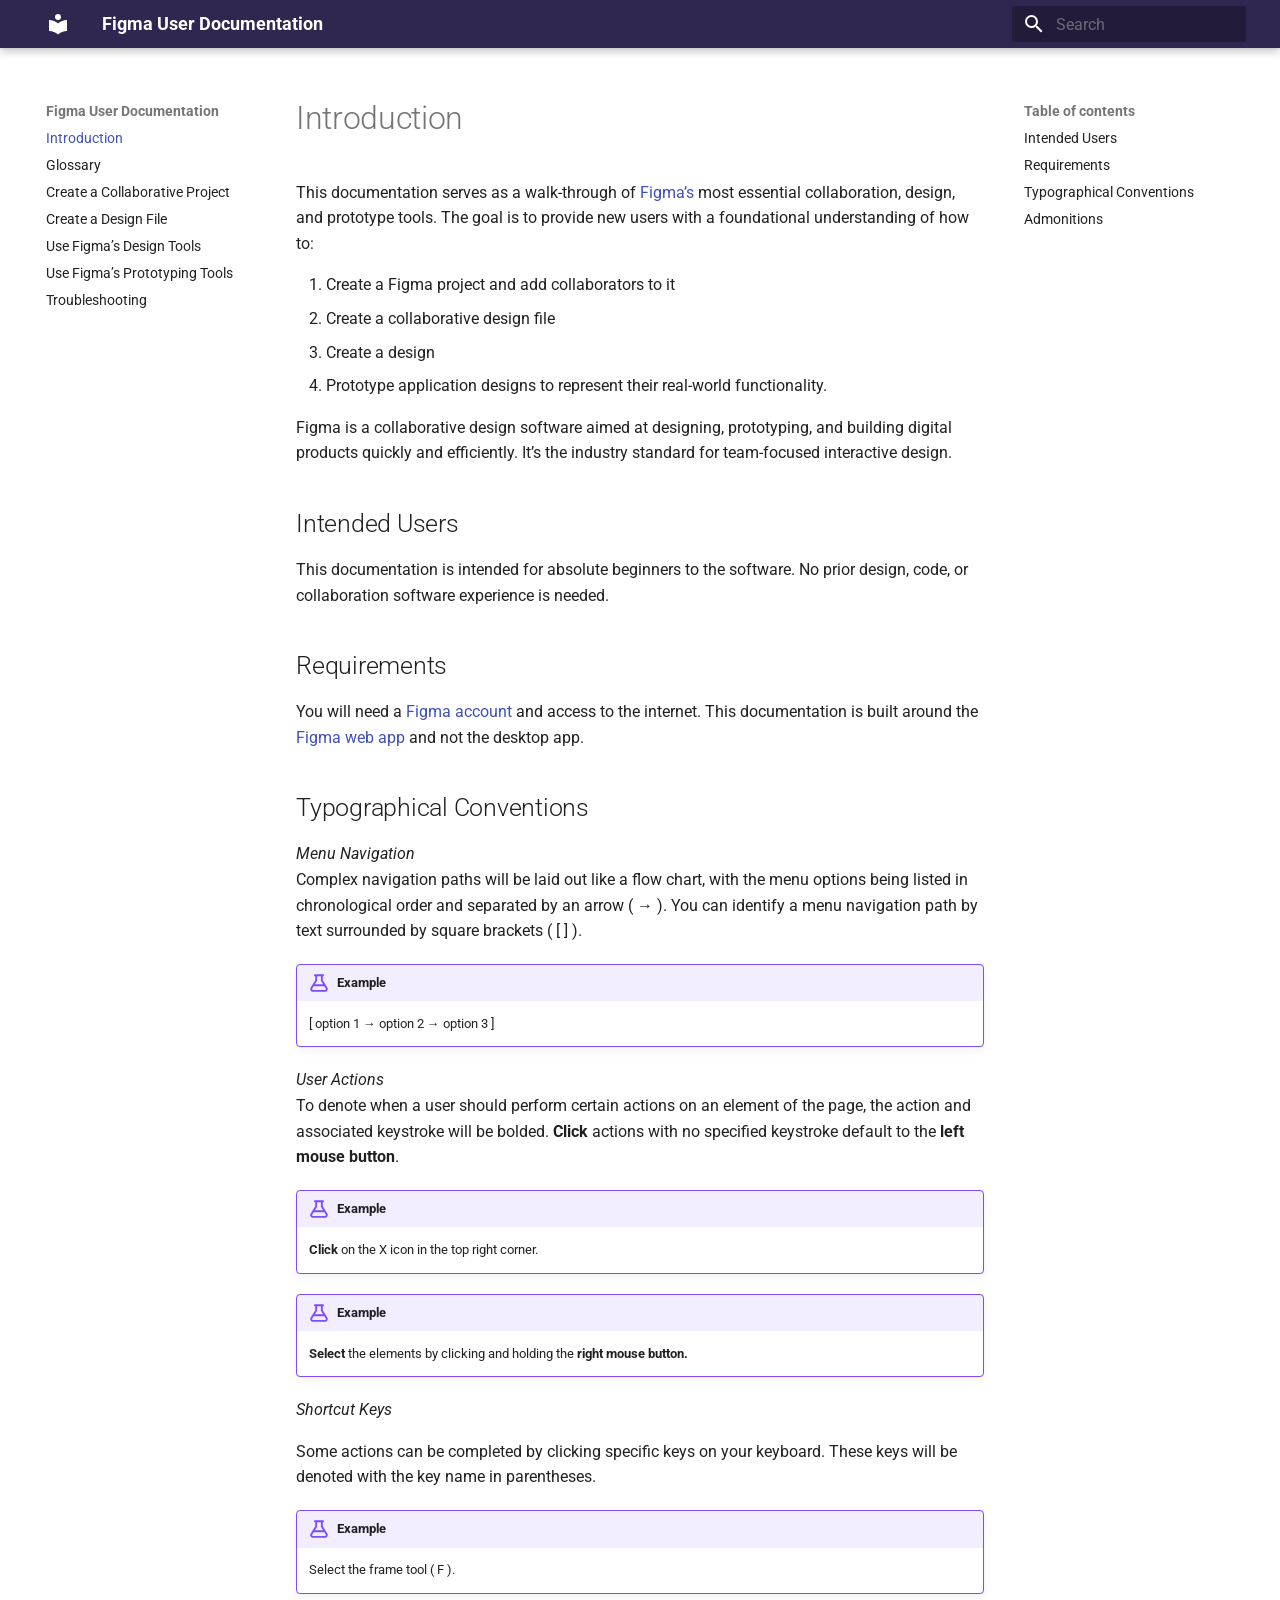
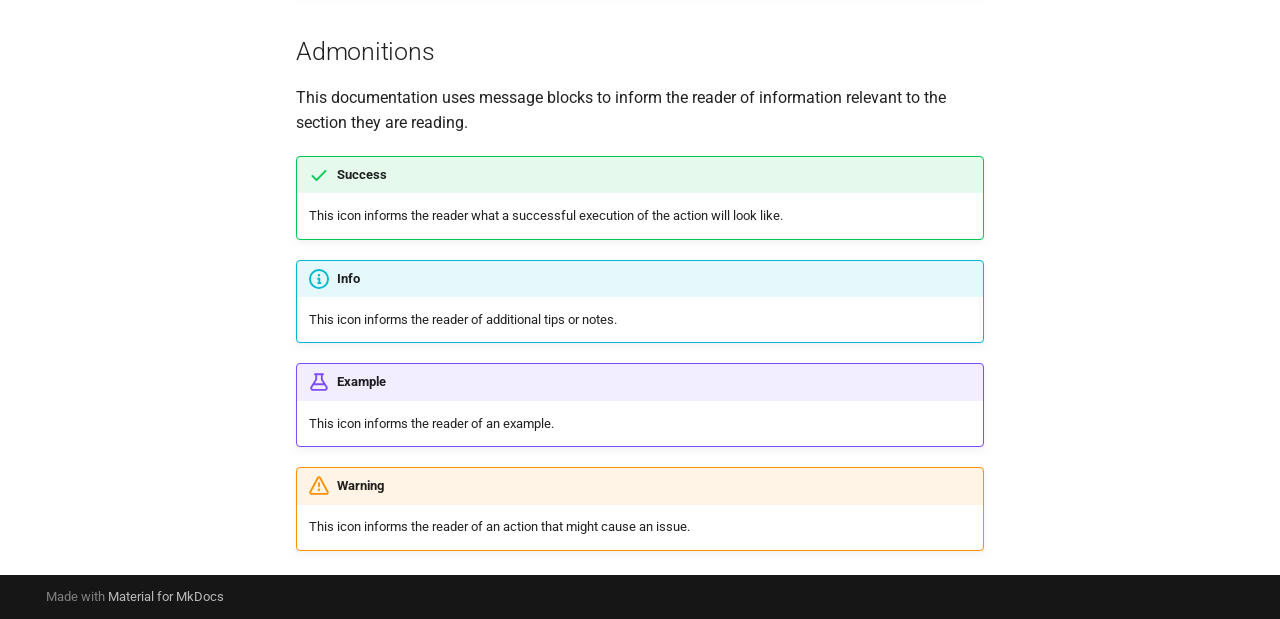
<file: index.html>
<!doctype html>
<html lang="en" class="no-js">
  <head>
    
      <meta charset="utf-8">
      <meta name="viewport" content="width=device-width,initial-scale=1">
      
      
      
        <link rel="canonical" href="https://sitename.example/">
      
      
      
        <link rel="next" href="glossary/">
      
      
        
      
      
      <link rel="icon" href="assets/images/favicon.png">
      <meta name="generator" content="mkdocs-1.6.1, mkdocs-material-9.7.6">
    
    
      
        <title>Figma User Documentation</title>
      
    
    
      <link rel="stylesheet" href="assets/stylesheets/main.484c7ddc.min.css">
      
      
  
  
    
      
      
    
  
    
      
      
    
  
    
      
      
    
  
    
      
      
    
  
    
      
      
    
  
  
  <style>:root{--md-admonition-icon--info:url('data:image/svg+xml;charset=utf-8,%3Csvg%20xmlns%3D%22http%3A//www.w3.org/2000/svg%22%20viewBox%3D%220%200%2016%2016%22%3E%3Cpath%20d%3D%22M0%208a8%208%200%201%201%2016%200A8%208%200%200%201%200%208m8-6.5a6.5%206.5%200%201%200%200%2013%206.5%206.5%200%200%200%200-13M6.5%207.75A.75.75%200%200%201%207.25%207h1a.75.75%200%200%201%20.75.75v2.75h.25a.75.75%200%200%201%200%201.5h-2a.75.75%200%200%201%200-1.5h.25v-2h-.25a.75.75%200%200%201-.75-.75M8%206a1%201%200%201%201%200-2%201%201%200%200%201%200%202%22/%3E%3C/svg%3E');--md-admonition-icon--success:url('data:image/svg+xml;charset=utf-8,%3Csvg%20xmlns%3D%22http%3A//www.w3.org/2000/svg%22%20viewBox%3D%220%200%2016%2016%22%3E%3Cpath%20d%3D%22M13.78%204.22a.75.75%200%200%201%200%201.06l-7.25%207.25a.75.75%200%200%201-1.06%200L2.22%209.28a.75.75%200%200%201%20.018-1.042.75.75%200%200%201%201.042-.018L6%2010.94l6.72-6.72a.75.75%200%200%201%201.06%200%22/%3E%3C/svg%3E');--md-admonition-icon--warning:url('data:image/svg+xml;charset=utf-8,%3Csvg%20xmlns%3D%22http%3A//www.w3.org/2000/svg%22%20viewBox%3D%220%200%2016%2016%22%3E%3Cpath%20d%3D%22M6.457%201.047c.659-1.234%202.427-1.234%203.086%200l6.082%2011.378A1.75%201.75%200%200%201%2014.082%2015H1.918a1.75%201.75%200%200%201-1.543-2.575Zm1.763.707a.25.25%200%200%200-.44%200L1.698%2013.132a.25.25%200%200%200%20.22.368h12.164a.25.25%200%200%200%20.22-.368Zm.53%203.996v2.5a.75.75%200%200%201-1.5%200v-2.5a.75.75%200%200%201%201.5%200M9%2011a1%201%200%201%201-2%200%201%201%200%200%201%202%200%22/%3E%3C/svg%3E');--md-admonition-icon--danger:url('data:image/svg+xml;charset=utf-8,%3Csvg%20xmlns%3D%22http%3A//www.w3.org/2000/svg%22%20viewBox%3D%220%200%2016%2016%22%3E%3Cpath%20d%3D%22M9.504.43a1.516%201.516%200%200%201%202.437%201.713L10.415%205.5h2.123c1.57%200%202.346%201.909%201.22%203.004l-7.34%207.142a1.25%201.25%200%200%201-.871.354h-.302a1.25%201.25%200%200%201-1.157-1.723L5.633%2010.5H3.462c-1.57%200-2.346-1.909-1.22-3.004zm1.047%201.074L3.286%208.571A.25.25%200%200%200%203.462%209H6.75a.75.75%200%200%201%20.694%201.034l-1.713%204.188%206.982-6.793A.25.25%200%200%200%2012.538%207H9.25a.75.75%200%200%201-.683-1.06l2.008-4.418.003-.006-.004-.009-.006-.006-.008-.001q-.005%200-.009.004%22/%3E%3C/svg%3E');--md-admonition-icon--example:url('data:image/svg+xml;charset=utf-8,%3Csvg%20xmlns%3D%22http%3A//www.w3.org/2000/svg%22%20viewBox%3D%220%200%2016%2016%22%3E%3Cpath%20d%3D%22M5%205.782V2.5h-.25a.75.75%200%200%201%200-1.5h6.5a.75.75%200%200%201%200%201.5H11v3.282l3.666%205.76C15.619%2013.04%2014.543%2015%2012.767%2015H3.233c-1.776%200-2.852-1.96-1.899-3.458Zm-2.4%206.565a.75.75%200%200%200%20.633%201.153h9.534a.75.75%200%200%200%20.633-1.153L12.225%2010.5h-8.45ZM9.5%202.5h-3V6c0%20.143-.04.283-.117.403L4.73%209h6.54L9.617%206.403A.75.75%200%200%201%209.5%206Z%22/%3E%3C/svg%3E');}</style>



    
    
      
    
    
      
        
        
        <link rel="preconnect" href="https://fonts.gstatic.com" crossorigin>
        <link rel="stylesheet" href="https://fonts.googleapis.com/css?family=Roboto:300,300i,400,400i,700,700i%7CRoboto+Mono:400,400i,700,700i&display=fallback">
        <style>:root{--md-text-font:"Roboto";--md-code-font:"Roboto Mono"}</style>
      
    
    
      <link rel="stylesheet" href="style.css">
    
    <script>__md_scope=new URL(".",location),__md_hash=e=>[...e].reduce(((e,_)=>(e<<5)-e+_.charCodeAt(0)),0),__md_get=(e,_=localStorage,t=__md_scope)=>JSON.parse(_.getItem(t.pathname+"."+e)),__md_set=(e,_,t=localStorage,a=__md_scope)=>{try{t.setItem(a.pathname+"."+e,JSON.stringify(_))}catch(e){}}</script>
    
      

    
    
  </head>
  
  
    <body dir="ltr">
  
    
    <input class="md-toggle" data-md-toggle="drawer" type="checkbox" id="__drawer" autocomplete="off">
    <input class="md-toggle" data-md-toggle="search" type="checkbox" id="__search" autocomplete="off">
    <label class="md-overlay" for="__drawer"></label>
    <div data-md-component="skip">
      
        
        <a href="#introduction" class="md-skip">
          Skip to content
        </a>
      
    </div>
    <div data-md-component="announce">
      
    </div>
    
    
      

  

<header class="md-header md-header--shadow" data-md-component="header">
  <nav class="md-header__inner md-grid" aria-label="Header">
    <a href="." title="Figma User Documentation" class="md-header__button md-logo" aria-label="Figma User Documentation" data-md-component="logo">
      
  
  <svg xmlns="http://www.w3.org/2000/svg" viewBox="0 0 24 24"><path d="M12 8a3 3 0 0 0 3-3 3 3 0 0 0-3-3 3 3 0 0 0-3 3 3 3 0 0 0 3 3m0 3.54C9.64 9.35 6.5 8 3 8v11c3.5 0 6.64 1.35 9 3.54 2.36-2.19 5.5-3.54 9-3.54V8c-3.5 0-6.64 1.35-9 3.54"/></svg>

    </a>
    <label class="md-header__button md-icon" for="__drawer">
      
      <svg xmlns="http://www.w3.org/2000/svg" viewBox="0 0 24 24"><path d="M3 6h18v2H3zm0 5h18v2H3zm0 5h18v2H3z"/></svg>
    </label>
    <div class="md-header__title" data-md-component="header-title">
      <div class="md-header__ellipsis">
        <div class="md-header__topic">
          <span class="md-ellipsis">
            Figma User Documentation
          </span>
        </div>
        <div class="md-header__topic" data-md-component="header-topic">
          <span class="md-ellipsis">
            
              Introduction
            
          </span>
        </div>
      </div>
    </div>
    
    
      <script>var palette=__md_get("__palette");if(palette&&palette.color){if("(prefers-color-scheme)"===palette.color.media){var media=matchMedia("(prefers-color-scheme: light)"),input=document.querySelector(media.matches?"[data-md-color-media='(prefers-color-scheme: light)']":"[data-md-color-media='(prefers-color-scheme: dark)']");palette.color.media=input.getAttribute("data-md-color-media"),palette.color.scheme=input.getAttribute("data-md-color-scheme"),palette.color.primary=input.getAttribute("data-md-color-primary"),palette.color.accent=input.getAttribute("data-md-color-accent")}for(var[key,value]of Object.entries(palette.color))document.body.setAttribute("data-md-color-"+key,value)}</script>
    
    
    
      
      
        <label class="md-header__button md-icon" for="__search">
          
          <svg xmlns="http://www.w3.org/2000/svg" viewBox="0 0 24 24"><path d="M9.5 3A6.5 6.5 0 0 1 16 9.5c0 1.61-.59 3.09-1.56 4.23l.27.27h.79l5 5-1.5 1.5-5-5v-.79l-.27-.27A6.52 6.52 0 0 1 9.5 16 6.5 6.5 0 0 1 3 9.5 6.5 6.5 0 0 1 9.5 3m0 2C7 5 5 7 5 9.5S7 14 9.5 14 14 12 14 9.5 12 5 9.5 5"/></svg>
        </label>
        <div class="md-search" data-md-component="search" role="dialog">
  <label class="md-search__overlay" for="__search"></label>
  <div class="md-search__inner" role="search">
    <form class="md-search__form" name="search">
      <input type="text" class="md-search__input" name="query" aria-label="Search" placeholder="Search" autocapitalize="off" autocorrect="off" autocomplete="off" spellcheck="false" data-md-component="search-query" required>
      <label class="md-search__icon md-icon" for="__search">
        
        <svg xmlns="http://www.w3.org/2000/svg" viewBox="0 0 24 24"><path d="M9.5 3A6.5 6.5 0 0 1 16 9.5c0 1.61-.59 3.09-1.56 4.23l.27.27h.79l5 5-1.5 1.5-5-5v-.79l-.27-.27A6.52 6.52 0 0 1 9.5 16 6.5 6.5 0 0 1 3 9.5 6.5 6.5 0 0 1 9.5 3m0 2C7 5 5 7 5 9.5S7 14 9.5 14 14 12 14 9.5 12 5 9.5 5"/></svg>
        
        <svg xmlns="http://www.w3.org/2000/svg" viewBox="0 0 24 24"><path d="M20 11v2H8l5.5 5.5-1.42 1.42L4.16 12l7.92-7.92L13.5 5.5 8 11z"/></svg>
      </label>
      <nav class="md-search__options" aria-label="Search">
        
        <button type="reset" class="md-search__icon md-icon" title="Clear" aria-label="Clear" tabindex="-1">
          
          <svg xmlns="http://www.w3.org/2000/svg" viewBox="0 0 24 24"><path d="M19 6.41 17.59 5 12 10.59 6.41 5 5 6.41 10.59 12 5 17.59 6.41 19 12 13.41 17.59 19 19 17.59 13.41 12z"/></svg>
        </button>
      </nav>
      
    </form>
    <div class="md-search__output">
      <div class="md-search__scrollwrap" tabindex="0" data-md-scrollfix>
        <div class="md-search-result" data-md-component="search-result">
          <div class="md-search-result__meta">
            Initializing search
          </div>
          <ol class="md-search-result__list" role="presentation"></ol>
        </div>
      </div>
    </div>
  </div>
</div>
      
    
    
  </nav>
  
</header>
    
    <div class="md-container" data-md-component="container">
      
      
        
          
        
      
      <main class="md-main" data-md-component="main">
        <div class="md-main__inner md-grid">
          
            
              
              <div class="md-sidebar md-sidebar--primary" data-md-component="sidebar" data-md-type="navigation" >
                <div class="md-sidebar__scrollwrap">
                  <div class="md-sidebar__inner">
                    



<nav class="md-nav md-nav--primary" aria-label="Navigation" data-md-level="0">
  <label class="md-nav__title" for="__drawer">
    <a href="." title="Figma User Documentation" class="md-nav__button md-logo" aria-label="Figma User Documentation" data-md-component="logo">
      
  
  <svg xmlns="http://www.w3.org/2000/svg" viewBox="0 0 24 24"><path d="M12 8a3 3 0 0 0 3-3 3 3 0 0 0-3-3 3 3 0 0 0-3 3 3 3 0 0 0 3 3m0 3.54C9.64 9.35 6.5 8 3 8v11c3.5 0 6.64 1.35 9 3.54 2.36-2.19 5.5-3.54 9-3.54V8c-3.5 0-6.64 1.35-9 3.54"/></svg>

    </a>
    Figma User Documentation
  </label>
  
  <ul class="md-nav__list" data-md-scrollfix>
    
      
      
  
  
    
  
  
  
    <li class="md-nav__item md-nav__item--active">
      
      <input class="md-nav__toggle md-toggle" type="checkbox" id="__toc">
      
      
        
      
      
        <label class="md-nav__link md-nav__link--active" for="__toc">
          
  
  
  <span class="md-ellipsis">
    
  
    Introduction
  

    
  </span>
  
  

          <span class="md-nav__icon md-icon"></span>
        </label>
      
      <a href="." class="md-nav__link md-nav__link--active">
        
  
  
  <span class="md-ellipsis">
    
  
    Introduction
  

    
  </span>
  
  

      </a>
      
        

<nav class="md-nav md-nav--secondary" aria-label="Table of contents">
  
  
  
    
  
  
    <label class="md-nav__title" for="__toc">
      <span class="md-nav__icon md-icon"></span>
      Table of contents
    </label>
    <ul class="md-nav__list" data-md-component="toc" data-md-scrollfix>
      
        <li class="md-nav__item">
  <a href="#intended-users" class="md-nav__link">
    <span class="md-ellipsis">
      
        Intended Users
      
    </span>
  </a>
  
</li>
      
        <li class="md-nav__item">
  <a href="#requirements" class="md-nav__link">
    <span class="md-ellipsis">
      
        Requirements
      
    </span>
  </a>
  
</li>
      
        <li class="md-nav__item">
  <a href="#typographical-conventions" class="md-nav__link">
    <span class="md-ellipsis">
      
        Typographical Conventions
      
    </span>
  </a>
  
</li>
      
        <li class="md-nav__item">
  <a href="#admonitions" class="md-nav__link">
    <span class="md-ellipsis">
      
        Admonitions
      
    </span>
  </a>
  
</li>
      
    </ul>
  
</nav>
      
    </li>
  

    
      
      
  
  
  
  
    <li class="md-nav__item">
      <a href="glossary/" class="md-nav__link">
        
  
  
  <span class="md-ellipsis">
    
  
    Glossary
  

    
  </span>
  
  

      </a>
    </li>
  

    
      
      
  
  
  
  
    <li class="md-nav__item">
      <a href="task1/" class="md-nav__link">
        
  
  
  <span class="md-ellipsis">
    
  
    Create a Collaborative Project
  

    
  </span>
  
  

      </a>
    </li>
  

    
      
      
  
  
  
  
    <li class="md-nav__item">
      <a href="task2/" class="md-nav__link">
        
  
  
  <span class="md-ellipsis">
    
  
    Create a Design File
  

    
  </span>
  
  

      </a>
    </li>
  

    
      
      
  
  
  
  
    <li class="md-nav__item">
      <a href="task3/" class="md-nav__link">
        
  
  
  <span class="md-ellipsis">
    
  
    Use Figma’s Design Tools
  

    
  </span>
  
  

      </a>
    </li>
  

    
      
      
  
  
  
  
    <li class="md-nav__item">
      <a href="task4/" class="md-nav__link">
        
  
  
  <span class="md-ellipsis">
    
  
    Use Figma’s Prototyping Tools
  

    
  </span>
  
  

      </a>
    </li>
  

    
      
      
  
  
  
  
    <li class="md-nav__item">
      <a href="troubleshooting/" class="md-nav__link">
        
  
  
  <span class="md-ellipsis">
    
  
    Troubleshooting
  

    
  </span>
  
  

      </a>
    </li>
  

    
  </ul>
</nav>
                  </div>
                </div>
              </div>
            
            
              
              <div class="md-sidebar md-sidebar--secondary" data-md-component="sidebar" data-md-type="toc" >
                <div class="md-sidebar__scrollwrap">
                  <div class="md-sidebar__inner">
                    

<nav class="md-nav md-nav--secondary" aria-label="Table of contents">
  
  
  
    
  
  
    <label class="md-nav__title" for="__toc">
      <span class="md-nav__icon md-icon"></span>
      Table of contents
    </label>
    <ul class="md-nav__list" data-md-component="toc" data-md-scrollfix>
      
        <li class="md-nav__item">
  <a href="#intended-users" class="md-nav__link">
    <span class="md-ellipsis">
      
        Intended Users
      
    </span>
  </a>
  
</li>
      
        <li class="md-nav__item">
  <a href="#requirements" class="md-nav__link">
    <span class="md-ellipsis">
      
        Requirements
      
    </span>
  </a>
  
</li>
      
        <li class="md-nav__item">
  <a href="#typographical-conventions" class="md-nav__link">
    <span class="md-ellipsis">
      
        Typographical Conventions
      
    </span>
  </a>
  
</li>
      
        <li class="md-nav__item">
  <a href="#admonitions" class="md-nav__link">
    <span class="md-ellipsis">
      
        Admonitions
      
    </span>
  </a>
  
</li>
      
    </ul>
  
</nav>
                  </div>
                </div>
              </div>
            
          
          
            <div class="md-content" data-md-component="content">
              
              <article class="md-content__inner md-typeset">
                
                  



<h1 id="introduction">Introduction</h1>
<p>This documentation serves as a walk-through of <a href="glossary/">Figma’s</a> most essential collaboration, design, and prototype tools. The goal is to provide new users with a foundational understanding of how to:</p>
<ol>
<li>Create a Figma project and add collaborators to it</li>
<li>Create a collaborative design file</li>
<li>Create a design</li>
<li>Prototype application designs to represent their real-world functionality.</li>
</ol>
<p>Figma is a collaborative design software aimed at designing, prototyping, and building digital products quickly and efficiently. It’s the industry standard for team-focused interactive design.</p>
<h2 id="intended-users">Intended Users</h2>
<p>This documentation is intended for absolute beginners to the software. No prior design, code, or collaboration software experience is needed.</p>
<h2 id="requirements">Requirements</h2>
<p>You will need a <a href="https://www.figma.com/login">Figma account</a> and access to the internet. This documentation is built around the <a href="https://www.figma.com/">Figma web app</a> and not the desktop app.</p>
<h2 id="typographical-conventions">Typographical Conventions</h2>
<p><em>Menu Navigation</em><br />
Complex navigation paths will be laid out like a flow chart, with the menu options being listed in chronological order and separated by an arrow ( → ). You can identify a menu navigation path by text surrounded by square brackets ( [ ] ).</p>
<div class="admonition example">
<p class="admonition-title">Example</p>
<p>[ option 1 → option 2 → option 3 ]</p>
</div>
<p><em>User Actions</em><br />
To denote when a user should perform certain actions on an element of the page, the action and associated keystroke will be bolded. <strong>Click</strong> actions with no specified keystroke default to the <strong>left mouse button</strong>.</p>
<div class="admonition example">
<p class="admonition-title">Example</p>
<p><strong>Click</strong> on the X icon in the top right corner.</p>
</div>
<div class="admonition example">
<p class="admonition-title">Example</p>
<p><strong>Select</strong> the elements by clicking and holding the <strong>right mouse button.</strong></p>
</div>
<p><em>Shortcut Keys</em></p>
<p>Some actions can be completed by clicking specific keys on your keyboard. These keys will be denoted with the key name in parentheses.</p>
<div class="admonition example">
<p class="admonition-title">Example</p>
<p>Select the frame tool ( F ).</p>
</div>
<h2 id="admonitions">Admonitions</h2>
<p>This documentation uses message blocks to inform the reader of information relevant to the section they are reading.</p>
<div class="admonition success">
<p class="admonition-title">Success</p>
<p>This icon informs the reader what a successful execution of the action will look like.</p>
</div>
<div class="admonition info">
<p class="admonition-title">Info</p>
<p>This icon informs the reader of additional tips or notes.</p>
</div>
<div class="admonition example">
<p class="admonition-title">Example</p>
<p>This icon informs the reader of an example.</p>
</div>
<div class="admonition warning">
<p class="admonition-title">Warning</p>
<p>This icon informs the reader of an action that might cause an issue.</p>
</div>












                
              </article>
            </div>
          
          
<script>var target=document.getElementById(location.hash.slice(1));target&&target.name&&(target.checked=target.name.startsWith("__tabbed_"))</script>
        </div>
        
      </main>
      
        <footer class="md-footer">
  
  <div class="md-footer-meta md-typeset">
    <div class="md-footer-meta__inner md-grid">
      <div class="md-copyright">
  
  
    Made with
    <a href="https://squidfunk.github.io/mkdocs-material/" target="_blank" rel="noopener">
      Material for MkDocs
    </a>
  
</div>
      
    </div>
  </div>
</footer>
      
    </div>
    <div class="md-dialog" data-md-component="dialog">
      <div class="md-dialog__inner md-typeset"></div>
    </div>
    
    
    
      
      
      <script id="__config" type="application/json">{"annotate": null, "base": ".", "features": [], "search": "assets/javascripts/workers/search.2c215733.min.js", "tags": null, "translations": {"clipboard.copied": "Copied to clipboard", "clipboard.copy": "Copy to clipboard", "search.result.more.one": "1 more on this page", "search.result.more.other": "# more on this page", "search.result.none": "No matching documents", "search.result.one": "1 matching document", "search.result.other": "# matching documents", "search.result.placeholder": "Type to start searching", "search.result.term.missing": "Missing", "select.version": "Select version"}, "version": null}</script>
    
    
      <script src="assets/javascripts/bundle.79ae519e.min.js"></script>
      
    
  </body>
</html>
</file>
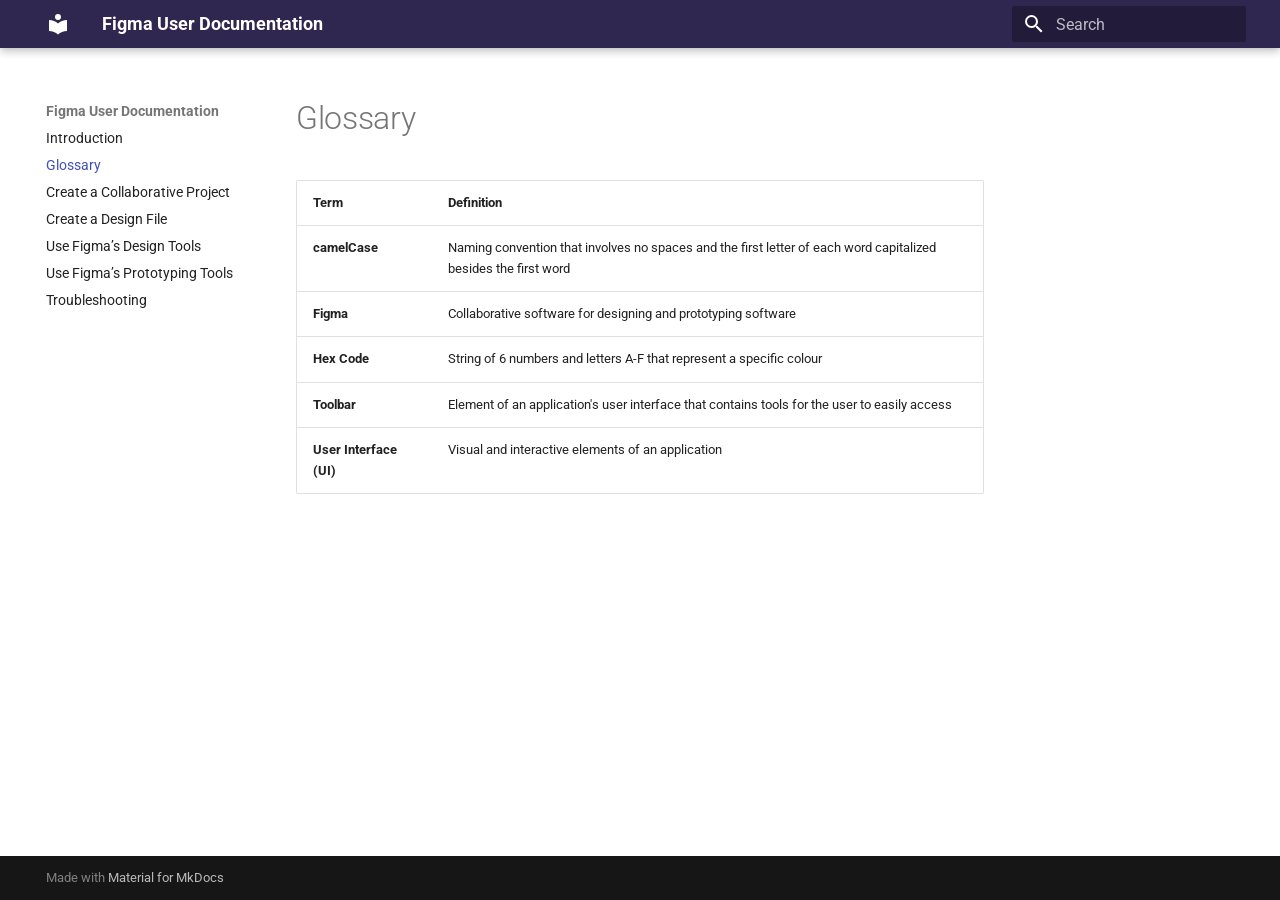
<file: glossary/index.html>
<!doctype html>
<html lang="en" class="no-js">
  <head>
    
      <meta charset="utf-8">
      <meta name="viewport" content="width=device-width,initial-scale=1">
      
      
      
        <link rel="canonical" href="https://sitename.example/glossary/">
      
      
        <link rel="prev" href="..">
      
      
        <link rel="next" href="../task1/">
      
      
        
      
      
      <link rel="icon" href="../assets/images/favicon.png">
      <meta name="generator" content="mkdocs-1.6.1, mkdocs-material-9.7.6">
    
    
      
        <title>Glossary - Figma User Documentation</title>
      
    
    
      <link rel="stylesheet" href="../assets/stylesheets/main.484c7ddc.min.css">
      
      
  
  
    
      
      
    
  
    
      
      
    
  
    
      
      
    
  
    
      
      
    
  
    
      
      
    
  
  
  <style>:root{--md-admonition-icon--info:url('data:image/svg+xml;charset=utf-8,%3Csvg%20xmlns%3D%22http%3A//www.w3.org/2000/svg%22%20viewBox%3D%220%200%2016%2016%22%3E%3Cpath%20d%3D%22M0%208a8%208%200%201%201%2016%200A8%208%200%200%201%200%208m8-6.5a6.5%206.5%200%201%200%200%2013%206.5%206.5%200%200%200%200-13M6.5%207.75A.75.75%200%200%201%207.25%207h1a.75.75%200%200%201%20.75.75v2.75h.25a.75.75%200%200%201%200%201.5h-2a.75.75%200%200%201%200-1.5h.25v-2h-.25a.75.75%200%200%201-.75-.75M8%206a1%201%200%201%201%200-2%201%201%200%200%201%200%202%22/%3E%3C/svg%3E');--md-admonition-icon--success:url('data:image/svg+xml;charset=utf-8,%3Csvg%20xmlns%3D%22http%3A//www.w3.org/2000/svg%22%20viewBox%3D%220%200%2016%2016%22%3E%3Cpath%20d%3D%22M13.78%204.22a.75.75%200%200%201%200%201.06l-7.25%207.25a.75.75%200%200%201-1.06%200L2.22%209.28a.75.75%200%200%201%20.018-1.042.75.75%200%200%201%201.042-.018L6%2010.94l6.72-6.72a.75.75%200%200%201%201.06%200%22/%3E%3C/svg%3E');--md-admonition-icon--warning:url('data:image/svg+xml;charset=utf-8,%3Csvg%20xmlns%3D%22http%3A//www.w3.org/2000/svg%22%20viewBox%3D%220%200%2016%2016%22%3E%3Cpath%20d%3D%22M6.457%201.047c.659-1.234%202.427-1.234%203.086%200l6.082%2011.378A1.75%201.75%200%200%201%2014.082%2015H1.918a1.75%201.75%200%200%201-1.543-2.575Zm1.763.707a.25.25%200%200%200-.44%200L1.698%2013.132a.25.25%200%200%200%20.22.368h12.164a.25.25%200%200%200%20.22-.368Zm.53%203.996v2.5a.75.75%200%200%201-1.5%200v-2.5a.75.75%200%200%201%201.5%200M9%2011a1%201%200%201%201-2%200%201%201%200%200%201%202%200%22/%3E%3C/svg%3E');--md-admonition-icon--danger:url('data:image/svg+xml;charset=utf-8,%3Csvg%20xmlns%3D%22http%3A//www.w3.org/2000/svg%22%20viewBox%3D%220%200%2016%2016%22%3E%3Cpath%20d%3D%22M9.504.43a1.516%201.516%200%200%201%202.437%201.713L10.415%205.5h2.123c1.57%200%202.346%201.909%201.22%203.004l-7.34%207.142a1.25%201.25%200%200%201-.871.354h-.302a1.25%201.25%200%200%201-1.157-1.723L5.633%2010.5H3.462c-1.57%200-2.346-1.909-1.22-3.004zm1.047%201.074L3.286%208.571A.25.25%200%200%200%203.462%209H6.75a.75.75%200%200%201%20.694%201.034l-1.713%204.188%206.982-6.793A.25.25%200%200%200%2012.538%207H9.25a.75.75%200%200%201-.683-1.06l2.008-4.418.003-.006-.004-.009-.006-.006-.008-.001q-.005%200-.009.004%22/%3E%3C/svg%3E');--md-admonition-icon--example:url('data:image/svg+xml;charset=utf-8,%3Csvg%20xmlns%3D%22http%3A//www.w3.org/2000/svg%22%20viewBox%3D%220%200%2016%2016%22%3E%3Cpath%20d%3D%22M5%205.782V2.5h-.25a.75.75%200%200%201%200-1.5h6.5a.75.75%200%200%201%200%201.5H11v3.282l3.666%205.76C15.619%2013.04%2014.543%2015%2012.767%2015H3.233c-1.776%200-2.852-1.96-1.899-3.458Zm-2.4%206.565a.75.75%200%200%200%20.633%201.153h9.534a.75.75%200%200%200%20.633-1.153L12.225%2010.5h-8.45ZM9.5%202.5h-3V6c0%20.143-.04.283-.117.403L4.73%209h6.54L9.617%206.403A.75.75%200%200%201%209.5%206Z%22/%3E%3C/svg%3E');}</style>



    
    
      
    
    
      
        
        
        <link rel="preconnect" href="https://fonts.gstatic.com" crossorigin>
        <link rel="stylesheet" href="https://fonts.googleapis.com/css?family=Roboto:300,300i,400,400i,700,700i%7CRoboto+Mono:400,400i,700,700i&display=fallback">
        <style>:root{--md-text-font:"Roboto";--md-code-font:"Roboto Mono"}</style>
      
    
    
      <link rel="stylesheet" href="../style.css">
    
    <script>__md_scope=new URL("..",location),__md_hash=e=>[...e].reduce(((e,_)=>(e<<5)-e+_.charCodeAt(0)),0),__md_get=(e,_=localStorage,t=__md_scope)=>JSON.parse(_.getItem(t.pathname+"."+e)),__md_set=(e,_,t=localStorage,a=__md_scope)=>{try{t.setItem(a.pathname+"."+e,JSON.stringify(_))}catch(e){}}</script>
    
      

    
    
  </head>
  
  
    <body dir="ltr">
  
    
    <input class="md-toggle" data-md-toggle="drawer" type="checkbox" id="__drawer" autocomplete="off">
    <input class="md-toggle" data-md-toggle="search" type="checkbox" id="__search" autocomplete="off">
    <label class="md-overlay" for="__drawer"></label>
    <div data-md-component="skip">
      
        
        <a href="#glossary" class="md-skip">
          Skip to content
        </a>
      
    </div>
    <div data-md-component="announce">
      
    </div>
    
    
      

  

<header class="md-header md-header--shadow" data-md-component="header">
  <nav class="md-header__inner md-grid" aria-label="Header">
    <a href=".." title="Figma User Documentation" class="md-header__button md-logo" aria-label="Figma User Documentation" data-md-component="logo">
      
  
  <svg xmlns="http://www.w3.org/2000/svg" viewBox="0 0 24 24"><path d="M12 8a3 3 0 0 0 3-3 3 3 0 0 0-3-3 3 3 0 0 0-3 3 3 3 0 0 0 3 3m0 3.54C9.64 9.35 6.5 8 3 8v11c3.5 0 6.64 1.35 9 3.54 2.36-2.19 5.5-3.54 9-3.54V8c-3.5 0-6.64 1.35-9 3.54"/></svg>

    </a>
    <label class="md-header__button md-icon" for="__drawer">
      
      <svg xmlns="http://www.w3.org/2000/svg" viewBox="0 0 24 24"><path d="M3 6h18v2H3zm0 5h18v2H3zm0 5h18v2H3z"/></svg>
    </label>
    <div class="md-header__title" data-md-component="header-title">
      <div class="md-header__ellipsis">
        <div class="md-header__topic">
          <span class="md-ellipsis">
            Figma User Documentation
          </span>
        </div>
        <div class="md-header__topic" data-md-component="header-topic">
          <span class="md-ellipsis">
            
              Glossary
            
          </span>
        </div>
      </div>
    </div>
    
    
      <script>var palette=__md_get("__palette");if(palette&&palette.color){if("(prefers-color-scheme)"===palette.color.media){var media=matchMedia("(prefers-color-scheme: light)"),input=document.querySelector(media.matches?"[data-md-color-media='(prefers-color-scheme: light)']":"[data-md-color-media='(prefers-color-scheme: dark)']");palette.color.media=input.getAttribute("data-md-color-media"),palette.color.scheme=input.getAttribute("data-md-color-scheme"),palette.color.primary=input.getAttribute("data-md-color-primary"),palette.color.accent=input.getAttribute("data-md-color-accent")}for(var[key,value]of Object.entries(palette.color))document.body.setAttribute("data-md-color-"+key,value)}</script>
    
    
    
      
      
        <label class="md-header__button md-icon" for="__search">
          
          <svg xmlns="http://www.w3.org/2000/svg" viewBox="0 0 24 24"><path d="M9.5 3A6.5 6.5 0 0 1 16 9.5c0 1.61-.59 3.09-1.56 4.23l.27.27h.79l5 5-1.5 1.5-5-5v-.79l-.27-.27A6.52 6.52 0 0 1 9.5 16 6.5 6.5 0 0 1 3 9.5 6.5 6.5 0 0 1 9.5 3m0 2C7 5 5 7 5 9.5S7 14 9.5 14 14 12 14 9.5 12 5 9.5 5"/></svg>
        </label>
        <div class="md-search" data-md-component="search" role="dialog">
  <label class="md-search__overlay" for="__search"></label>
  <div class="md-search__inner" role="search">
    <form class="md-search__form" name="search">
      <input type="text" class="md-search__input" name="query" aria-label="Search" placeholder="Search" autocapitalize="off" autocorrect="off" autocomplete="off" spellcheck="false" data-md-component="search-query" required>
      <label class="md-search__icon md-icon" for="__search">
        
        <svg xmlns="http://www.w3.org/2000/svg" viewBox="0 0 24 24"><path d="M9.5 3A6.5 6.5 0 0 1 16 9.5c0 1.61-.59 3.09-1.56 4.23l.27.27h.79l5 5-1.5 1.5-5-5v-.79l-.27-.27A6.52 6.52 0 0 1 9.5 16 6.5 6.5 0 0 1 3 9.5 6.5 6.5 0 0 1 9.5 3m0 2C7 5 5 7 5 9.5S7 14 9.5 14 14 12 14 9.5 12 5 9.5 5"/></svg>
        
        <svg xmlns="http://www.w3.org/2000/svg" viewBox="0 0 24 24"><path d="M20 11v2H8l5.5 5.5-1.42 1.42L4.16 12l7.92-7.92L13.5 5.5 8 11z"/></svg>
      </label>
      <nav class="md-search__options" aria-label="Search">
        
        <button type="reset" class="md-search__icon md-icon" title="Clear" aria-label="Clear" tabindex="-1">
          
          <svg xmlns="http://www.w3.org/2000/svg" viewBox="0 0 24 24"><path d="M19 6.41 17.59 5 12 10.59 6.41 5 5 6.41 10.59 12 5 17.59 6.41 19 12 13.41 17.59 19 19 17.59 13.41 12z"/></svg>
        </button>
      </nav>
      
    </form>
    <div class="md-search__output">
      <div class="md-search__scrollwrap" tabindex="0" data-md-scrollfix>
        <div class="md-search-result" data-md-component="search-result">
          <div class="md-search-result__meta">
            Initializing search
          </div>
          <ol class="md-search-result__list" role="presentation"></ol>
        </div>
      </div>
    </div>
  </div>
</div>
      
    
    
  </nav>
  
</header>
    
    <div class="md-container" data-md-component="container">
      
      
        
          
        
      
      <main class="md-main" data-md-component="main">
        <div class="md-main__inner md-grid">
          
            
              
              <div class="md-sidebar md-sidebar--primary" data-md-component="sidebar" data-md-type="navigation" >
                <div class="md-sidebar__scrollwrap">
                  <div class="md-sidebar__inner">
                    



<nav class="md-nav md-nav--primary" aria-label="Navigation" data-md-level="0">
  <label class="md-nav__title" for="__drawer">
    <a href=".." title="Figma User Documentation" class="md-nav__button md-logo" aria-label="Figma User Documentation" data-md-component="logo">
      
  
  <svg xmlns="http://www.w3.org/2000/svg" viewBox="0 0 24 24"><path d="M12 8a3 3 0 0 0 3-3 3 3 0 0 0-3-3 3 3 0 0 0-3 3 3 3 0 0 0 3 3m0 3.54C9.64 9.35 6.5 8 3 8v11c3.5 0 6.64 1.35 9 3.54 2.36-2.19 5.5-3.54 9-3.54V8c-3.5 0-6.64 1.35-9 3.54"/></svg>

    </a>
    Figma User Documentation
  </label>
  
  <ul class="md-nav__list" data-md-scrollfix>
    
      
      
  
  
  
  
    <li class="md-nav__item">
      <a href=".." class="md-nav__link">
        
  
  
  <span class="md-ellipsis">
    
  
    Introduction
  

    
  </span>
  
  

      </a>
    </li>
  

    
      
      
  
  
    
  
  
  
    <li class="md-nav__item md-nav__item--active">
      
      <input class="md-nav__toggle md-toggle" type="checkbox" id="__toc">
      
      
        
      
      
      <a href="./" class="md-nav__link md-nav__link--active">
        
  
  
  <span class="md-ellipsis">
    
  
    Glossary
  

    
  </span>
  
  

      </a>
      
    </li>
  

    
      
      
  
  
  
  
    <li class="md-nav__item">
      <a href="../task1/" class="md-nav__link">
        
  
  
  <span class="md-ellipsis">
    
  
    Create a Collaborative Project
  

    
  </span>
  
  

      </a>
    </li>
  

    
      
      
  
  
  
  
    <li class="md-nav__item">
      <a href="../task2/" class="md-nav__link">
        
  
  
  <span class="md-ellipsis">
    
  
    Create a Design File
  

    
  </span>
  
  

      </a>
    </li>
  

    
      
      
  
  
  
  
    <li class="md-nav__item">
      <a href="../task3/" class="md-nav__link">
        
  
  
  <span class="md-ellipsis">
    
  
    Use Figma’s Design Tools
  

    
  </span>
  
  

      </a>
    </li>
  

    
      
      
  
  
  
  
    <li class="md-nav__item">
      <a href="../task4/" class="md-nav__link">
        
  
  
  <span class="md-ellipsis">
    
  
    Use Figma’s Prototyping Tools
  

    
  </span>
  
  

      </a>
    </li>
  

    
      
      
  
  
  
  
    <li class="md-nav__item">
      <a href="../troubleshooting/" class="md-nav__link">
        
  
  
  <span class="md-ellipsis">
    
  
    Troubleshooting
  

    
  </span>
  
  

      </a>
    </li>
  

    
  </ul>
</nav>
                  </div>
                </div>
              </div>
            
            
              
              <div class="md-sidebar md-sidebar--secondary" data-md-component="sidebar" data-md-type="toc" >
                <div class="md-sidebar__scrollwrap">
                  <div class="md-sidebar__inner">
                    

<nav class="md-nav md-nav--secondary" aria-label="Table of contents">
  
  
  
    
  
  
</nav>
                  </div>
                </div>
              </div>
            
          
          
            <div class="md-content" data-md-component="content">
              
              <article class="md-content__inner md-typeset">
                
                  



<h1 id="glossary">Glossary</h1>
<table>
<thead>
<tr>
<th>Term</th>
<th>Definition</th>
</tr>
</thead>
<tbody>
<tr>
<td><strong>camelCase</strong></td>
<td>Naming convention that involves no spaces and the first letter of each word capitalized besides the first word</td>
</tr>
<tr>
<td><strong>Figma</strong></td>
<td>Collaborative software for designing and prototyping software</td>
</tr>
<tr>
<td><strong>Hex Code</strong></td>
<td>String of 6 numbers and letters A-F that represent a specific colour</td>
</tr>
<tr>
<td><strong>Toolbar</strong></td>
<td>Element of an application's user interface that contains tools for the user to easily access</td>
</tr>
<tr>
<td><strong>User Interface (UI)</strong></td>
<td>Visual and interactive elements of an application</td>
</tr>
</tbody>
</table>












                
              </article>
            </div>
          
          
<script>var target=document.getElementById(location.hash.slice(1));target&&target.name&&(target.checked=target.name.startsWith("__tabbed_"))</script>
        </div>
        
      </main>
      
        <footer class="md-footer">
  
  <div class="md-footer-meta md-typeset">
    <div class="md-footer-meta__inner md-grid">
      <div class="md-copyright">
  
  
    Made with
    <a href="https://squidfunk.github.io/mkdocs-material/" target="_blank" rel="noopener">
      Material for MkDocs
    </a>
  
</div>
      
    </div>
  </div>
</footer>
      
    </div>
    <div class="md-dialog" data-md-component="dialog">
      <div class="md-dialog__inner md-typeset"></div>
    </div>
    
    
    
      
      
      <script id="__config" type="application/json">{"annotate": null, "base": "..", "features": [], "search": "../assets/javascripts/workers/search.2c215733.min.js", "tags": null, "translations": {"clipboard.copied": "Copied to clipboard", "clipboard.copy": "Copy to clipboard", "search.result.more.one": "1 more on this page", "search.result.more.other": "# more on this page", "search.result.none": "No matching documents", "search.result.one": "1 matching document", "search.result.other": "# matching documents", "search.result.placeholder": "Type to start searching", "search.result.term.missing": "Missing", "select.version": "Select version"}, "version": null}</script>
    
    
      <script src="../assets/javascripts/bundle.79ae519e.min.js"></script>
      
    
  </body>
</html>
</file>
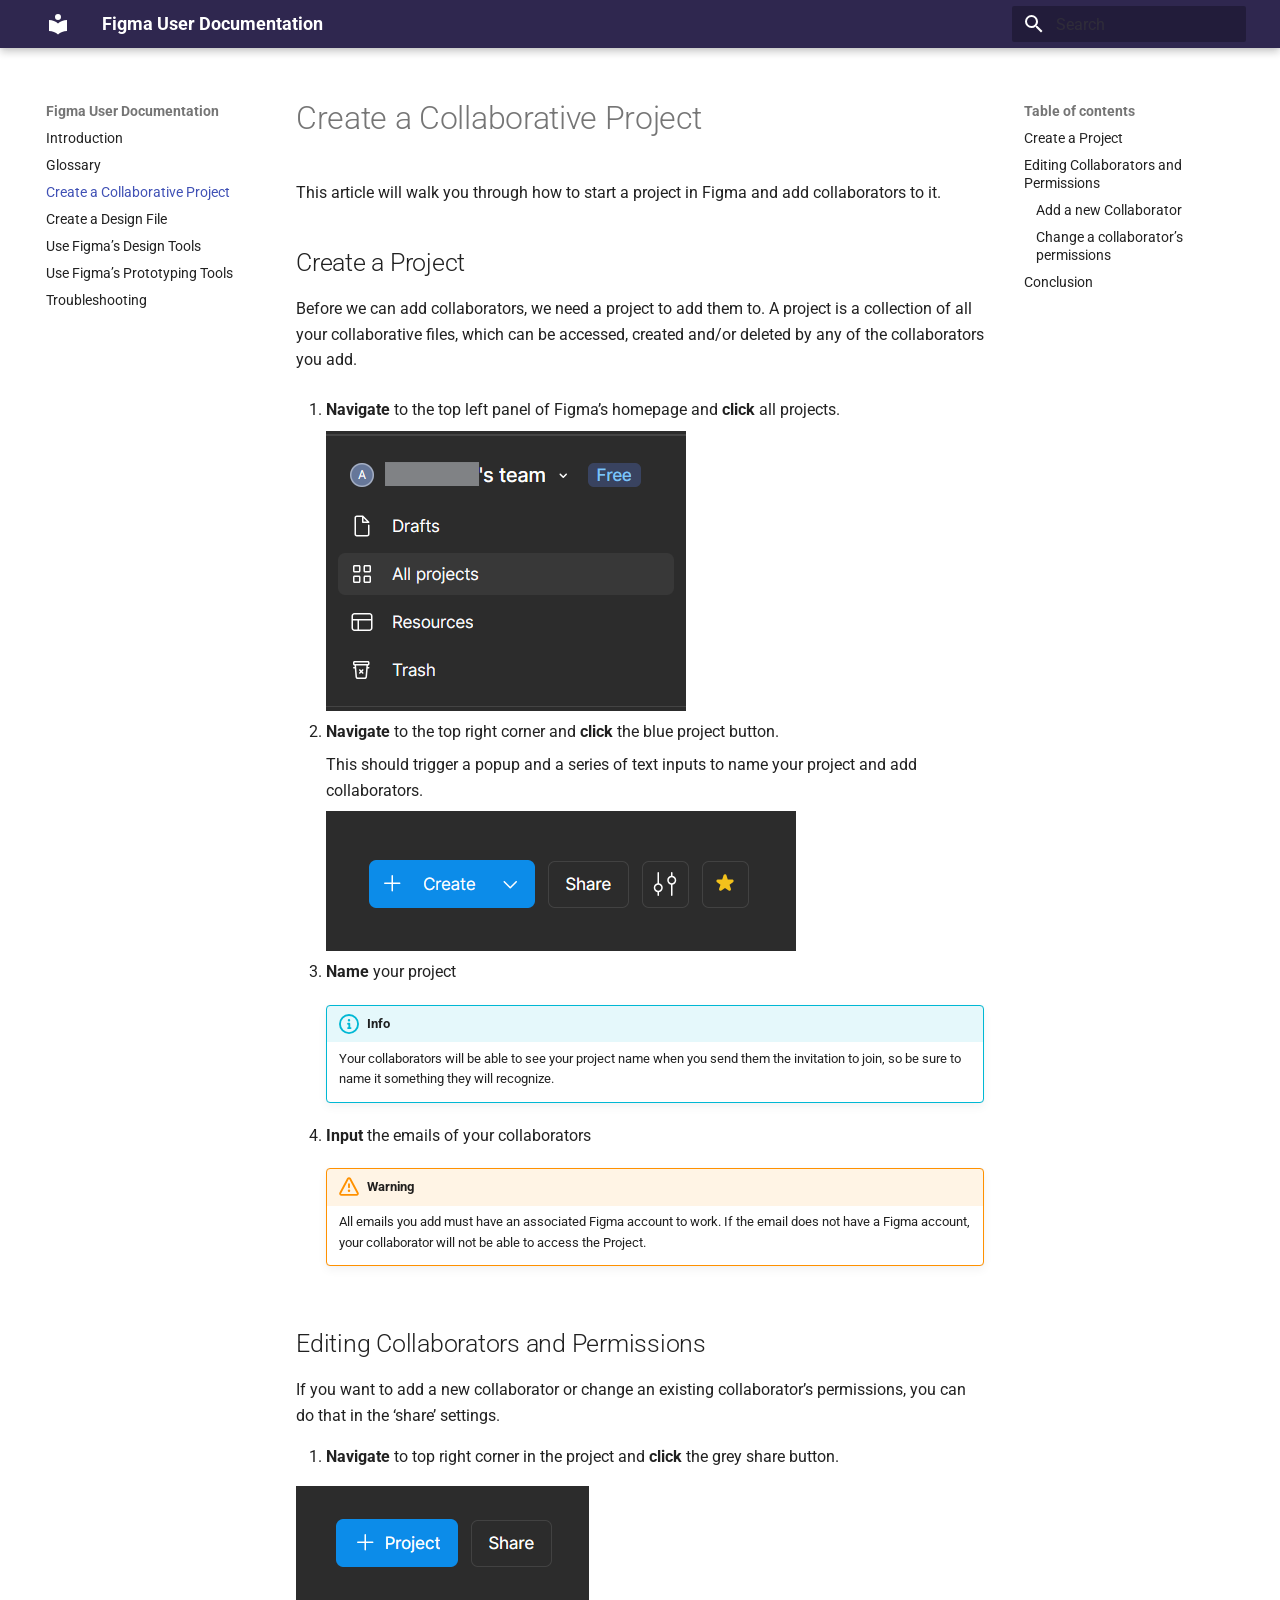
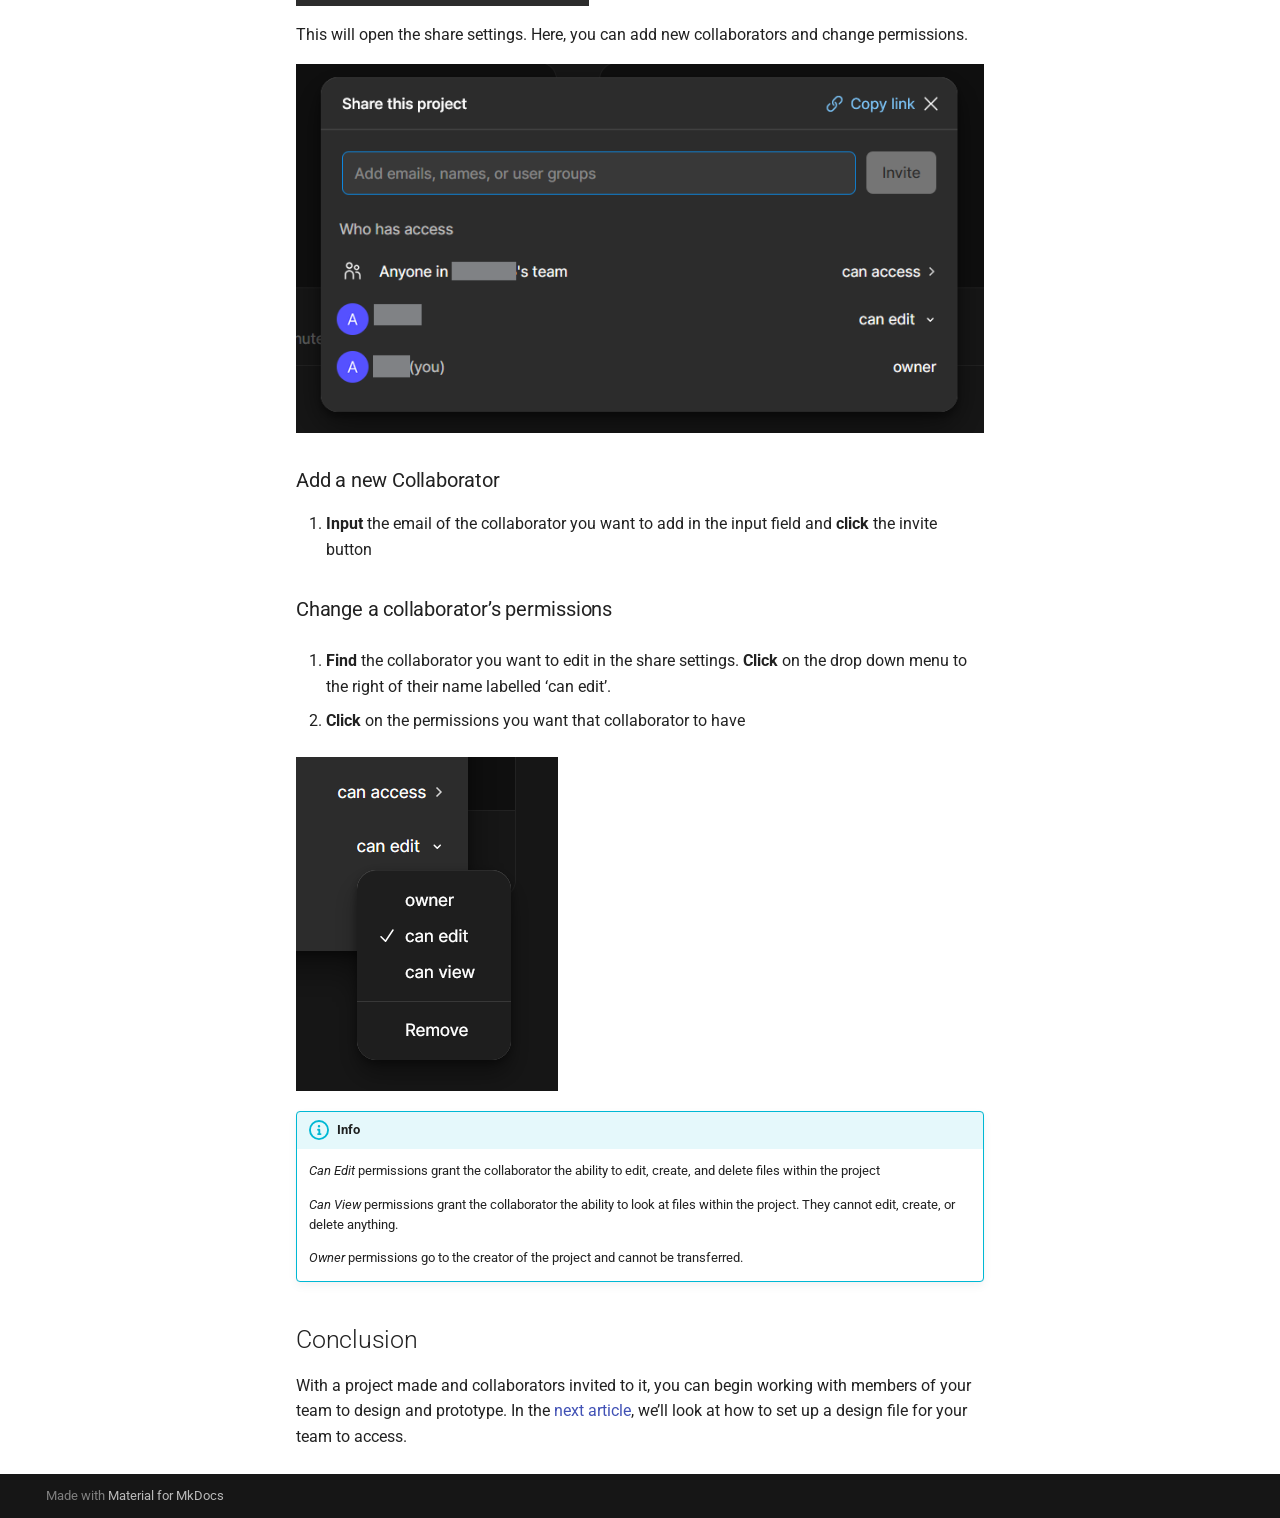
<file: task1/index.html>
<!doctype html>
<html lang="en" class="no-js">
  <head>
    
      <meta charset="utf-8">
      <meta name="viewport" content="width=device-width,initial-scale=1">
      
      
      
        <link rel="canonical" href="https://sitename.example/task1/">
      
      
        <link rel="prev" href="../glossary/">
      
      
        <link rel="next" href="../task2/">
      
      
        
      
      
      <link rel="icon" href="../assets/images/favicon.png">
      <meta name="generator" content="mkdocs-1.6.1, mkdocs-material-9.7.6">
    
    
      
        <title>Create a Collaborative Project - Figma User Documentation</title>
      
    
    
      <link rel="stylesheet" href="../assets/stylesheets/main.484c7ddc.min.css">
      
      
  
  
    
      
      
    
  
    
      
      
    
  
    
      
      
    
  
    
      
      
    
  
    
      
      
    
  
  
  <style>:root{--md-admonition-icon--info:url('data:image/svg+xml;charset=utf-8,%3Csvg%20xmlns%3D%22http%3A//www.w3.org/2000/svg%22%20viewBox%3D%220%200%2016%2016%22%3E%3Cpath%20d%3D%22M0%208a8%208%200%201%201%2016%200A8%208%200%200%201%200%208m8-6.5a6.5%206.5%200%201%200%200%2013%206.5%206.5%200%200%200%200-13M6.5%207.75A.75.75%200%200%201%207.25%207h1a.75.75%200%200%201%20.75.75v2.75h.25a.75.75%200%200%201%200%201.5h-2a.75.75%200%200%201%200-1.5h.25v-2h-.25a.75.75%200%200%201-.75-.75M8%206a1%201%200%201%201%200-2%201%201%200%200%201%200%202%22/%3E%3C/svg%3E');--md-admonition-icon--success:url('data:image/svg+xml;charset=utf-8,%3Csvg%20xmlns%3D%22http%3A//www.w3.org/2000/svg%22%20viewBox%3D%220%200%2016%2016%22%3E%3Cpath%20d%3D%22M13.78%204.22a.75.75%200%200%201%200%201.06l-7.25%207.25a.75.75%200%200%201-1.06%200L2.22%209.28a.75.75%200%200%201%20.018-1.042.75.75%200%200%201%201.042-.018L6%2010.94l6.72-6.72a.75.75%200%200%201%201.06%200%22/%3E%3C/svg%3E');--md-admonition-icon--warning:url('data:image/svg+xml;charset=utf-8,%3Csvg%20xmlns%3D%22http%3A//www.w3.org/2000/svg%22%20viewBox%3D%220%200%2016%2016%22%3E%3Cpath%20d%3D%22M6.457%201.047c.659-1.234%202.427-1.234%203.086%200l6.082%2011.378A1.75%201.75%200%200%201%2014.082%2015H1.918a1.75%201.75%200%200%201-1.543-2.575Zm1.763.707a.25.25%200%200%200-.44%200L1.698%2013.132a.25.25%200%200%200%20.22.368h12.164a.25.25%200%200%200%20.22-.368Zm.53%203.996v2.5a.75.75%200%200%201-1.5%200v-2.5a.75.75%200%200%201%201.5%200M9%2011a1%201%200%201%201-2%200%201%201%200%200%201%202%200%22/%3E%3C/svg%3E');--md-admonition-icon--danger:url('data:image/svg+xml;charset=utf-8,%3Csvg%20xmlns%3D%22http%3A//www.w3.org/2000/svg%22%20viewBox%3D%220%200%2016%2016%22%3E%3Cpath%20d%3D%22M9.504.43a1.516%201.516%200%200%201%202.437%201.713L10.415%205.5h2.123c1.57%200%202.346%201.909%201.22%203.004l-7.34%207.142a1.25%201.25%200%200%201-.871.354h-.302a1.25%201.25%200%200%201-1.157-1.723L5.633%2010.5H3.462c-1.57%200-2.346-1.909-1.22-3.004zm1.047%201.074L3.286%208.571A.25.25%200%200%200%203.462%209H6.75a.75.75%200%200%201%20.694%201.034l-1.713%204.188%206.982-6.793A.25.25%200%200%200%2012.538%207H9.25a.75.75%200%200%201-.683-1.06l2.008-4.418.003-.006-.004-.009-.006-.006-.008-.001q-.005%200-.009.004%22/%3E%3C/svg%3E');--md-admonition-icon--example:url('data:image/svg+xml;charset=utf-8,%3Csvg%20xmlns%3D%22http%3A//www.w3.org/2000/svg%22%20viewBox%3D%220%200%2016%2016%22%3E%3Cpath%20d%3D%22M5%205.782V2.5h-.25a.75.75%200%200%201%200-1.5h6.5a.75.75%200%200%201%200%201.5H11v3.282l3.666%205.76C15.619%2013.04%2014.543%2015%2012.767%2015H3.233c-1.776%200-2.852-1.96-1.899-3.458Zm-2.4%206.565a.75.75%200%200%200%20.633%201.153h9.534a.75.75%200%200%200%20.633-1.153L12.225%2010.5h-8.45ZM9.5%202.5h-3V6c0%20.143-.04.283-.117.403L4.73%209h6.54L9.617%206.403A.75.75%200%200%201%209.5%206Z%22/%3E%3C/svg%3E');}</style>



    
    
      
    
    
      
        
        
        <link rel="preconnect" href="https://fonts.gstatic.com" crossorigin>
        <link rel="stylesheet" href="https://fonts.googleapis.com/css?family=Roboto:300,300i,400,400i,700,700i%7CRoboto+Mono:400,400i,700,700i&display=fallback">
        <style>:root{--md-text-font:"Roboto";--md-code-font:"Roboto Mono"}</style>
      
    
    
      <link rel="stylesheet" href="../style.css">
    
    <script>__md_scope=new URL("..",location),__md_hash=e=>[...e].reduce(((e,_)=>(e<<5)-e+_.charCodeAt(0)),0),__md_get=(e,_=localStorage,t=__md_scope)=>JSON.parse(_.getItem(t.pathname+"."+e)),__md_set=(e,_,t=localStorage,a=__md_scope)=>{try{t.setItem(a.pathname+"."+e,JSON.stringify(_))}catch(e){}}</script>
    
      

    
    
  </head>
  
  
    <body dir="ltr">
  
    
    <input class="md-toggle" data-md-toggle="drawer" type="checkbox" id="__drawer" autocomplete="off">
    <input class="md-toggle" data-md-toggle="search" type="checkbox" id="__search" autocomplete="off">
    <label class="md-overlay" for="__drawer"></label>
    <div data-md-component="skip">
      
        
        <a href="#create-a-collaborative-project" class="md-skip">
          Skip to content
        </a>
      
    </div>
    <div data-md-component="announce">
      
    </div>
    
    
      

  

<header class="md-header md-header--shadow" data-md-component="header">
  <nav class="md-header__inner md-grid" aria-label="Header">
    <a href=".." title="Figma User Documentation" class="md-header__button md-logo" aria-label="Figma User Documentation" data-md-component="logo">
      
  
  <svg xmlns="http://www.w3.org/2000/svg" viewBox="0 0 24 24"><path d="M12 8a3 3 0 0 0 3-3 3 3 0 0 0-3-3 3 3 0 0 0-3 3 3 3 0 0 0 3 3m0 3.54C9.64 9.35 6.5 8 3 8v11c3.5 0 6.64 1.35 9 3.54 2.36-2.19 5.5-3.54 9-3.54V8c-3.5 0-6.64 1.35-9 3.54"/></svg>

    </a>
    <label class="md-header__button md-icon" for="__drawer">
      
      <svg xmlns="http://www.w3.org/2000/svg" viewBox="0 0 24 24"><path d="M3 6h18v2H3zm0 5h18v2H3zm0 5h18v2H3z"/></svg>
    </label>
    <div class="md-header__title" data-md-component="header-title">
      <div class="md-header__ellipsis">
        <div class="md-header__topic">
          <span class="md-ellipsis">
            Figma User Documentation
          </span>
        </div>
        <div class="md-header__topic" data-md-component="header-topic">
          <span class="md-ellipsis">
            
              Create a Collaborative Project
            
          </span>
        </div>
      </div>
    </div>
    
    
      <script>var palette=__md_get("__palette");if(palette&&palette.color){if("(prefers-color-scheme)"===palette.color.media){var media=matchMedia("(prefers-color-scheme: light)"),input=document.querySelector(media.matches?"[data-md-color-media='(prefers-color-scheme: light)']":"[data-md-color-media='(prefers-color-scheme: dark)']");palette.color.media=input.getAttribute("data-md-color-media"),palette.color.scheme=input.getAttribute("data-md-color-scheme"),palette.color.primary=input.getAttribute("data-md-color-primary"),palette.color.accent=input.getAttribute("data-md-color-accent")}for(var[key,value]of Object.entries(palette.color))document.body.setAttribute("data-md-color-"+key,value)}</script>
    
    
    
      
      
        <label class="md-header__button md-icon" for="__search">
          
          <svg xmlns="http://www.w3.org/2000/svg" viewBox="0 0 24 24"><path d="M9.5 3A6.5 6.5 0 0 1 16 9.5c0 1.61-.59 3.09-1.56 4.23l.27.27h.79l5 5-1.5 1.5-5-5v-.79l-.27-.27A6.52 6.52 0 0 1 9.5 16 6.5 6.5 0 0 1 3 9.5 6.5 6.5 0 0 1 9.5 3m0 2C7 5 5 7 5 9.5S7 14 9.5 14 14 12 14 9.5 12 5 9.5 5"/></svg>
        </label>
        <div class="md-search" data-md-component="search" role="dialog">
  <label class="md-search__overlay" for="__search"></label>
  <div class="md-search__inner" role="search">
    <form class="md-search__form" name="search">
      <input type="text" class="md-search__input" name="query" aria-label="Search" placeholder="Search" autocapitalize="off" autocorrect="off" autocomplete="off" spellcheck="false" data-md-component="search-query" required>
      <label class="md-search__icon md-icon" for="__search">
        
        <svg xmlns="http://www.w3.org/2000/svg" viewBox="0 0 24 24"><path d="M9.5 3A6.5 6.5 0 0 1 16 9.5c0 1.61-.59 3.09-1.56 4.23l.27.27h.79l5 5-1.5 1.5-5-5v-.79l-.27-.27A6.52 6.52 0 0 1 9.5 16 6.5 6.5 0 0 1 3 9.5 6.5 6.5 0 0 1 9.5 3m0 2C7 5 5 7 5 9.5S7 14 9.5 14 14 12 14 9.5 12 5 9.5 5"/></svg>
        
        <svg xmlns="http://www.w3.org/2000/svg" viewBox="0 0 24 24"><path d="M20 11v2H8l5.5 5.5-1.42 1.42L4.16 12l7.92-7.92L13.5 5.5 8 11z"/></svg>
      </label>
      <nav class="md-search__options" aria-label="Search">
        
        <button type="reset" class="md-search__icon md-icon" title="Clear" aria-label="Clear" tabindex="-1">
          
          <svg xmlns="http://www.w3.org/2000/svg" viewBox="0 0 24 24"><path d="M19 6.41 17.59 5 12 10.59 6.41 5 5 6.41 10.59 12 5 17.59 6.41 19 12 13.41 17.59 19 19 17.59 13.41 12z"/></svg>
        </button>
      </nav>
      
    </form>
    <div class="md-search__output">
      <div class="md-search__scrollwrap" tabindex="0" data-md-scrollfix>
        <div class="md-search-result" data-md-component="search-result">
          <div class="md-search-result__meta">
            Initializing search
          </div>
          <ol class="md-search-result__list" role="presentation"></ol>
        </div>
      </div>
    </div>
  </div>
</div>
      
    
    
  </nav>
  
</header>
    
    <div class="md-container" data-md-component="container">
      
      
        
          
        
      
      <main class="md-main" data-md-component="main">
        <div class="md-main__inner md-grid">
          
            
              
              <div class="md-sidebar md-sidebar--primary" data-md-component="sidebar" data-md-type="navigation" >
                <div class="md-sidebar__scrollwrap">
                  <div class="md-sidebar__inner">
                    



<nav class="md-nav md-nav--primary" aria-label="Navigation" data-md-level="0">
  <label class="md-nav__title" for="__drawer">
    <a href=".." title="Figma User Documentation" class="md-nav__button md-logo" aria-label="Figma User Documentation" data-md-component="logo">
      
  
  <svg xmlns="http://www.w3.org/2000/svg" viewBox="0 0 24 24"><path d="M12 8a3 3 0 0 0 3-3 3 3 0 0 0-3-3 3 3 0 0 0-3 3 3 3 0 0 0 3 3m0 3.54C9.64 9.35 6.5 8 3 8v11c3.5 0 6.64 1.35 9 3.54 2.36-2.19 5.5-3.54 9-3.54V8c-3.5 0-6.64 1.35-9 3.54"/></svg>

    </a>
    Figma User Documentation
  </label>
  
  <ul class="md-nav__list" data-md-scrollfix>
    
      
      
  
  
  
  
    <li class="md-nav__item">
      <a href=".." class="md-nav__link">
        
  
  
  <span class="md-ellipsis">
    
  
    Introduction
  

    
  </span>
  
  

      </a>
    </li>
  

    
      
      
  
  
  
  
    <li class="md-nav__item">
      <a href="../glossary/" class="md-nav__link">
        
  
  
  <span class="md-ellipsis">
    
  
    Glossary
  

    
  </span>
  
  

      </a>
    </li>
  

    
      
      
  
  
    
  
  
  
    <li class="md-nav__item md-nav__item--active">
      
      <input class="md-nav__toggle md-toggle" type="checkbox" id="__toc">
      
      
        
      
      
        <label class="md-nav__link md-nav__link--active" for="__toc">
          
  
  
  <span class="md-ellipsis">
    
  
    Create a Collaborative Project
  

    
  </span>
  
  

          <span class="md-nav__icon md-icon"></span>
        </label>
      
      <a href="./" class="md-nav__link md-nav__link--active">
        
  
  
  <span class="md-ellipsis">
    
  
    Create a Collaborative Project
  

    
  </span>
  
  

      </a>
      
        

<nav class="md-nav md-nav--secondary" aria-label="Table of contents">
  
  
  
    
  
  
    <label class="md-nav__title" for="__toc">
      <span class="md-nav__icon md-icon"></span>
      Table of contents
    </label>
    <ul class="md-nav__list" data-md-component="toc" data-md-scrollfix>
      
        <li class="md-nav__item">
  <a href="#create-a-project" class="md-nav__link">
    <span class="md-ellipsis">
      
        Create a Project
      
    </span>
  </a>
  
</li>
      
        <li class="md-nav__item">
  <a href="#editing-collaborators-and-permissions" class="md-nav__link">
    <span class="md-ellipsis">
      
        Editing Collaborators and Permissions
      
    </span>
  </a>
  
    <nav class="md-nav" aria-label="Editing Collaborators and Permissions">
      <ul class="md-nav__list">
        
          <li class="md-nav__item">
  <a href="#add-a-new-collaborator" class="md-nav__link">
    <span class="md-ellipsis">
      
        Add a new Collaborator
      
    </span>
  </a>
  
</li>
        
          <li class="md-nav__item">
  <a href="#change-a-collaborators-permissions" class="md-nav__link">
    <span class="md-ellipsis">
      
        Change a collaborator’s permissions
      
    </span>
  </a>
  
</li>
        
      </ul>
    </nav>
  
</li>
      
        <li class="md-nav__item">
  <a href="#conclusion" class="md-nav__link">
    <span class="md-ellipsis">
      
        Conclusion
      
    </span>
  </a>
  
</li>
      
    </ul>
  
</nav>
      
    </li>
  

    
      
      
  
  
  
  
    <li class="md-nav__item">
      <a href="../task2/" class="md-nav__link">
        
  
  
  <span class="md-ellipsis">
    
  
    Create a Design File
  

    
  </span>
  
  

      </a>
    </li>
  

    
      
      
  
  
  
  
    <li class="md-nav__item">
      <a href="../task3/" class="md-nav__link">
        
  
  
  <span class="md-ellipsis">
    
  
    Use Figma’s Design Tools
  

    
  </span>
  
  

      </a>
    </li>
  

    
      
      
  
  
  
  
    <li class="md-nav__item">
      <a href="../task4/" class="md-nav__link">
        
  
  
  <span class="md-ellipsis">
    
  
    Use Figma’s Prototyping Tools
  

    
  </span>
  
  

      </a>
    </li>
  

    
      
      
  
  
  
  
    <li class="md-nav__item">
      <a href="../troubleshooting/" class="md-nav__link">
        
  
  
  <span class="md-ellipsis">
    
  
    Troubleshooting
  

    
  </span>
  
  

      </a>
    </li>
  

    
  </ul>
</nav>
                  </div>
                </div>
              </div>
            
            
              
              <div class="md-sidebar md-sidebar--secondary" data-md-component="sidebar" data-md-type="toc" >
                <div class="md-sidebar__scrollwrap">
                  <div class="md-sidebar__inner">
                    

<nav class="md-nav md-nav--secondary" aria-label="Table of contents">
  
  
  
    
  
  
    <label class="md-nav__title" for="__toc">
      <span class="md-nav__icon md-icon"></span>
      Table of contents
    </label>
    <ul class="md-nav__list" data-md-component="toc" data-md-scrollfix>
      
        <li class="md-nav__item">
  <a href="#create-a-project" class="md-nav__link">
    <span class="md-ellipsis">
      
        Create a Project
      
    </span>
  </a>
  
</li>
      
        <li class="md-nav__item">
  <a href="#editing-collaborators-and-permissions" class="md-nav__link">
    <span class="md-ellipsis">
      
        Editing Collaborators and Permissions
      
    </span>
  </a>
  
    <nav class="md-nav" aria-label="Editing Collaborators and Permissions">
      <ul class="md-nav__list">
        
          <li class="md-nav__item">
  <a href="#add-a-new-collaborator" class="md-nav__link">
    <span class="md-ellipsis">
      
        Add a new Collaborator
      
    </span>
  </a>
  
</li>
        
          <li class="md-nav__item">
  <a href="#change-a-collaborators-permissions" class="md-nav__link">
    <span class="md-ellipsis">
      
        Change a collaborator’s permissions
      
    </span>
  </a>
  
</li>
        
      </ul>
    </nav>
  
</li>
      
        <li class="md-nav__item">
  <a href="#conclusion" class="md-nav__link">
    <span class="md-ellipsis">
      
        Conclusion
      
    </span>
  </a>
  
</li>
      
    </ul>
  
</nav>
                  </div>
                </div>
              </div>
            
          
          
            <div class="md-content" data-md-component="content">
              
              <article class="md-content__inner md-typeset">
                
                  



<h1 id="create-a-collaborative-project">Create a Collaborative Project</h1>
<p>This article will walk you through how to start a project in Figma and add collaborators to it.</p>
<h2 id="create-a-project">Create a Project</h2>
<p>Before we can add collaborators, we need a project to add them to. A project is a collection of all your collaborative files, which can be accessed, created and/or deleted by any of the collaborators you add.</p>
<ol>
<li>
<p><strong>Navigate</strong> to the top left panel of Figma’s homepage and <strong>click</strong> all projects.</p>
<p><img alt="homepage menu with links to pages entitled drafts, all projects, resources, and trash" src="../imgs/task1-1-allProjsMenu.png" title="All Projects Menu Item" /></p>
</li>
<li>
<p><strong>Navigate</strong> to the top right corner and <strong>click</strong> the blue project button.</p>
<p>This should trigger a popup and a series of text inputs to name your project and add collaborators.</p>
<p><img alt="blue button to create a new project" src="../imgs/task1-2-createFileButton.png" title="Create File Button" /></p>
</li>
<li>
<p><strong>Name</strong> your project</p>
<div class="admonition info">
<p class="admonition-title">Info</p>
<p>Your collaborators will be able to see your project name when you send them the invitation to join, so be sure to name it something they will recognize.</p>
</div>
</li>
<li>
<p><strong>Input</strong> the emails of your collaborators</p>
<div class="admonition warning">
<p class="admonition-title">Warning</p>
<p>All emails you add must have an associated Figma account to work. If the email does not have a Figma account, your collaborator will not be able to access the Project.</p>
</div>
</li>
</ol>
<h2 id="editing-collaborators-and-permissions">Editing Collaborators and Permissions</h2>
<p>If you want to add a new collaborator or change an existing collaborator’s permissions, you can do that in the ‘share’ settings.</p>
<ol>
<li><strong>Navigate</strong> to top right corner in the project and <strong>click</strong> the grey share button.</li>
</ol>
<p><img alt="share button to the right of blue create button" src="../imgs/task1-3-shareButton.png" title="Grey Share Button" /></p>
<p>This will open the share settings. Here, you can add new collaborators and change permissions.</p>
<p><img alt="form to add collaborators and edit permissions" src="../imgs/task1-4-shareSettings.png" title="Share Menu" /></p>
<h3 id="add-a-new-collaborator">Add a new Collaborator</h3>
<ol>
<li><strong>Input</strong> the email of the collaborator you want to add in the input field and <strong>click</strong> the invite button</li>
</ol>
<h3 id="change-a-collaborators-permissions">Change a collaborator’s permissions</h3>
<ol>
<li>
<p><strong>Find</strong> the collaborator you want to edit in the share settings. <strong>Click</strong> on the drop down menu to the right of their name labelled ‘can edit’.</p>
</li>
<li>
<p><strong>Click</strong> on the permissions you want that collaborator to have</p>
</li>
</ol>
<p><img alt="pop-up window of user permission options" src="../imgs/task1-5-permissionsDropDown.png" title="Permissions Dropdown Menu" /></p>
<div class="admonition info">
<p class="admonition-title">Info</p>
<p><em>Can Edit</em> permissions grant the collaborator the ability to edit, create, and delete files within the project</p>
<p><em>Can View</em> permissions grant the collaborator the ability to look at files within the project. They cannot edit, create, or delete anything.</p>
<p><em>Owner</em> permissions go to the creator of the project and cannot be transferred.</p>
</div>
<h2 id="conclusion">Conclusion</h2>
<p>With a project made and collaborators invited to it, you can begin working with members of your team to design and prototype. In the <a href="../task2/">next article</a>, we’ll look at how to set up a design file for your team to access.</p>












                
              </article>
            </div>
          
          
<script>var target=document.getElementById(location.hash.slice(1));target&&target.name&&(target.checked=target.name.startsWith("__tabbed_"))</script>
        </div>
        
      </main>
      
        <footer class="md-footer">
  
  <div class="md-footer-meta md-typeset">
    <div class="md-footer-meta__inner md-grid">
      <div class="md-copyright">
  
  
    Made with
    <a href="https://squidfunk.github.io/mkdocs-material/" target="_blank" rel="noopener">
      Material for MkDocs
    </a>
  
</div>
      
    </div>
  </div>
</footer>
      
    </div>
    <div class="md-dialog" data-md-component="dialog">
      <div class="md-dialog__inner md-typeset"></div>
    </div>
    
    
    
      
      
      <script id="__config" type="application/json">{"annotate": null, "base": "..", "features": [], "search": "../assets/javascripts/workers/search.2c215733.min.js", "tags": null, "translations": {"clipboard.copied": "Copied to clipboard", "clipboard.copy": "Copy to clipboard", "search.result.more.one": "1 more on this page", "search.result.more.other": "# more on this page", "search.result.none": "No matching documents", "search.result.one": "1 matching document", "search.result.other": "# matching documents", "search.result.placeholder": "Type to start searching", "search.result.term.missing": "Missing", "select.version": "Select version"}, "version": null}</script>
    
    
      <script src="../assets/javascripts/bundle.79ae519e.min.js"></script>
      
    
  </body>
</html>
</file>
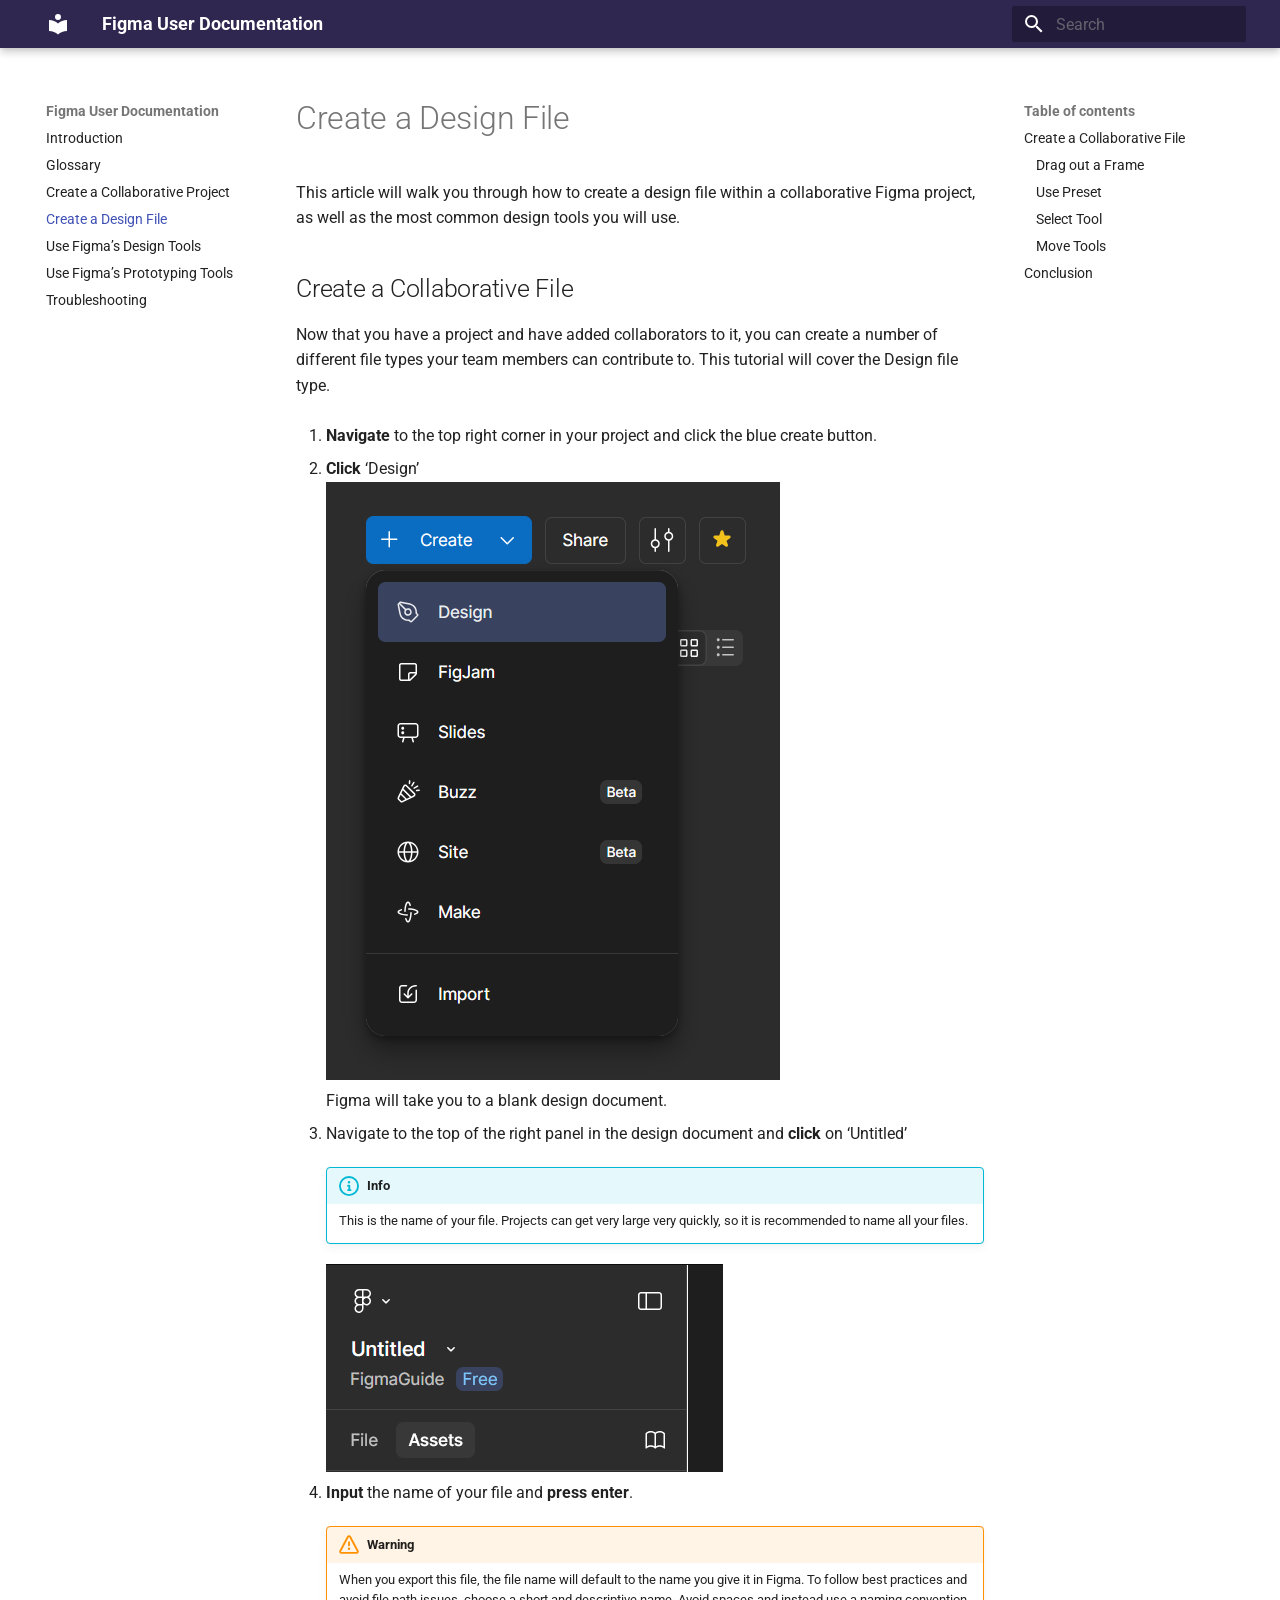
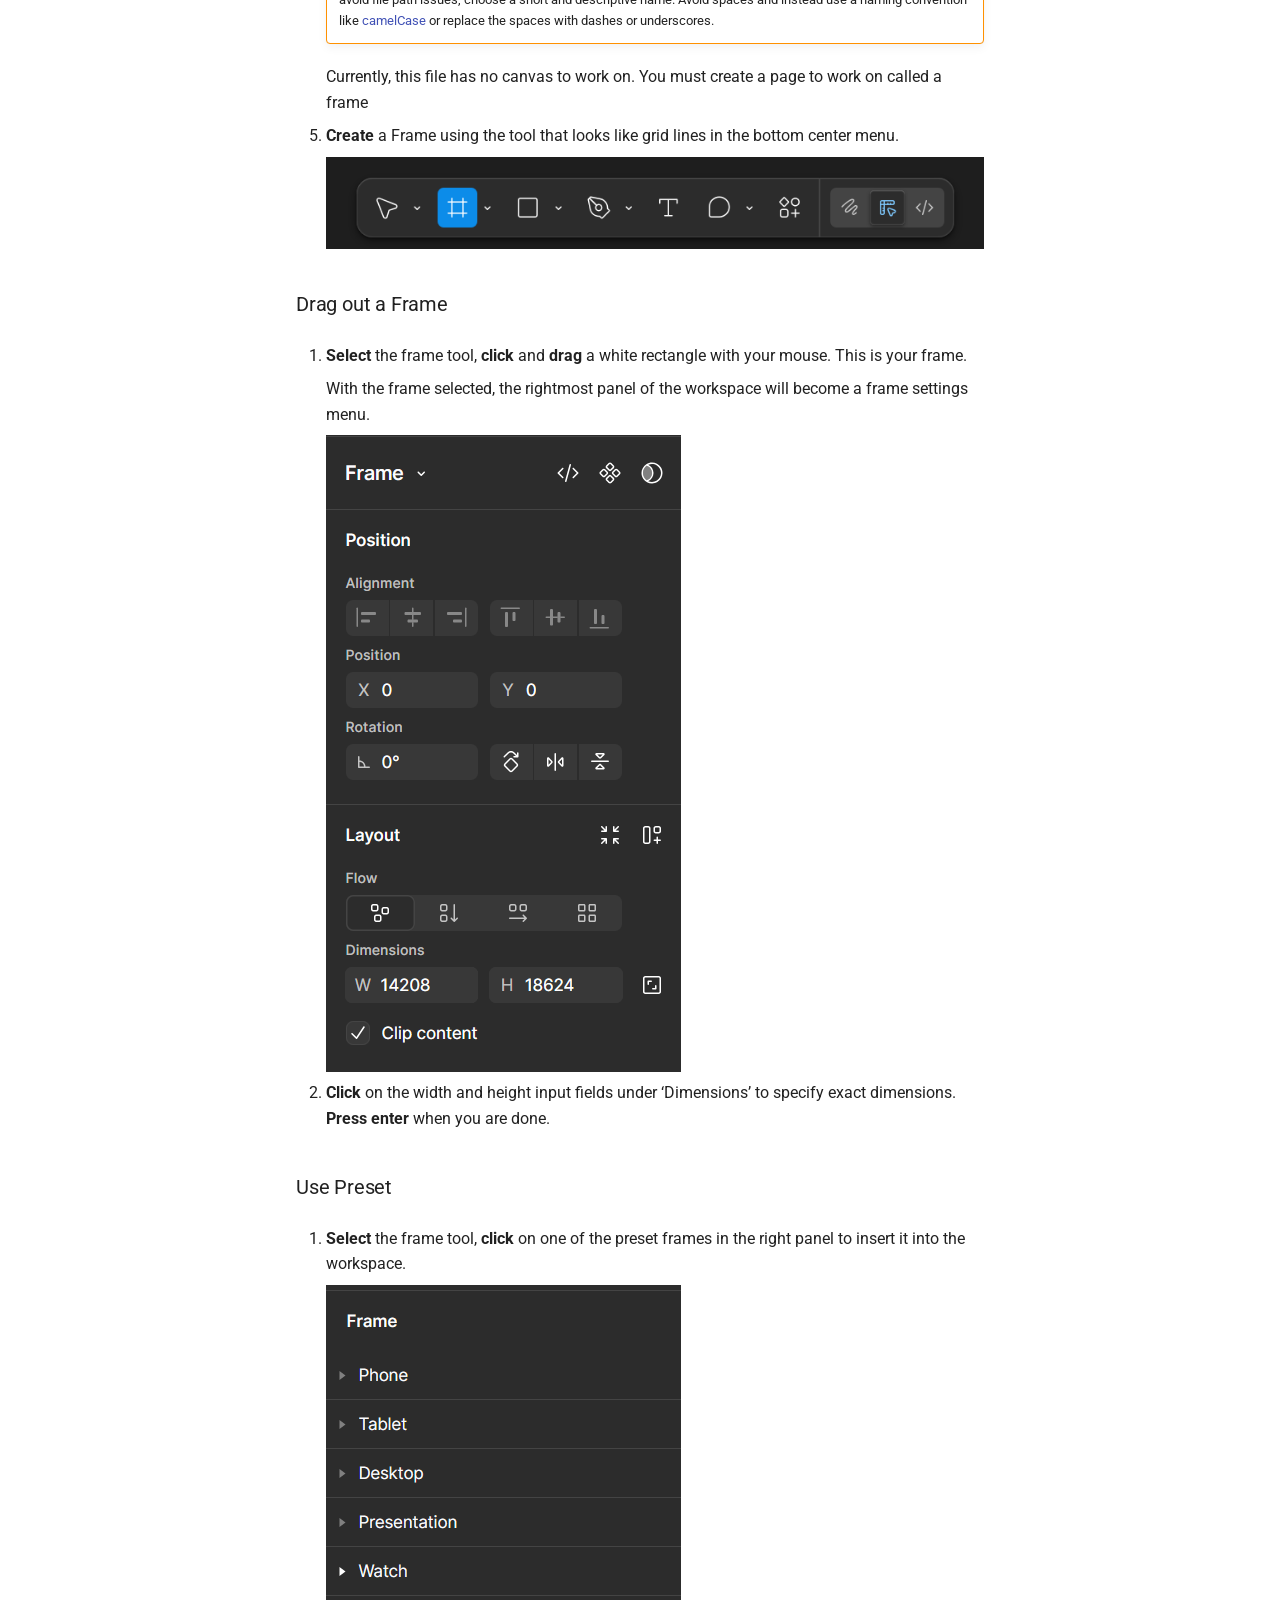
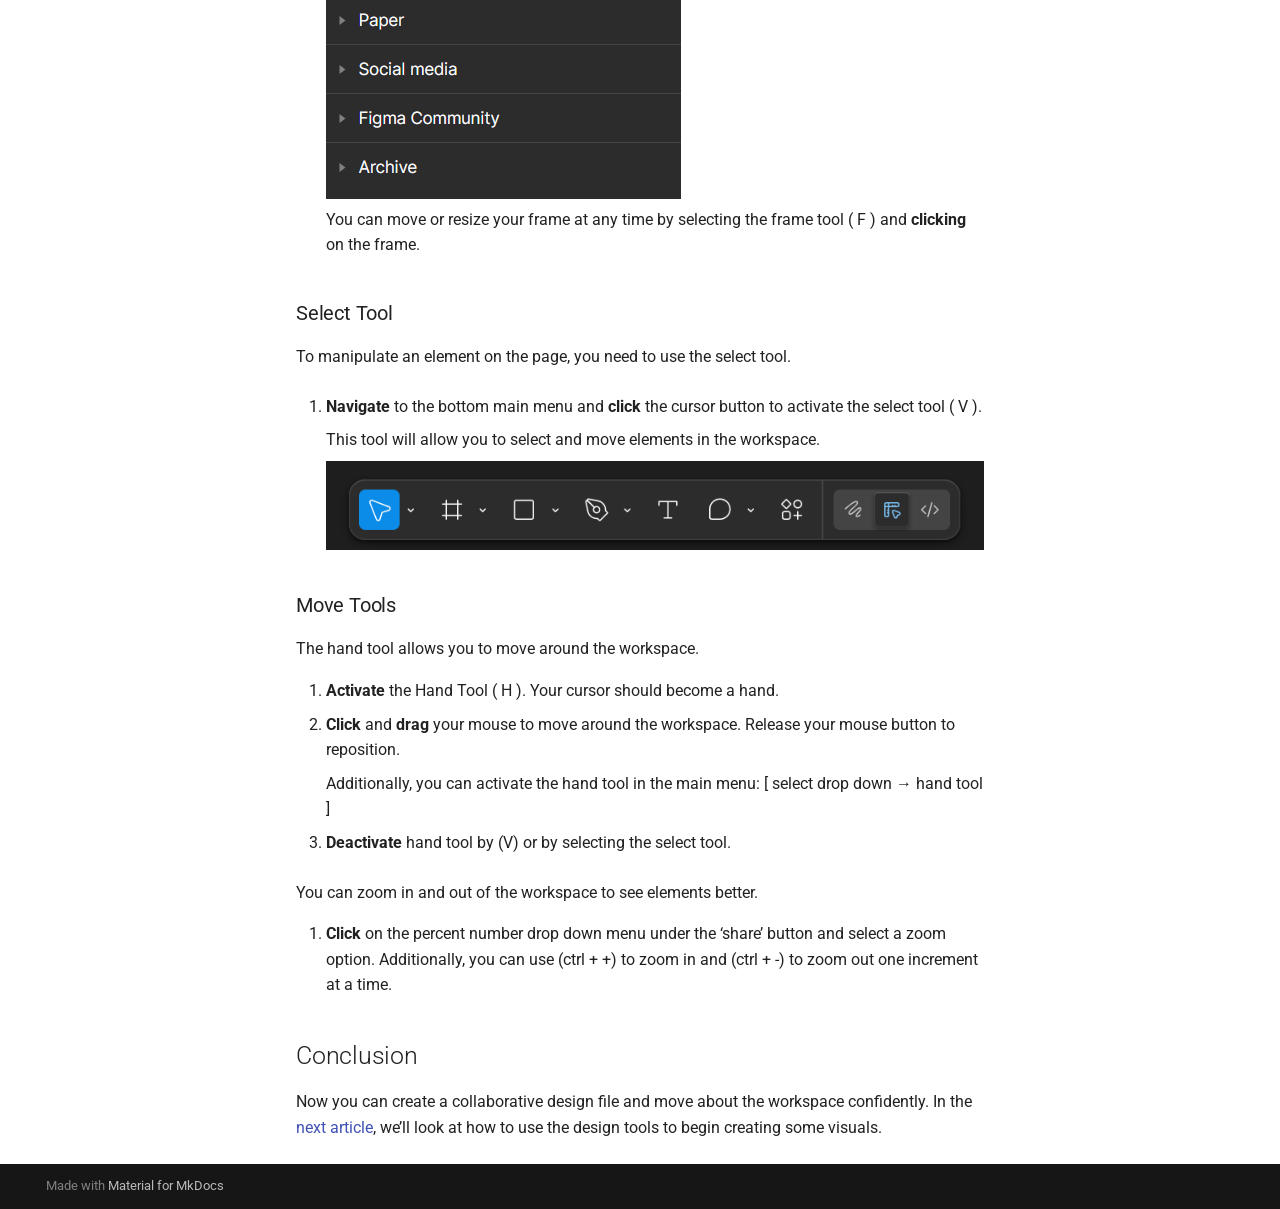
<file: task2/index.html>
<!doctype html>
<html lang="en" class="no-js">
  <head>
    
      <meta charset="utf-8">
      <meta name="viewport" content="width=device-width,initial-scale=1">
      
      
      
        <link rel="canonical" href="https://sitename.example/task2/">
      
      
        <link rel="prev" href="../task1/">
      
      
        <link rel="next" href="../task3/">
      
      
        
      
      
      <link rel="icon" href="../assets/images/favicon.png">
      <meta name="generator" content="mkdocs-1.6.1, mkdocs-material-9.7.6">
    
    
      
        <title>Create a Design File - Figma User Documentation</title>
      
    
    
      <link rel="stylesheet" href="../assets/stylesheets/main.484c7ddc.min.css">
      
      
  
  
    
      
      
    
  
    
      
      
    
  
    
      
      
    
  
    
      
      
    
  
    
      
      
    
  
  
  <style>:root{--md-admonition-icon--info:url('data:image/svg+xml;charset=utf-8,%3Csvg%20xmlns%3D%22http%3A//www.w3.org/2000/svg%22%20viewBox%3D%220%200%2016%2016%22%3E%3Cpath%20d%3D%22M0%208a8%208%200%201%201%2016%200A8%208%200%200%201%200%208m8-6.5a6.5%206.5%200%201%200%200%2013%206.5%206.5%200%200%200%200-13M6.5%207.75A.75.75%200%200%201%207.25%207h1a.75.75%200%200%201%20.75.75v2.75h.25a.75.75%200%200%201%200%201.5h-2a.75.75%200%200%201%200-1.5h.25v-2h-.25a.75.75%200%200%201-.75-.75M8%206a1%201%200%201%201%200-2%201%201%200%200%201%200%202%22/%3E%3C/svg%3E');--md-admonition-icon--success:url('data:image/svg+xml;charset=utf-8,%3Csvg%20xmlns%3D%22http%3A//www.w3.org/2000/svg%22%20viewBox%3D%220%200%2016%2016%22%3E%3Cpath%20d%3D%22M13.78%204.22a.75.75%200%200%201%200%201.06l-7.25%207.25a.75.75%200%200%201-1.06%200L2.22%209.28a.75.75%200%200%201%20.018-1.042.75.75%200%200%201%201.042-.018L6%2010.94l6.72-6.72a.75.75%200%200%201%201.06%200%22/%3E%3C/svg%3E');--md-admonition-icon--warning:url('data:image/svg+xml;charset=utf-8,%3Csvg%20xmlns%3D%22http%3A//www.w3.org/2000/svg%22%20viewBox%3D%220%200%2016%2016%22%3E%3Cpath%20d%3D%22M6.457%201.047c.659-1.234%202.427-1.234%203.086%200l6.082%2011.378A1.75%201.75%200%200%201%2014.082%2015H1.918a1.75%201.75%200%200%201-1.543-2.575Zm1.763.707a.25.25%200%200%200-.44%200L1.698%2013.132a.25.25%200%200%200%20.22.368h12.164a.25.25%200%200%200%20.22-.368Zm.53%203.996v2.5a.75.75%200%200%201-1.5%200v-2.5a.75.75%200%200%201%201.5%200M9%2011a1%201%200%201%201-2%200%201%201%200%200%201%202%200%22/%3E%3C/svg%3E');--md-admonition-icon--danger:url('data:image/svg+xml;charset=utf-8,%3Csvg%20xmlns%3D%22http%3A//www.w3.org/2000/svg%22%20viewBox%3D%220%200%2016%2016%22%3E%3Cpath%20d%3D%22M9.504.43a1.516%201.516%200%200%201%202.437%201.713L10.415%205.5h2.123c1.57%200%202.346%201.909%201.22%203.004l-7.34%207.142a1.25%201.25%200%200%201-.871.354h-.302a1.25%201.25%200%200%201-1.157-1.723L5.633%2010.5H3.462c-1.57%200-2.346-1.909-1.22-3.004zm1.047%201.074L3.286%208.571A.25.25%200%200%200%203.462%209H6.75a.75.75%200%200%201%20.694%201.034l-1.713%204.188%206.982-6.793A.25.25%200%200%200%2012.538%207H9.25a.75.75%200%200%201-.683-1.06l2.008-4.418.003-.006-.004-.009-.006-.006-.008-.001q-.005%200-.009.004%22/%3E%3C/svg%3E');--md-admonition-icon--example:url('data:image/svg+xml;charset=utf-8,%3Csvg%20xmlns%3D%22http%3A//www.w3.org/2000/svg%22%20viewBox%3D%220%200%2016%2016%22%3E%3Cpath%20d%3D%22M5%205.782V2.5h-.25a.75.75%200%200%201%200-1.5h6.5a.75.75%200%200%201%200%201.5H11v3.282l3.666%205.76C15.619%2013.04%2014.543%2015%2012.767%2015H3.233c-1.776%200-2.852-1.96-1.899-3.458Zm-2.4%206.565a.75.75%200%200%200%20.633%201.153h9.534a.75.75%200%200%200%20.633-1.153L12.225%2010.5h-8.45ZM9.5%202.5h-3V6c0%20.143-.04.283-.117.403L4.73%209h6.54L9.617%206.403A.75.75%200%200%201%209.5%206Z%22/%3E%3C/svg%3E');}</style>



    
    
      
    
    
      
        
        
        <link rel="preconnect" href="https://fonts.gstatic.com" crossorigin>
        <link rel="stylesheet" href="https://fonts.googleapis.com/css?family=Roboto:300,300i,400,400i,700,700i%7CRoboto+Mono:400,400i,700,700i&display=fallback">
        <style>:root{--md-text-font:"Roboto";--md-code-font:"Roboto Mono"}</style>
      
    
    
      <link rel="stylesheet" href="../style.css">
    
    <script>__md_scope=new URL("..",location),__md_hash=e=>[...e].reduce(((e,_)=>(e<<5)-e+_.charCodeAt(0)),0),__md_get=(e,_=localStorage,t=__md_scope)=>JSON.parse(_.getItem(t.pathname+"."+e)),__md_set=(e,_,t=localStorage,a=__md_scope)=>{try{t.setItem(a.pathname+"."+e,JSON.stringify(_))}catch(e){}}</script>
    
      

    
    
  </head>
  
  
    <body dir="ltr">
  
    
    <input class="md-toggle" data-md-toggle="drawer" type="checkbox" id="__drawer" autocomplete="off">
    <input class="md-toggle" data-md-toggle="search" type="checkbox" id="__search" autocomplete="off">
    <label class="md-overlay" for="__drawer"></label>
    <div data-md-component="skip">
      
        
        <a href="#create-a-design-file" class="md-skip">
          Skip to content
        </a>
      
    </div>
    <div data-md-component="announce">
      
    </div>
    
    
      

  

<header class="md-header md-header--shadow" data-md-component="header">
  <nav class="md-header__inner md-grid" aria-label="Header">
    <a href=".." title="Figma User Documentation" class="md-header__button md-logo" aria-label="Figma User Documentation" data-md-component="logo">
      
  
  <svg xmlns="http://www.w3.org/2000/svg" viewBox="0 0 24 24"><path d="M12 8a3 3 0 0 0 3-3 3 3 0 0 0-3-3 3 3 0 0 0-3 3 3 3 0 0 0 3 3m0 3.54C9.64 9.35 6.5 8 3 8v11c3.5 0 6.64 1.35 9 3.54 2.36-2.19 5.5-3.54 9-3.54V8c-3.5 0-6.64 1.35-9 3.54"/></svg>

    </a>
    <label class="md-header__button md-icon" for="__drawer">
      
      <svg xmlns="http://www.w3.org/2000/svg" viewBox="0 0 24 24"><path d="M3 6h18v2H3zm0 5h18v2H3zm0 5h18v2H3z"/></svg>
    </label>
    <div class="md-header__title" data-md-component="header-title">
      <div class="md-header__ellipsis">
        <div class="md-header__topic">
          <span class="md-ellipsis">
            Figma User Documentation
          </span>
        </div>
        <div class="md-header__topic" data-md-component="header-topic">
          <span class="md-ellipsis">
            
              Create a Design File
            
          </span>
        </div>
      </div>
    </div>
    
    
      <script>var palette=__md_get("__palette");if(palette&&palette.color){if("(prefers-color-scheme)"===palette.color.media){var media=matchMedia("(prefers-color-scheme: light)"),input=document.querySelector(media.matches?"[data-md-color-media='(prefers-color-scheme: light)']":"[data-md-color-media='(prefers-color-scheme: dark)']");palette.color.media=input.getAttribute("data-md-color-media"),palette.color.scheme=input.getAttribute("data-md-color-scheme"),palette.color.primary=input.getAttribute("data-md-color-primary"),palette.color.accent=input.getAttribute("data-md-color-accent")}for(var[key,value]of Object.entries(palette.color))document.body.setAttribute("data-md-color-"+key,value)}</script>
    
    
    
      
      
        <label class="md-header__button md-icon" for="__search">
          
          <svg xmlns="http://www.w3.org/2000/svg" viewBox="0 0 24 24"><path d="M9.5 3A6.5 6.5 0 0 1 16 9.5c0 1.61-.59 3.09-1.56 4.23l.27.27h.79l5 5-1.5 1.5-5-5v-.79l-.27-.27A6.52 6.52 0 0 1 9.5 16 6.5 6.5 0 0 1 3 9.5 6.5 6.5 0 0 1 9.5 3m0 2C7 5 5 7 5 9.5S7 14 9.5 14 14 12 14 9.5 12 5 9.5 5"/></svg>
        </label>
        <div class="md-search" data-md-component="search" role="dialog">
  <label class="md-search__overlay" for="__search"></label>
  <div class="md-search__inner" role="search">
    <form class="md-search__form" name="search">
      <input type="text" class="md-search__input" name="query" aria-label="Search" placeholder="Search" autocapitalize="off" autocorrect="off" autocomplete="off" spellcheck="false" data-md-component="search-query" required>
      <label class="md-search__icon md-icon" for="__search">
        
        <svg xmlns="http://www.w3.org/2000/svg" viewBox="0 0 24 24"><path d="M9.5 3A6.5 6.5 0 0 1 16 9.5c0 1.61-.59 3.09-1.56 4.23l.27.27h.79l5 5-1.5 1.5-5-5v-.79l-.27-.27A6.52 6.52 0 0 1 9.5 16 6.5 6.5 0 0 1 3 9.5 6.5 6.5 0 0 1 9.5 3m0 2C7 5 5 7 5 9.5S7 14 9.5 14 14 12 14 9.5 12 5 9.5 5"/></svg>
        
        <svg xmlns="http://www.w3.org/2000/svg" viewBox="0 0 24 24"><path d="M20 11v2H8l5.5 5.5-1.42 1.42L4.16 12l7.92-7.92L13.5 5.5 8 11z"/></svg>
      </label>
      <nav class="md-search__options" aria-label="Search">
        
        <button type="reset" class="md-search__icon md-icon" title="Clear" aria-label="Clear" tabindex="-1">
          
          <svg xmlns="http://www.w3.org/2000/svg" viewBox="0 0 24 24"><path d="M19 6.41 17.59 5 12 10.59 6.41 5 5 6.41 10.59 12 5 17.59 6.41 19 12 13.41 17.59 19 19 17.59 13.41 12z"/></svg>
        </button>
      </nav>
      
    </form>
    <div class="md-search__output">
      <div class="md-search__scrollwrap" tabindex="0" data-md-scrollfix>
        <div class="md-search-result" data-md-component="search-result">
          <div class="md-search-result__meta">
            Initializing search
          </div>
          <ol class="md-search-result__list" role="presentation"></ol>
        </div>
      </div>
    </div>
  </div>
</div>
      
    
    
  </nav>
  
</header>
    
    <div class="md-container" data-md-component="container">
      
      
        
          
        
      
      <main class="md-main" data-md-component="main">
        <div class="md-main__inner md-grid">
          
            
              
              <div class="md-sidebar md-sidebar--primary" data-md-component="sidebar" data-md-type="navigation" >
                <div class="md-sidebar__scrollwrap">
                  <div class="md-sidebar__inner">
                    



<nav class="md-nav md-nav--primary" aria-label="Navigation" data-md-level="0">
  <label class="md-nav__title" for="__drawer">
    <a href=".." title="Figma User Documentation" class="md-nav__button md-logo" aria-label="Figma User Documentation" data-md-component="logo">
      
  
  <svg xmlns="http://www.w3.org/2000/svg" viewBox="0 0 24 24"><path d="M12 8a3 3 0 0 0 3-3 3 3 0 0 0-3-3 3 3 0 0 0-3 3 3 3 0 0 0 3 3m0 3.54C9.64 9.35 6.5 8 3 8v11c3.5 0 6.64 1.35 9 3.54 2.36-2.19 5.5-3.54 9-3.54V8c-3.5 0-6.64 1.35-9 3.54"/></svg>

    </a>
    Figma User Documentation
  </label>
  
  <ul class="md-nav__list" data-md-scrollfix>
    
      
      
  
  
  
  
    <li class="md-nav__item">
      <a href=".." class="md-nav__link">
        
  
  
  <span class="md-ellipsis">
    
  
    Introduction
  

    
  </span>
  
  

      </a>
    </li>
  

    
      
      
  
  
  
  
    <li class="md-nav__item">
      <a href="../glossary/" class="md-nav__link">
        
  
  
  <span class="md-ellipsis">
    
  
    Glossary
  

    
  </span>
  
  

      </a>
    </li>
  

    
      
      
  
  
  
  
    <li class="md-nav__item">
      <a href="../task1/" class="md-nav__link">
        
  
  
  <span class="md-ellipsis">
    
  
    Create a Collaborative Project
  

    
  </span>
  
  

      </a>
    </li>
  

    
      
      
  
  
    
  
  
  
    <li class="md-nav__item md-nav__item--active">
      
      <input class="md-nav__toggle md-toggle" type="checkbox" id="__toc">
      
      
        
      
      
        <label class="md-nav__link md-nav__link--active" for="__toc">
          
  
  
  <span class="md-ellipsis">
    
  
    Create a Design File
  

    
  </span>
  
  

          <span class="md-nav__icon md-icon"></span>
        </label>
      
      <a href="./" class="md-nav__link md-nav__link--active">
        
  
  
  <span class="md-ellipsis">
    
  
    Create a Design File
  

    
  </span>
  
  

      </a>
      
        

<nav class="md-nav md-nav--secondary" aria-label="Table of contents">
  
  
  
    
  
  
    <label class="md-nav__title" for="__toc">
      <span class="md-nav__icon md-icon"></span>
      Table of contents
    </label>
    <ul class="md-nav__list" data-md-component="toc" data-md-scrollfix>
      
        <li class="md-nav__item">
  <a href="#create-a-collaborative-file" class="md-nav__link">
    <span class="md-ellipsis">
      
        Create a Collaborative File
      
    </span>
  </a>
  
    <nav class="md-nav" aria-label="Create a Collaborative File">
      <ul class="md-nav__list">
        
          <li class="md-nav__item">
  <a href="#drag-out-a-frame" class="md-nav__link">
    <span class="md-ellipsis">
      
        Drag out a Frame
      
    </span>
  </a>
  
</li>
        
          <li class="md-nav__item">
  <a href="#use-preset" class="md-nav__link">
    <span class="md-ellipsis">
      
        Use Preset
      
    </span>
  </a>
  
</li>
        
          <li class="md-nav__item">
  <a href="#select-tool" class="md-nav__link">
    <span class="md-ellipsis">
      
        Select Tool
      
    </span>
  </a>
  
</li>
        
          <li class="md-nav__item">
  <a href="#move-tools" class="md-nav__link">
    <span class="md-ellipsis">
      
        Move Tools
      
    </span>
  </a>
  
</li>
        
      </ul>
    </nav>
  
</li>
      
        <li class="md-nav__item">
  <a href="#conclusion" class="md-nav__link">
    <span class="md-ellipsis">
      
        Conclusion
      
    </span>
  </a>
  
</li>
      
    </ul>
  
</nav>
      
    </li>
  

    
      
      
  
  
  
  
    <li class="md-nav__item">
      <a href="../task3/" class="md-nav__link">
        
  
  
  <span class="md-ellipsis">
    
  
    Use Figma’s Design Tools
  

    
  </span>
  
  

      </a>
    </li>
  

    
      
      
  
  
  
  
    <li class="md-nav__item">
      <a href="../task4/" class="md-nav__link">
        
  
  
  <span class="md-ellipsis">
    
  
    Use Figma’s Prototyping Tools
  

    
  </span>
  
  

      </a>
    </li>
  

    
      
      
  
  
  
  
    <li class="md-nav__item">
      <a href="../troubleshooting/" class="md-nav__link">
        
  
  
  <span class="md-ellipsis">
    
  
    Troubleshooting
  

    
  </span>
  
  

      </a>
    </li>
  

    
  </ul>
</nav>
                  </div>
                </div>
              </div>
            
            
              
              <div class="md-sidebar md-sidebar--secondary" data-md-component="sidebar" data-md-type="toc" >
                <div class="md-sidebar__scrollwrap">
                  <div class="md-sidebar__inner">
                    

<nav class="md-nav md-nav--secondary" aria-label="Table of contents">
  
  
  
    
  
  
    <label class="md-nav__title" for="__toc">
      <span class="md-nav__icon md-icon"></span>
      Table of contents
    </label>
    <ul class="md-nav__list" data-md-component="toc" data-md-scrollfix>
      
        <li class="md-nav__item">
  <a href="#create-a-collaborative-file" class="md-nav__link">
    <span class="md-ellipsis">
      
        Create a Collaborative File
      
    </span>
  </a>
  
    <nav class="md-nav" aria-label="Create a Collaborative File">
      <ul class="md-nav__list">
        
          <li class="md-nav__item">
  <a href="#drag-out-a-frame" class="md-nav__link">
    <span class="md-ellipsis">
      
        Drag out a Frame
      
    </span>
  </a>
  
</li>
        
          <li class="md-nav__item">
  <a href="#use-preset" class="md-nav__link">
    <span class="md-ellipsis">
      
        Use Preset
      
    </span>
  </a>
  
</li>
        
          <li class="md-nav__item">
  <a href="#select-tool" class="md-nav__link">
    <span class="md-ellipsis">
      
        Select Tool
      
    </span>
  </a>
  
</li>
        
          <li class="md-nav__item">
  <a href="#move-tools" class="md-nav__link">
    <span class="md-ellipsis">
      
        Move Tools
      
    </span>
  </a>
  
</li>
        
      </ul>
    </nav>
  
</li>
      
        <li class="md-nav__item">
  <a href="#conclusion" class="md-nav__link">
    <span class="md-ellipsis">
      
        Conclusion
      
    </span>
  </a>
  
</li>
      
    </ul>
  
</nav>
                  </div>
                </div>
              </div>
            
          
          
            <div class="md-content" data-md-component="content">
              
              <article class="md-content__inner md-typeset">
                
                  



<h1 id="create-a-design-file">Create a Design File</h1>
<p>This article will walk you through how to create a design file within a collaborative Figma project, as well as the most common design tools you will use.</p>
<h2 id="create-a-collaborative-file">Create a Collaborative File</h2>
<p>Now that you have a project and have added collaborators to it, you can create a number of different file types your team members can contribute to. This tutorial will cover the Design file type.</p>
<ol>
<li>
<p><strong>Navigate</strong> to the top right corner in your project and click the blue create button.</p>
</li>
<li>
<p><strong>Click</strong> ‘Design’
    <img alt="dropdown menu of options from the create button including design as the first option" src="../imgs/task2-1-createButton.png" title="Create File Button" /></p>
<p>Figma will take you to a blank design document.</p>
</li>
<li>
<p>Navigate to the top of the right panel in the design document and <strong>click</strong> on ‘Untitled’</p>
<div class="admonition info">
<p class="admonition-title">Info</p>
<p>This is the name of your file. Projects can get very large very quickly, so it is recommended to name all your files.</p>
</div>
<p><img alt="top left panel of design document displaying 'untitled' as the file name" src="../imgs/task2-2-untitledFile.png" title="File Name" /></p>
</li>
<li>
<p><strong>Input</strong> the name of your file and <strong>press enter</strong>.</p>
<div class="admonition warning">
<p class="admonition-title">Warning</p>
<p>When you export this file, the file name will default to the name you give it in Figma. To follow best practices and avoid file path issues, choose a short and descriptive name. Avoid spaces and instead use a naming convention like <a href="../glossary/">camelCase</a> or replace the spaces with dashes or underscores.</p>
</div>
<p>Currently, this file has no canvas to work on. You must create a page to work on called a frame</p>
</li>
<li>
<p><strong>Create</strong> a Frame using the tool that looks like grid lines in the bottom center menu.</p>
<p><img alt="toolbar with design tools" src="../imgs/task2-3-frameTool.png" title="Frame Tool (Blue)" /></p>
</li>
</ol>
<h3 id="drag-out-a-frame">Drag out a Frame</h3>
<ol>
<li>
<p><strong>Select</strong> the frame tool, <strong>click</strong> and <strong>drag</strong> a white rectangle with your mouse. This is your frame.</p>
<p>With the frame selected, the rightmost panel of the workspace will become a frame settings menu.</p>
<p><img alt="menu of options for frame position, dimensions, and layout" src="../imgs/task2-3-frameSettings.png" title="Frame Settings" /></p>
</li>
<li>
<p><strong>Click</strong> on the width and height input fields under ‘Dimensions’ to specify exact dimensions. <strong>Press enter</strong> when you are done.</p>
</li>
</ol>
<h3 id="use-preset">Use Preset</h3>
<ol>
<li>
<p><strong>Select</strong> the frame tool, <strong>click</strong> on one of the preset frames in the right panel to insert it into the workspace.</p>
<p><img alt="menu of preset options for frames" src="../imgs/task2-4-framePresets.png" title="Frame Presets" /></p>
<p>You can move or resize your frame at any time by selecting the frame tool ( F ) and <strong>clicking</strong> on the frame.</p>
</li>
</ol>
<h3 id="select-tool">Select Tool</h3>
<p>To manipulate an element on the page, you need to use the select tool.</p>
<ol>
<li>
<p><strong>Navigate</strong> to the bottom main menu and <strong>click</strong> the cursor button to activate the select tool ( V ).</p>
<p>This tool will allow you to select and move elements in the workspace.</p>
<p><img alt="toolbar with the select tool selected" src="../imgs/task2-5-selectTool.png" title="Select Tool (Blue)" /></p>
</li>
</ol>
<h3 id="move-tools">Move Tools</h3>
<p>The hand tool allows you to move around the workspace.</p>
<ol>
<li><strong>Activate</strong> the Hand Tool ( H ). Your cursor should become a hand.</li>
<li>
<p><strong>Click</strong> and <strong>drag</strong> your mouse to move around the workspace. Release your mouse button to reposition.</p>
<p>Additionally, you can activate the hand tool in the main menu: [ select drop down → hand tool ]</p>
</li>
<li>
<p><strong>Deactivate</strong> hand tool by (V) or by selecting the select tool.</p>
</li>
</ol>
<p>You can zoom in and out of the workspace to see elements better.</p>
<ol>
<li><strong>Click</strong> on the percent number drop down menu under the ‘share’ button and select a zoom option. Additionally, you can use (ctrl + +) to zoom in and (ctrl + -) to zoom out one increment at a time.</li>
</ol>
<h2 id="conclusion">Conclusion</h2>
<p>Now you can create a collaborative design file and move about the workspace confidently. In the <a href="../task3/">next article</a>, we’ll look at how to use the design tools to begin creating some visuals.</p>












                
              </article>
            </div>
          
          
<script>var target=document.getElementById(location.hash.slice(1));target&&target.name&&(target.checked=target.name.startsWith("__tabbed_"))</script>
        </div>
        
      </main>
      
        <footer class="md-footer">
  
  <div class="md-footer-meta md-typeset">
    <div class="md-footer-meta__inner md-grid">
      <div class="md-copyright">
  
  
    Made with
    <a href="https://squidfunk.github.io/mkdocs-material/" target="_blank" rel="noopener">
      Material for MkDocs
    </a>
  
</div>
      
    </div>
  </div>
</footer>
      
    </div>
    <div class="md-dialog" data-md-component="dialog">
      <div class="md-dialog__inner md-typeset"></div>
    </div>
    
    
    
      
      
      <script id="__config" type="application/json">{"annotate": null, "base": "..", "features": [], "search": "../assets/javascripts/workers/search.2c215733.min.js", "tags": null, "translations": {"clipboard.copied": "Copied to clipboard", "clipboard.copy": "Copy to clipboard", "search.result.more.one": "1 more on this page", "search.result.more.other": "# more on this page", "search.result.none": "No matching documents", "search.result.one": "1 matching document", "search.result.other": "# matching documents", "search.result.placeholder": "Type to start searching", "search.result.term.missing": "Missing", "select.version": "Select version"}, "version": null}</script>
    
    
      <script src="../assets/javascripts/bundle.79ae519e.min.js"></script>
      
    
  </body>
</html>
</file>
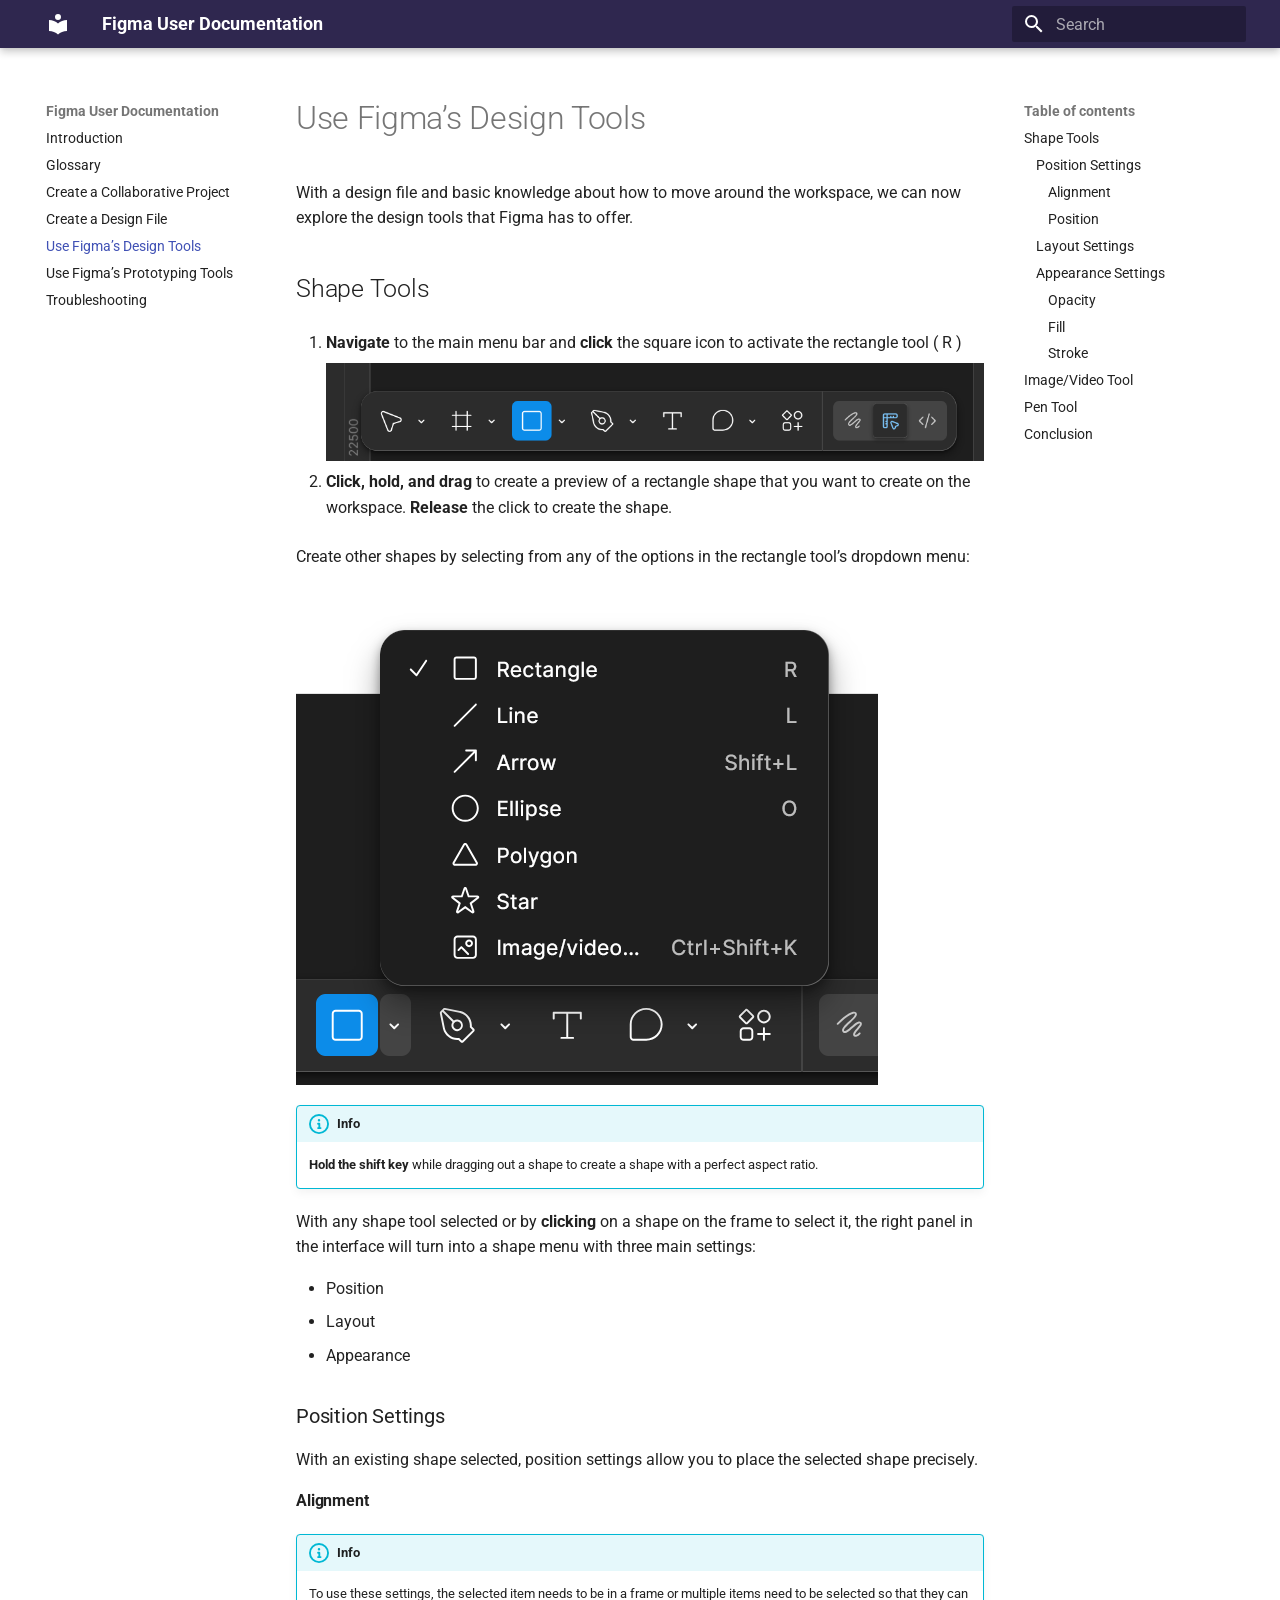
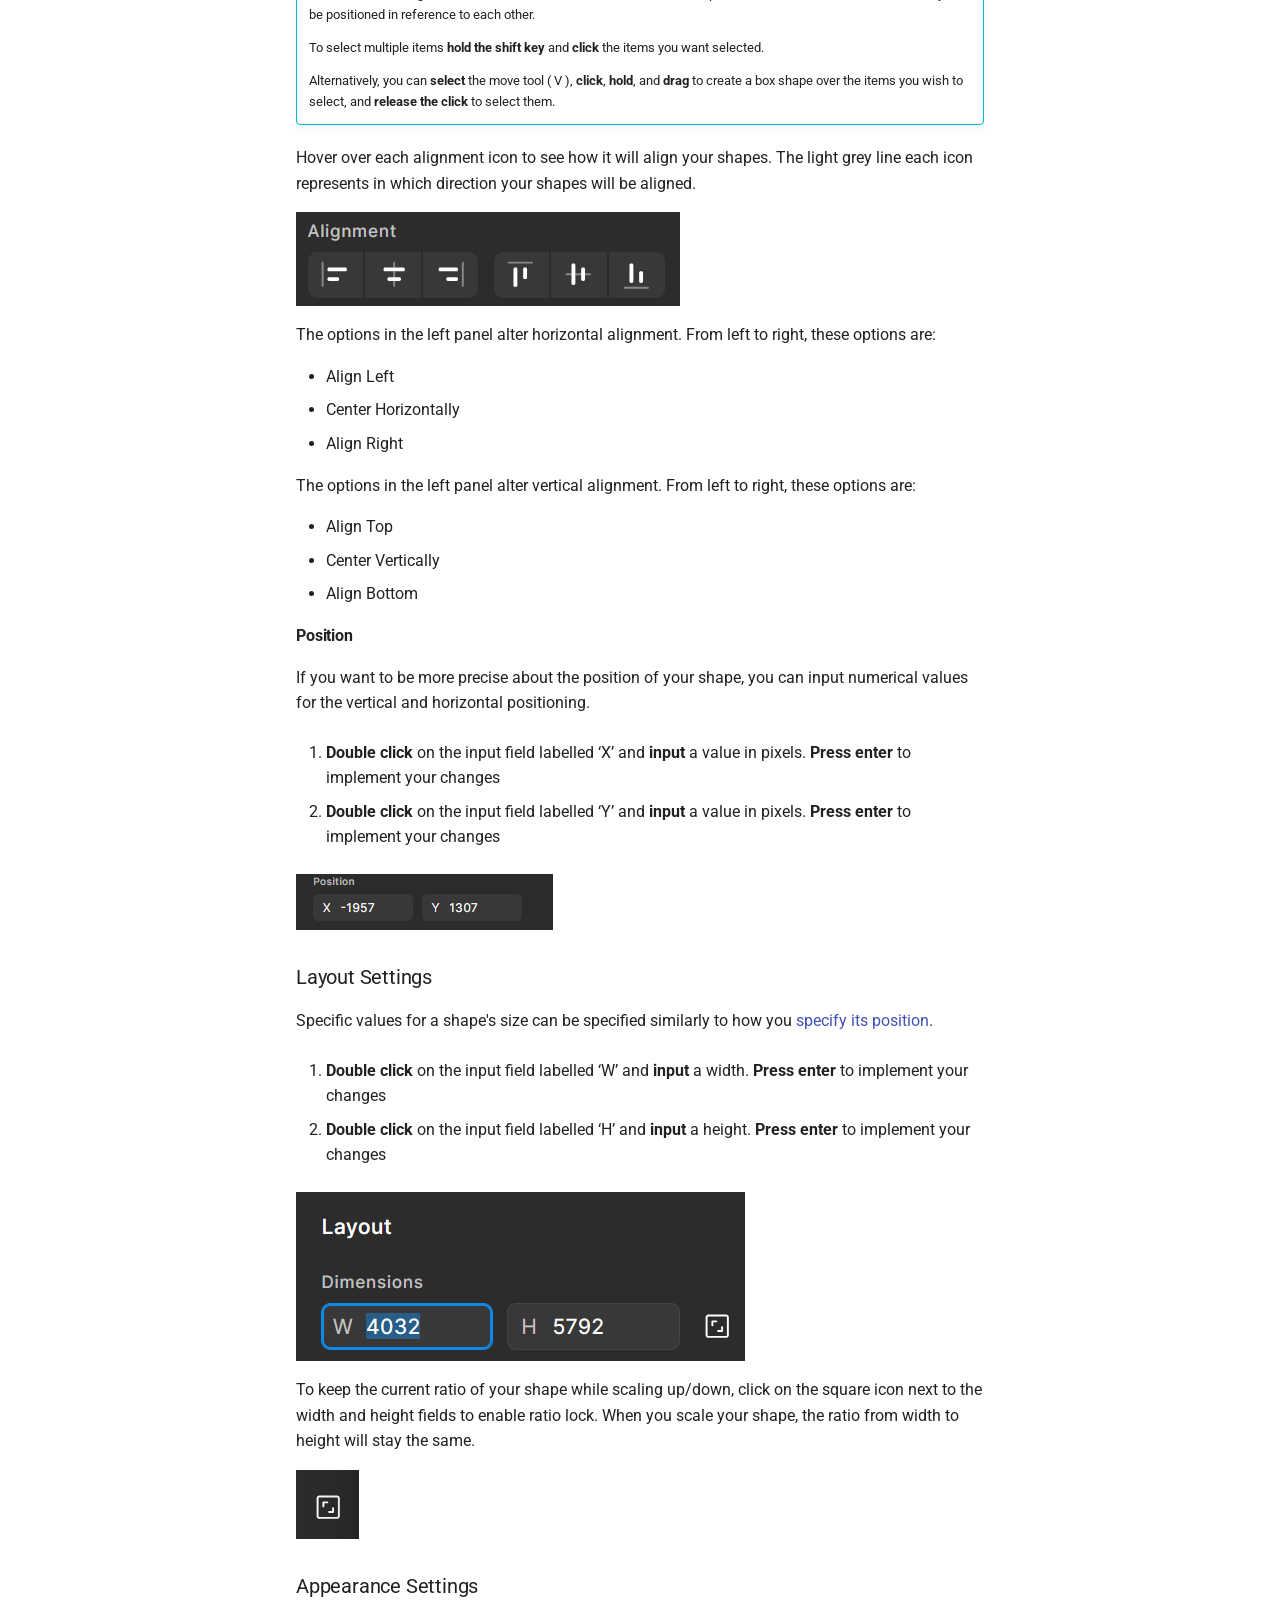
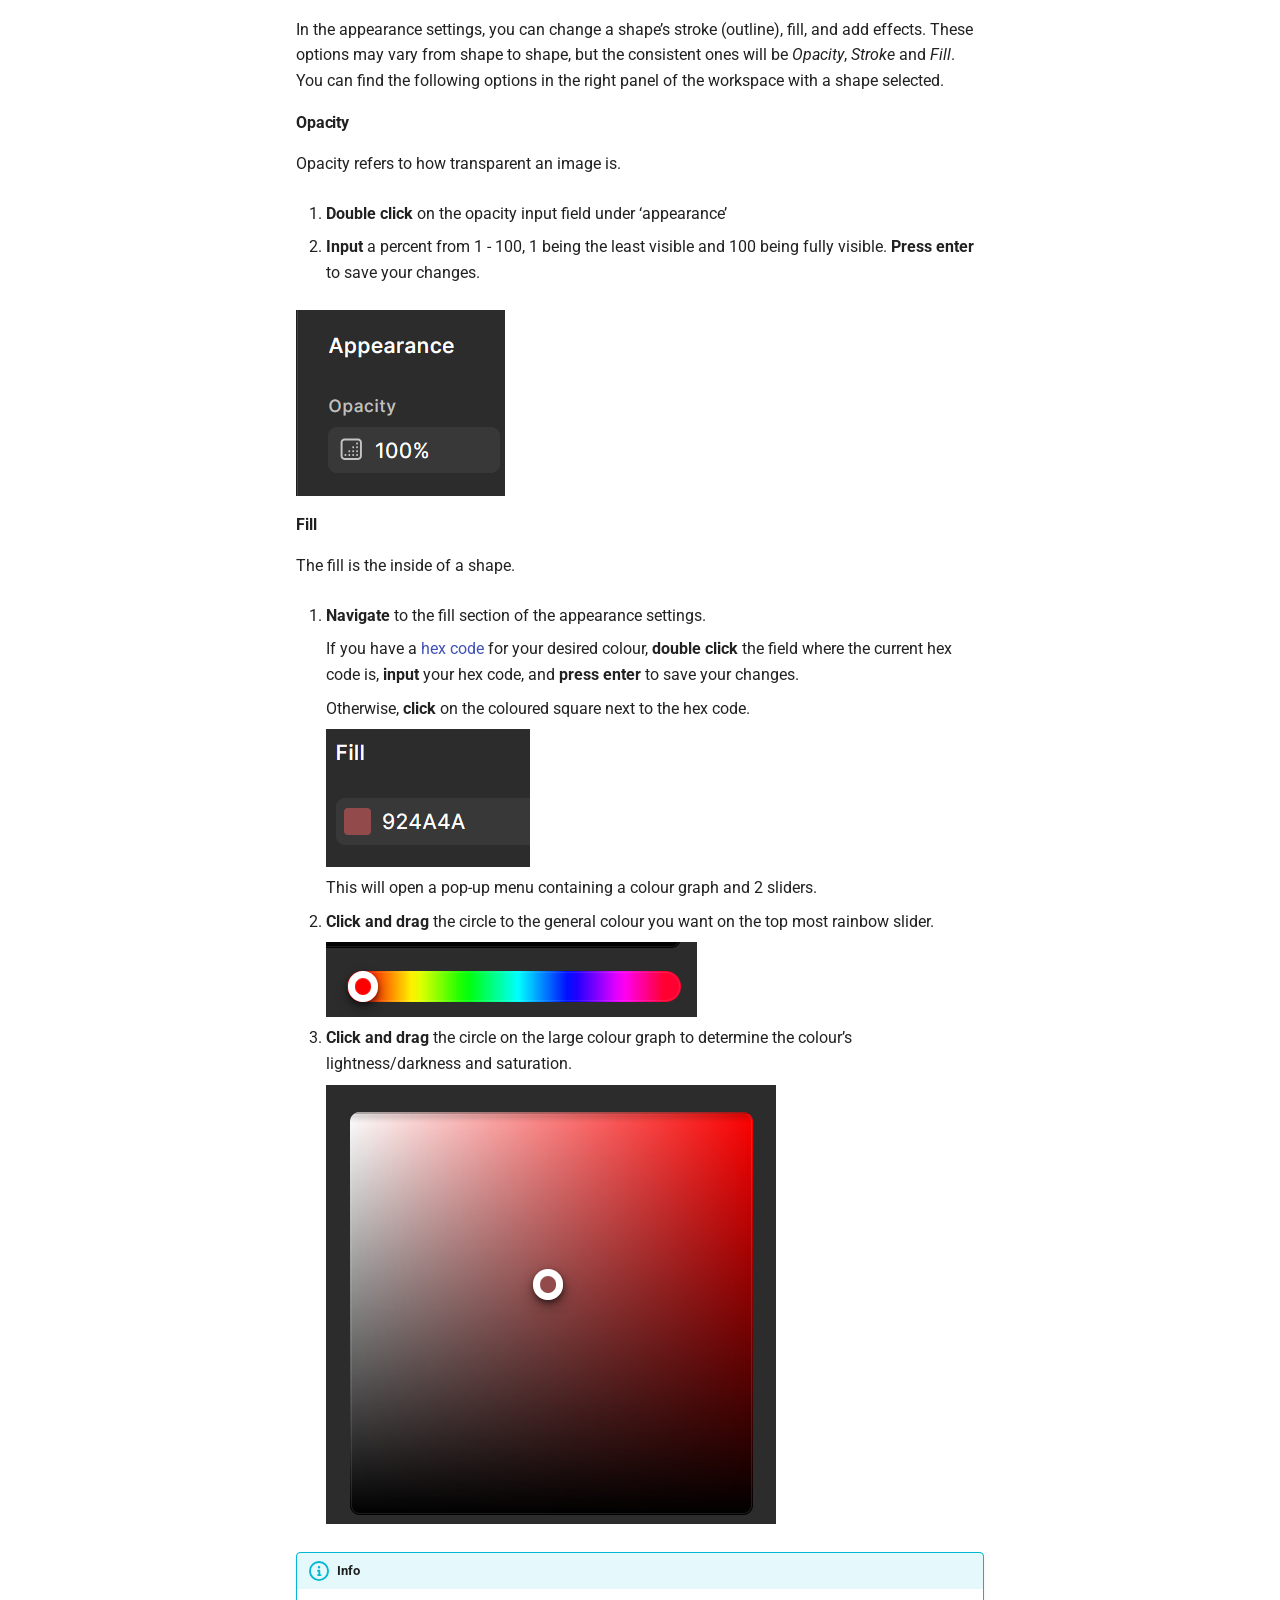
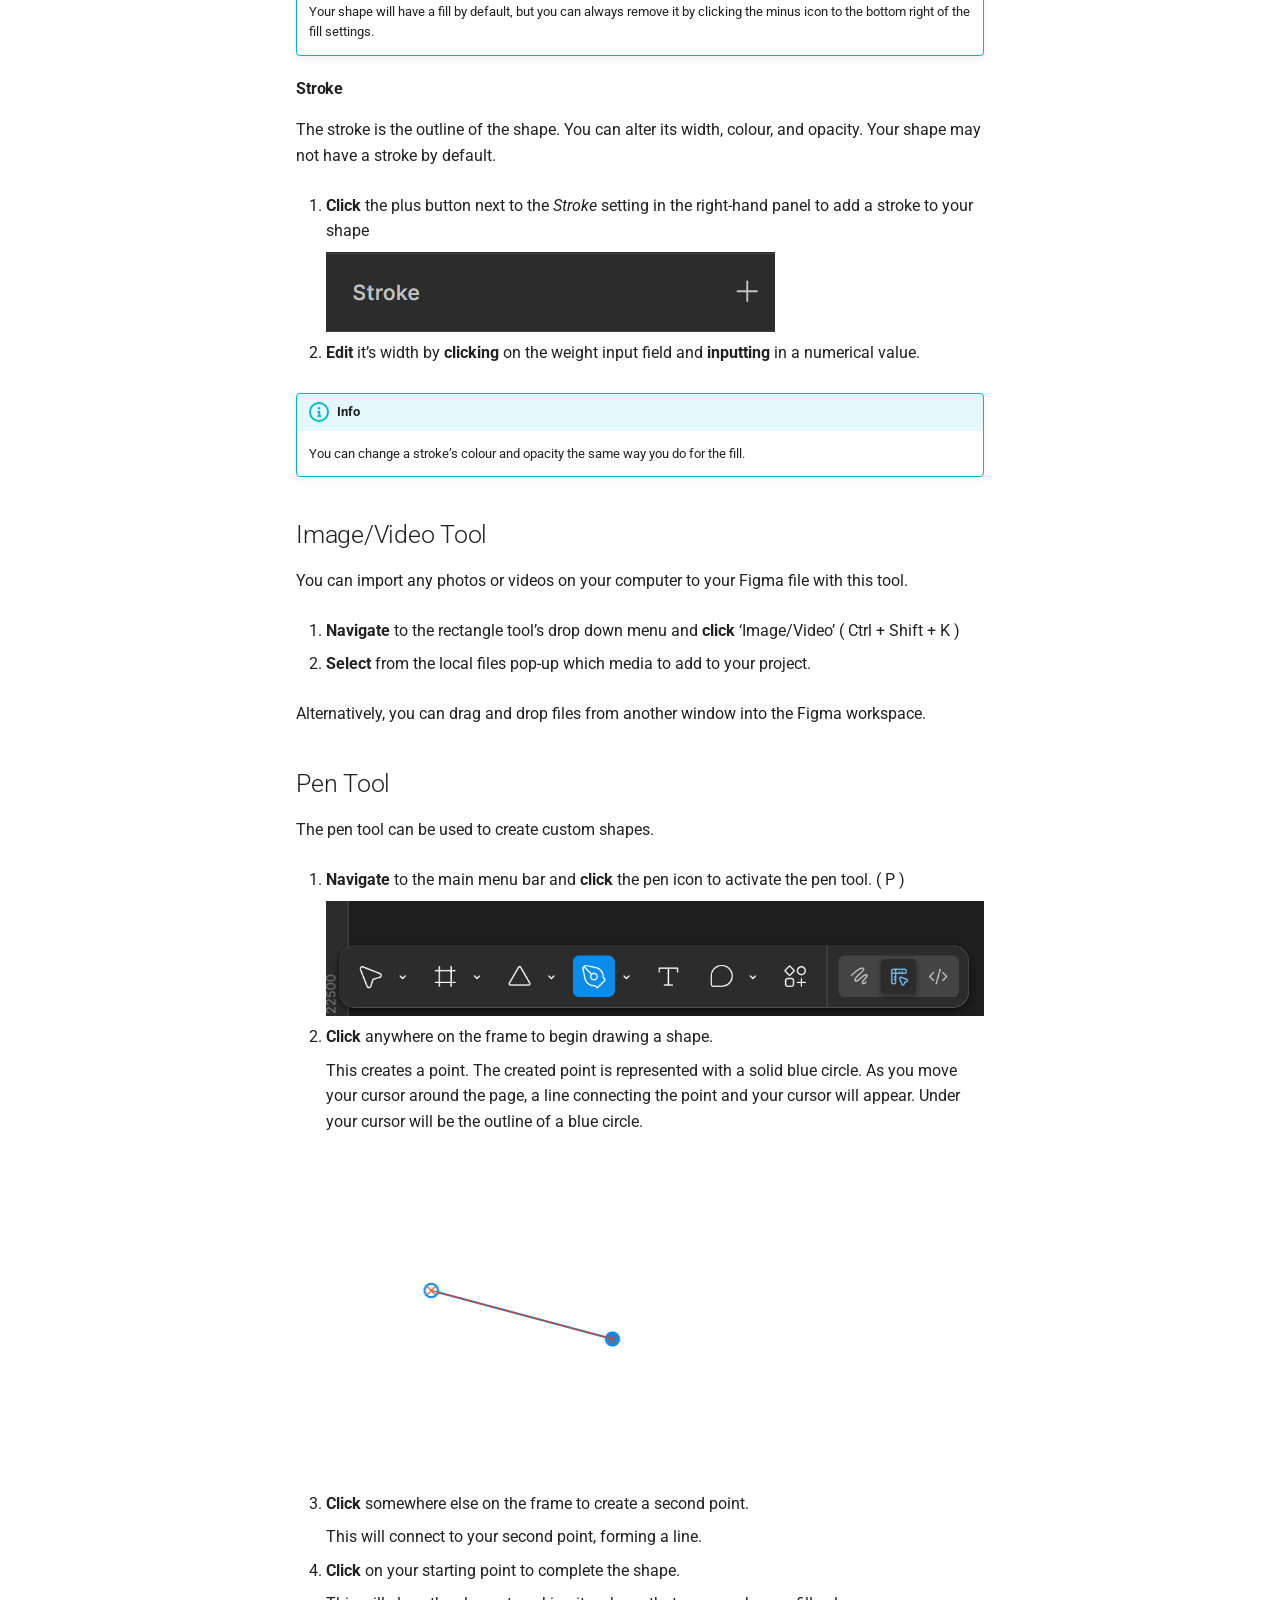
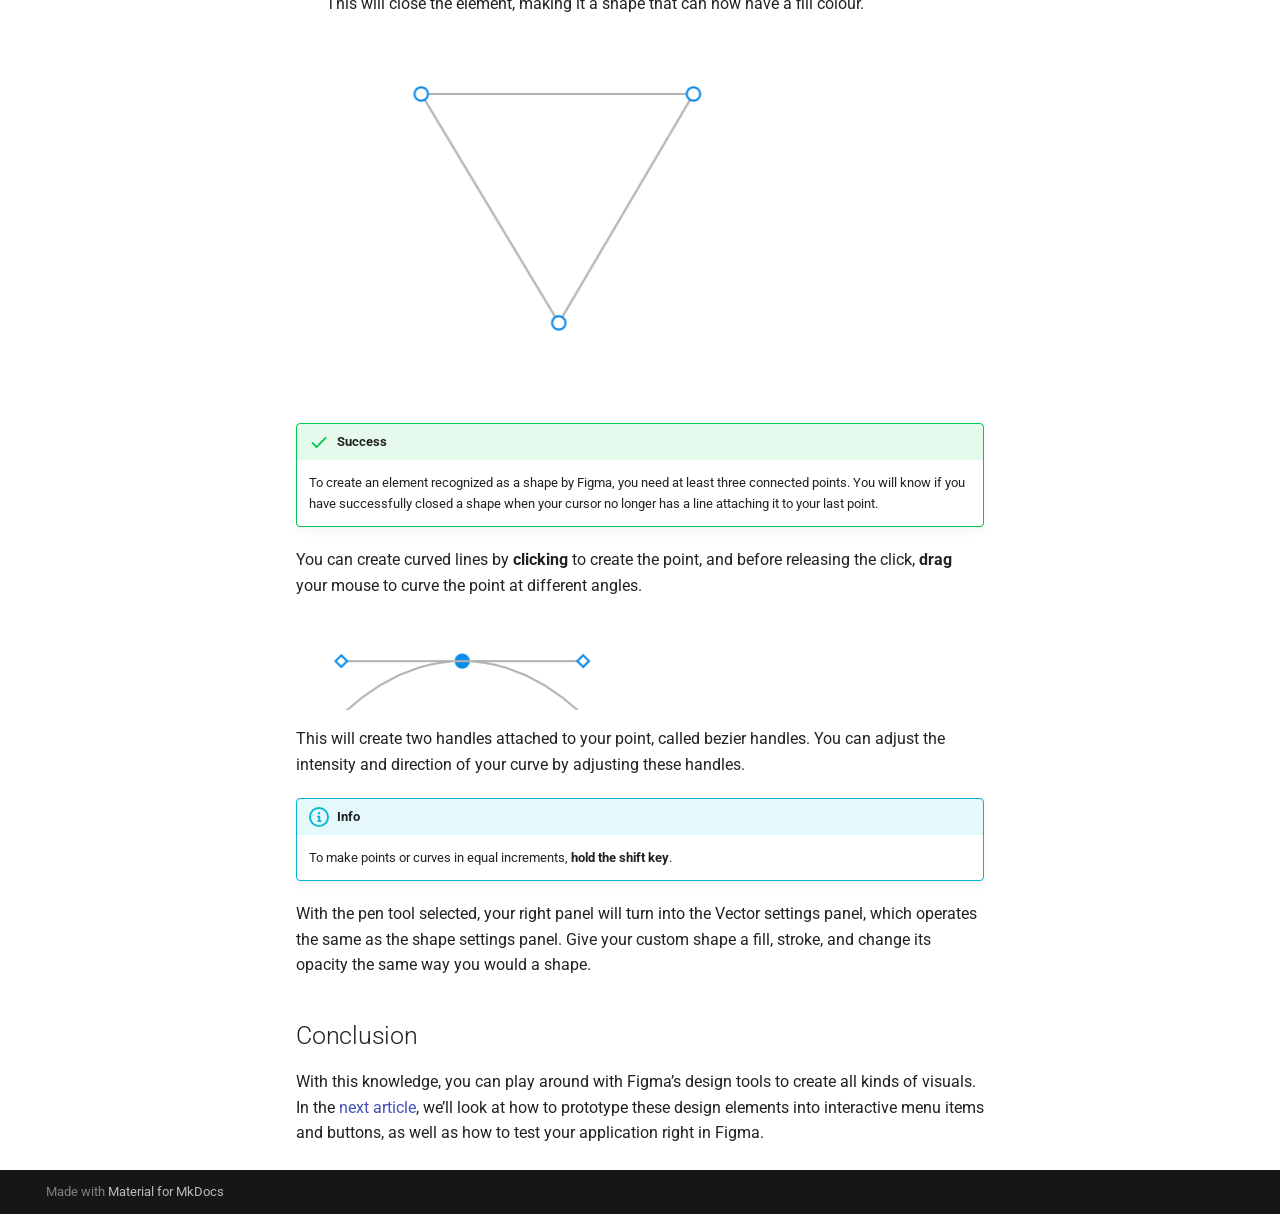
<file: task3/index.html>
<!doctype html>
<html lang="en" class="no-js">
  <head>
    
      <meta charset="utf-8">
      <meta name="viewport" content="width=device-width,initial-scale=1">
      
      
      
        <link rel="canonical" href="https://sitename.example/task3/">
      
      
        <link rel="prev" href="../task2/">
      
      
        <link rel="next" href="../task4/">
      
      
        
      
      
      <link rel="icon" href="../assets/images/favicon.png">
      <meta name="generator" content="mkdocs-1.6.1, mkdocs-material-9.7.6">
    
    
      
        <title>Use Figma’s Design Tools - Figma User Documentation</title>
      
    
    
      <link rel="stylesheet" href="../assets/stylesheets/main.484c7ddc.min.css">
      
      
  
  
    
      
      
    
  
    
      
      
    
  
    
      
      
    
  
    
      
      
    
  
    
      
      
    
  
  
  <style>:root{--md-admonition-icon--info:url('data:image/svg+xml;charset=utf-8,%3Csvg%20xmlns%3D%22http%3A//www.w3.org/2000/svg%22%20viewBox%3D%220%200%2016%2016%22%3E%3Cpath%20d%3D%22M0%208a8%208%200%201%201%2016%200A8%208%200%200%201%200%208m8-6.5a6.5%206.5%200%201%200%200%2013%206.5%206.5%200%200%200%200-13M6.5%207.75A.75.75%200%200%201%207.25%207h1a.75.75%200%200%201%20.75.75v2.75h.25a.75.75%200%200%201%200%201.5h-2a.75.75%200%200%201%200-1.5h.25v-2h-.25a.75.75%200%200%201-.75-.75M8%206a1%201%200%201%201%200-2%201%201%200%200%201%200%202%22/%3E%3C/svg%3E');--md-admonition-icon--success:url('data:image/svg+xml;charset=utf-8,%3Csvg%20xmlns%3D%22http%3A//www.w3.org/2000/svg%22%20viewBox%3D%220%200%2016%2016%22%3E%3Cpath%20d%3D%22M13.78%204.22a.75.75%200%200%201%200%201.06l-7.25%207.25a.75.75%200%200%201-1.06%200L2.22%209.28a.75.75%200%200%201%20.018-1.042.75.75%200%200%201%201.042-.018L6%2010.94l6.72-6.72a.75.75%200%200%201%201.06%200%22/%3E%3C/svg%3E');--md-admonition-icon--warning:url('data:image/svg+xml;charset=utf-8,%3Csvg%20xmlns%3D%22http%3A//www.w3.org/2000/svg%22%20viewBox%3D%220%200%2016%2016%22%3E%3Cpath%20d%3D%22M6.457%201.047c.659-1.234%202.427-1.234%203.086%200l6.082%2011.378A1.75%201.75%200%200%201%2014.082%2015H1.918a1.75%201.75%200%200%201-1.543-2.575Zm1.763.707a.25.25%200%200%200-.44%200L1.698%2013.132a.25.25%200%200%200%20.22.368h12.164a.25.25%200%200%200%20.22-.368Zm.53%203.996v2.5a.75.75%200%200%201-1.5%200v-2.5a.75.75%200%200%201%201.5%200M9%2011a1%201%200%201%201-2%200%201%201%200%200%201%202%200%22/%3E%3C/svg%3E');--md-admonition-icon--danger:url('data:image/svg+xml;charset=utf-8,%3Csvg%20xmlns%3D%22http%3A//www.w3.org/2000/svg%22%20viewBox%3D%220%200%2016%2016%22%3E%3Cpath%20d%3D%22M9.504.43a1.516%201.516%200%200%201%202.437%201.713L10.415%205.5h2.123c1.57%200%202.346%201.909%201.22%203.004l-7.34%207.142a1.25%201.25%200%200%201-.871.354h-.302a1.25%201.25%200%200%201-1.157-1.723L5.633%2010.5H3.462c-1.57%200-2.346-1.909-1.22-3.004zm1.047%201.074L3.286%208.571A.25.25%200%200%200%203.462%209H6.75a.75.75%200%200%201%20.694%201.034l-1.713%204.188%206.982-6.793A.25.25%200%200%200%2012.538%207H9.25a.75.75%200%200%201-.683-1.06l2.008-4.418.003-.006-.004-.009-.006-.006-.008-.001q-.005%200-.009.004%22/%3E%3C/svg%3E');--md-admonition-icon--example:url('data:image/svg+xml;charset=utf-8,%3Csvg%20xmlns%3D%22http%3A//www.w3.org/2000/svg%22%20viewBox%3D%220%200%2016%2016%22%3E%3Cpath%20d%3D%22M5%205.782V2.5h-.25a.75.75%200%200%201%200-1.5h6.5a.75.75%200%200%201%200%201.5H11v3.282l3.666%205.76C15.619%2013.04%2014.543%2015%2012.767%2015H3.233c-1.776%200-2.852-1.96-1.899-3.458Zm-2.4%206.565a.75.75%200%200%200%20.633%201.153h9.534a.75.75%200%200%200%20.633-1.153L12.225%2010.5h-8.45ZM9.5%202.5h-3V6c0%20.143-.04.283-.117.403L4.73%209h6.54L9.617%206.403A.75.75%200%200%201%209.5%206Z%22/%3E%3C/svg%3E');}</style>



    
    
      
    
    
      
        
        
        <link rel="preconnect" href="https://fonts.gstatic.com" crossorigin>
        <link rel="stylesheet" href="https://fonts.googleapis.com/css?family=Roboto:300,300i,400,400i,700,700i%7CRoboto+Mono:400,400i,700,700i&display=fallback">
        <style>:root{--md-text-font:"Roboto";--md-code-font:"Roboto Mono"}</style>
      
    
    
      <link rel="stylesheet" href="../style.css">
    
    <script>__md_scope=new URL("..",location),__md_hash=e=>[...e].reduce(((e,_)=>(e<<5)-e+_.charCodeAt(0)),0),__md_get=(e,_=localStorage,t=__md_scope)=>JSON.parse(_.getItem(t.pathname+"."+e)),__md_set=(e,_,t=localStorage,a=__md_scope)=>{try{t.setItem(a.pathname+"."+e,JSON.stringify(_))}catch(e){}}</script>
    
      

    
    
  </head>
  
  
    <body dir="ltr">
  
    
    <input class="md-toggle" data-md-toggle="drawer" type="checkbox" id="__drawer" autocomplete="off">
    <input class="md-toggle" data-md-toggle="search" type="checkbox" id="__search" autocomplete="off">
    <label class="md-overlay" for="__drawer"></label>
    <div data-md-component="skip">
      
        
        <a href="#use-figmas-design-tools" class="md-skip">
          Skip to content
        </a>
      
    </div>
    <div data-md-component="announce">
      
    </div>
    
    
      

  

<header class="md-header md-header--shadow" data-md-component="header">
  <nav class="md-header__inner md-grid" aria-label="Header">
    <a href=".." title="Figma User Documentation" class="md-header__button md-logo" aria-label="Figma User Documentation" data-md-component="logo">
      
  
  <svg xmlns="http://www.w3.org/2000/svg" viewBox="0 0 24 24"><path d="M12 8a3 3 0 0 0 3-3 3 3 0 0 0-3-3 3 3 0 0 0-3 3 3 3 0 0 0 3 3m0 3.54C9.64 9.35 6.5 8 3 8v11c3.5 0 6.64 1.35 9 3.54 2.36-2.19 5.5-3.54 9-3.54V8c-3.5 0-6.64 1.35-9 3.54"/></svg>

    </a>
    <label class="md-header__button md-icon" for="__drawer">
      
      <svg xmlns="http://www.w3.org/2000/svg" viewBox="0 0 24 24"><path d="M3 6h18v2H3zm0 5h18v2H3zm0 5h18v2H3z"/></svg>
    </label>
    <div class="md-header__title" data-md-component="header-title">
      <div class="md-header__ellipsis">
        <div class="md-header__topic">
          <span class="md-ellipsis">
            Figma User Documentation
          </span>
        </div>
        <div class="md-header__topic" data-md-component="header-topic">
          <span class="md-ellipsis">
            
              Use Figma’s Design Tools
            
          </span>
        </div>
      </div>
    </div>
    
    
      <script>var palette=__md_get("__palette");if(palette&&palette.color){if("(prefers-color-scheme)"===palette.color.media){var media=matchMedia("(prefers-color-scheme: light)"),input=document.querySelector(media.matches?"[data-md-color-media='(prefers-color-scheme: light)']":"[data-md-color-media='(prefers-color-scheme: dark)']");palette.color.media=input.getAttribute("data-md-color-media"),palette.color.scheme=input.getAttribute("data-md-color-scheme"),palette.color.primary=input.getAttribute("data-md-color-primary"),palette.color.accent=input.getAttribute("data-md-color-accent")}for(var[key,value]of Object.entries(palette.color))document.body.setAttribute("data-md-color-"+key,value)}</script>
    
    
    
      
      
        <label class="md-header__button md-icon" for="__search">
          
          <svg xmlns="http://www.w3.org/2000/svg" viewBox="0 0 24 24"><path d="M9.5 3A6.5 6.5 0 0 1 16 9.5c0 1.61-.59 3.09-1.56 4.23l.27.27h.79l5 5-1.5 1.5-5-5v-.79l-.27-.27A6.52 6.52 0 0 1 9.5 16 6.5 6.5 0 0 1 3 9.5 6.5 6.5 0 0 1 9.5 3m0 2C7 5 5 7 5 9.5S7 14 9.5 14 14 12 14 9.5 12 5 9.5 5"/></svg>
        </label>
        <div class="md-search" data-md-component="search" role="dialog">
  <label class="md-search__overlay" for="__search"></label>
  <div class="md-search__inner" role="search">
    <form class="md-search__form" name="search">
      <input type="text" class="md-search__input" name="query" aria-label="Search" placeholder="Search" autocapitalize="off" autocorrect="off" autocomplete="off" spellcheck="false" data-md-component="search-query" required>
      <label class="md-search__icon md-icon" for="__search">
        
        <svg xmlns="http://www.w3.org/2000/svg" viewBox="0 0 24 24"><path d="M9.5 3A6.5 6.5 0 0 1 16 9.5c0 1.61-.59 3.09-1.56 4.23l.27.27h.79l5 5-1.5 1.5-5-5v-.79l-.27-.27A6.52 6.52 0 0 1 9.5 16 6.5 6.5 0 0 1 3 9.5 6.5 6.5 0 0 1 9.5 3m0 2C7 5 5 7 5 9.5S7 14 9.5 14 14 12 14 9.5 12 5 9.5 5"/></svg>
        
        <svg xmlns="http://www.w3.org/2000/svg" viewBox="0 0 24 24"><path d="M20 11v2H8l5.5 5.5-1.42 1.42L4.16 12l7.92-7.92L13.5 5.5 8 11z"/></svg>
      </label>
      <nav class="md-search__options" aria-label="Search">
        
        <button type="reset" class="md-search__icon md-icon" title="Clear" aria-label="Clear" tabindex="-1">
          
          <svg xmlns="http://www.w3.org/2000/svg" viewBox="0 0 24 24"><path d="M19 6.41 17.59 5 12 10.59 6.41 5 5 6.41 10.59 12 5 17.59 6.41 19 12 13.41 17.59 19 19 17.59 13.41 12z"/></svg>
        </button>
      </nav>
      
    </form>
    <div class="md-search__output">
      <div class="md-search__scrollwrap" tabindex="0" data-md-scrollfix>
        <div class="md-search-result" data-md-component="search-result">
          <div class="md-search-result__meta">
            Initializing search
          </div>
          <ol class="md-search-result__list" role="presentation"></ol>
        </div>
      </div>
    </div>
  </div>
</div>
      
    
    
  </nav>
  
</header>
    
    <div class="md-container" data-md-component="container">
      
      
        
          
        
      
      <main class="md-main" data-md-component="main">
        <div class="md-main__inner md-grid">
          
            
              
              <div class="md-sidebar md-sidebar--primary" data-md-component="sidebar" data-md-type="navigation" >
                <div class="md-sidebar__scrollwrap">
                  <div class="md-sidebar__inner">
                    



<nav class="md-nav md-nav--primary" aria-label="Navigation" data-md-level="0">
  <label class="md-nav__title" for="__drawer">
    <a href=".." title="Figma User Documentation" class="md-nav__button md-logo" aria-label="Figma User Documentation" data-md-component="logo">
      
  
  <svg xmlns="http://www.w3.org/2000/svg" viewBox="0 0 24 24"><path d="M12 8a3 3 0 0 0 3-3 3 3 0 0 0-3-3 3 3 0 0 0-3 3 3 3 0 0 0 3 3m0 3.54C9.64 9.35 6.5 8 3 8v11c3.5 0 6.64 1.35 9 3.54 2.36-2.19 5.5-3.54 9-3.54V8c-3.5 0-6.64 1.35-9 3.54"/></svg>

    </a>
    Figma User Documentation
  </label>
  
  <ul class="md-nav__list" data-md-scrollfix>
    
      
      
  
  
  
  
    <li class="md-nav__item">
      <a href=".." class="md-nav__link">
        
  
  
  <span class="md-ellipsis">
    
  
    Introduction
  

    
  </span>
  
  

      </a>
    </li>
  

    
      
      
  
  
  
  
    <li class="md-nav__item">
      <a href="../glossary/" class="md-nav__link">
        
  
  
  <span class="md-ellipsis">
    
  
    Glossary
  

    
  </span>
  
  

      </a>
    </li>
  

    
      
      
  
  
  
  
    <li class="md-nav__item">
      <a href="../task1/" class="md-nav__link">
        
  
  
  <span class="md-ellipsis">
    
  
    Create a Collaborative Project
  

    
  </span>
  
  

      </a>
    </li>
  

    
      
      
  
  
  
  
    <li class="md-nav__item">
      <a href="../task2/" class="md-nav__link">
        
  
  
  <span class="md-ellipsis">
    
  
    Create a Design File
  

    
  </span>
  
  

      </a>
    </li>
  

    
      
      
  
  
    
  
  
  
    <li class="md-nav__item md-nav__item--active">
      
      <input class="md-nav__toggle md-toggle" type="checkbox" id="__toc">
      
      
        
      
      
        <label class="md-nav__link md-nav__link--active" for="__toc">
          
  
  
  <span class="md-ellipsis">
    
  
    Use Figma’s Design Tools
  

    
  </span>
  
  

          <span class="md-nav__icon md-icon"></span>
        </label>
      
      <a href="./" class="md-nav__link md-nav__link--active">
        
  
  
  <span class="md-ellipsis">
    
  
    Use Figma’s Design Tools
  

    
  </span>
  
  

      </a>
      
        

<nav class="md-nav md-nav--secondary" aria-label="Table of contents">
  
  
  
    
  
  
    <label class="md-nav__title" for="__toc">
      <span class="md-nav__icon md-icon"></span>
      Table of contents
    </label>
    <ul class="md-nav__list" data-md-component="toc" data-md-scrollfix>
      
        <li class="md-nav__item">
  <a href="#shape-tools" class="md-nav__link">
    <span class="md-ellipsis">
      
        Shape Tools
      
    </span>
  </a>
  
    <nav class="md-nav" aria-label="Shape Tools">
      <ul class="md-nav__list">
        
          <li class="md-nav__item">
  <a href="#position-settings" class="md-nav__link">
    <span class="md-ellipsis">
      
        Position Settings
      
    </span>
  </a>
  
    <nav class="md-nav" aria-label="Position Settings">
      <ul class="md-nav__list">
        
          <li class="md-nav__item">
  <a href="#alignment" class="md-nav__link">
    <span class="md-ellipsis">
      
        Alignment
      
    </span>
  </a>
  
</li>
        
          <li class="md-nav__item">
  <a href="#position" class="md-nav__link">
    <span class="md-ellipsis">
      
        Position
      
    </span>
  </a>
  
</li>
        
      </ul>
    </nav>
  
</li>
        
          <li class="md-nav__item">
  <a href="#layout-settings" class="md-nav__link">
    <span class="md-ellipsis">
      
        Layout Settings
      
    </span>
  </a>
  
</li>
        
          <li class="md-nav__item">
  <a href="#appearance-settings" class="md-nav__link">
    <span class="md-ellipsis">
      
        Appearance Settings
      
    </span>
  </a>
  
    <nav class="md-nav" aria-label="Appearance Settings">
      <ul class="md-nav__list">
        
          <li class="md-nav__item">
  <a href="#opacity" class="md-nav__link">
    <span class="md-ellipsis">
      
        Opacity
      
    </span>
  </a>
  
</li>
        
          <li class="md-nav__item">
  <a href="#fill" class="md-nav__link">
    <span class="md-ellipsis">
      
        Fill
      
    </span>
  </a>
  
</li>
        
          <li class="md-nav__item">
  <a href="#stroke" class="md-nav__link">
    <span class="md-ellipsis">
      
        Stroke
      
    </span>
  </a>
  
</li>
        
      </ul>
    </nav>
  
</li>
        
      </ul>
    </nav>
  
</li>
      
        <li class="md-nav__item">
  <a href="#imagevideo-tool" class="md-nav__link">
    <span class="md-ellipsis">
      
        Image/Video Tool
      
    </span>
  </a>
  
</li>
      
        <li class="md-nav__item">
  <a href="#pen-tool" class="md-nav__link">
    <span class="md-ellipsis">
      
        Pen Tool
      
    </span>
  </a>
  
</li>
      
        <li class="md-nav__item">
  <a href="#conclusion" class="md-nav__link">
    <span class="md-ellipsis">
      
        Conclusion
      
    </span>
  </a>
  
</li>
      
    </ul>
  
</nav>
      
    </li>
  

    
      
      
  
  
  
  
    <li class="md-nav__item">
      <a href="../task4/" class="md-nav__link">
        
  
  
  <span class="md-ellipsis">
    
  
    Use Figma’s Prototyping Tools
  

    
  </span>
  
  

      </a>
    </li>
  

    
      
      
  
  
  
  
    <li class="md-nav__item">
      <a href="../troubleshooting/" class="md-nav__link">
        
  
  
  <span class="md-ellipsis">
    
  
    Troubleshooting
  

    
  </span>
  
  

      </a>
    </li>
  

    
  </ul>
</nav>
                  </div>
                </div>
              </div>
            
            
              
              <div class="md-sidebar md-sidebar--secondary" data-md-component="sidebar" data-md-type="toc" >
                <div class="md-sidebar__scrollwrap">
                  <div class="md-sidebar__inner">
                    

<nav class="md-nav md-nav--secondary" aria-label="Table of contents">
  
  
  
    
  
  
    <label class="md-nav__title" for="__toc">
      <span class="md-nav__icon md-icon"></span>
      Table of contents
    </label>
    <ul class="md-nav__list" data-md-component="toc" data-md-scrollfix>
      
        <li class="md-nav__item">
  <a href="#shape-tools" class="md-nav__link">
    <span class="md-ellipsis">
      
        Shape Tools
      
    </span>
  </a>
  
    <nav class="md-nav" aria-label="Shape Tools">
      <ul class="md-nav__list">
        
          <li class="md-nav__item">
  <a href="#position-settings" class="md-nav__link">
    <span class="md-ellipsis">
      
        Position Settings
      
    </span>
  </a>
  
    <nav class="md-nav" aria-label="Position Settings">
      <ul class="md-nav__list">
        
          <li class="md-nav__item">
  <a href="#alignment" class="md-nav__link">
    <span class="md-ellipsis">
      
        Alignment
      
    </span>
  </a>
  
</li>
        
          <li class="md-nav__item">
  <a href="#position" class="md-nav__link">
    <span class="md-ellipsis">
      
        Position
      
    </span>
  </a>
  
</li>
        
      </ul>
    </nav>
  
</li>
        
          <li class="md-nav__item">
  <a href="#layout-settings" class="md-nav__link">
    <span class="md-ellipsis">
      
        Layout Settings
      
    </span>
  </a>
  
</li>
        
          <li class="md-nav__item">
  <a href="#appearance-settings" class="md-nav__link">
    <span class="md-ellipsis">
      
        Appearance Settings
      
    </span>
  </a>
  
    <nav class="md-nav" aria-label="Appearance Settings">
      <ul class="md-nav__list">
        
          <li class="md-nav__item">
  <a href="#opacity" class="md-nav__link">
    <span class="md-ellipsis">
      
        Opacity
      
    </span>
  </a>
  
</li>
        
          <li class="md-nav__item">
  <a href="#fill" class="md-nav__link">
    <span class="md-ellipsis">
      
        Fill
      
    </span>
  </a>
  
</li>
        
          <li class="md-nav__item">
  <a href="#stroke" class="md-nav__link">
    <span class="md-ellipsis">
      
        Stroke
      
    </span>
  </a>
  
</li>
        
      </ul>
    </nav>
  
</li>
        
      </ul>
    </nav>
  
</li>
      
        <li class="md-nav__item">
  <a href="#imagevideo-tool" class="md-nav__link">
    <span class="md-ellipsis">
      
        Image/Video Tool
      
    </span>
  </a>
  
</li>
      
        <li class="md-nav__item">
  <a href="#pen-tool" class="md-nav__link">
    <span class="md-ellipsis">
      
        Pen Tool
      
    </span>
  </a>
  
</li>
      
        <li class="md-nav__item">
  <a href="#conclusion" class="md-nav__link">
    <span class="md-ellipsis">
      
        Conclusion
      
    </span>
  </a>
  
</li>
      
    </ul>
  
</nav>
                  </div>
                </div>
              </div>
            
          
          
            <div class="md-content" data-md-component="content">
              
              <article class="md-content__inner md-typeset">
                
                  



<h1 id="use-figmas-design-tools">Use Figma’s Design Tools</h1>
<p>With a design file and basic knowledge about how to move around the workspace, we can now explore the design tools that Figma has to offer.</p>
<h2 id="shape-tools">Shape Tools</h2>
<ol>
<li>
<p><strong>Navigate</strong> to the main menu bar and <strong>click</strong> the square icon to activate the rectangle tool ( R )</p>
<p><img alt="Toolbar with a square icon highlighted" src="../imgs/task3-1-shapeTool.png" title="Shape Tool (Blue)" /></p>
</li>
<li>
<p><strong>Click, hold, and drag</strong> to create a preview of a rectangle shape that you want to create on the workspace. <strong>Release</strong> the click to create the shape.</p>
</li>
</ol>
<p>Create other shapes by selecting from any of the options in the rectangle tool’s dropdown menu:</p>
<p><img alt="Dropdown menu of different shapes as options to create" src="../imgs/task3-2-rectangleDropDown.png" title="Shape Tool Dropdown Menu" /></p>
<div class="admonition info">
<p class="admonition-title">Info</p>
<p><strong>Hold the shift key</strong> while dragging out a shape to create a shape with a perfect aspect ratio.</p>
</div>
<p>With any shape tool selected or by <strong>clicking</strong> on a shape on the frame to select it, the right panel in the interface will turn into a shape menu with three main settings:</p>
<ul>
<li>Position</li>
<li>Layout</li>
<li>Appearance</li>
</ul>
<h3 id="position-settings">Position Settings</h3>
<p>With an existing shape selected, position settings allow you to place the selected shape precisely.</p>
<h4 id="alignment">Alignment</h4>
<div class="admonition info">
<p class="admonition-title">Info</p>
<p>To use these settings, the selected item needs to be in a frame or multiple items need to be selected so that they can be positioned in reference to each other.</p>
<p>To select multiple items <strong>hold the shift key</strong> and <strong>click</strong> the items you want selected.</p>
<p>Alternatively, you can <strong>select</strong> the move tool ( V ), <strong>click</strong>, <strong>hold</strong>, and <strong>drag</strong> to create a box shape over the items you wish to select, and <strong>release the click</strong> to select them.</p>
</div>
<p>Hover over each alignment icon to see how it will align your shapes. The light grey line each icon represents in which direction your shapes will be aligned.</p>
<p><img alt="Panel of options to align items" src="../imgs/task3-3-alignment.png" title="Alignment Menu" /></p>
<p>The options in the left panel alter horizontal alignment. From left to right, these options are:</p>
<ul>
<li>Align Left</li>
<li>Center Horizontally</li>
<li>Align Right</li>
</ul>
<p>The options in the left panel alter vertical alignment. From left to right, these options are:</p>
<ul>
<li>Align Top</li>
<li>Center Vertically</li>
<li>Align Bottom</li>
</ul>
<h4 id="position">Position</h4>
<p>If you want to be more precise about the position of your shape, you can input numerical values for the vertical and horizontal positioning.</p>
<ol>
<li>
<p><strong>Double click</strong> on the input field labelled ‘X’ and <strong>input</strong> a value in pixels. <strong>Press enter</strong> to implement your changes</p>
</li>
<li>
<p><strong>Double click</strong> on the input field labelled ‘Y’ and <strong>input</strong> a value in pixels. <strong>Press enter</strong> to implement your changes</p>
</li>
</ol>
<p><img alt="Input fields for vertical and horizontal position" src="../imgs/task3-position.png" title="Position Settings" /></p>
<h3 id="layout-settings">Layout Settings</h3>
<p>Specific values for a shape's size can be specified similarly to how you <a href="#position">specify its position</a>.</p>
<ol>
<li>
<p><strong>Double click</strong> on the input field labelled ‘W’ and <strong>input</strong> a width. <strong>Press enter</strong> to implement your changes</p>
</li>
<li>
<p><strong>Double click</strong> on the input field labelled ‘H’ and <strong>input</strong> a height. <strong>Press enter</strong> to implement your changes</p>
</li>
</ol>
<p><img alt="Input fields for a shape's height and width" src="../imgs/task3-4-layout.png" title="Dimensions Settings" /></p>
<p>To keep the current ratio of your shape while scaling up/down, click on the square icon next to the width and height fields to enable ratio lock. When you scale your shape, the ratio from width to height will stay the same.</p>
<p><img alt="icon of a box with outward arrows inside" src="../imgs/task3-5-scaleRatio.png" title="Scale Button" /></p>
<h3 id="appearance-settings">Appearance Settings</h3>
<p>In the appearance settings, you can change a shape’s stroke (outline), fill, and add effects. These options may vary from shape to shape, but the consistent ones will be <em>Opacity</em>, <em>Stroke</em> and <em>Fill</em>. You can find the following options in the right panel of the workspace with a shape selected.</p>
<h4 id="opacity">Opacity</h4>
<p>Opacity refers to how transparent an image is.</p>
<ol>
<li>
<p><strong>Double click</strong> on the opacity input field under ‘appearance’</p>
</li>
<li>
<p><strong>Input</strong> a percent from 1 - 100, 1 being the least visible and 100 being fully visible. <strong>Press enter</strong> to save your changes.</p>
</li>
</ol>
<p><img alt="Input field for shape opacity" src="../imgs/task3-7-opacity.png" title="Opacity Settings" /></p>
<h4 id="fill">Fill</h4>
<p>The fill is the inside of a shape.</p>
<ol>
<li>
<p><strong>Navigate</strong> to the fill section of the appearance settings.</p>
<p>If you have a <a href="/docs/glossary.md">hex code</a> for your desired colour, <strong>double click</strong> the field where the current hex code is, <strong>input</strong> your hex code, and <strong>press enter</strong> to save your changes.</p>
<p>Otherwise, <strong>click</strong> on the coloured square next to the hex code.</p>
<p><img alt="Fill section with coloured square and hex code" src="../imgs/task3-7.5-fill.png" title="Fill Settings" /></p>
<p>This will open a pop-up menu containing a colour graph and 2 sliders.</p>
</li>
<li>
<p><strong>Click and drag</strong> the circle to the general colour you want on the top most rainbow slider.</p>
<p><img alt="Slider input for colours" src="../imgs/task3-8-colorSlider.png" title="Colour Slider" /></p>
</li>
<li>
<p><strong>Click and drag</strong> the circle on the large colour graph to determine the colour’s lightness/darkness and saturation.</p>
<p><img alt="Graph of variations of a colour" src="../imgs/task3-9-colourgraph.png" title="Colour Graph" /></p>
</li>
</ol>
<div class="admonition info">
<p class="admonition-title">Info</p>
<p>Your shape will have a fill by default, but you can always remove it by clicking the minus icon to the bottom right of the fill settings.</p>
</div>
<h4 id="stroke">Stroke</h4>
<p>The stroke is the outline of the shape. You can alter its width, colour, and opacity. Your shape may not have a stroke by default.</p>
<ol>
<li>
<p><strong>Click</strong> the plus button next to the <em>Stroke</em> setting in the right-hand panel to add a stroke to your shape</p>
<p><img alt="Stroke setting found in right-hand panel" src="../imgs/task3-11-strokePlus.png" title="Stroke Settings" /></p>
</li>
<li>
<p><strong>Edit</strong> it’s width by <strong>clicking</strong> on the weight input field and <strong>inputting</strong> in a numerical value.</p>
</li>
</ol>
<div class="admonition info">
<p class="admonition-title">Info</p>
<p>You can change a stroke’s colour and opacity the same way you do for the fill.</p>
</div>
<h2 id="imagevideo-tool">Image/Video Tool</h2>
<p>You can import any photos or videos on your computer to your Figma file with this tool.</p>
<ol>
<li>
<p><strong>Navigate</strong> to the rectangle tool’s drop down menu and <strong>click</strong> ‘Image/Video’ ( Ctrl + Shift + K )</p>
</li>
<li>
<p><strong>Select</strong> from the local files pop-up which media to add to your project.</p>
</li>
</ol>
<p>Alternatively, you can drag and drop files from another window into the Figma workspace.</p>
<h2 id="pen-tool">Pen Tool</h2>
<p>The pen tool can be used to create custom shapes.</p>
<ol>
<li>
<p><strong>Navigate</strong> to the main menu bar and <strong>click</strong> the pen icon to activate the pen tool. ( P )</p>
<p><img alt="Toolbar with a pen icon highlighted" src="../imgs/task3-3-penTool.png" title="Pen Button (Blue)" /></p>
</li>
<li>
<p><strong>Click</strong> anywhere on the frame to begin drawing a shape.</p>
<p>This creates a point. The created point is represented with a solid blue circle. As you move your cursor around the page, a line connecting the point and your cursor will appear. Under your cursor will be the outline of a blue circle.</p>
<p><img alt="Two points with a line connecting them. The point under the cursor is an outline of a circle and the other point is solid" src="../imgs/task3-12-point.png" title="Line" /></p>
</li>
<li>
<p><strong>Click</strong> somewhere else on the frame to create a second point.</p>
<p>This will connect to your second point, forming a line.</p>
</li>
<li>
<p><strong>Click</strong> on your starting point to complete the shape.</p>
<p>This will close the element, making it a shape that can now have a fill colour.</p>
<p><img alt="Closed shape comprised of three points" src="../imgs/task3-idk-point.png" title="Connected Points" /></p>
</li>
</ol>
<div class="admonition success">
<p class="admonition-title">Success</p>
<p>To create an element recognized as a shape by Figma, you need at least three connected points. You will know if you have successfully closed a shape when your cursor no longer has a line attaching it to your last point.</p>
</div>
<p>You can create curved lines by <strong>clicking</strong> to create the point, and before releasing the click, <strong>drag</strong> your mouse to curve the point at different angles.</p>
<p><img alt="Point at the center of a curved line and a straight line with its own points to adjust curve" src="../imgs/task3-13-handles.png" title="Bezier Handles" /></p>
<p>This will create two handles attached to your point, called bezier handles. You can adjust the intensity and direction of your curve by adjusting these handles.</p>
<div class="admonition info">
<p class="admonition-title">Info</p>
<p>To make points or curves in equal increments, <strong>hold the shift key</strong>.</p>
</div>
<p>With the pen tool selected, your right panel will turn into the Vector settings panel, which operates the same as the shape settings panel. Give your custom shape a fill, stroke, and change its opacity the same way you would a shape.</p>
<h2 id="conclusion">Conclusion</h2>
<p>With this knowledge, you can play around with Figma’s design tools to create all kinds of visuals. In the <a href="../task4/">next article</a>, we’ll look at how to prototype these design elements into interactive menu items and buttons, as well as how to test your application right in Figma.</p>












                
              </article>
            </div>
          
          
<script>var target=document.getElementById(location.hash.slice(1));target&&target.name&&(target.checked=target.name.startsWith("__tabbed_"))</script>
        </div>
        
      </main>
      
        <footer class="md-footer">
  
  <div class="md-footer-meta md-typeset">
    <div class="md-footer-meta__inner md-grid">
      <div class="md-copyright">
  
  
    Made with
    <a href="https://squidfunk.github.io/mkdocs-material/" target="_blank" rel="noopener">
      Material for MkDocs
    </a>
  
</div>
      
    </div>
  </div>
</footer>
      
    </div>
    <div class="md-dialog" data-md-component="dialog">
      <div class="md-dialog__inner md-typeset"></div>
    </div>
    
    
    
      
      
      <script id="__config" type="application/json">{"annotate": null, "base": "..", "features": [], "search": "../assets/javascripts/workers/search.2c215733.min.js", "tags": null, "translations": {"clipboard.copied": "Copied to clipboard", "clipboard.copy": "Copy to clipboard", "search.result.more.one": "1 more on this page", "search.result.more.other": "# more on this page", "search.result.none": "No matching documents", "search.result.one": "1 matching document", "search.result.other": "# matching documents", "search.result.placeholder": "Type to start searching", "search.result.term.missing": "Missing", "select.version": "Select version"}, "version": null}</script>
    
    
      <script src="../assets/javascripts/bundle.79ae519e.min.js"></script>
      
    
  </body>
</html>
</file>
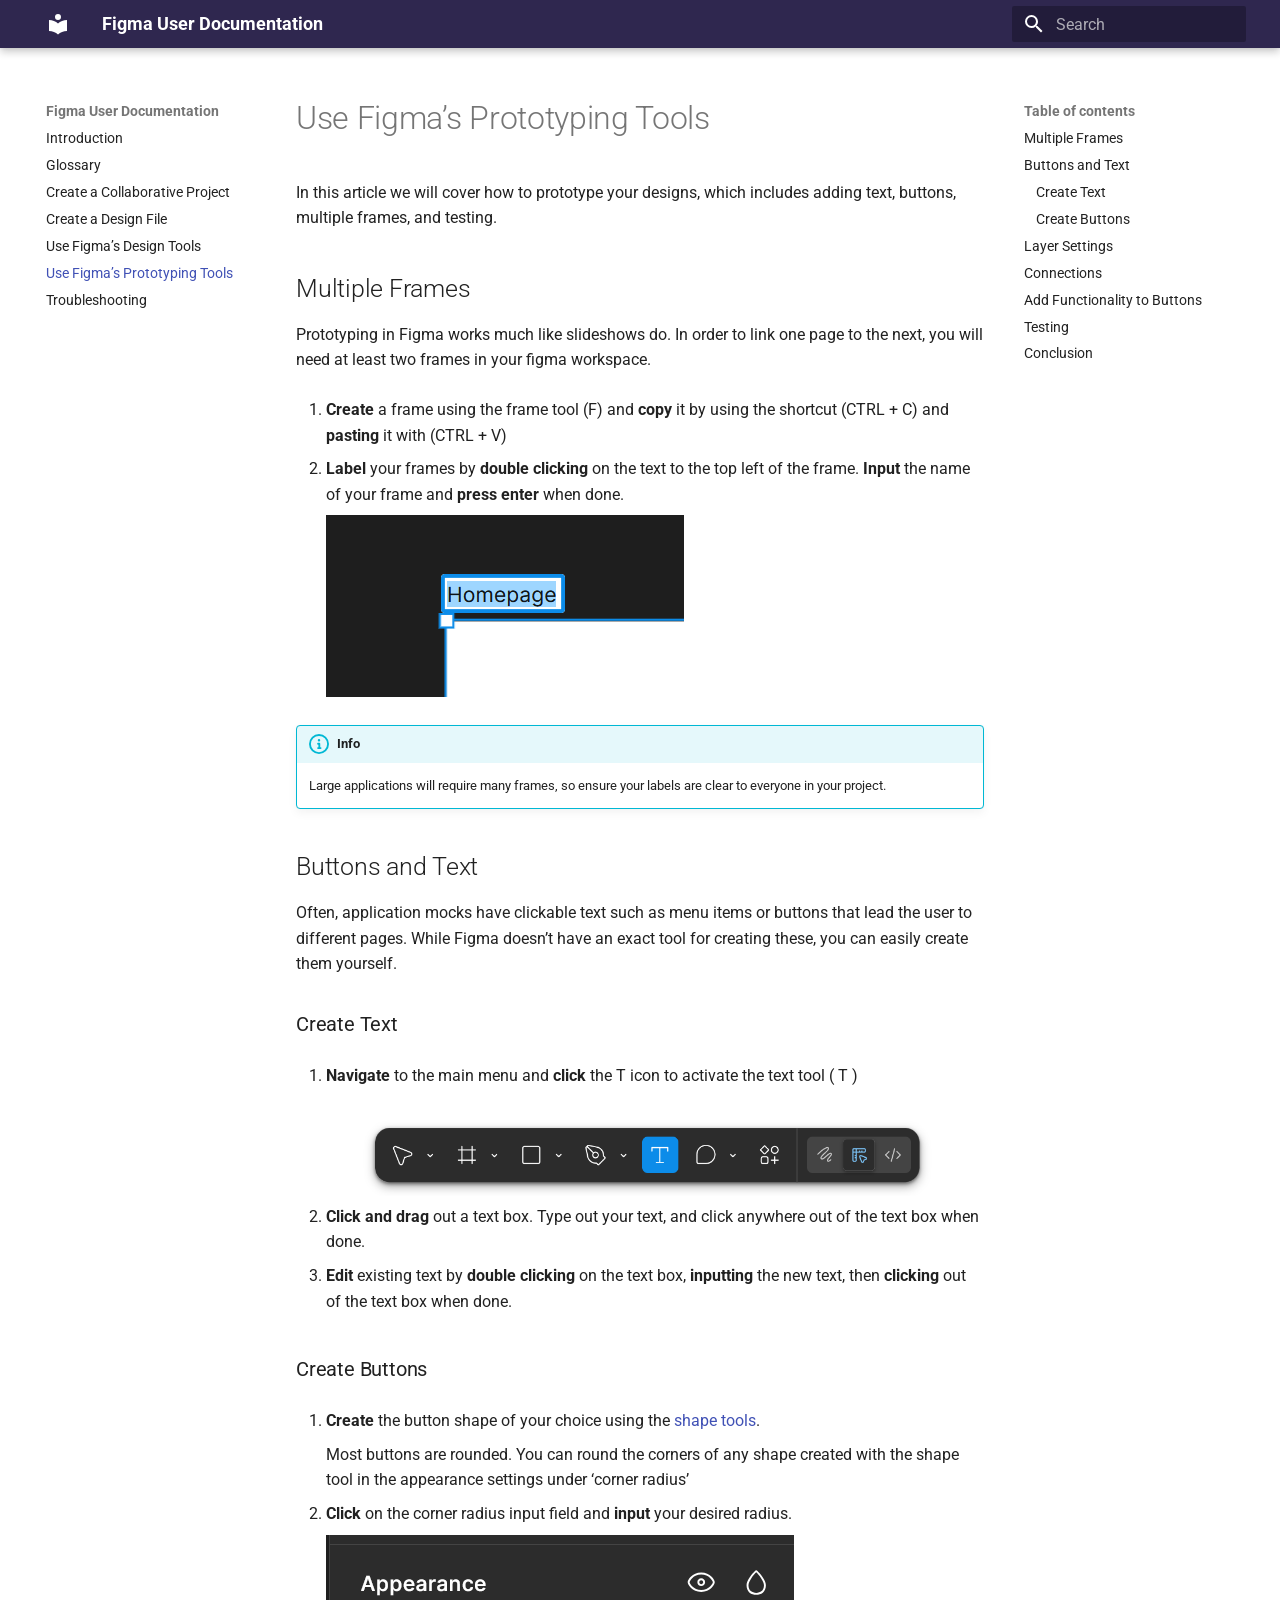
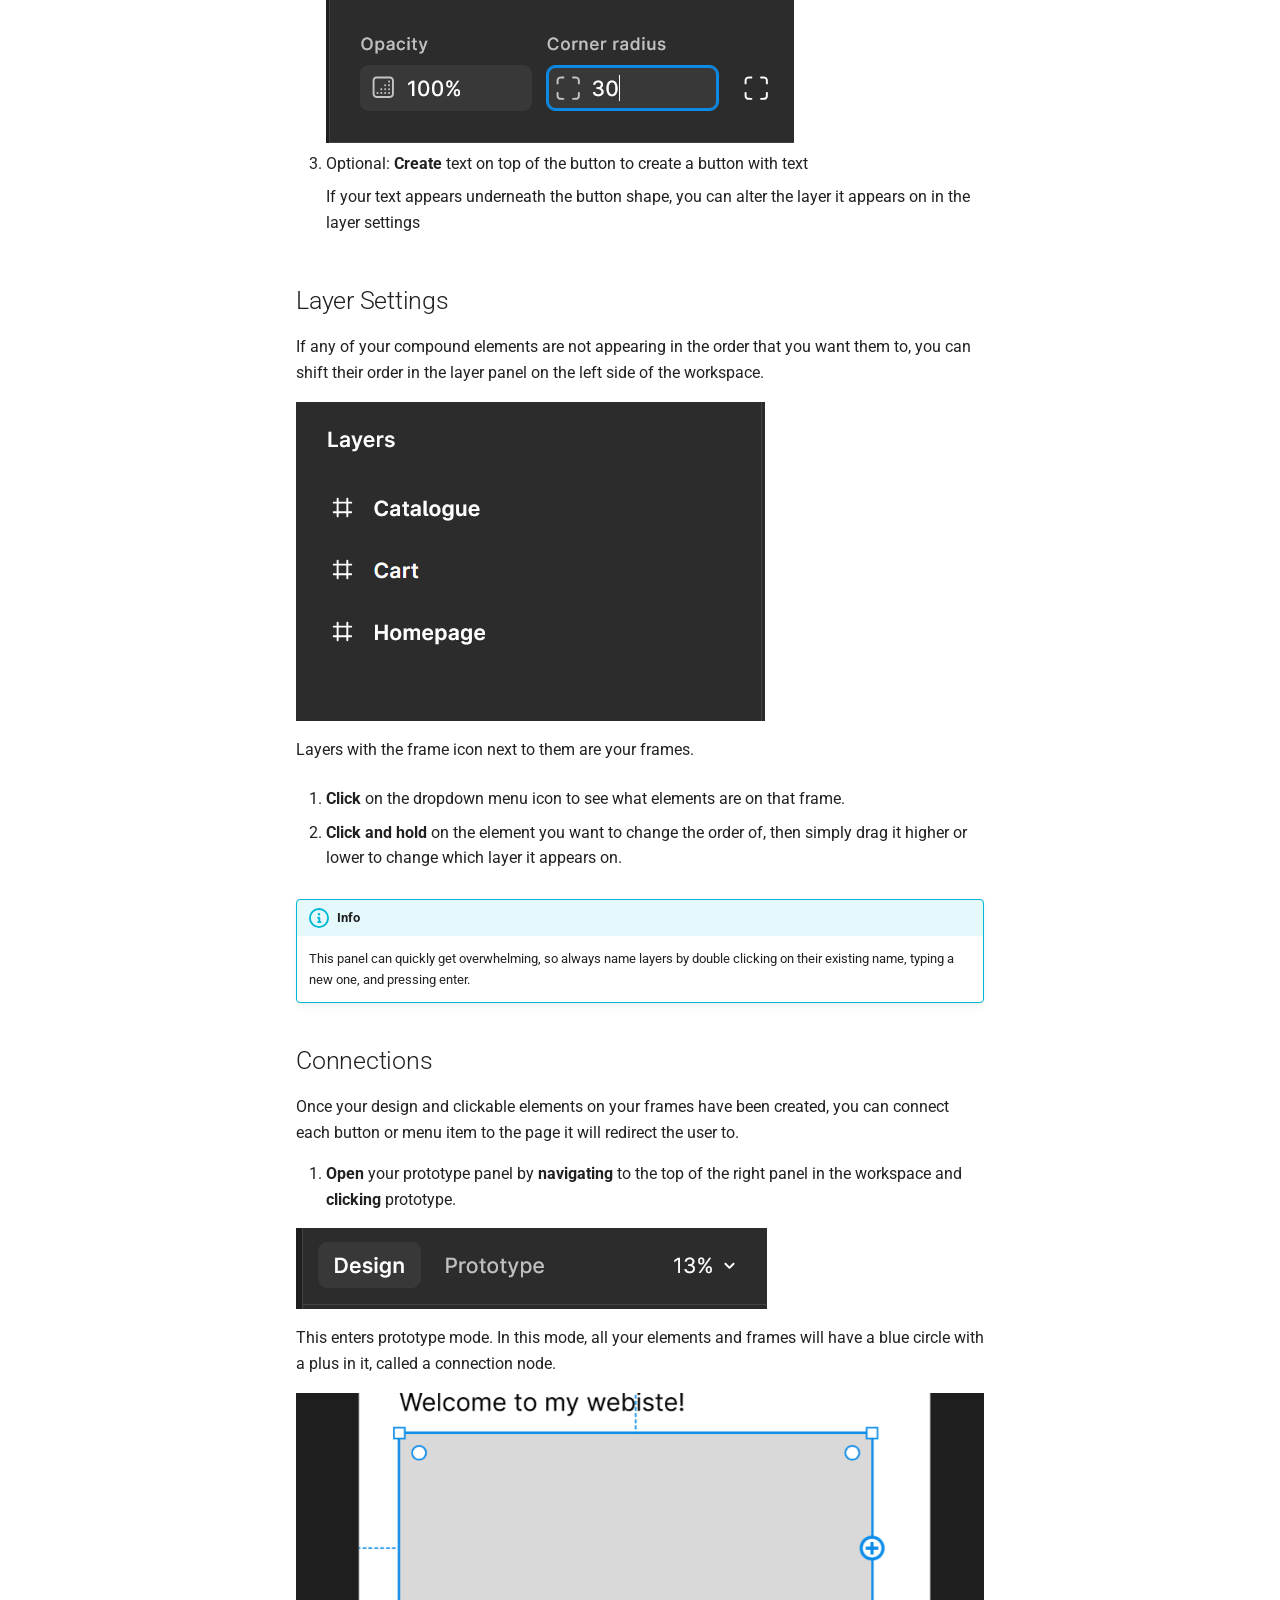
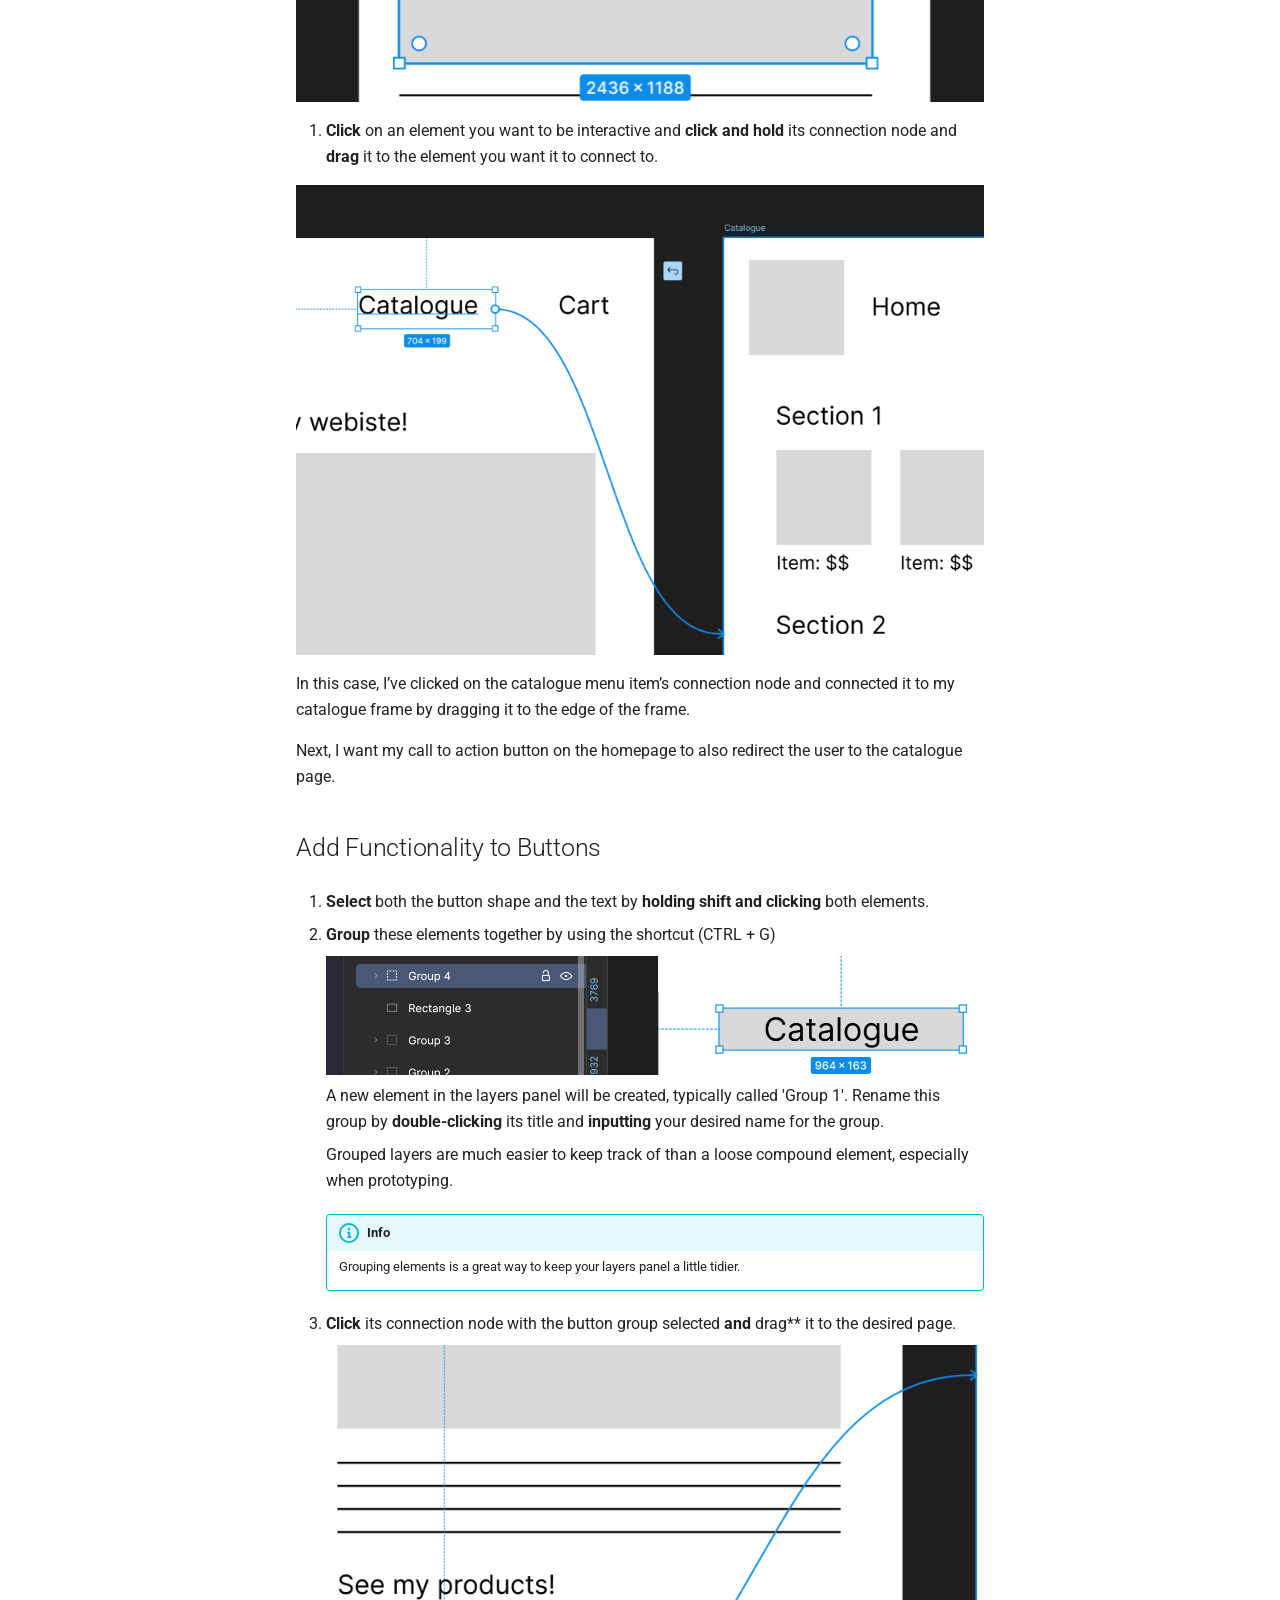
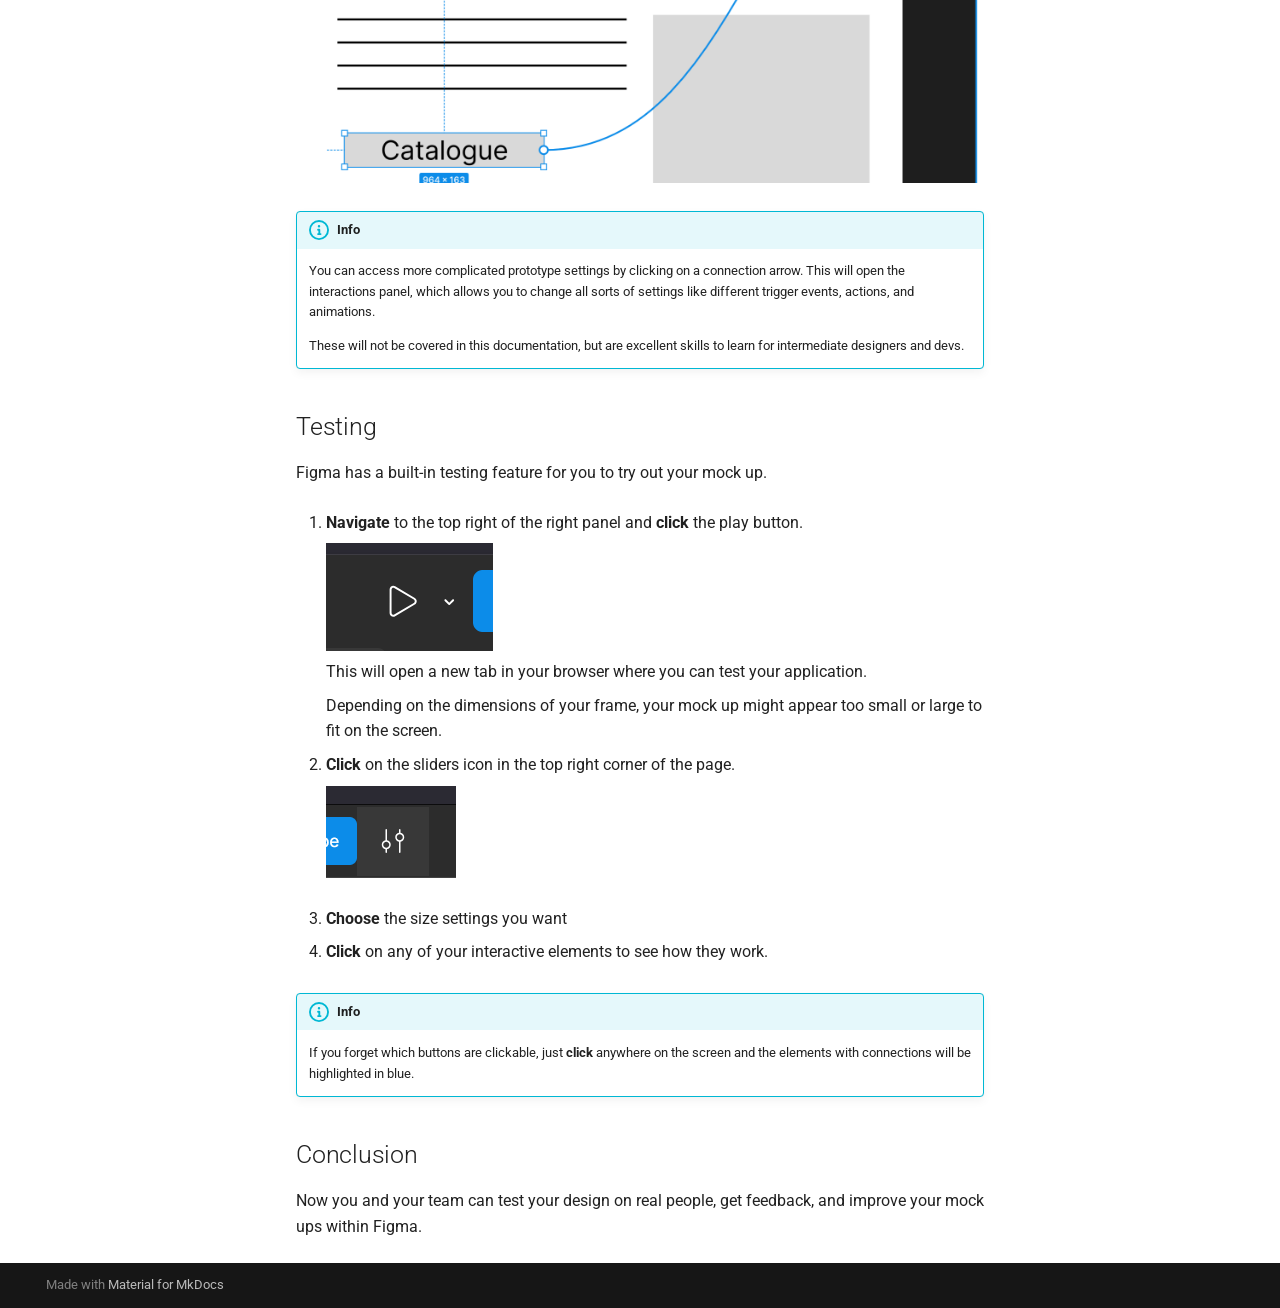
<file: task4/index.html>
<!doctype html>
<html lang="en" class="no-js">
  <head>
    
      <meta charset="utf-8">
      <meta name="viewport" content="width=device-width,initial-scale=1">
      
      
      
        <link rel="canonical" href="https://sitename.example/task4/">
      
      
        <link rel="prev" href="../task3/">
      
      
        <link rel="next" href="../troubleshooting/">
      
      
        
      
      
      <link rel="icon" href="../assets/images/favicon.png">
      <meta name="generator" content="mkdocs-1.6.1, mkdocs-material-9.7.6">
    
    
      
        <title>Use Figma’s Prototyping Tools - Figma User Documentation</title>
      
    
    
      <link rel="stylesheet" href="../assets/stylesheets/main.484c7ddc.min.css">
      
      
  
  
    
      
      
    
  
    
      
      
    
  
    
      
      
    
  
    
      
      
    
  
    
      
      
    
  
  
  <style>:root{--md-admonition-icon--info:url('data:image/svg+xml;charset=utf-8,%3Csvg%20xmlns%3D%22http%3A//www.w3.org/2000/svg%22%20viewBox%3D%220%200%2016%2016%22%3E%3Cpath%20d%3D%22M0%208a8%208%200%201%201%2016%200A8%208%200%200%201%200%208m8-6.5a6.5%206.5%200%201%200%200%2013%206.5%206.5%200%200%200%200-13M6.5%207.75A.75.75%200%200%201%207.25%207h1a.75.75%200%200%201%20.75.75v2.75h.25a.75.75%200%200%201%200%201.5h-2a.75.75%200%200%201%200-1.5h.25v-2h-.25a.75.75%200%200%201-.75-.75M8%206a1%201%200%201%201%200-2%201%201%200%200%201%200%202%22/%3E%3C/svg%3E');--md-admonition-icon--success:url('data:image/svg+xml;charset=utf-8,%3Csvg%20xmlns%3D%22http%3A//www.w3.org/2000/svg%22%20viewBox%3D%220%200%2016%2016%22%3E%3Cpath%20d%3D%22M13.78%204.22a.75.75%200%200%201%200%201.06l-7.25%207.25a.75.75%200%200%201-1.06%200L2.22%209.28a.75.75%200%200%201%20.018-1.042.75.75%200%200%201%201.042-.018L6%2010.94l6.72-6.72a.75.75%200%200%201%201.06%200%22/%3E%3C/svg%3E');--md-admonition-icon--warning:url('data:image/svg+xml;charset=utf-8,%3Csvg%20xmlns%3D%22http%3A//www.w3.org/2000/svg%22%20viewBox%3D%220%200%2016%2016%22%3E%3Cpath%20d%3D%22M6.457%201.047c.659-1.234%202.427-1.234%203.086%200l6.082%2011.378A1.75%201.75%200%200%201%2014.082%2015H1.918a1.75%201.75%200%200%201-1.543-2.575Zm1.763.707a.25.25%200%200%200-.44%200L1.698%2013.132a.25.25%200%200%200%20.22.368h12.164a.25.25%200%200%200%20.22-.368Zm.53%203.996v2.5a.75.75%200%200%201-1.5%200v-2.5a.75.75%200%200%201%201.5%200M9%2011a1%201%200%201%201-2%200%201%201%200%200%201%202%200%22/%3E%3C/svg%3E');--md-admonition-icon--danger:url('data:image/svg+xml;charset=utf-8,%3Csvg%20xmlns%3D%22http%3A//www.w3.org/2000/svg%22%20viewBox%3D%220%200%2016%2016%22%3E%3Cpath%20d%3D%22M9.504.43a1.516%201.516%200%200%201%202.437%201.713L10.415%205.5h2.123c1.57%200%202.346%201.909%201.22%203.004l-7.34%207.142a1.25%201.25%200%200%201-.871.354h-.302a1.25%201.25%200%200%201-1.157-1.723L5.633%2010.5H3.462c-1.57%200-2.346-1.909-1.22-3.004zm1.047%201.074L3.286%208.571A.25.25%200%200%200%203.462%209H6.75a.75.75%200%200%201%20.694%201.034l-1.713%204.188%206.982-6.793A.25.25%200%200%200%2012.538%207H9.25a.75.75%200%200%201-.683-1.06l2.008-4.418.003-.006-.004-.009-.006-.006-.008-.001q-.005%200-.009.004%22/%3E%3C/svg%3E');--md-admonition-icon--example:url('data:image/svg+xml;charset=utf-8,%3Csvg%20xmlns%3D%22http%3A//www.w3.org/2000/svg%22%20viewBox%3D%220%200%2016%2016%22%3E%3Cpath%20d%3D%22M5%205.782V2.5h-.25a.75.75%200%200%201%200-1.5h6.5a.75.75%200%200%201%200%201.5H11v3.282l3.666%205.76C15.619%2013.04%2014.543%2015%2012.767%2015H3.233c-1.776%200-2.852-1.96-1.899-3.458Zm-2.4%206.565a.75.75%200%200%200%20.633%201.153h9.534a.75.75%200%200%200%20.633-1.153L12.225%2010.5h-8.45ZM9.5%202.5h-3V6c0%20.143-.04.283-.117.403L4.73%209h6.54L9.617%206.403A.75.75%200%200%201%209.5%206Z%22/%3E%3C/svg%3E');}</style>



    
    
      
    
    
      
        
        
        <link rel="preconnect" href="https://fonts.gstatic.com" crossorigin>
        <link rel="stylesheet" href="https://fonts.googleapis.com/css?family=Roboto:300,300i,400,400i,700,700i%7CRoboto+Mono:400,400i,700,700i&display=fallback">
        <style>:root{--md-text-font:"Roboto";--md-code-font:"Roboto Mono"}</style>
      
    
    
      <link rel="stylesheet" href="../style.css">
    
    <script>__md_scope=new URL("..",location),__md_hash=e=>[...e].reduce(((e,_)=>(e<<5)-e+_.charCodeAt(0)),0),__md_get=(e,_=localStorage,t=__md_scope)=>JSON.parse(_.getItem(t.pathname+"."+e)),__md_set=(e,_,t=localStorage,a=__md_scope)=>{try{t.setItem(a.pathname+"."+e,JSON.stringify(_))}catch(e){}}</script>
    
      

    
    
  </head>
  
  
    <body dir="ltr">
  
    
    <input class="md-toggle" data-md-toggle="drawer" type="checkbox" id="__drawer" autocomplete="off">
    <input class="md-toggle" data-md-toggle="search" type="checkbox" id="__search" autocomplete="off">
    <label class="md-overlay" for="__drawer"></label>
    <div data-md-component="skip">
      
        
        <a href="#use-figmas-prototyping-tools" class="md-skip">
          Skip to content
        </a>
      
    </div>
    <div data-md-component="announce">
      
    </div>
    
    
      

  

<header class="md-header md-header--shadow" data-md-component="header">
  <nav class="md-header__inner md-grid" aria-label="Header">
    <a href=".." title="Figma User Documentation" class="md-header__button md-logo" aria-label="Figma User Documentation" data-md-component="logo">
      
  
  <svg xmlns="http://www.w3.org/2000/svg" viewBox="0 0 24 24"><path d="M12 8a3 3 0 0 0 3-3 3 3 0 0 0-3-3 3 3 0 0 0-3 3 3 3 0 0 0 3 3m0 3.54C9.64 9.35 6.5 8 3 8v11c3.5 0 6.64 1.35 9 3.54 2.36-2.19 5.5-3.54 9-3.54V8c-3.5 0-6.64 1.35-9 3.54"/></svg>

    </a>
    <label class="md-header__button md-icon" for="__drawer">
      
      <svg xmlns="http://www.w3.org/2000/svg" viewBox="0 0 24 24"><path d="M3 6h18v2H3zm0 5h18v2H3zm0 5h18v2H3z"/></svg>
    </label>
    <div class="md-header__title" data-md-component="header-title">
      <div class="md-header__ellipsis">
        <div class="md-header__topic">
          <span class="md-ellipsis">
            Figma User Documentation
          </span>
        </div>
        <div class="md-header__topic" data-md-component="header-topic">
          <span class="md-ellipsis">
            
              Use Figma’s Prototyping Tools
            
          </span>
        </div>
      </div>
    </div>
    
    
      <script>var palette=__md_get("__palette");if(palette&&palette.color){if("(prefers-color-scheme)"===palette.color.media){var media=matchMedia("(prefers-color-scheme: light)"),input=document.querySelector(media.matches?"[data-md-color-media='(prefers-color-scheme: light)']":"[data-md-color-media='(prefers-color-scheme: dark)']");palette.color.media=input.getAttribute("data-md-color-media"),palette.color.scheme=input.getAttribute("data-md-color-scheme"),palette.color.primary=input.getAttribute("data-md-color-primary"),palette.color.accent=input.getAttribute("data-md-color-accent")}for(var[key,value]of Object.entries(palette.color))document.body.setAttribute("data-md-color-"+key,value)}</script>
    
    
    
      
      
        <label class="md-header__button md-icon" for="__search">
          
          <svg xmlns="http://www.w3.org/2000/svg" viewBox="0 0 24 24"><path d="M9.5 3A6.5 6.5 0 0 1 16 9.5c0 1.61-.59 3.09-1.56 4.23l.27.27h.79l5 5-1.5 1.5-5-5v-.79l-.27-.27A6.52 6.52 0 0 1 9.5 16 6.5 6.5 0 0 1 3 9.5 6.5 6.5 0 0 1 9.5 3m0 2C7 5 5 7 5 9.5S7 14 9.5 14 14 12 14 9.5 12 5 9.5 5"/></svg>
        </label>
        <div class="md-search" data-md-component="search" role="dialog">
  <label class="md-search__overlay" for="__search"></label>
  <div class="md-search__inner" role="search">
    <form class="md-search__form" name="search">
      <input type="text" class="md-search__input" name="query" aria-label="Search" placeholder="Search" autocapitalize="off" autocorrect="off" autocomplete="off" spellcheck="false" data-md-component="search-query" required>
      <label class="md-search__icon md-icon" for="__search">
        
        <svg xmlns="http://www.w3.org/2000/svg" viewBox="0 0 24 24"><path d="M9.5 3A6.5 6.5 0 0 1 16 9.5c0 1.61-.59 3.09-1.56 4.23l.27.27h.79l5 5-1.5 1.5-5-5v-.79l-.27-.27A6.52 6.52 0 0 1 9.5 16 6.5 6.5 0 0 1 3 9.5 6.5 6.5 0 0 1 9.5 3m0 2C7 5 5 7 5 9.5S7 14 9.5 14 14 12 14 9.5 12 5 9.5 5"/></svg>
        
        <svg xmlns="http://www.w3.org/2000/svg" viewBox="0 0 24 24"><path d="M20 11v2H8l5.5 5.5-1.42 1.42L4.16 12l7.92-7.92L13.5 5.5 8 11z"/></svg>
      </label>
      <nav class="md-search__options" aria-label="Search">
        
        <button type="reset" class="md-search__icon md-icon" title="Clear" aria-label="Clear" tabindex="-1">
          
          <svg xmlns="http://www.w3.org/2000/svg" viewBox="0 0 24 24"><path d="M19 6.41 17.59 5 12 10.59 6.41 5 5 6.41 10.59 12 5 17.59 6.41 19 12 13.41 17.59 19 19 17.59 13.41 12z"/></svg>
        </button>
      </nav>
      
    </form>
    <div class="md-search__output">
      <div class="md-search__scrollwrap" tabindex="0" data-md-scrollfix>
        <div class="md-search-result" data-md-component="search-result">
          <div class="md-search-result__meta">
            Initializing search
          </div>
          <ol class="md-search-result__list" role="presentation"></ol>
        </div>
      </div>
    </div>
  </div>
</div>
      
    
    
  </nav>
  
</header>
    
    <div class="md-container" data-md-component="container">
      
      
        
          
        
      
      <main class="md-main" data-md-component="main">
        <div class="md-main__inner md-grid">
          
            
              
              <div class="md-sidebar md-sidebar--primary" data-md-component="sidebar" data-md-type="navigation" >
                <div class="md-sidebar__scrollwrap">
                  <div class="md-sidebar__inner">
                    



<nav class="md-nav md-nav--primary" aria-label="Navigation" data-md-level="0">
  <label class="md-nav__title" for="__drawer">
    <a href=".." title="Figma User Documentation" class="md-nav__button md-logo" aria-label="Figma User Documentation" data-md-component="logo">
      
  
  <svg xmlns="http://www.w3.org/2000/svg" viewBox="0 0 24 24"><path d="M12 8a3 3 0 0 0 3-3 3 3 0 0 0-3-3 3 3 0 0 0-3 3 3 3 0 0 0 3 3m0 3.54C9.64 9.35 6.5 8 3 8v11c3.5 0 6.64 1.35 9 3.54 2.36-2.19 5.5-3.54 9-3.54V8c-3.5 0-6.64 1.35-9 3.54"/></svg>

    </a>
    Figma User Documentation
  </label>
  
  <ul class="md-nav__list" data-md-scrollfix>
    
      
      
  
  
  
  
    <li class="md-nav__item">
      <a href=".." class="md-nav__link">
        
  
  
  <span class="md-ellipsis">
    
  
    Introduction
  

    
  </span>
  
  

      </a>
    </li>
  

    
      
      
  
  
  
  
    <li class="md-nav__item">
      <a href="../glossary/" class="md-nav__link">
        
  
  
  <span class="md-ellipsis">
    
  
    Glossary
  

    
  </span>
  
  

      </a>
    </li>
  

    
      
      
  
  
  
  
    <li class="md-nav__item">
      <a href="../task1/" class="md-nav__link">
        
  
  
  <span class="md-ellipsis">
    
  
    Create a Collaborative Project
  

    
  </span>
  
  

      </a>
    </li>
  

    
      
      
  
  
  
  
    <li class="md-nav__item">
      <a href="../task2/" class="md-nav__link">
        
  
  
  <span class="md-ellipsis">
    
  
    Create a Design File
  

    
  </span>
  
  

      </a>
    </li>
  

    
      
      
  
  
  
  
    <li class="md-nav__item">
      <a href="../task3/" class="md-nav__link">
        
  
  
  <span class="md-ellipsis">
    
  
    Use Figma’s Design Tools
  

    
  </span>
  
  

      </a>
    </li>
  

    
      
      
  
  
    
  
  
  
    <li class="md-nav__item md-nav__item--active">
      
      <input class="md-nav__toggle md-toggle" type="checkbox" id="__toc">
      
      
        
      
      
        <label class="md-nav__link md-nav__link--active" for="__toc">
          
  
  
  <span class="md-ellipsis">
    
  
    Use Figma’s Prototyping Tools
  

    
  </span>
  
  

          <span class="md-nav__icon md-icon"></span>
        </label>
      
      <a href="./" class="md-nav__link md-nav__link--active">
        
  
  
  <span class="md-ellipsis">
    
  
    Use Figma’s Prototyping Tools
  

    
  </span>
  
  

      </a>
      
        

<nav class="md-nav md-nav--secondary" aria-label="Table of contents">
  
  
  
    
  
  
    <label class="md-nav__title" for="__toc">
      <span class="md-nav__icon md-icon"></span>
      Table of contents
    </label>
    <ul class="md-nav__list" data-md-component="toc" data-md-scrollfix>
      
        <li class="md-nav__item">
  <a href="#multiple-frames" class="md-nav__link">
    <span class="md-ellipsis">
      
        Multiple Frames
      
    </span>
  </a>
  
</li>
      
        <li class="md-nav__item">
  <a href="#buttons-and-text" class="md-nav__link">
    <span class="md-ellipsis">
      
        Buttons and Text
      
    </span>
  </a>
  
    <nav class="md-nav" aria-label="Buttons and Text">
      <ul class="md-nav__list">
        
          <li class="md-nav__item">
  <a href="#create-text" class="md-nav__link">
    <span class="md-ellipsis">
      
        Create Text
      
    </span>
  </a>
  
</li>
        
          <li class="md-nav__item">
  <a href="#create-buttons" class="md-nav__link">
    <span class="md-ellipsis">
      
        Create Buttons
      
    </span>
  </a>
  
</li>
        
      </ul>
    </nav>
  
</li>
      
        <li class="md-nav__item">
  <a href="#layer-settings" class="md-nav__link">
    <span class="md-ellipsis">
      
        Layer Settings
      
    </span>
  </a>
  
</li>
      
        <li class="md-nav__item">
  <a href="#connections" class="md-nav__link">
    <span class="md-ellipsis">
      
        Connections
      
    </span>
  </a>
  
</li>
      
        <li class="md-nav__item">
  <a href="#add-functionality-to-buttons" class="md-nav__link">
    <span class="md-ellipsis">
      
        Add Functionality to Buttons
      
    </span>
  </a>
  
</li>
      
        <li class="md-nav__item">
  <a href="#testing" class="md-nav__link">
    <span class="md-ellipsis">
      
        Testing
      
    </span>
  </a>
  
</li>
      
        <li class="md-nav__item">
  <a href="#conclusion" class="md-nav__link">
    <span class="md-ellipsis">
      
        Conclusion
      
    </span>
  </a>
  
</li>
      
    </ul>
  
</nav>
      
    </li>
  

    
      
      
  
  
  
  
    <li class="md-nav__item">
      <a href="../troubleshooting/" class="md-nav__link">
        
  
  
  <span class="md-ellipsis">
    
  
    Troubleshooting
  

    
  </span>
  
  

      </a>
    </li>
  

    
  </ul>
</nav>
                  </div>
                </div>
              </div>
            
            
              
              <div class="md-sidebar md-sidebar--secondary" data-md-component="sidebar" data-md-type="toc" >
                <div class="md-sidebar__scrollwrap">
                  <div class="md-sidebar__inner">
                    

<nav class="md-nav md-nav--secondary" aria-label="Table of contents">
  
  
  
    
  
  
    <label class="md-nav__title" for="__toc">
      <span class="md-nav__icon md-icon"></span>
      Table of contents
    </label>
    <ul class="md-nav__list" data-md-component="toc" data-md-scrollfix>
      
        <li class="md-nav__item">
  <a href="#multiple-frames" class="md-nav__link">
    <span class="md-ellipsis">
      
        Multiple Frames
      
    </span>
  </a>
  
</li>
      
        <li class="md-nav__item">
  <a href="#buttons-and-text" class="md-nav__link">
    <span class="md-ellipsis">
      
        Buttons and Text
      
    </span>
  </a>
  
    <nav class="md-nav" aria-label="Buttons and Text">
      <ul class="md-nav__list">
        
          <li class="md-nav__item">
  <a href="#create-text" class="md-nav__link">
    <span class="md-ellipsis">
      
        Create Text
      
    </span>
  </a>
  
</li>
        
          <li class="md-nav__item">
  <a href="#create-buttons" class="md-nav__link">
    <span class="md-ellipsis">
      
        Create Buttons
      
    </span>
  </a>
  
</li>
        
      </ul>
    </nav>
  
</li>
      
        <li class="md-nav__item">
  <a href="#layer-settings" class="md-nav__link">
    <span class="md-ellipsis">
      
        Layer Settings
      
    </span>
  </a>
  
</li>
      
        <li class="md-nav__item">
  <a href="#connections" class="md-nav__link">
    <span class="md-ellipsis">
      
        Connections
      
    </span>
  </a>
  
</li>
      
        <li class="md-nav__item">
  <a href="#add-functionality-to-buttons" class="md-nav__link">
    <span class="md-ellipsis">
      
        Add Functionality to Buttons
      
    </span>
  </a>
  
</li>
      
        <li class="md-nav__item">
  <a href="#testing" class="md-nav__link">
    <span class="md-ellipsis">
      
        Testing
      
    </span>
  </a>
  
</li>
      
        <li class="md-nav__item">
  <a href="#conclusion" class="md-nav__link">
    <span class="md-ellipsis">
      
        Conclusion
      
    </span>
  </a>
  
</li>
      
    </ul>
  
</nav>
                  </div>
                </div>
              </div>
            
          
          
            <div class="md-content" data-md-component="content">
              
              <article class="md-content__inner md-typeset">
                
                  



<h1 id="use-figmas-prototyping-tools">Use Figma’s Prototyping Tools</h1>
<p>In this article we will cover how to prototype your designs, which includes adding text, buttons, multiple frames, and testing.</p>
<h2 id="multiple-frames">Multiple Frames</h2>
<p>Prototyping in Figma works much like slideshows do. In order to link one page to the next, you will need at least two frames in your figma workspace.</p>
<ol>
<li>
<p><strong>Create</strong> a frame using the frame tool (F) and <strong>copy</strong> it by using the shortcut (CTRL + C) and <strong>pasting</strong> it with (CTRL + V)</p>
</li>
<li>
<p><strong>Label</strong> your frames by <strong>double clicking</strong> on the text to the top left of the frame. <strong>Input</strong> the name of your frame and <strong>press enter</strong> when done.</p>
<p><img alt="Input field for frame name above frame" src="../imgs/task4-1-labelFrame.png" title="Frame Name" /></p>
</li>
</ol>
<div class="admonition info">
<p class="admonition-title">Info</p>
<p>Large applications will require many frames, so ensure your labels are clear to everyone in your project.</p>
</div>
<h2 id="buttons-and-text">Buttons and Text</h2>
<p>Often, application mocks have clickable text such as menu items or buttons that lead the user to different pages. While Figma doesn’t have an exact tool for creating these, you can easily create them yourself.</p>
<h3 id="create-text">Create Text</h3>
<ol>
<li>
<p><strong>Navigate</strong> to the main menu and <strong>click</strong> the T icon to activate the text tool ( T )</p>
<p><img alt="Toolbar with a letter T icon highlighted" src="../imgs/task4-2-typeTool.png" title="Type Tool (Blue)" /></p>
</li>
<li>
<p><strong>Click and drag</strong> out a text box. Type out your text, and click anywhere out of the text box when done.</p>
</li>
<li>
<p><strong>Edit</strong> existing text by <strong>double clicking</strong> on the text box, <strong>inputting</strong> the new text, then <strong>clicking</strong> out of the text box when done.</p>
</li>
</ol>
<h3 id="create-buttons">Create Buttons</h3>
<ol>
<li>
<p><strong>Create</strong> the button shape of your choice using the <a href="../task3/#shape-tools">shape tools</a>.</p>
<p>Most buttons are rounded. You can round the corners of any shape created with the shape tool in the appearance settings under ‘corner radius’</p>
</li>
<li>
<p><strong>Click</strong> on the corner radius input field and <strong>input</strong> your desired radius.</p>
<p><img alt="Input field for corner radius in the appearance section" src="../imgs/task4-3-cornerRadius.png" title="Corner Settings" /></p>
</li>
<li>
<p>Optional: <strong>Create</strong> text on top of the button to create a button with text</p>
<p>If your text appears underneath the button shape, you can alter the layer it appears on in the layer settings</p>
</li>
</ol>
<h2 id="layer-settings">Layer Settings</h2>
<p>If any of your compound elements are not appearing in the order that you want them to, you can shift their order in the layer panel on the left side of the workspace.</p>
<p><img alt="Panel for layers with names of layers on the document" src="../imgs/task4-4-layerPanel.png" title="Layers Panel" /></p>
<p>Layers with the frame icon next to them are your frames.</p>
<ol>
<li>
<p><strong>Click</strong> on the dropdown menu icon to see what elements are on that frame.</p>
</li>
<li>
<p><strong>Click and hold</strong> on the element you want to change the order of, then simply drag it higher or lower to change which layer it appears on.</p>
</li>
</ol>
<div class="admonition info">
<p class="admonition-title">Info</p>
<p>This panel can quickly get overwhelming, so always name layers by double clicking on their existing name, typing a new one, and pressing enter.</p>
</div>
<h2 id="connections">Connections</h2>
<p>Once your design and clickable elements on your frames have been created, you can connect each button or menu item to the page it will redirect the user to.</p>
<ol>
<li><strong>Open</strong> your prototype panel by <strong>navigating</strong> to the top of the right panel in the workspace and <strong>clicking</strong> prototype.</li>
</ol>
<p><img alt="Link for prototype in the top right panel" src="../imgs/task4-5-prototype.png" title="Prototype Button" /></p>
<p>This enters prototype mode. In this mode, all your elements and frames will have a blue circle with a plus in it, called a connection node.</p>
<p><img alt="Element in frame with blue circle and plus inside located on the right side of the element" src="../imgs/task4-6-connectionNode.png" title="Rectangle with Connection Node" /></p>
<ol>
<li><strong>Click</strong> on an element you want to be interactive and <strong>click and hold</strong> its connection node and <strong>drag</strong> it to the element you want it to connect to.</li>
</ol>
<p><img alt="Blue line connecting text that says 'catalogue' to the outline of a frame called 'catalogue'" src="../imgs/task4-7-connection.png" title="Connection" /></p>
<p>In this case, I’ve clicked on the catalogue menu item’s connection node and connected it to my catalogue frame by dragging it to the edge of the frame.</p>
<p>Next, I want my call to action button on the homepage to also redirect the user to the catalogue page.</p>
<h2 id="add-functionality-to-buttons">Add Functionality to Buttons</h2>
<ol>
<li>
<p><strong>Select</strong> both the button shape and the text by <strong>holding shift and clicking</strong> both elements.</p>
</li>
<li>
<p><strong>Group</strong> these elements together by using the shortcut (CTRL + G)</p>
<p><img alt="Rectangle and text grouped together as 'group 4'" src="../imgs/task4-8-group.png" title="Group in Layers Panel" /></p>
<p>A new element in the layers panel will be created, typically called 'Group 1'. Rename this group by <strong>double-clicking</strong> its title and <strong>inputting</strong> your desired name for the group.</p>
<p>Grouped layers are much easier to keep track of than a loose compound element, especially when prototyping.</p>
<div class="admonition info">
<p class="admonition-title">Info</p>
<p>Grouping elements is a great way to keep your layers panel a little tidier.</p>
</div>
</li>
<li>
<p><strong>Click</strong> its connection node with the button group selected<strong> and </strong>drag** it to the desired page.</p>
<p><img alt="Arrow stemming from the button element and pointing to a separate frame" src="../imgs/task4-9-button.png" title="Connection Arrow" /></p>
</li>
</ol>
<div class="admonition info">
<p class="admonition-title">Info</p>
<p>You can access more complicated prototype settings by clicking on a connection arrow. This will open the interactions panel, which allows you to change all sorts of settings like different trigger events, actions, and animations.</p>
<p>These will not be covered in this documentation, but are excellent skills to learn for intermediate designers and devs.</p>
</div>
<h2 id="testing">Testing</h2>
<p>Figma has a built-in testing feature for you to try out your mock up.</p>
<ol>
<li>
<p><strong>Navigate</strong> to the top right of the right panel and <strong>click</strong> the play button.</p>
<p><img alt="Play button icon found in top right corner of the window" src="../imgs/task4-10-play.png" title="Prototype Play Button" /></p>
<p>This will open a new tab in your browser where you can test your application.</p>
<p>Depending on the dimensions of your frame, your mock up might appear too small or large to fit on the screen.</p>
</li>
<li>
<p><strong>Click</strong> on the sliders icon in the top right corner of the page.</p>
<p><img alt="Button with icon of sliders" src="../imgs/task4-slidersicon.png" title="Sliders Button" /></p>
</li>
<li>
<p><strong>Choose</strong> the size settings you want</p>
</li>
<li>
<p><strong>Click</strong> on any of your interactive elements to see how they work.</p>
</li>
</ol>
<div class="admonition info">
<p class="admonition-title">Info</p>
<p>If you forget which buttons are clickable, just <strong>click</strong> anywhere on the screen and the elements with connections will be highlighted in blue.</p>
</div>
<h2 id="conclusion">Conclusion</h2>
<p>Now you and your team can test your design on real people, get feedback, and improve your mock ups within Figma.</p>












                
              </article>
            </div>
          
          
<script>var target=document.getElementById(location.hash.slice(1));target&&target.name&&(target.checked=target.name.startsWith("__tabbed_"))</script>
        </div>
        
      </main>
      
        <footer class="md-footer">
  
  <div class="md-footer-meta md-typeset">
    <div class="md-footer-meta__inner md-grid">
      <div class="md-copyright">
  
  
    Made with
    <a href="https://squidfunk.github.io/mkdocs-material/" target="_blank" rel="noopener">
      Material for MkDocs
    </a>
  
</div>
      
    </div>
  </div>
</footer>
      
    </div>
    <div class="md-dialog" data-md-component="dialog">
      <div class="md-dialog__inner md-typeset"></div>
    </div>
    
    
    
      
      
      <script id="__config" type="application/json">{"annotate": null, "base": "..", "features": [], "search": "../assets/javascripts/workers/search.2c215733.min.js", "tags": null, "translations": {"clipboard.copied": "Copied to clipboard", "clipboard.copy": "Copy to clipboard", "search.result.more.one": "1 more on this page", "search.result.more.other": "# more on this page", "search.result.none": "No matching documents", "search.result.one": "1 matching document", "search.result.other": "# matching documents", "search.result.placeholder": "Type to start searching", "search.result.term.missing": "Missing", "select.version": "Select version"}, "version": null}</script>
    
    
      <script src="../assets/javascripts/bundle.79ae519e.min.js"></script>
      
    
  </body>
</html>
</file>
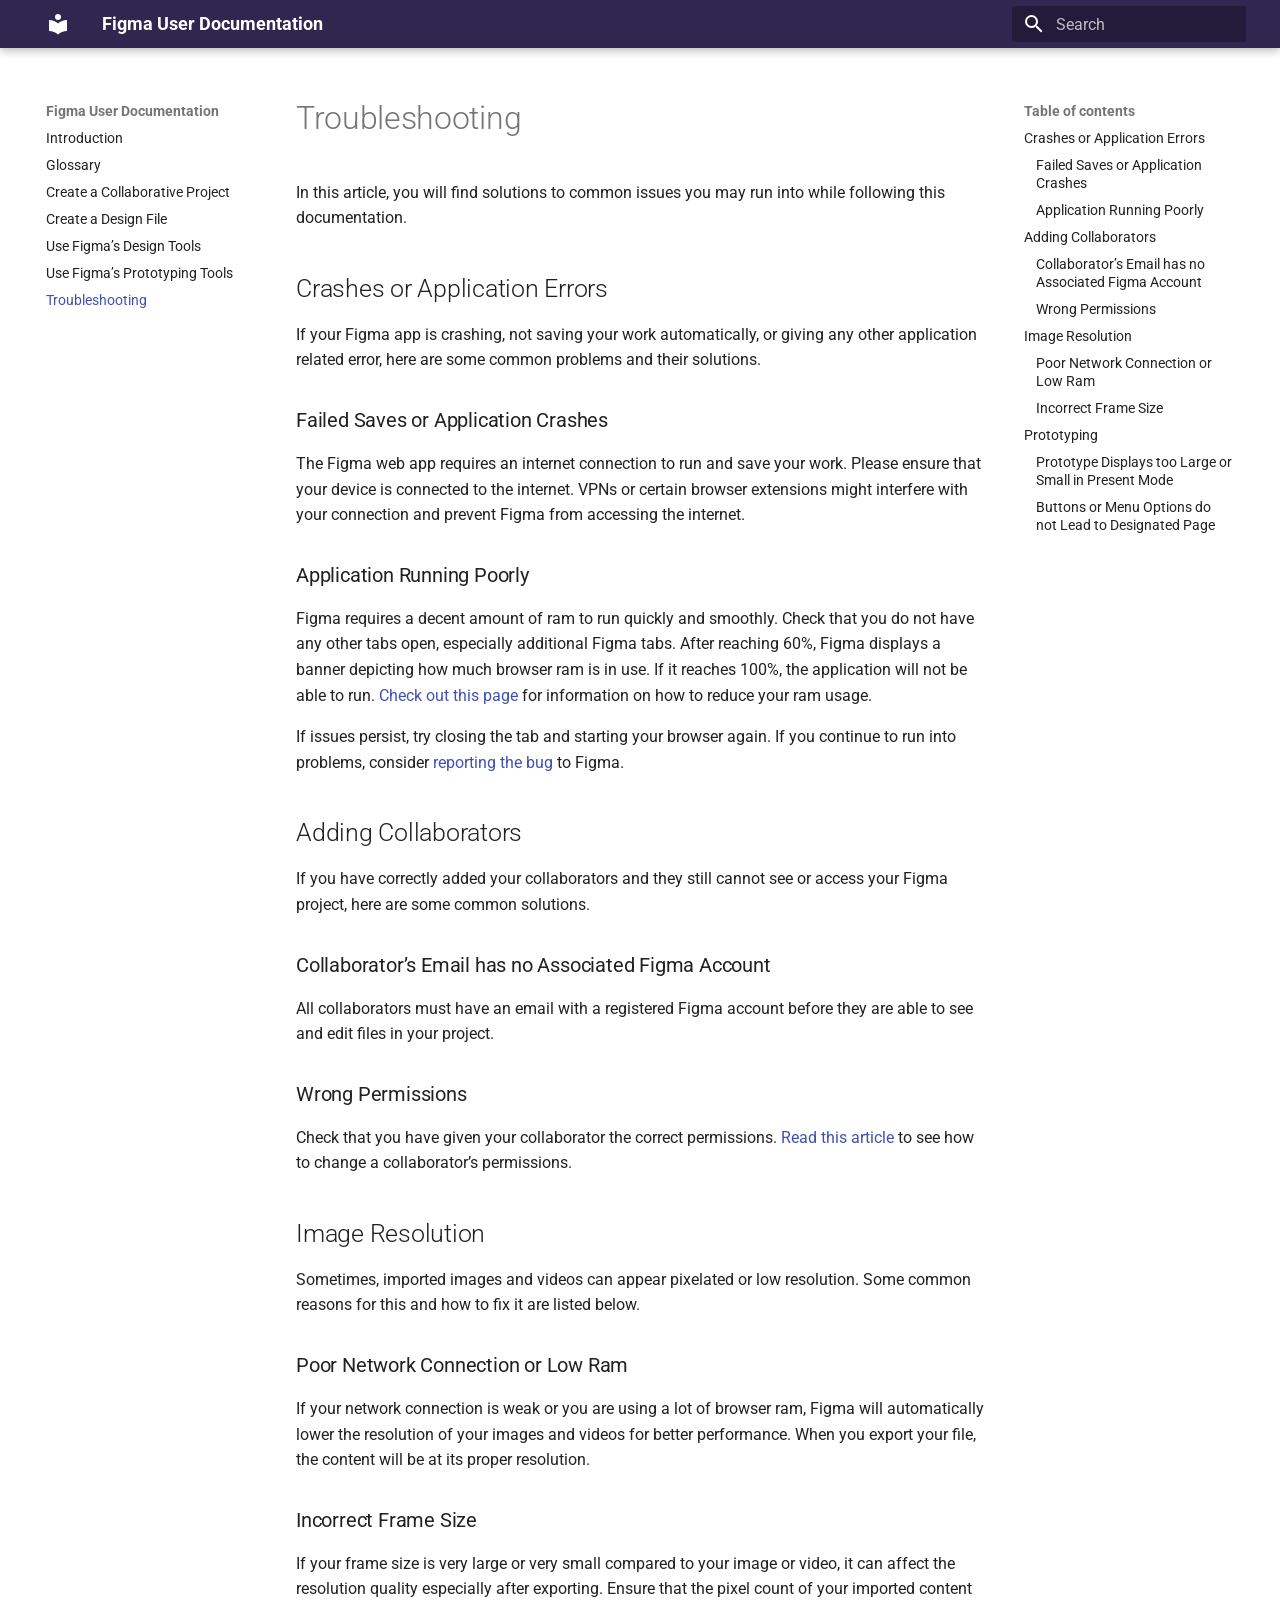
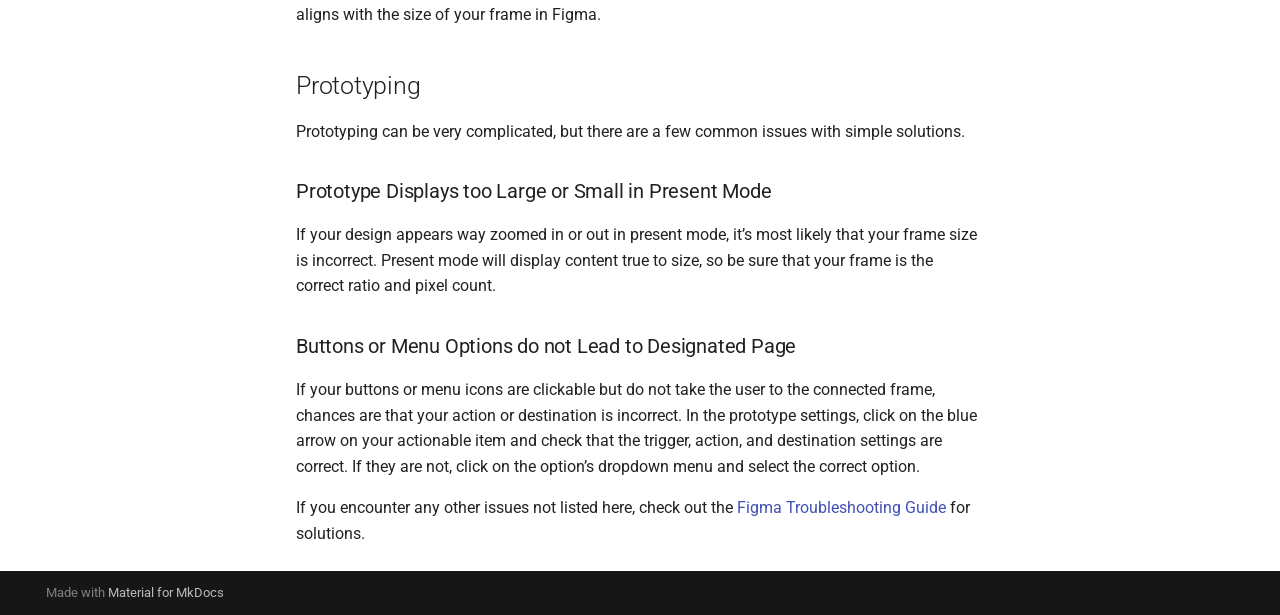
<file: troubleshooting/index.html>
<!doctype html>
<html lang="en" class="no-js">
  <head>
    
      <meta charset="utf-8">
      <meta name="viewport" content="width=device-width,initial-scale=1">
      
      
      
        <link rel="canonical" href="https://sitename.example/troubleshooting/">
      
      
        <link rel="prev" href="../task4/">
      
      
      
        
      
      
      <link rel="icon" href="../assets/images/favicon.png">
      <meta name="generator" content="mkdocs-1.6.1, mkdocs-material-9.7.6">
    
    
      
        <title>Troubleshooting - Figma User Documentation</title>
      
    
    
      <link rel="stylesheet" href="../assets/stylesheets/main.484c7ddc.min.css">
      
      
  
  
    
      
      
    
  
    
      
      
    
  
    
      
      
    
  
    
      
      
    
  
    
      
      
    
  
  
  <style>:root{--md-admonition-icon--info:url('data:image/svg+xml;charset=utf-8,%3Csvg%20xmlns%3D%22http%3A//www.w3.org/2000/svg%22%20viewBox%3D%220%200%2016%2016%22%3E%3Cpath%20d%3D%22M0%208a8%208%200%201%201%2016%200A8%208%200%200%201%200%208m8-6.5a6.5%206.5%200%201%200%200%2013%206.5%206.5%200%200%200%200-13M6.5%207.75A.75.75%200%200%201%207.25%207h1a.75.75%200%200%201%20.75.75v2.75h.25a.75.75%200%200%201%200%201.5h-2a.75.75%200%200%201%200-1.5h.25v-2h-.25a.75.75%200%200%201-.75-.75M8%206a1%201%200%201%201%200-2%201%201%200%200%201%200%202%22/%3E%3C/svg%3E');--md-admonition-icon--success:url('data:image/svg+xml;charset=utf-8,%3Csvg%20xmlns%3D%22http%3A//www.w3.org/2000/svg%22%20viewBox%3D%220%200%2016%2016%22%3E%3Cpath%20d%3D%22M13.78%204.22a.75.75%200%200%201%200%201.06l-7.25%207.25a.75.75%200%200%201-1.06%200L2.22%209.28a.75.75%200%200%201%20.018-1.042.75.75%200%200%201%201.042-.018L6%2010.94l6.72-6.72a.75.75%200%200%201%201.06%200%22/%3E%3C/svg%3E');--md-admonition-icon--warning:url('data:image/svg+xml;charset=utf-8,%3Csvg%20xmlns%3D%22http%3A//www.w3.org/2000/svg%22%20viewBox%3D%220%200%2016%2016%22%3E%3Cpath%20d%3D%22M6.457%201.047c.659-1.234%202.427-1.234%203.086%200l6.082%2011.378A1.75%201.75%200%200%201%2014.082%2015H1.918a1.75%201.75%200%200%201-1.543-2.575Zm1.763.707a.25.25%200%200%200-.44%200L1.698%2013.132a.25.25%200%200%200%20.22.368h12.164a.25.25%200%200%200%20.22-.368Zm.53%203.996v2.5a.75.75%200%200%201-1.5%200v-2.5a.75.75%200%200%201%201.5%200M9%2011a1%201%200%201%201-2%200%201%201%200%200%201%202%200%22/%3E%3C/svg%3E');--md-admonition-icon--danger:url('data:image/svg+xml;charset=utf-8,%3Csvg%20xmlns%3D%22http%3A//www.w3.org/2000/svg%22%20viewBox%3D%220%200%2016%2016%22%3E%3Cpath%20d%3D%22M9.504.43a1.516%201.516%200%200%201%202.437%201.713L10.415%205.5h2.123c1.57%200%202.346%201.909%201.22%203.004l-7.34%207.142a1.25%201.25%200%200%201-.871.354h-.302a1.25%201.25%200%200%201-1.157-1.723L5.633%2010.5H3.462c-1.57%200-2.346-1.909-1.22-3.004zm1.047%201.074L3.286%208.571A.25.25%200%200%200%203.462%209H6.75a.75.75%200%200%201%20.694%201.034l-1.713%204.188%206.982-6.793A.25.25%200%200%200%2012.538%207H9.25a.75.75%200%200%201-.683-1.06l2.008-4.418.003-.006-.004-.009-.006-.006-.008-.001q-.005%200-.009.004%22/%3E%3C/svg%3E');--md-admonition-icon--example:url('data:image/svg+xml;charset=utf-8,%3Csvg%20xmlns%3D%22http%3A//www.w3.org/2000/svg%22%20viewBox%3D%220%200%2016%2016%22%3E%3Cpath%20d%3D%22M5%205.782V2.5h-.25a.75.75%200%200%201%200-1.5h6.5a.75.75%200%200%201%200%201.5H11v3.282l3.666%205.76C15.619%2013.04%2014.543%2015%2012.767%2015H3.233c-1.776%200-2.852-1.96-1.899-3.458Zm-2.4%206.565a.75.75%200%200%200%20.633%201.153h9.534a.75.75%200%200%200%20.633-1.153L12.225%2010.5h-8.45ZM9.5%202.5h-3V6c0%20.143-.04.283-.117.403L4.73%209h6.54L9.617%206.403A.75.75%200%200%201%209.5%206Z%22/%3E%3C/svg%3E');}</style>



    
    
      
    
    
      
        
        
        <link rel="preconnect" href="https://fonts.gstatic.com" crossorigin>
        <link rel="stylesheet" href="https://fonts.googleapis.com/css?family=Roboto:300,300i,400,400i,700,700i%7CRoboto+Mono:400,400i,700,700i&display=fallback">
        <style>:root{--md-text-font:"Roboto";--md-code-font:"Roboto Mono"}</style>
      
    
    
      <link rel="stylesheet" href="../style.css">
    
    <script>__md_scope=new URL("..",location),__md_hash=e=>[...e].reduce(((e,_)=>(e<<5)-e+_.charCodeAt(0)),0),__md_get=(e,_=localStorage,t=__md_scope)=>JSON.parse(_.getItem(t.pathname+"."+e)),__md_set=(e,_,t=localStorage,a=__md_scope)=>{try{t.setItem(a.pathname+"."+e,JSON.stringify(_))}catch(e){}}</script>
    
      

    
    
  </head>
  
  
    <body dir="ltr">
  
    
    <input class="md-toggle" data-md-toggle="drawer" type="checkbox" id="__drawer" autocomplete="off">
    <input class="md-toggle" data-md-toggle="search" type="checkbox" id="__search" autocomplete="off">
    <label class="md-overlay" for="__drawer"></label>
    <div data-md-component="skip">
      
        
        <a href="#troubleshooting" class="md-skip">
          Skip to content
        </a>
      
    </div>
    <div data-md-component="announce">
      
    </div>
    
    
      

  

<header class="md-header md-header--shadow" data-md-component="header">
  <nav class="md-header__inner md-grid" aria-label="Header">
    <a href=".." title="Figma User Documentation" class="md-header__button md-logo" aria-label="Figma User Documentation" data-md-component="logo">
      
  
  <svg xmlns="http://www.w3.org/2000/svg" viewBox="0 0 24 24"><path d="M12 8a3 3 0 0 0 3-3 3 3 0 0 0-3-3 3 3 0 0 0-3 3 3 3 0 0 0 3 3m0 3.54C9.64 9.35 6.5 8 3 8v11c3.5 0 6.64 1.35 9 3.54 2.36-2.19 5.5-3.54 9-3.54V8c-3.5 0-6.64 1.35-9 3.54"/></svg>

    </a>
    <label class="md-header__button md-icon" for="__drawer">
      
      <svg xmlns="http://www.w3.org/2000/svg" viewBox="0 0 24 24"><path d="M3 6h18v2H3zm0 5h18v2H3zm0 5h18v2H3z"/></svg>
    </label>
    <div class="md-header__title" data-md-component="header-title">
      <div class="md-header__ellipsis">
        <div class="md-header__topic">
          <span class="md-ellipsis">
            Figma User Documentation
          </span>
        </div>
        <div class="md-header__topic" data-md-component="header-topic">
          <span class="md-ellipsis">
            
              Troubleshooting
            
          </span>
        </div>
      </div>
    </div>
    
    
      <script>var palette=__md_get("__palette");if(palette&&palette.color){if("(prefers-color-scheme)"===palette.color.media){var media=matchMedia("(prefers-color-scheme: light)"),input=document.querySelector(media.matches?"[data-md-color-media='(prefers-color-scheme: light)']":"[data-md-color-media='(prefers-color-scheme: dark)']");palette.color.media=input.getAttribute("data-md-color-media"),palette.color.scheme=input.getAttribute("data-md-color-scheme"),palette.color.primary=input.getAttribute("data-md-color-primary"),palette.color.accent=input.getAttribute("data-md-color-accent")}for(var[key,value]of Object.entries(palette.color))document.body.setAttribute("data-md-color-"+key,value)}</script>
    
    
    
      
      
        <label class="md-header__button md-icon" for="__search">
          
          <svg xmlns="http://www.w3.org/2000/svg" viewBox="0 0 24 24"><path d="M9.5 3A6.5 6.5 0 0 1 16 9.5c0 1.61-.59 3.09-1.56 4.23l.27.27h.79l5 5-1.5 1.5-5-5v-.79l-.27-.27A6.52 6.52 0 0 1 9.5 16 6.5 6.5 0 0 1 3 9.5 6.5 6.5 0 0 1 9.5 3m0 2C7 5 5 7 5 9.5S7 14 9.5 14 14 12 14 9.5 12 5 9.5 5"/></svg>
        </label>
        <div class="md-search" data-md-component="search" role="dialog">
  <label class="md-search__overlay" for="__search"></label>
  <div class="md-search__inner" role="search">
    <form class="md-search__form" name="search">
      <input type="text" class="md-search__input" name="query" aria-label="Search" placeholder="Search" autocapitalize="off" autocorrect="off" autocomplete="off" spellcheck="false" data-md-component="search-query" required>
      <label class="md-search__icon md-icon" for="__search">
        
        <svg xmlns="http://www.w3.org/2000/svg" viewBox="0 0 24 24"><path d="M9.5 3A6.5 6.5 0 0 1 16 9.5c0 1.61-.59 3.09-1.56 4.23l.27.27h.79l5 5-1.5 1.5-5-5v-.79l-.27-.27A6.52 6.52 0 0 1 9.5 16 6.5 6.5 0 0 1 3 9.5 6.5 6.5 0 0 1 9.5 3m0 2C7 5 5 7 5 9.5S7 14 9.5 14 14 12 14 9.5 12 5 9.5 5"/></svg>
        
        <svg xmlns="http://www.w3.org/2000/svg" viewBox="0 0 24 24"><path d="M20 11v2H8l5.5 5.5-1.42 1.42L4.16 12l7.92-7.92L13.5 5.5 8 11z"/></svg>
      </label>
      <nav class="md-search__options" aria-label="Search">
        
        <button type="reset" class="md-search__icon md-icon" title="Clear" aria-label="Clear" tabindex="-1">
          
          <svg xmlns="http://www.w3.org/2000/svg" viewBox="0 0 24 24"><path d="M19 6.41 17.59 5 12 10.59 6.41 5 5 6.41 10.59 12 5 17.59 6.41 19 12 13.41 17.59 19 19 17.59 13.41 12z"/></svg>
        </button>
      </nav>
      
    </form>
    <div class="md-search__output">
      <div class="md-search__scrollwrap" tabindex="0" data-md-scrollfix>
        <div class="md-search-result" data-md-component="search-result">
          <div class="md-search-result__meta">
            Initializing search
          </div>
          <ol class="md-search-result__list" role="presentation"></ol>
        </div>
      </div>
    </div>
  </div>
</div>
      
    
    
  </nav>
  
</header>
    
    <div class="md-container" data-md-component="container">
      
      
        
          
        
      
      <main class="md-main" data-md-component="main">
        <div class="md-main__inner md-grid">
          
            
              
              <div class="md-sidebar md-sidebar--primary" data-md-component="sidebar" data-md-type="navigation" >
                <div class="md-sidebar__scrollwrap">
                  <div class="md-sidebar__inner">
                    



<nav class="md-nav md-nav--primary" aria-label="Navigation" data-md-level="0">
  <label class="md-nav__title" for="__drawer">
    <a href=".." title="Figma User Documentation" class="md-nav__button md-logo" aria-label="Figma User Documentation" data-md-component="logo">
      
  
  <svg xmlns="http://www.w3.org/2000/svg" viewBox="0 0 24 24"><path d="M12 8a3 3 0 0 0 3-3 3 3 0 0 0-3-3 3 3 0 0 0-3 3 3 3 0 0 0 3 3m0 3.54C9.64 9.35 6.5 8 3 8v11c3.5 0 6.64 1.35 9 3.54 2.36-2.19 5.5-3.54 9-3.54V8c-3.5 0-6.64 1.35-9 3.54"/></svg>

    </a>
    Figma User Documentation
  </label>
  
  <ul class="md-nav__list" data-md-scrollfix>
    
      
      
  
  
  
  
    <li class="md-nav__item">
      <a href=".." class="md-nav__link">
        
  
  
  <span class="md-ellipsis">
    
  
    Introduction
  

    
  </span>
  
  

      </a>
    </li>
  

    
      
      
  
  
  
  
    <li class="md-nav__item">
      <a href="../glossary/" class="md-nav__link">
        
  
  
  <span class="md-ellipsis">
    
  
    Glossary
  

    
  </span>
  
  

      </a>
    </li>
  

    
      
      
  
  
  
  
    <li class="md-nav__item">
      <a href="../task1/" class="md-nav__link">
        
  
  
  <span class="md-ellipsis">
    
  
    Create a Collaborative Project
  

    
  </span>
  
  

      </a>
    </li>
  

    
      
      
  
  
  
  
    <li class="md-nav__item">
      <a href="../task2/" class="md-nav__link">
        
  
  
  <span class="md-ellipsis">
    
  
    Create a Design File
  

    
  </span>
  
  

      </a>
    </li>
  

    
      
      
  
  
  
  
    <li class="md-nav__item">
      <a href="../task3/" class="md-nav__link">
        
  
  
  <span class="md-ellipsis">
    
  
    Use Figma’s Design Tools
  

    
  </span>
  
  

      </a>
    </li>
  

    
      
      
  
  
  
  
    <li class="md-nav__item">
      <a href="../task4/" class="md-nav__link">
        
  
  
  <span class="md-ellipsis">
    
  
    Use Figma’s Prototyping Tools
  

    
  </span>
  
  

      </a>
    </li>
  

    
      
      
  
  
    
  
  
  
    <li class="md-nav__item md-nav__item--active">
      
      <input class="md-nav__toggle md-toggle" type="checkbox" id="__toc">
      
      
        
      
      
        <label class="md-nav__link md-nav__link--active" for="__toc">
          
  
  
  <span class="md-ellipsis">
    
  
    Troubleshooting
  

    
  </span>
  
  

          <span class="md-nav__icon md-icon"></span>
        </label>
      
      <a href="./" class="md-nav__link md-nav__link--active">
        
  
  
  <span class="md-ellipsis">
    
  
    Troubleshooting
  

    
  </span>
  
  

      </a>
      
        

<nav class="md-nav md-nav--secondary" aria-label="Table of contents">
  
  
  
    
  
  
    <label class="md-nav__title" for="__toc">
      <span class="md-nav__icon md-icon"></span>
      Table of contents
    </label>
    <ul class="md-nav__list" data-md-component="toc" data-md-scrollfix>
      
        <li class="md-nav__item">
  <a href="#crashes-or-application-errors" class="md-nav__link">
    <span class="md-ellipsis">
      
        Crashes or Application Errors
      
    </span>
  </a>
  
    <nav class="md-nav" aria-label="Crashes or Application Errors">
      <ul class="md-nav__list">
        
          <li class="md-nav__item">
  <a href="#failed-saves-or-application-crashes" class="md-nav__link">
    <span class="md-ellipsis">
      
        Failed Saves or Application Crashes
      
    </span>
  </a>
  
</li>
        
          <li class="md-nav__item">
  <a href="#application-running-poorly" class="md-nav__link">
    <span class="md-ellipsis">
      
        Application Running Poorly
      
    </span>
  </a>
  
</li>
        
      </ul>
    </nav>
  
</li>
      
        <li class="md-nav__item">
  <a href="#adding-collaborators" class="md-nav__link">
    <span class="md-ellipsis">
      
        Adding Collaborators
      
    </span>
  </a>
  
    <nav class="md-nav" aria-label="Adding Collaborators">
      <ul class="md-nav__list">
        
          <li class="md-nav__item">
  <a href="#collaborators-email-has-no-associated-figma-account" class="md-nav__link">
    <span class="md-ellipsis">
      
        Collaborator’s Email has no Associated Figma Account
      
    </span>
  </a>
  
</li>
        
          <li class="md-nav__item">
  <a href="#wrong-permissions" class="md-nav__link">
    <span class="md-ellipsis">
      
        Wrong Permissions
      
    </span>
  </a>
  
</li>
        
      </ul>
    </nav>
  
</li>
      
        <li class="md-nav__item">
  <a href="#image-resolution" class="md-nav__link">
    <span class="md-ellipsis">
      
        Image Resolution
      
    </span>
  </a>
  
    <nav class="md-nav" aria-label="Image Resolution">
      <ul class="md-nav__list">
        
          <li class="md-nav__item">
  <a href="#poor-network-connection-or-low-ram" class="md-nav__link">
    <span class="md-ellipsis">
      
        Poor Network Connection or Low Ram
      
    </span>
  </a>
  
</li>
        
          <li class="md-nav__item">
  <a href="#incorrect-frame-size" class="md-nav__link">
    <span class="md-ellipsis">
      
        Incorrect Frame Size
      
    </span>
  </a>
  
</li>
        
      </ul>
    </nav>
  
</li>
      
        <li class="md-nav__item">
  <a href="#prototyping" class="md-nav__link">
    <span class="md-ellipsis">
      
        Prototyping
      
    </span>
  </a>
  
    <nav class="md-nav" aria-label="Prototyping">
      <ul class="md-nav__list">
        
          <li class="md-nav__item">
  <a href="#prototype-displays-too-large-or-small-in-present-mode" class="md-nav__link">
    <span class="md-ellipsis">
      
        Prototype Displays too Large or Small in Present Mode
      
    </span>
  </a>
  
</li>
        
          <li class="md-nav__item">
  <a href="#buttons-or-menu-options-do-not-lead-to-designated-page" class="md-nav__link">
    <span class="md-ellipsis">
      
        Buttons or Menu Options do not Lead to Designated Page
      
    </span>
  </a>
  
</li>
        
      </ul>
    </nav>
  
</li>
      
    </ul>
  
</nav>
      
    </li>
  

    
  </ul>
</nav>
                  </div>
                </div>
              </div>
            
            
              
              <div class="md-sidebar md-sidebar--secondary" data-md-component="sidebar" data-md-type="toc" >
                <div class="md-sidebar__scrollwrap">
                  <div class="md-sidebar__inner">
                    

<nav class="md-nav md-nav--secondary" aria-label="Table of contents">
  
  
  
    
  
  
    <label class="md-nav__title" for="__toc">
      <span class="md-nav__icon md-icon"></span>
      Table of contents
    </label>
    <ul class="md-nav__list" data-md-component="toc" data-md-scrollfix>
      
        <li class="md-nav__item">
  <a href="#crashes-or-application-errors" class="md-nav__link">
    <span class="md-ellipsis">
      
        Crashes or Application Errors
      
    </span>
  </a>
  
    <nav class="md-nav" aria-label="Crashes or Application Errors">
      <ul class="md-nav__list">
        
          <li class="md-nav__item">
  <a href="#failed-saves-or-application-crashes" class="md-nav__link">
    <span class="md-ellipsis">
      
        Failed Saves or Application Crashes
      
    </span>
  </a>
  
</li>
        
          <li class="md-nav__item">
  <a href="#application-running-poorly" class="md-nav__link">
    <span class="md-ellipsis">
      
        Application Running Poorly
      
    </span>
  </a>
  
</li>
        
      </ul>
    </nav>
  
</li>
      
        <li class="md-nav__item">
  <a href="#adding-collaborators" class="md-nav__link">
    <span class="md-ellipsis">
      
        Adding Collaborators
      
    </span>
  </a>
  
    <nav class="md-nav" aria-label="Adding Collaborators">
      <ul class="md-nav__list">
        
          <li class="md-nav__item">
  <a href="#collaborators-email-has-no-associated-figma-account" class="md-nav__link">
    <span class="md-ellipsis">
      
        Collaborator’s Email has no Associated Figma Account
      
    </span>
  </a>
  
</li>
        
          <li class="md-nav__item">
  <a href="#wrong-permissions" class="md-nav__link">
    <span class="md-ellipsis">
      
        Wrong Permissions
      
    </span>
  </a>
  
</li>
        
      </ul>
    </nav>
  
</li>
      
        <li class="md-nav__item">
  <a href="#image-resolution" class="md-nav__link">
    <span class="md-ellipsis">
      
        Image Resolution
      
    </span>
  </a>
  
    <nav class="md-nav" aria-label="Image Resolution">
      <ul class="md-nav__list">
        
          <li class="md-nav__item">
  <a href="#poor-network-connection-or-low-ram" class="md-nav__link">
    <span class="md-ellipsis">
      
        Poor Network Connection or Low Ram
      
    </span>
  </a>
  
</li>
        
          <li class="md-nav__item">
  <a href="#incorrect-frame-size" class="md-nav__link">
    <span class="md-ellipsis">
      
        Incorrect Frame Size
      
    </span>
  </a>
  
</li>
        
      </ul>
    </nav>
  
</li>
      
        <li class="md-nav__item">
  <a href="#prototyping" class="md-nav__link">
    <span class="md-ellipsis">
      
        Prototyping
      
    </span>
  </a>
  
    <nav class="md-nav" aria-label="Prototyping">
      <ul class="md-nav__list">
        
          <li class="md-nav__item">
  <a href="#prototype-displays-too-large-or-small-in-present-mode" class="md-nav__link">
    <span class="md-ellipsis">
      
        Prototype Displays too Large or Small in Present Mode
      
    </span>
  </a>
  
</li>
        
          <li class="md-nav__item">
  <a href="#buttons-or-menu-options-do-not-lead-to-designated-page" class="md-nav__link">
    <span class="md-ellipsis">
      
        Buttons or Menu Options do not Lead to Designated Page
      
    </span>
  </a>
  
</li>
        
      </ul>
    </nav>
  
</li>
      
    </ul>
  
</nav>
                  </div>
                </div>
              </div>
            
          
          
            <div class="md-content" data-md-component="content">
              
              <article class="md-content__inner md-typeset">
                
                  



<h1 id="troubleshooting">Troubleshooting</h1>
<p>In this article, you will find solutions to common issues you may run into while following this documentation.</p>
<h2 id="crashes-or-application-errors">Crashes or Application Errors</h2>
<p>If your Figma app is crashing, not saving your work automatically, or giving any other application related error, here are some common problems and their solutions.</p>
<h3 id="failed-saves-or-application-crashes">Failed Saves or Application Crashes</h3>
<p>The Figma web app requires an internet connection to run and save your work. Please ensure that your device is connected to the internet. VPNs or certain browser extensions might interfere with your connection and prevent Figma from accessing the internet.</p>
<h3 id="application-running-poorly">Application Running Poorly</h3>
<p>Figma requires a decent amount of ram to run quickly and smoothly. Check that you do not have any other tabs open, especially additional Figma tabs. After reaching 60%, Figma displays a banner depicting how much browser ram is in use. If it reaches 100%, the application will not be able to run. <a href="https://help.figma.com/hc/en-us/articles/360040528173">Check out this page</a> for information on how to reduce your ram usage.</p>
<p>If issues persist, try closing the tab and starting your browser again. If you continue to run into problems, consider <a href="https://help.figma.com/hc/en-us/articles/360041468234">reporting the bug</a> to Figma.</p>
<h2 id="adding-collaborators">Adding Collaborators</h2>
<p>If you have correctly added your collaborators and they still cannot see or access your Figma project, here are some common solutions.</p>
<h3 id="collaborators-email-has-no-associated-figma-account">Collaborator’s Email has no Associated Figma Account</h3>
<p>All collaborators must have an email with a registered Figma account before they are able to see and edit files in your project.</p>
<h3 id="wrong-permissions">Wrong Permissions</h3>
<p>Check that you have given your collaborator the correct permissions. <a href="../task1/">Read this article</a> to see how to change a collaborator’s permissions.</p>
<h2 id="image-resolution">Image Resolution</h2>
<p>Sometimes, imported images and videos can appear pixelated or low resolution. Some common reasons for this and how to fix it are listed below.</p>
<h3 id="poor-network-connection-or-low-ram">Poor Network Connection or Low Ram</h3>
<p>If your network connection is weak or you are using a lot of browser ram, Figma will automatically lower the resolution of your images and videos for better performance. When you export your file, the content will be at its proper resolution.</p>
<h3 id="incorrect-frame-size">Incorrect Frame Size</h3>
<p>If your frame size is very large or very small compared to your image or video, it can affect the resolution quality especially after exporting. Ensure that the pixel count of your imported content aligns with the size of your frame in Figma.</p>
<h2 id="prototyping">Prototyping</h2>
<p>Prototyping can be very complicated, but there are a few common issues with simple solutions.</p>
<h3 id="prototype-displays-too-large-or-small-in-present-mode">Prototype Displays too Large or Small in Present Mode</h3>
<p>If your design appears way zoomed in or out in present mode, it’s most likely that your frame size is incorrect. Present mode will display content true to size, so be sure that your frame is the correct ratio and pixel count.</p>
<h3 id="buttons-or-menu-options-do-not-lead-to-designated-page">Buttons or Menu Options do not Lead to Designated Page</h3>
<p>If your buttons or menu icons are clickable but do not take the user to the connected frame, chances are that your action or destination is incorrect. In the prototype settings, click on the blue arrow on your actionable item and check that the trigger, action, and destination settings are correct. If they are not, click on the option’s dropdown menu and select the correct option.</p>
<p>If you encounter any other issues not listed here, check out the <a href="https://help.figma.com/hc/en-us/articles/360040523973-Troubleshooting-checklist">Figma Troubleshooting Guide</a> for solutions.</p>












                
              </article>
            </div>
          
          
<script>var target=document.getElementById(location.hash.slice(1));target&&target.name&&(target.checked=target.name.startsWith("__tabbed_"))</script>
        </div>
        
      </main>
      
        <footer class="md-footer">
  
  <div class="md-footer-meta md-typeset">
    <div class="md-footer-meta__inner md-grid">
      <div class="md-copyright">
  
  
    Made with
    <a href="https://squidfunk.github.io/mkdocs-material/" target="_blank" rel="noopener">
      Material for MkDocs
    </a>
  
</div>
      
    </div>
  </div>
</footer>
      
    </div>
    <div class="md-dialog" data-md-component="dialog">
      <div class="md-dialog__inner md-typeset"></div>
    </div>
    
    
    
      
      
      <script id="__config" type="application/json">{"annotate": null, "base": "..", "features": [], "search": "../assets/javascripts/workers/search.2c215733.min.js", "tags": null, "translations": {"clipboard.copied": "Copied to clipboard", "clipboard.copy": "Copy to clipboard", "search.result.more.one": "1 more on this page", "search.result.more.other": "# more on this page", "search.result.none": "No matching documents", "search.result.one": "1 matching document", "search.result.other": "# matching documents", "search.result.placeholder": "Type to start searching", "search.result.term.missing": "Missing", "select.version": "Select version"}, "version": null}</script>
    
    
      <script src="../assets/javascripts/bundle.79ae519e.min.js"></script>
      
    
  </body>
</html>
</file>
<file: style.css>
img {
    display: block;
}

.md-header {
    background-color: #2f274f;
}
</file>
<file: assets/stylesheets/main.484c7ddc.min.css>
@charset "UTF-8";html{-webkit-text-size-adjust:none;-moz-text-size-adjust:none;text-size-adjust:none;box-sizing:border-box}*,:after,:before{box-sizing:inherit}@media (prefers-reduced-motion){*,:after,:before{transition:none!important}}body{margin:0}a,button,input,label{-webkit-tap-highlight-color:transparent}a{color:inherit;text-decoration:none}hr{border:0;box-sizing:initial;display:block;height:.05rem;overflow:visible;padding:0}small{font-size:80%}sub,sup{line-height:1em}img{border-style:none}table{border-collapse:initial;border-spacing:0}td,th{font-weight:400;vertical-align:top}button{background:#0000;border:0;font-family:inherit;font-size:inherit;margin:0;padding:0}input{border:0;outline:none}:root{--md-primary-fg-color:#4051b5;--md-primary-fg-color--light:#5d6cc0;--md-primary-fg-color--dark:#303fa1;--md-primary-bg-color:#fff;--md-primary-bg-color--light:#ffffffb3;--md-accent-fg-color:#526cfe;--md-accent-fg-color--transparent:#526cfe1a;--md-accent-bg-color:#fff;--md-accent-bg-color--light:#ffffffb3}[data-md-color-scheme=default]{color-scheme:light}[data-md-color-scheme=default] img[src$="#gh-dark-mode-only"],[data-md-color-scheme=default] img[src$="#only-dark"]{display:none}:root,[data-md-color-scheme=default]{--md-hue:225deg;--md-default-fg-color:#000000de;--md-default-fg-color--light:#0000008a;--md-default-fg-color--lighter:#00000052;--md-default-fg-color--lightest:#00000012;--md-default-bg-color:#fff;--md-default-bg-color--light:#ffffffb3;--md-default-bg-color--lighter:#ffffff4d;--md-default-bg-color--lightest:#ffffff1f;--md-code-fg-color:#36464e;--md-code-bg-color:#f5f5f5;--md-code-bg-color--light:#f5f5f5b3;--md-code-bg-color--lighter:#f5f5f54d;--md-code-hl-color:#4287ff;--md-code-hl-color--light:#4287ff1a;--md-code-hl-number-color:#d52a2a;--md-code-hl-special-color:#db1457;--md-code-hl-function-color:#a846b9;--md-code-hl-constant-color:#6e59d9;--md-code-hl-keyword-color:#3f6ec6;--md-code-hl-string-color:#1c7d4d;--md-code-hl-name-color:var(--md-code-fg-color);--md-code-hl-operator-color:var(--md-default-fg-color--light);--md-code-hl-punctuation-color:var(--md-default-fg-color--light);--md-code-hl-comment-color:var(--md-default-fg-color--light);--md-code-hl-generic-color:var(--md-default-fg-color--light);--md-code-hl-variable-color:var(--md-default-fg-color--light);--md-typeset-color:var(--md-default-fg-color);--md-typeset-a-color:var(--md-primary-fg-color);--md-typeset-del-color:#f5503d26;--md-typeset-ins-color:#0bd57026;--md-typeset-kbd-color:#fafafa;--md-typeset-kbd-accent-color:#fff;--md-typeset-kbd-border-color:#b8b8b8;--md-typeset-mark-color:#ffff0080;--md-typeset-table-color:#0000001f;--md-typeset-table-color--light:rgba(0,0,0,.035);--md-admonition-fg-color:var(--md-default-fg-color);--md-admonition-bg-color:var(--md-default-bg-color);--md-warning-fg-color:#000000de;--md-warning-bg-color:#ff9;--md-footer-fg-color:#fff;--md-footer-fg-color--light:#ffffffb3;--md-footer-fg-color--lighter:#ffffff73;--md-footer-bg-color:#000000de;--md-footer-bg-color--dark:#00000052;--md-shadow-z1:0 0.2rem 0.5rem #0000000d,0 0 0.05rem #0000001a;--md-shadow-z2:0 0.2rem 0.5rem #0000001a,0 0 0.05rem #00000040;--md-shadow-z3:0 0.2rem 0.5rem #0003,0 0 0.05rem #00000059}.md-icon svg{fill:currentcolor;display:block;height:1.2rem;width:1.2rem}body{-webkit-font-smoothing:antialiased;-moz-osx-font-smoothing:grayscale;--md-text-font-family:var(--md-text-font,_),-apple-system,BlinkMacSystemFont,Helvetica,Arial,sans-serif;--md-code-font-family:var(--md-code-font,_),SFMono-Regular,Consolas,Menlo,monospace}aside,body,input{font-feature-settings:"kern","liga";color:var(--md-typeset-color);font-family:var(--md-text-font-family)}code,kbd,pre{font-feature-settings:"kern";font-family:var(--md-code-font-family)}:root{--md-typeset-table-sort-icon:url('data:image/svg+xml;charset=utf-8,<svg xmlns="http://www.w3.org/2000/svg" viewBox="0 0 24 24"><path d="m18 21-4-4h3V7h-3l4-4 4 4h-3v10h3M2 19v-2h10v2M2 13v-2h7v2M2 7V5h4v2z"/></svg>');--md-typeset-table-sort-icon--asc:url('data:image/svg+xml;charset=utf-8,<svg xmlns="http://www.w3.org/2000/svg" viewBox="0 0 24 24"><path d="M19 17h3l-4 4-4-4h3V3h2M2 17h10v2H2M6 5v2H2V5m0 6h7v2H2z"/></svg>');--md-typeset-table-sort-icon--desc:url('data:image/svg+xml;charset=utf-8,<svg xmlns="http://www.w3.org/2000/svg" viewBox="0 0 24 24"><path d="M19 7h3l-4-4-4 4h3v14h2M2 17h10v2H2M6 5v2H2V5m0 6h7v2H2z"/></svg>')}.md-typeset{-webkit-print-color-adjust:exact;color-adjust:exact;font-size:.8rem;line-height:1.6;overflow-wrap:break-word}@media print{.md-typeset{font-size:.68rem}}.md-typeset blockquote,.md-typeset dl,.md-typeset figure,.md-typeset ol,.md-typeset pre,.md-typeset ul{margin-bottom:1em;margin-top:1em}.md-typeset h1{color:var(--md-default-fg-color--light);font-size:2em;line-height:1.3;margin:0 0 1.25em}.md-typeset h1,.md-typeset h2{font-weight:300;letter-spacing:-.01em}.md-typeset h2{font-size:1.5625em;line-height:1.4;margin:1.6em 0 .64em}.md-typeset h3{font-size:1.25em;font-weight:400;letter-spacing:-.01em;line-height:1.5;margin:1.6em 0 .8em}.md-typeset h2+h3{margin-top:.8em}.md-typeset h4{font-weight:700;letter-spacing:-.01em;margin:1em 0}.md-typeset h5,.md-typeset h6{color:var(--md-default-fg-color--light);font-size:.8em;font-weight:700;letter-spacing:-.01em;margin:1.25em 0}.md-typeset h5{text-transform:uppercase}.md-typeset h5 code{text-transform:none}.md-typeset hr{border-bottom:.05rem solid var(--md-default-fg-color--lightest);display:flow-root;margin:1.5em 0}.md-typeset a{color:var(--md-typeset-a-color);word-break:break-word}.md-typeset a,.md-typeset a:before{transition:color 125ms}.md-typeset a:focus,.md-typeset a:hover{color:var(--md-accent-fg-color)}.md-typeset a:focus code,.md-typeset a:hover code{background-color:var(--md-accent-fg-color--transparent);color:var(--md-accent-fg-color)}.md-typeset a code{color:var(--md-typeset-a-color)}.md-typeset a.focus-visible{outline-color:var(--md-accent-fg-color);outline-offset:.2rem}.md-typeset code,.md-typeset kbd,.md-typeset pre{color:var(--md-code-fg-color);direction:ltr;font-variant-ligatures:none;transition:background-color 125ms}@media print{.md-typeset code,.md-typeset kbd,.md-typeset pre{white-space:pre-wrap}}.md-typeset code{background-color:var(--md-code-bg-color);border-radius:.1rem;-webkit-box-decoration-break:clone;box-decoration-break:clone;font-size:.85em;padding:0 .2941176471em;transition:color 125ms,background-color 125ms;word-break:break-word}.md-typeset code:not(.focus-visible){-webkit-tap-highlight-color:transparent;outline:none}.md-typeset pre{display:flow-root;line-height:1.4;position:relative}.md-typeset pre>code{-webkit-box-decoration-break:slice;box-decoration-break:slice;box-shadow:none;display:block;margin:0;outline-color:var(--md-accent-fg-color);overflow:auto;padding:.7720588235em 1.1764705882em;scrollbar-color:var(--md-default-fg-color--lighter) #0000;scrollbar-width:thin;touch-action:auto;word-break:normal}.md-typeset pre>code:hover{scrollbar-color:var(--md-accent-fg-color) #0000}.md-typeset pre>code::-webkit-scrollbar{height:.2rem;width:.2rem}.md-typeset pre>code::-webkit-scrollbar-thumb{background-color:var(--md-default-fg-color--lighter)}.md-typeset pre>code::-webkit-scrollbar-thumb:hover{background-color:var(--md-accent-fg-color)}.md-typeset kbd{background-color:var(--md-typeset-kbd-color);border-radius:.1rem;box-shadow:0 .1rem 0 .05rem var(--md-typeset-kbd-border-color),0 .1rem 0 var(--md-typeset-kbd-border-color),0 -.1rem .2rem var(--md-typeset-kbd-accent-color) inset;color:var(--md-default-fg-color);display:inline-block;font-size:.75em;padding:0 .6666666667em;vertical-align:text-top;word-break:break-word}.md-typeset mark{background-color:var(--md-typeset-mark-color);-webkit-box-decoration-break:clone;box-decoration-break:clone;color:inherit;word-break:break-word}.md-typeset abbr{cursor:help;text-decoration:none}.md-typeset [data-preview],.md-typeset abbr{border-bottom:.05rem dotted var(--md-default-fg-color--light)}.md-typeset small{opacity:.75}[dir=ltr] .md-typeset sub,[dir=ltr] .md-typeset sup{margin-left:.078125em}[dir=rtl] .md-typeset sub,[dir=rtl] .md-typeset sup{margin-right:.078125em}[dir=ltr] .md-typeset blockquote{padding-left:.6rem}[dir=rtl] .md-typeset blockquote{padding-right:.6rem}[dir=ltr] .md-typeset blockquote{border-left:.2rem solid var(--md-default-fg-color--lighter)}[dir=rtl] .md-typeset blockquote{border-right:.2rem solid var(--md-default-fg-color--lighter)}.md-typeset blockquote{color:var(--md-default-fg-color--light);margin-left:0;margin-right:0}.md-typeset ul{list-style-type:disc}.md-typeset ul[type]{list-style-type:revert-layer}[dir=ltr] .md-typeset ol,[dir=ltr] .md-typeset ul{margin-left:.625em}[dir=rtl] .md-typeset ol,[dir=rtl] .md-typeset ul{margin-right:.625em}.md-typeset ol,.md-typeset ul{padding:0}.md-typeset ol:not([hidden]),.md-typeset ul:not([hidden]){display:flow-root}.md-typeset ol ol,.md-typeset ul ol{list-style-type:lower-alpha}.md-typeset ol ol ol,.md-typeset ul ol ol{list-style-type:lower-roman}.md-typeset ol ol ol ol,.md-typeset ul ol ol ol{list-style-type:upper-alpha}.md-typeset ol ol ol ol ol,.md-typeset ul ol ol ol ol{list-style-type:upper-roman}.md-typeset ol[type],.md-typeset ul[type]{list-style-type:revert-layer}[dir=ltr] .md-typeset ol li,[dir=ltr] .md-typeset ul li{margin-left:1.25em}[dir=rtl] .md-typeset ol li,[dir=rtl] .md-typeset ul li{margin-right:1.25em}.md-typeset ol li,.md-typeset ul li{margin-bottom:.5em}.md-typeset ol li blockquote,.md-typeset ol li p,.md-typeset ul li blockquote,.md-typeset ul li p{margin:.5em 0}.md-typeset ol li:last-child,.md-typeset ul li:last-child{margin-bottom:0}[dir=ltr] .md-typeset ol li ol,[dir=ltr] .md-typeset ol li ul,[dir=ltr] .md-typeset ul li ol,[dir=ltr] .md-typeset ul li ul{margin-left:.625em}[dir=rtl] .md-typeset ol li ol,[dir=rtl] .md-typeset ol li ul,[dir=rtl] .md-typeset ul li ol,[dir=rtl] .md-typeset ul li ul{margin-right:.625em}.md-typeset ol li ol,.md-typeset ol li ul,.md-typeset ul li ol,.md-typeset ul li ul{margin-bottom:.5em;margin-top:.5em}[dir=ltr] .md-typeset dd{margin-left:1.875em}[dir=rtl] .md-typeset dd{margin-right:1.875em}.md-typeset dd{margin-bottom:1.5em;margin-top:1em}.md-typeset img,.md-typeset svg,.md-typeset video{height:auto;max-width:100%}.md-typeset img[align=left]{margin:1em 1em 1em 0}.md-typeset img[align=right]{margin:1em 0 1em 1em}.md-typeset img[align]:only-child{margin-top:0}.md-typeset figure{display:flow-root;margin:1em auto;max-width:100%;text-align:center;width:fit-content}.md-typeset figure img{display:block;margin:0 auto}.md-typeset figcaption{font-style:italic;margin:1em auto;max-width:24rem}.md-typeset iframe{max-width:100%}.md-typeset table:not([class]){background-color:var(--md-default-bg-color);border:.05rem solid var(--md-typeset-table-color);border-radius:.1rem;display:inline-block;font-size:.64rem;max-width:100%;overflow:auto;touch-action:auto}@media print{.md-typeset table:not([class]){display:table}}.md-typeset table:not([class])+*{margin-top:1.5em}.md-typeset table:not([class]) td>:first-child,.md-typeset table:not([class]) th>:first-child{margin-top:0}.md-typeset table:not([class]) td>:last-child,.md-typeset table:not([class]) th>:last-child{margin-bottom:0}.md-typeset table:not([class]) td:not([align]),.md-typeset table:not([class]) th:not([align]){text-align:left}[dir=rtl] .md-typeset table:not([class]) td:not([align]),[dir=rtl] .md-typeset table:not([class]) th:not([align]){text-align:right}.md-typeset table:not([class]) th{font-weight:700;min-width:5rem;padding:.9375em 1.25em;vertical-align:top}.md-typeset table:not([class]) td{border-top:.05rem solid var(--md-typeset-table-color);padding:.9375em 1.25em;vertical-align:top}.md-typeset table:not([class]) tbody tr{transition:background-color 125ms}.md-typeset table:not([class]) tbody tr:hover{background-color:var(--md-typeset-table-color--light);box-shadow:0 .05rem 0 var(--md-default-bg-color) inset}.md-typeset table:not([class]) a{word-break:normal}.md-typeset table th[role=columnheader]{cursor:pointer}[dir=ltr] .md-typeset table th[role=columnheader]:after{margin-left:.5em}[dir=rtl] .md-typeset table th[role=columnheader]:after{margin-right:.5em}.md-typeset table th[role=columnheader]:after{content:"";display:inline-block;height:1.2em;-webkit-mask-image:var(--md-typeset-table-sort-icon);mask-image:var(--md-typeset-table-sort-icon);-webkit-mask-repeat:no-repeat;mask-repeat:no-repeat;-webkit-mask-size:contain;mask-size:contain;transition:background-color 125ms;vertical-align:text-bottom;width:1.2em}.md-typeset table th[role=columnheader]:hover:after{background-color:var(--md-default-fg-color--lighter)}.md-typeset table th[role=columnheader][aria-sort=ascending]:after{background-color:var(--md-default-fg-color--light);-webkit-mask-image:var(--md-typeset-table-sort-icon--asc);mask-image:var(--md-typeset-table-sort-icon--asc)}.md-typeset table th[role=columnheader][aria-sort=descending]:after{background-color:var(--md-default-fg-color--light);-webkit-mask-image:var(--md-typeset-table-sort-icon--desc);mask-image:var(--md-typeset-table-sort-icon--desc)}.md-typeset__scrollwrap{margin:1em -.8rem;overflow-x:auto;touch-action:auto}.md-typeset__table{display:inline-block;margin-bottom:.5em;padding:0 .8rem}@media print{.md-typeset__table{display:block}}html .md-typeset__table table{display:table;margin:0;overflow:hidden;width:100%}@media screen and (max-width:44.984375em){.md-content__inner>pre{margin:1em -.8rem}.md-content__inner>pre code{border-radius:0}}.md-typeset .md-author{border-radius:100%;display:block;flex-shrink:0;height:1.6rem;overflow:hidden;position:relative;transition:color 125ms,transform 125ms;width:1.6rem}.md-typeset .md-author img{display:block}.md-typeset .md-author--more{background:var(--md-default-fg-color--lightest);color:var(--md-default-fg-color--lighter);font-size:.6rem;font-weight:700;line-height:1.6rem;text-align:center}.md-typeset .md-author--long{height:2.4rem;width:2.4rem}.md-typeset a.md-author{transform:scale(1)}.md-typeset a.md-author img{border-radius:100%;filter:grayscale(100%) opacity(75%);transition:filter 125ms}.md-typeset a.md-author:focus,.md-typeset a.md-author:hover{transform:scale(1.1);z-index:1}.md-typeset a.md-author:focus img,.md-typeset a.md-author:hover img{filter:grayscale(0)}.md-banner{background-color:var(--md-footer-bg-color);color:var(--md-footer-fg-color);overflow:auto}@media print{.md-banner{display:none}}.md-banner--warning{background-color:var(--md-warning-bg-color);color:var(--md-warning-fg-color)}.md-banner__inner{font-size:.7rem;margin:.6rem auto;padding:0 .8rem}[dir=ltr] .md-banner__button{float:right}[dir=rtl] .md-banner__button{float:left}.md-banner__button{color:inherit;cursor:pointer;transition:opacity .25s}.no-js .md-banner__button{display:none}.md-banner__button:hover{opacity:.7}html{font-size:125%;height:100%;overflow-x:hidden}@media screen and (min-width:100em){html{font-size:137.5%}}@media screen and (min-width:125em){html{font-size:150%}}body{background-color:var(--md-default-bg-color);display:flex;flex-direction:column;font-size:.5rem;min-height:100%;position:relative;width:100%}@media print{body{display:block}}@media screen and (max-width:59.984375em){body[data-md-scrolllock]{position:fixed}}.md-grid{margin-left:auto;margin-right:auto;max-width:61rem}.md-container{display:flex;flex-direction:column;flex-grow:1}@media print{.md-container{display:block}}.md-main{flex-grow:1}.md-main__inner{display:flex;height:100%;margin-top:1.5rem}.md-ellipsis{overflow:hidden;text-overflow:ellipsis}.md-toggle{display:none}.md-option{height:0;opacity:0;position:absolute;width:0}.md-option:checked+label:not([hidden]){display:block}.md-option.focus-visible+label{outline-color:var(--md-accent-fg-color);outline-style:auto}.md-skip{background-color:var(--md-default-fg-color);border-radius:.1rem;color:var(--md-default-bg-color);font-size:.64rem;margin:.5rem;opacity:0;outline-color:var(--md-accent-fg-color);padding:.3rem .5rem;position:fixed;transform:translateY(.4rem);z-index:-1}.md-skip:focus{opacity:1;transform:translateY(0);transition:transform .25s cubic-bezier(.4,0,.2,1),opacity 175ms 75ms;z-index:10}@page{margin:25mm}:root{--md-clipboard-icon:url('data:image/svg+xml;charset=utf-8,<svg xmlns="http://www.w3.org/2000/svg" viewBox="0 0 24 24"><path d="M19 21H8V7h11m0-2H8a2 2 0 0 0-2 2v14a2 2 0 0 0 2 2h11a2 2 0 0 0 2-2V7a2 2 0 0 0-2-2m-3-4H4a2 2 0 0 0-2 2v14h2V3h12z"/></svg>')}.md-clipboard{border-radius:.1rem;color:var(--md-default-fg-color--lightest);cursor:pointer;height:1.5em;outline-color:var(--md-accent-fg-color);outline-offset:.1rem;transition:color .25s;width:1.5em;z-index:1}@media print{.md-clipboard{display:none}}.md-clipboard:not(.focus-visible){-webkit-tap-highlight-color:transparent;outline:none}:hover>.md-clipboard{color:var(--md-default-fg-color--light)}.md-clipboard:focus,.md-clipboard:hover{color:var(--md-accent-fg-color)}.md-clipboard:after{background-color:currentcolor;content:"";display:block;height:1.125em;margin:0 auto;-webkit-mask-image:var(--md-clipboard-icon);mask-image:var(--md-clipboard-icon);-webkit-mask-position:center;mask-position:center;-webkit-mask-repeat:no-repeat;mask-repeat:no-repeat;-webkit-mask-size:contain;mask-size:contain;width:1.125em}.md-clipboard--inline{cursor:pointer}.md-clipboard--inline code{transition:color .25s,background-color .25s}.md-clipboard--inline:focus code,.md-clipboard--inline:hover code{background-color:var(--md-accent-fg-color--transparent);color:var(--md-accent-fg-color)}:root{--md-code-select-icon:url('data:image/svg+xml;charset=utf-8,<svg xmlns="http://www.w3.org/2000/svg" viewBox="0 0 24 24"><path d="M19 19h-4v2h4c1.1 0 2-.9 2-2v-4h-2m0-12h-4v2h4v4h2V5c0-1.1-.9-2-2-2M5 5h4V3H5c-1.1 0-2 .9-2 2v4h2m0 6H3v4c0 1.1.9 2 2 2h4v-2H5zm2-4h2v2H7zm4 0h2v2h-2zm4 0h2v2h-2zM7 7h2v2H7zm4 0h2v2h-2zm4 0h2v2h-2zm-8 8h2v2H7zm4 0h2v2h-2zm4 0h2v2h-2z"/></svg>');--md-code-copy-icon:url('data:image/svg+xml;charset=utf-8,<svg xmlns="http://www.w3.org/2000/svg" viewBox="0 0 24 24"><path d="M19 21H8V7h11m0-2H8a2 2 0 0 0-2 2v14a2 2 0 0 0 2 2h11a2 2 0 0 0 2-2V7a2 2 0 0 0-2-2m-3-4H4a2 2 0 0 0-2 2v14h2V3h12z"/></svg>')}.md-typeset .md-code__content{display:grid}.md-code__nav{background-color:var(--md-code-bg-color--lighter);border-radius:.1rem;display:flex;gap:.2rem;padding:.2rem;position:absolute;right:.25em;top:.25em;transition:background-color .25s;z-index:1}:hover>.md-code__nav{background-color:var(--md-code-bg-color--light)}.md-code__button{color:var(--md-default-fg-color--lightest);cursor:pointer;display:block;height:1.5em;outline-color:var(--md-accent-fg-color);outline-offset:.1rem;transition:color .25s;width:1.5em}:hover>*>.md-code__button{color:var(--md-default-fg-color--light)}.md-code__button.focus-visible,.md-code__button:hover{color:var(--md-accent-fg-color)}.md-code__button--active{color:var(--md-default-fg-color)!important}.md-code__button:after{background-color:currentcolor;content:"";display:block;height:1.125em;margin:0 auto;-webkit-mask-position:center;mask-position:center;-webkit-mask-repeat:no-repeat;mask-repeat:no-repeat;-webkit-mask-size:contain;mask-size:contain;width:1.125em}.md-code__button[data-md-type=select]:after{-webkit-mask-image:var(--md-code-select-icon);mask-image:var(--md-code-select-icon)}.md-code__button[data-md-type=copy]:after{-webkit-mask-image:var(--md-code-copy-icon);mask-image:var(--md-code-copy-icon)}@keyframes consent{0%{opacity:0;transform:translateY(100%)}to{opacity:1;transform:translateY(0)}}@keyframes overlay{0%{opacity:0}to{opacity:1}}.md-consent__overlay{animation:overlay .25s both;-webkit-backdrop-filter:blur(.1rem);backdrop-filter:blur(.1rem);background-color:#0000008a;height:100%;opacity:1;position:fixed;top:0;width:100%;z-index:5}.md-consent__inner{animation:consent .5s cubic-bezier(.1,.7,.1,1) both;background-color:var(--md-default-bg-color);border:0;border-radius:.1rem;bottom:0;box-shadow:0 0 .2rem #0000001a,0 .2rem .4rem #0003;max-height:100%;overflow:auto;padding:0;position:fixed;width:100%;z-index:5}.md-consent__form{padding:.8rem}.md-consent__settings{display:none;margin:1em 0}input:checked+.md-consent__settings{display:block}.md-consent__controls{margin-bottom:.8rem}.md-typeset .md-consent__controls .md-button{display:inline}@media screen and (max-width:44.984375em){.md-typeset .md-consent__controls .md-button{display:block;margin-top:.4rem;text-align:center;width:100%}}.md-consent label{cursor:pointer}.md-content{flex-grow:1;min-width:0}.md-content__inner{margin:0 .8rem 1.2rem;padding-top:.6rem}@media screen and (min-width:76.25em){[dir=ltr] .md-sidebar--primary:not([hidden])~.md-content>.md-content__inner{margin-left:1.2rem}[dir=ltr] .md-sidebar--secondary:not([hidden])~.md-content>.md-content__inner,[dir=rtl] .md-sidebar--primary:not([hidden])~.md-content>.md-content__inner{margin-right:1.2rem}[dir=rtl] .md-sidebar--secondary:not([hidden])~.md-content>.md-content__inner{margin-left:1.2rem}}.md-content__inner:before{content:"";display:block;height:.4rem}.md-content__inner>:last-child{margin-bottom:0}[dir=ltr] .md-content__button{float:right}[dir=rtl] .md-content__button{float:left}[dir=ltr] .md-content__button{margin-left:.4rem}[dir=rtl] .md-content__button{margin-right:.4rem}.md-content__button{margin:.4rem 0;padding:0}@media print{.md-content__button{display:none}}.md-typeset .md-content__button{color:var(--md-default-fg-color--lighter)}.md-content__button svg{display:inline;vertical-align:top}[dir=rtl] .md-content__button svg{transform:scaleX(-1)}[dir=ltr] .md-dialog{right:.8rem}[dir=rtl] .md-dialog{left:.8rem}.md-dialog{background-color:var(--md-default-fg-color);border-radius:.1rem;bottom:.8rem;box-shadow:var(--md-shadow-z3);min-width:11.1rem;opacity:0;padding:.4rem .6rem;pointer-events:none;position:fixed;transform:translateY(100%);transition:transform 0ms .4s,opacity .4s;z-index:4}@media print{.md-dialog{display:none}}.md-dialog--active{opacity:1;pointer-events:auto;transform:translateY(0);transition:transform .4s cubic-bezier(.075,.85,.175,1),opacity .4s}.md-dialog__inner{color:var(--md-default-bg-color);font-size:.7rem}.md-feedback{margin:2em 0 1em;text-align:center}.md-feedback fieldset{border:none;margin:0;padding:0}.md-feedback__title{font-weight:700;margin:1em auto}.md-feedback__inner{position:relative}.md-feedback__list{display:flex;flex-wrap:wrap;place-content:baseline center;position:relative}.md-feedback__list:hover .md-icon:not(:disabled){color:var(--md-default-fg-color--lighter)}:disabled .md-feedback__list{min-height:1.8rem}.md-feedback__icon{color:var(--md-default-fg-color--light);cursor:pointer;flex-shrink:0;margin:0 .1rem;transition:color 125ms}.md-feedback__icon:not(:disabled).md-icon:hover{color:var(--md-accent-fg-color)}.md-feedback__icon:disabled{color:var(--md-default-fg-color--lightest);pointer-events:none}.md-feedback__note{opacity:0;position:relative;transform:translateY(.4rem);transition:transform .4s cubic-bezier(.1,.7,.1,1),opacity .15s}.md-feedback__note>*{margin:0 auto;max-width:16rem}:disabled .md-feedback__note{opacity:1;transform:translateY(0)}@media print{.md-feedback{display:none}}.md-footer{background-color:var(--md-footer-bg-color);color:var(--md-footer-fg-color)}@media print{.md-footer{display:none}}.md-footer__inner{justify-content:space-between;overflow:auto;padding:.2rem}.md-footer__inner:not([hidden]){display:flex}.md-footer__link{align-items:end;display:flex;flex-grow:0.01;margin-bottom:.4rem;margin-top:1rem;max-width:100%;outline-color:var(--md-accent-fg-color);overflow:hidden;transition:opacity .25s}.md-footer__link:focus,.md-footer__link:hover{opacity:.7}[dir=rtl] .md-footer__link svg{transform:scaleX(-1)}@media screen and (max-width:44.984375em){.md-footer__link--prev{flex-shrink:0}.md-footer__link--prev .md-footer__title{display:none}}[dir=ltr] .md-footer__link--next{margin-left:auto}[dir=rtl] .md-footer__link--next{margin-right:auto}.md-footer__link--next{text-align:right}[dir=rtl] .md-footer__link--next{text-align:left}.md-footer__title{flex-grow:1;font-size:.9rem;margin-bottom:.7rem;max-width:calc(100% - 2.4rem);padding:0 1rem;white-space:nowrap}.md-footer__button{margin:.2rem;padding:.4rem}.md-footer__direction{font-size:.64rem;opacity:.7}.md-footer-meta{background-color:var(--md-footer-bg-color--dark)}.md-footer-meta__inner{display:flex;flex-wrap:wrap;justify-content:space-between;padding:.2rem}html .md-footer-meta.md-typeset a{color:var(--md-footer-fg-color--light)}html .md-footer-meta.md-typeset a:focus,html .md-footer-meta.md-typeset a:hover{color:var(--md-footer-fg-color)}.md-copyright{color:var(--md-footer-fg-color--lighter);font-size:.64rem;margin:auto .6rem;padding:.4rem 0;width:100%}@media screen and (min-width:45em){.md-copyright{width:auto}}.md-copyright__highlight{color:var(--md-footer-fg-color--light)}.md-social{display:inline-flex;gap:.2rem;margin:0 .4rem;padding:.2rem 0 .6rem}@media screen and (min-width:45em){.md-social{padding:.6rem 0}}.md-social__link{display:inline-block;height:1.6rem;text-align:center;width:1.6rem}.md-social__link:before{line-height:1.9}.md-social__link svg{fill:currentcolor;max-height:.8rem;vertical-align:-25%}.md-typeset .md-button{border:.1rem solid;border-radius:.1rem;color:var(--md-primary-fg-color);cursor:pointer;display:inline-block;font-weight:700;padding:.625em 2em;transition:color 125ms,background-color 125ms,border-color 125ms}.md-typeset .md-button--primary{background-color:var(--md-primary-fg-color);border-color:var(--md-primary-fg-color);color:var(--md-primary-bg-color)}.md-typeset .md-button:focus,.md-typeset .md-button:hover{background-color:var(--md-accent-fg-color);border-color:var(--md-accent-fg-color);color:var(--md-accent-bg-color)}[dir=ltr] .md-typeset .md-input{border-top-left-radius:.1rem}[dir=ltr] .md-typeset .md-input,[dir=rtl] .md-typeset .md-input{border-top-right-radius:.1rem}[dir=rtl] .md-typeset .md-input{border-top-left-radius:.1rem}.md-typeset .md-input{border-bottom:.1rem solid var(--md-default-fg-color--lighter);box-shadow:var(--md-shadow-z1);font-size:.8rem;height:1.8rem;padding:0 .6rem;transition:border .25s,box-shadow .25s}.md-typeset .md-input:focus,.md-typeset .md-input:hover{border-bottom-color:var(--md-accent-fg-color);box-shadow:var(--md-shadow-z2)}.md-typeset .md-input--stretch{width:100%}.md-header{background-color:var(--md-primary-fg-color);box-shadow:0 0 .2rem #0000,0 .2rem .4rem #0000;color:var(--md-primary-bg-color);display:block;left:0;position:sticky;right:0;top:0;z-index:4}@media print{.md-header{display:none}}.md-header[hidden]{transform:translateY(-100%);transition:transform .25s cubic-bezier(.8,0,.6,1),box-shadow .25s}.md-header--shadow{box-shadow:0 0 .2rem #0000001a,0 .2rem .4rem #0003;transition:transform .25s cubic-bezier(.1,.7,.1,1),box-shadow .25s}.md-header__inner{align-items:center;display:flex;padding:0 .2rem}.md-header__button{color:currentcolor;cursor:pointer;margin:.2rem;outline-color:var(--md-accent-fg-color);padding:.4rem;position:relative;transition:opacity .25s;vertical-align:middle;z-index:1}.md-header__button:hover{opacity:.7}.md-header__button:not([hidden]){display:inline-block}.md-header__button:not(.focus-visible){-webkit-tap-highlight-color:transparent;outline:none}.md-header__button.md-logo{margin:.2rem;padding:.4rem}@media screen and (max-width:76.234375em){.md-header__button.md-logo{display:none}}.md-header__button.md-logo img,.md-header__button.md-logo svg{fill:currentcolor;display:block;height:1.2rem;width:auto}@media screen and (min-width:60em){.md-header__button[for=__search]{display:none}}.no-js .md-header__button[for=__search]{display:none}[dir=rtl] .md-header__button[for=__search] svg{transform:scaleX(-1)}@media screen and (min-width:76.25em){.md-header__button[for=__drawer]{display:none}}.md-header__topic{display:flex;max-width:100%;position:absolute;transition:transform .4s cubic-bezier(.1,.7,.1,1),opacity .15s;white-space:nowrap}.md-header__topic+.md-header__topic{opacity:0;pointer-events:none;transform:translateX(1.25rem);transition:transform .4s cubic-bezier(1,.7,.1,.1),opacity .15s;z-index:-1}[dir=rtl] .md-header__topic+.md-header__topic{transform:translateX(-1.25rem)}.md-header__topic:first-child{font-weight:700}[dir=ltr] .md-header__title{margin-left:1rem;margin-right:.4rem}[dir=rtl] .md-header__title{margin-left:.4rem;margin-right:1rem}.md-header__title{flex-grow:1;font-size:.9rem;height:2.4rem;line-height:2.4rem}.md-header__title--active .md-header__topic{opacity:0;pointer-events:none;transform:translateX(-1.25rem);transition:transform .4s cubic-bezier(1,.7,.1,.1),opacity .15s;z-index:-1}[dir=rtl] .md-header__title--active .md-header__topic{transform:translateX(1.25rem)}.md-header__title--active .md-header__topic+.md-header__topic{opacity:1;pointer-events:auto;transform:translateX(0);transition:transform .4s cubic-bezier(.1,.7,.1,1),opacity .15s;z-index:0}.md-header__title>.md-header__ellipsis{height:100%;position:relative;width:100%}.md-header__option{display:flex;flex-shrink:0;max-width:100%;transition:max-width 0ms .25s,opacity .25s .25s;white-space:nowrap}[data-md-toggle=search]:checked~.md-header .md-header__option{max-width:0;opacity:0;transition:max-width 0ms,opacity 0ms}.md-header__option>input{bottom:0}.md-header__source{display:none}@media screen and (min-width:60em){[dir=ltr] .md-header__source{margin-left:1rem}[dir=rtl] .md-header__source{margin-right:1rem}.md-header__source{display:block;max-width:11.7rem;width:11.7rem}}@media screen and (min-width:76.25em){[dir=ltr] .md-header__source{margin-left:1.4rem}[dir=rtl] .md-header__source{margin-right:1.4rem}}.md-meta{color:var(--md-default-fg-color--light);font-size:.7rem;line-height:1.3}.md-meta__list{display:inline-flex;flex-wrap:wrap;list-style:none;margin:0;padding:0}.md-meta__item:not(:last-child):after{content:"·";margin-left:.2rem;margin-right:.2rem}.md-meta__link{color:var(--md-typeset-a-color)}.md-meta__link:focus,.md-meta__link:hover{color:var(--md-accent-fg-color)}.md-draft{background-color:#ff1744;border-radius:.125em;color:#fff;display:inline-block;font-weight:700;padding-left:.5714285714em;padding-right:.5714285714em}:root{--md-nav-icon--prev:url('data:image/svg+xml;charset=utf-8,<svg xmlns="http://www.w3.org/2000/svg" viewBox="0 0 24 24"><path d="M20 11v2H8l5.5 5.5-1.42 1.42L4.16 12l7.92-7.92L13.5 5.5 8 11z"/></svg>');--md-nav-icon--next:url('data:image/svg+xml;charset=utf-8,<svg xmlns="http://www.w3.org/2000/svg" viewBox="0 0 24 24"><path d="M8.59 16.58 13.17 12 8.59 7.41 10 6l6 6-6 6z"/></svg>');--md-toc-icon:url('data:image/svg+xml;charset=utf-8,<svg xmlns="http://www.w3.org/2000/svg" viewBox="0 0 24 24"><path d="M3 9h14V7H3zm0 4h14v-2H3zm0 4h14v-2H3zm16 0h2v-2h-2zm0-10v2h2V7zm0 6h2v-2h-2z"/></svg>')}.md-nav{font-size:.7rem;line-height:1.3}.md-nav__title{color:var(--md-default-fg-color--light);display:block;font-weight:700;overflow:hidden;padding:0 .6rem;text-overflow:ellipsis}.md-nav__title .md-nav__button{display:none}.md-nav__title .md-nav__button img{height:100%;width:auto}.md-nav__title .md-nav__button.md-logo img,.md-nav__title .md-nav__button.md-logo svg{fill:currentcolor;display:block;height:2.4rem;max-width:100%;object-fit:contain;width:auto}.md-nav__list{list-style:none;margin:0;padding:0}.md-nav__link{align-items:flex-start;display:flex;gap:.4rem;margin-top:.625em;scroll-snap-align:start;transition:color 125ms}.md-nav__link--passed,.md-nav__link--passed code{color:var(--md-default-fg-color--light)}.md-nav__item .md-nav__link--active,.md-nav__item .md-nav__link--active code{color:var(--md-typeset-a-color)}.md-nav__link .md-ellipsis{position:relative}.md-nav__link .md-ellipsis code{word-break:normal}[dir=ltr] .md-nav__link .md-icon:last-child{margin-left:auto}[dir=rtl] .md-nav__link .md-icon:last-child{margin-right:auto}.md-nav__link .md-typeset{font-size:.7rem;line-height:1.3}.md-nav__link svg{fill:currentcolor;flex-shrink:0;height:1.3em;position:relative}.md-nav__link[for]:focus,.md-nav__link[for]:hover,.md-nav__link[href]:focus,.md-nav__link[href]:hover{color:var(--md-accent-fg-color);cursor:pointer}.md-nav__link[for]:focus code,.md-nav__link[for]:hover code,.md-nav__link[href]:focus code,.md-nav__link[href]:hover code{background-color:var(--md-accent-fg-color--transparent);color:var(--md-accent-fg-color)}.md-nav__link.focus-visible{outline-color:var(--md-accent-fg-color);outline-offset:.2rem}.md-nav--primary .md-nav__link[for=__toc]{display:none}.md-nav--primary .md-nav__link[for=__toc] .md-icon:after{background-color:currentcolor;display:block;height:100%;-webkit-mask-image:var(--md-toc-icon);mask-image:var(--md-toc-icon);width:100%}.md-nav--primary .md-nav__link[for=__toc]~.md-nav{display:none}.md-nav__container>.md-nav__link{margin-top:0}.md-nav__container>.md-nav__link:first-child{flex-grow:1;min-width:0}.md-nav__icon{flex-shrink:0}.md-nav__source{display:none}@media screen and (max-width:76.234375em){.md-nav--primary,.md-nav--primary .md-nav{background-color:var(--md-default-bg-color);display:flex;flex-direction:column;height:100%;left:0;position:absolute;right:0;top:0;z-index:1}.md-nav--primary .md-nav__item,.md-nav--primary .md-nav__title{font-size:.8rem;line-height:1.5}.md-nav--primary .md-nav__title{background-color:var(--md-default-fg-color--lightest);color:var(--md-default-fg-color--light);cursor:pointer;height:5.6rem;line-height:2.4rem;padding:3rem .8rem .2rem;position:relative;white-space:nowrap}[dir=ltr] .md-nav--primary .md-nav__title .md-nav__icon{left:.4rem}[dir=rtl] .md-nav--primary .md-nav__title .md-nav__icon{right:.4rem}.md-nav--primary .md-nav__title .md-nav__icon{display:block;height:1.2rem;margin:.2rem;position:absolute;top:.4rem;width:1.2rem}.md-nav--primary .md-nav__title .md-nav__icon:after{background-color:currentcolor;content:"";display:block;height:100%;-webkit-mask-image:var(--md-nav-icon--prev);mask-image:var(--md-nav-icon--prev);-webkit-mask-position:center;mask-position:center;-webkit-mask-repeat:no-repeat;mask-repeat:no-repeat;-webkit-mask-size:contain;mask-size:contain;width:100%}.md-nav--primary .md-nav__title~.md-nav__list{background-color:var(--md-default-bg-color);box-shadow:0 .05rem 0 var(--md-default-fg-color--lightest) inset;overflow-y:auto;scroll-snap-type:y mandatory;touch-action:pan-y}.md-nav--primary .md-nav__title~.md-nav__list>:first-child{border-top:0}.md-nav--primary .md-nav__title[for=__drawer]{background-color:var(--md-primary-fg-color);color:var(--md-primary-bg-color);font-weight:700}.md-nav--primary .md-nav__title .md-logo{display:block;left:.2rem;margin:.2rem;padding:.4rem;position:absolute;right:.2rem;top:.2rem}.md-nav--primary .md-nav__list{flex:1}.md-nav--primary .md-nav__item{border-top:.05rem solid var(--md-default-fg-color--lightest)}.md-nav--primary .md-nav__item--active>.md-nav__link{color:var(--md-typeset-a-color)}.md-nav--primary .md-nav__item--active>.md-nav__link:focus,.md-nav--primary .md-nav__item--active>.md-nav__link:hover{color:var(--md-accent-fg-color)}.md-nav--primary .md-nav__link{margin-top:0;padding:.6rem .8rem}.md-nav--primary .md-nav__link svg{margin-top:.1em}.md-nav--primary .md-nav__link>.md-nav__link{padding:0}[dir=ltr] .md-nav--primary .md-nav__link .md-nav__icon{margin-right:-.2rem}[dir=rtl] .md-nav--primary .md-nav__link .md-nav__icon{margin-left:-.2rem}.md-nav--primary .md-nav__link .md-nav__icon{font-size:1.2rem;height:1.2rem;width:1.2rem}.md-nav--primary .md-nav__link .md-nav__icon:after{background-color:currentcolor;content:"";display:block;height:100%;-webkit-mask-image:var(--md-nav-icon--next);mask-image:var(--md-nav-icon--next);-webkit-mask-position:center;mask-position:center;-webkit-mask-repeat:no-repeat;mask-repeat:no-repeat;-webkit-mask-size:contain;mask-size:contain;width:100%}[dir=rtl] .md-nav--primary .md-nav__icon:after{transform:scale(-1)}.md-nav--primary .md-nav--secondary .md-nav{background-color:initial;position:static}[dir=ltr] .md-nav--primary .md-nav--secondary .md-nav .md-nav__link{padding-left:1.4rem}[dir=rtl] .md-nav--primary .md-nav--secondary .md-nav .md-nav__link{padding-right:1.4rem}[dir=ltr] .md-nav--primary .md-nav--secondary .md-nav .md-nav .md-nav__link{padding-left:2rem}[dir=rtl] .md-nav--primary .md-nav--secondary .md-nav .md-nav .md-nav__link{padding-right:2rem}[dir=ltr] .md-nav--primary .md-nav--secondary .md-nav .md-nav .md-nav .md-nav__link{padding-left:2.6rem}[dir=rtl] .md-nav--primary .md-nav--secondary .md-nav .md-nav .md-nav .md-nav__link{padding-right:2.6rem}[dir=ltr] .md-nav--primary .md-nav--secondary .md-nav .md-nav .md-nav .md-nav .md-nav__link{padding-left:3.2rem}[dir=rtl] .md-nav--primary .md-nav--secondary .md-nav .md-nav .md-nav .md-nav .md-nav__link{padding-right:3.2rem}.md-nav--secondary{background-color:initial}.md-nav__toggle~.md-nav{display:flex;opacity:0;transform:translateX(100%);transition:transform .25s cubic-bezier(.8,0,.6,1),opacity 125ms 50ms}[dir=rtl] .md-nav__toggle~.md-nav{transform:translateX(-100%)}.md-nav__toggle:checked~.md-nav{opacity:1;transform:translateX(0);transition:transform .25s cubic-bezier(.4,0,.2,1),opacity 125ms 125ms}.md-nav__toggle:checked~.md-nav>.md-nav__list{backface-visibility:hidden}}@media screen and (max-width:59.984375em){.md-nav--primary .md-nav__link[for=__toc]{display:flex}.md-nav--primary .md-nav__link[for=__toc] .md-icon:after{content:""}.md-nav--primary .md-nav__link[for=__toc]+.md-nav__link{display:none}.md-nav--primary .md-nav__link[for=__toc]~.md-nav{display:flex}.md-nav__source{background-color:var(--md-primary-fg-color--dark);color:var(--md-primary-bg-color);display:block;padding:0 .2rem}}@media screen and (min-width:60em) and (max-width:76.234375em){.md-nav--integrated .md-nav__link[for=__toc]{display:flex}.md-nav--integrated .md-nav__link[for=__toc] .md-icon:after{content:""}.md-nav--integrated .md-nav__link[for=__toc]+.md-nav__link{display:none}.md-nav--integrated .md-nav__link[for=__toc]~.md-nav{display:flex}}@media screen and (min-width:60em){.md-nav{margin-bottom:-.4rem}.md-nav--secondary .md-nav__title{background:var(--md-default-bg-color);box-shadow:0 0 .4rem .4rem var(--md-default-bg-color);position:sticky;top:0;z-index:1}.md-nav--secondary .md-nav__title[for=__toc]{scroll-snap-align:start}.md-nav--secondary .md-nav__title .md-nav__icon{display:none}[dir=ltr] .md-nav--secondary .md-nav__list{padding-left:.6rem}[dir=rtl] .md-nav--secondary .md-nav__list{padding-right:.6rem}.md-nav--secondary .md-nav__list{padding-bottom:.4rem}[dir=ltr] .md-nav--secondary .md-nav__item>.md-nav__link{margin-right:.4rem}[dir=rtl] .md-nav--secondary .md-nav__item>.md-nav__link{margin-left:.4rem}}@media screen and (min-width:76.25em){.md-nav{margin-bottom:-.4rem;transition:max-height .25s cubic-bezier(.86,0,.07,1)}.md-nav--primary .md-nav__title{background:var(--md-default-bg-color);box-shadow:0 0 .4rem .4rem var(--md-default-bg-color);position:sticky;top:0;z-index:1}.md-nav--primary .md-nav__title[for=__drawer]{scroll-snap-align:start}.md-nav--primary .md-nav__title .md-nav__icon{display:none}[dir=ltr] .md-nav--primary .md-nav__list{padding-left:.6rem}[dir=rtl] .md-nav--primary .md-nav__list{padding-right:.6rem}.md-nav--primary .md-nav__list{padding-bottom:.4rem}[dir=ltr] .md-nav--primary .md-nav__item>.md-nav__link{margin-right:.4rem}[dir=rtl] .md-nav--primary .md-nav__item>.md-nav__link{margin-left:.4rem}.md-nav__toggle~.md-nav{display:grid;grid-template-rows:minmax(.4rem,0fr);opacity:0;transition:grid-template-rows .25s cubic-bezier(.86,0,.07,1),opacity .25s,visibility 0ms .25s;visibility:collapse}.md-nav__toggle~.md-nav>.md-nav__list{overflow:hidden}.md-nav__toggle.md-toggle--indeterminate~.md-nav,.md-nav__toggle:checked~.md-nav{grid-template-rows:minmax(.4rem,1fr);opacity:1;transition:grid-template-rows .25s cubic-bezier(.86,0,.07,1),opacity .15s .1s,visibility 0ms;visibility:visible}.md-nav__toggle.md-toggle--indeterminate~.md-nav{transition:none}.md-nav__item--nested>.md-nav>.md-nav__title{display:none}.md-nav__item--section{display:block;margin:1.25em 0}.md-nav__item--section:last-child{margin-bottom:0}.md-nav__item--section>.md-nav__link{font-weight:700}.md-nav__item--section>.md-nav__link[for]{color:var(--md-default-fg-color--light)}.md-nav__item--section>.md-nav__link:not(.md-nav__container){pointer-events:none}.md-nav__item--section>.md-nav__link .md-icon,.md-nav__item--section>.md-nav__link>[for]{display:none}[dir=ltr] .md-nav__item--section>.md-nav{margin-left:-.6rem}[dir=rtl] .md-nav__item--section>.md-nav{margin-right:-.6rem}.md-nav__item--section>.md-nav{display:block;opacity:1;visibility:visible}.md-nav__item--section>.md-nav>.md-nav__list>.md-nav__item{padding:0}.md-nav__icon{border-radius:100%;height:.9rem;transition:background-color .25s;width:.9rem}.md-nav__icon:hover{background-color:var(--md-accent-fg-color--transparent)}.md-nav__icon:after{background-color:currentcolor;border-radius:100%;content:"";display:inline-block;height:100%;-webkit-mask-image:var(--md-nav-icon--next);mask-image:var(--md-nav-icon--next);-webkit-mask-position:center;mask-position:center;-webkit-mask-repeat:no-repeat;mask-repeat:no-repeat;-webkit-mask-size:contain;mask-size:contain;transition:transform .25s;vertical-align:-.1rem;width:100%}[dir=rtl] .md-nav__icon:after{transform:rotate(180deg)}.md-nav__item--nested .md-nav__toggle:checked~.md-nav__link .md-nav__icon:after,.md-nav__item--nested .md-toggle--indeterminate~.md-nav__link .md-nav__icon:after{transform:rotate(90deg)}.md-nav--lifted>.md-nav__list>.md-nav__item,.md-nav--lifted>.md-nav__title{display:none}.md-nav--lifted>.md-nav__list>.md-nav__item--active{display:block}.md-nav--lifted>.md-nav__list>.md-nav__item--active>.md-nav__link{background:var(--md-default-bg-color);box-shadow:0 0 .4rem .4rem var(--md-default-bg-color);margin-top:0;position:sticky;top:0;z-index:1}.md-nav--lifted>.md-nav__list>.md-nav__item--active>.md-nav__link:not(.md-nav__container){pointer-events:none}.md-nav--lifted>.md-nav__list>.md-nav__item--active.md-nav__item--section{margin:0}[dir=ltr] .md-nav--lifted>.md-nav__list>.md-nav__item>.md-nav:not(.md-nav--secondary){margin-left:-.6rem}[dir=rtl] .md-nav--lifted>.md-nav__list>.md-nav__item>.md-nav:not(.md-nav--secondary){margin-right:-.6rem}.md-nav--lifted>.md-nav__list>.md-nav__item>[for]{color:var(--md-default-fg-color--light)}.md-nav--lifted .md-nav[data-md-level="1"]{grid-template-rows:minmax(.4rem,1fr);opacity:1;visibility:visible}[dir=ltr] .md-nav--integrated>.md-nav__list>.md-nav__item--active .md-nav--secondary{border-left:.05rem solid var(--md-primary-fg-color)}[dir=rtl] .md-nav--integrated>.md-nav__list>.md-nav__item--active .md-nav--secondary{border-right:.05rem solid var(--md-primary-fg-color)}.md-nav--integrated>.md-nav__list>.md-nav__item--active .md-nav--secondary{display:block;margin-bottom:1.25em;opacity:1;visibility:visible}.md-nav--integrated>.md-nav__list>.md-nav__item--active .md-nav--secondary>.md-nav__list{overflow:visible;padding-bottom:0}.md-nav--integrated>.md-nav__list>.md-nav__item--active .md-nav--secondary>.md-nav__title{display:none}}.md-pagination{font-size:.8rem;font-weight:700;gap:.4rem}.md-pagination,.md-pagination>*{align-items:center;display:flex;justify-content:center}.md-pagination>*{border-radius:.2rem;height:1.8rem;min-width:1.8rem;text-align:center}.md-pagination__current{background-color:var(--md-default-fg-color--lightest);color:var(--md-default-fg-color--light)}.md-pagination__link{transition:color 125ms,background-color 125ms}.md-pagination__link:focus,.md-pagination__link:hover{background-color:var(--md-accent-fg-color--transparent);color:var(--md-accent-fg-color)}.md-pagination__link:focus svg,.md-pagination__link:hover svg{color:var(--md-accent-fg-color)}.md-pagination__link.focus-visible{outline-color:var(--md-accent-fg-color);outline-offset:.2rem}.md-pagination__link svg{fill:currentcolor;color:var(--md-default-fg-color--lighter);display:block;max-height:100%;width:1.2rem}:root{--md-path-icon:url('data:image/svg+xml;charset=utf-8,<svg xmlns="http://www.w3.org/2000/svg" viewBox="0 0 24 24"><path d="M8.59 16.58 13.17 12 8.59 7.41 10 6l6 6-6 6z"/></svg>')}.md-path{font-size:.7rem;margin:0 .8rem;overflow:auto;padding-top:1.2rem}.md-path:not([hidden]){display:block}@media screen and (min-width:76.25em){.md-path{margin:0 1.2rem}}.md-path__list{align-items:center;display:flex;gap:.2rem;list-style:none;margin:0;padding:0}.md-path__item:not(:first-child){display:inline-flex;gap:.2rem;white-space:nowrap}.md-path__item:not(:first-child):before{background-color:var(--md-default-fg-color--lighter);content:"";display:inline;height:.8rem;-webkit-mask-image:var(--md-path-icon);mask-image:var(--md-path-icon);width:.8rem}.md-path__link{align-items:center;color:var(--md-default-fg-color--light);display:flex}.md-path__link:focus,.md-path__link:hover{color:var(--md-accent-fg-color)}:root{--md-post-pin-icon:url('data:image/svg+xml;charset=utf-8,<svg xmlns="http://www.w3.org/2000/svg" viewBox="0 0 24 24"><path d="M16 12V4h1V2H7v2h1v8l-2 2v2h5.2v6h1.6v-6H18v-2z"/></svg>')}.md-post__back{border-bottom:.05rem solid var(--md-default-fg-color--lightest);margin-bottom:1.2rem;padding-bottom:1.2rem}@media screen and (max-width:76.234375em){.md-post__back{display:none}}[dir=rtl] .md-post__back svg{transform:scaleX(-1)}.md-post__authors{display:flex;flex-direction:column;gap:.6rem;margin:0 .6rem 1.2rem}.md-post .md-post__meta a{transition:color 125ms}.md-post .md-post__meta a:focus,.md-post .md-post__meta a:hover{color:var(--md-accent-fg-color)}.md-post__title{color:var(--md-default-fg-color--light);font-weight:700}.md-post--excerpt{margin-bottom:3.2rem}.md-post--excerpt .md-post__header{align-items:center;display:flex;gap:.6rem;min-height:1.6rem}.md-post--excerpt .md-post__authors{align-items:center;display:inline-flex;flex-direction:row;gap:.2rem;margin:0;min-height:2.4rem}[dir=ltr] .md-post--excerpt .md-post__meta .md-meta__list{margin-right:.4rem}[dir=rtl] .md-post--excerpt .md-post__meta .md-meta__list{margin-left:.4rem}.md-post--excerpt .md-post__content>:first-child{--md-scroll-margin:6rem;margin-top:0}.md-post>.md-nav--secondary{margin:1em 0}.md-pin{background:var(--md-default-fg-color--lightest);border-radius:1rem;margin-top:-.05rem;padding:.2rem}.md-pin:after{background-color:currentcolor;content:"";display:block;height:.6rem;margin:0 auto;-webkit-mask-image:var(--md-post-pin-icon);mask-image:var(--md-post-pin-icon);-webkit-mask-position:center;mask-position:center;-webkit-mask-repeat:no-repeat;mask-repeat:no-repeat;-webkit-mask-size:contain;mask-size:contain;width:.6rem}.md-profile{align-items:center;display:flex;font-size:.7rem;gap:.6rem;line-height:1.4;width:100%}.md-profile__description{flex-grow:1}.md-content--post{display:flex}@media screen and (max-width:76.234375em){.md-content--post{flex-flow:column-reverse}}.md-content--post>.md-content__inner{flex-grow:1;min-width:0}@media screen and (min-width:76.25em){[dir=ltr] .md-content--post>.md-content__inner{margin-left:1.2rem}[dir=rtl] .md-content--post>.md-content__inner{margin-right:1.2rem}}@media screen and (max-width:76.234375em){.md-sidebar.md-sidebar--post{padding:0;position:static;width:100%}.md-sidebar.md-sidebar--post .md-sidebar__scrollwrap{overflow:visible}.md-sidebar.md-sidebar--post .md-sidebar__inner{padding:0}.md-sidebar.md-sidebar--post .md-post__meta{margin-left:.6rem;margin-right:.6rem}.md-sidebar.md-sidebar--post .md-nav__item{border:none;display:inline}.md-sidebar.md-sidebar--post .md-nav__list{display:inline-flex;flex-wrap:wrap;gap:.6rem;padding-bottom:.6rem;padding-top:.6rem}.md-sidebar.md-sidebar--post .md-nav__link{padding:0}.md-sidebar.md-sidebar--post .md-nav{height:auto;margin-bottom:0;position:static}}:root{--md-progress-value:0;--md-progress-delay:400ms}.md-progress{background:var(--md-primary-bg-color);height:.075rem;opacity:min(clamp(0,var(--md-progress-value),1),clamp(0,100 - var(--md-progress-value),1));position:fixed;top:0;transform:scaleX(calc(var(--md-progress-value)*1%));transform-origin:left;transition:transform .5s cubic-bezier(.19,1,.22,1),opacity .25s var(--md-progress-delay);width:100%;z-index:4}:root{--md-search-result-icon:url('data:image/svg+xml;charset=utf-8,<svg xmlns="http://www.w3.org/2000/svg" viewBox="0 0 24 24"><path d="M14 2H6a2 2 0 0 0-2 2v16a2 2 0 0 0 2 2h7c-.41-.25-.8-.56-1.14-.9-.33-.33-.61-.7-.86-1.1H6V4h7v5h5v1.18c.71.16 1.39.43 2 .82V8zm6.31 16.9c1.33-2.11.69-4.9-1.4-6.22-2.11-1.33-4.91-.68-6.22 1.4-1.34 2.11-.69 4.89 1.4 6.22 1.46.93 3.32.93 4.79.02L22 23.39 23.39 22zm-3.81.1a2.5 2.5 0 0 1-2.5-2.5 2.5 2.5 0 0 1 2.5-2.5 2.5 2.5 0 0 1 2.5 2.5 2.5 2.5 0 0 1-2.5 2.5"/></svg>')}.md-search{position:relative}@media screen and (min-width:60em){.md-search{padding:.2rem 0}}.no-js .md-search{display:none}.md-search__overlay{opacity:0;z-index:1}@media screen and (max-width:59.984375em){[dir=ltr] .md-search__overlay{left:-2.2rem}[dir=rtl] .md-search__overlay{right:-2.2rem}.md-search__overlay{background-color:var(--md-default-bg-color);border-radius:1rem;height:2rem;overflow:hidden;pointer-events:none;position:absolute;top:-1rem;transform-origin:center;transition:transform .3s .1s,opacity .2s .2s;width:2rem}[data-md-toggle=search]:checked~.md-header .md-search__overlay{opacity:1;transition:transform .4s,opacity .1s}}@media screen and (min-width:60em){[dir=ltr] .md-search__overlay{left:0}[dir=rtl] .md-search__overlay{right:0}.md-search__overlay{background-color:#0000008a;cursor:pointer;height:0;position:fixed;top:0;transition:width 0ms .25s,height 0ms .25s,opacity .25s;width:0}[data-md-toggle=search]:checked~.md-header .md-search__overlay{height:200vh;opacity:1;transition:width 0ms,height 0ms,opacity .25s;width:100%}}@media screen and (max-width:29.984375em){[data-md-toggle=search]:checked~.md-header .md-search__overlay{transform:scale(45)}}@media screen and (min-width:30em) and (max-width:44.984375em){[data-md-toggle=search]:checked~.md-header .md-search__overlay{transform:scale(60)}}@media screen and (min-width:45em) and (max-width:59.984375em){[data-md-toggle=search]:checked~.md-header .md-search__overlay{transform:scale(75)}}.md-search__inner{backface-visibility:hidden}@media screen and (max-width:59.984375em){[dir=ltr] .md-search__inner{left:0}[dir=rtl] .md-search__inner{right:0}.md-search__inner{height:0;opacity:0;overflow:hidden;position:fixed;top:0;transform:translateX(5%);transition:width 0ms .3s,height 0ms .3s,transform .15s cubic-bezier(.4,0,.2,1) .15s,opacity .15s .15s;width:0;z-index:2}[dir=rtl] .md-search__inner{transform:translateX(-5%)}[data-md-toggle=search]:checked~.md-header .md-search__inner{height:100%;opacity:1;transform:translateX(0);transition:width 0ms 0ms,height 0ms 0ms,transform .15s cubic-bezier(.1,.7,.1,1) .15s,opacity .15s .15s;width:100%}}@media screen and (min-width:60em){[dir=ltr] .md-search__inner{float:right}[dir=rtl] .md-search__inner{float:left}.md-search__inner{padding:.1rem 0;position:relative;transition:width .25s cubic-bezier(.1,.7,.1,1);width:11.7rem}}@media screen and (min-width:60em) and (max-width:76.234375em){[data-md-toggle=search]:checked~.md-header .md-search__inner{width:23.4rem}}@media screen and (min-width:76.25em){[data-md-toggle=search]:checked~.md-header .md-search__inner{width:34.4rem}}.md-search__form{background-color:var(--md-default-bg-color);box-shadow:0 0 .6rem #0000;height:2.4rem;position:relative;transition:color .25s,background-color .25s;z-index:2}@media screen and (min-width:60em){.md-search__form{background-color:#00000042;border-radius:.1rem;height:1.8rem}.md-search__form:hover{background-color:#ffffff1f}}[data-md-toggle=search]:checked~.md-header .md-search__form{background-color:var(--md-default-bg-color);border-radius:.1rem .1rem 0 0;box-shadow:0 0 .6rem #00000012;color:var(--md-default-fg-color)}[dir=ltr] .md-search__input{padding-left:3.6rem;padding-right:2.2rem}[dir=rtl] .md-search__input{padding-left:2.2rem;padding-right:3.6rem}.md-search__input{background:#0000;font-size:.9rem;height:100%;position:relative;text-overflow:ellipsis;width:100%;z-index:2}.md-search__input::placeholder{transition:color .25s}.md-search__input::placeholder,.md-search__input~.md-search__icon{color:var(--md-default-fg-color--light)}.md-search__input::-ms-clear{display:none}@media screen and (max-width:59.984375em){.md-search__input{font-size:.9rem;height:2.4rem;width:100%}}@media screen and (min-width:60em){[dir=ltr] .md-search__input{padding-left:2.2rem}[dir=rtl] .md-search__input{padding-right:2.2rem}.md-search__input{color:inherit;font-size:.8rem}.md-search__input::placeholder{color:var(--md-primary-bg-color--light)}.md-search__input+.md-search__icon{color:var(--md-primary-bg-color)}[data-md-toggle=search]:checked~.md-header .md-search__input{text-overflow:clip}[data-md-toggle=search]:checked~.md-header .md-search__input+.md-search__icon{color:var(--md-default-fg-color--light)}[data-md-toggle=search]:checked~.md-header .md-search__input::placeholder{color:#0000}}.md-search__icon{cursor:pointer;display:inline-block;height:1.2rem;transition:color .25s,opacity .25s;width:1.2rem}.md-search__icon:hover{opacity:.7}[dir=ltr] .md-search__icon[for=__search]{left:.5rem}[dir=rtl] .md-search__icon[for=__search]{right:.5rem}.md-search__icon[for=__search]{position:absolute;top:.3rem;z-index:2}[dir=rtl] .md-search__icon[for=__search] svg{transform:scaleX(-1)}@media screen and (max-width:59.984375em){[dir=ltr] .md-search__icon[for=__search]{left:.8rem}[dir=rtl] .md-search__icon[for=__search]{right:.8rem}.md-search__icon[for=__search]{top:.6rem}.md-search__icon[for=__search] svg:first-child{display:none}}@media screen and (min-width:60em){.md-search__icon[for=__search]{pointer-events:none}.md-search__icon[for=__search] svg:last-child{display:none}}[dir=ltr] .md-search__options{right:.5rem}[dir=rtl] .md-search__options{left:.5rem}.md-search__options{pointer-events:none;position:absolute;top:.3rem;z-index:2}@media screen and (max-width:59.984375em){[dir=ltr] .md-search__options{right:.8rem}[dir=rtl] .md-search__options{left:.8rem}.md-search__options{top:.6rem}}[dir=ltr] .md-search__options>.md-icon{margin-left:.2rem}[dir=rtl] .md-search__options>.md-icon{margin-right:.2rem}.md-search__options>.md-icon{color:var(--md-default-fg-color--light);opacity:0;transform:scale(.75);transition:transform .15s cubic-bezier(.1,.7,.1,1),opacity .15s}.md-search__options>.md-icon:not(.focus-visible){-webkit-tap-highlight-color:transparent;outline:none}[data-md-toggle=search]:checked~.md-header .md-search__input:valid~.md-search__options>.md-icon{opacity:1;pointer-events:auto;transform:scale(1)}[data-md-toggle=search]:checked~.md-header .md-search__input:valid~.md-search__options>.md-icon:hover{opacity:.7}[dir=ltr] .md-search__suggest{padding-left:3.6rem;padding-right:2.2rem}[dir=rtl] .md-search__suggest{padding-left:2.2rem;padding-right:3.6rem}.md-search__suggest{align-items:center;color:var(--md-default-fg-color--lighter);display:flex;font-size:.9rem;height:100%;opacity:0;position:absolute;top:0;transition:opacity 50ms;white-space:nowrap;width:100%}@media screen and (min-width:60em){[dir=ltr] .md-search__suggest{padding-left:2.2rem}[dir=rtl] .md-search__suggest{padding-right:2.2rem}.md-search__suggest{font-size:.8rem}}[data-md-toggle=search]:checked~.md-header .md-search__suggest{opacity:1;transition:opacity .3s .1s}[dir=ltr] .md-search__output{border-bottom-left-radius:.1rem}[dir=ltr] .md-search__output,[dir=rtl] .md-search__output{border-bottom-right-radius:.1rem}[dir=rtl] .md-search__output{border-bottom-left-radius:.1rem}.md-search__output{overflow:hidden;position:absolute;width:100%;z-index:1}@media screen and (max-width:59.984375em){.md-search__output{bottom:0;top:2.4rem}}@media screen and (min-width:60em){.md-search__output{opacity:0;top:1.9rem;transition:opacity .4s}[data-md-toggle=search]:checked~.md-header .md-search__output{box-shadow:var(--md-shadow-z3);opacity:1}}.md-search__scrollwrap{backface-visibility:hidden;background-color:var(--md-default-bg-color);height:100%;overflow-y:auto;touch-action:pan-y}@media (-webkit-max-device-pixel-ratio:1),(max-resolution:1dppx){.md-search__scrollwrap{transform:translateZ(0)}}@media screen and (min-width:60em) and (max-width:76.234375em){.md-search__scrollwrap{width:23.4rem}}@media screen and (min-width:76.25em){.md-search__scrollwrap{width:34.4rem}}@media screen and (min-width:60em){.md-search__scrollwrap{max-height:0;scrollbar-color:var(--md-default-fg-color--lighter) #0000;scrollbar-width:thin}[data-md-toggle=search]:checked~.md-header .md-search__scrollwrap{max-height:75vh}.md-search__scrollwrap:hover{scrollbar-color:var(--md-accent-fg-color) #0000}.md-search__scrollwrap::-webkit-scrollbar{height:.2rem;width:.2rem}.md-search__scrollwrap::-webkit-scrollbar-thumb{background-color:var(--md-default-fg-color--lighter)}.md-search__scrollwrap::-webkit-scrollbar-thumb:hover{background-color:var(--md-accent-fg-color)}}.md-search-result{color:var(--md-default-fg-color);word-break:break-word}.md-search-result__meta{background-color:var(--md-default-fg-color--lightest);color:var(--md-default-fg-color--light);font-size:.64rem;line-height:1.8rem;padding:0 .8rem;scroll-snap-align:start}@media screen and (min-width:60em){[dir=ltr] .md-search-result__meta{padding-left:2.2rem}[dir=rtl] .md-search-result__meta{padding-right:2.2rem}}.md-search-result__list{list-style:none;margin:0;padding:0;-webkit-user-select:none;user-select:none}.md-search-result__item{box-shadow:0 -.05rem var(--md-default-fg-color--lightest)}.md-search-result__item:first-child{box-shadow:none}.md-search-result__link{display:block;outline:none;scroll-snap-align:start;transition:background-color .25s}.md-search-result__link:focus,.md-search-result__link:hover{background-color:var(--md-accent-fg-color--transparent)}.md-search-result__link:last-child p:last-child{margin-bottom:.6rem}.md-search-result__more>summary{cursor:pointer;display:block;outline:none;position:sticky;scroll-snap-align:start;top:0;z-index:1}.md-search-result__more>summary::marker{display:none}.md-search-result__more>summary::-webkit-details-marker{display:none}.md-search-result__more>summary>div{color:var(--md-typeset-a-color);font-size:.64rem;padding:.75em .8rem;transition:color .25s,background-color .25s}@media screen and (min-width:60em){[dir=ltr] .md-search-result__more>summary>div{padding-left:2.2rem}[dir=rtl] .md-search-result__more>summary>div{padding-right:2.2rem}}.md-search-result__more>summary:focus>div,.md-search-result__more>summary:hover>div{background-color:var(--md-accent-fg-color--transparent);color:var(--md-accent-fg-color)}.md-search-result__more[open]>summary{background-color:var(--md-default-bg-color)}.md-search-result__article{overflow:hidden;padding:0 .8rem;position:relative}@media screen and (min-width:60em){[dir=ltr] .md-search-result__article{padding-left:2.2rem}[dir=rtl] .md-search-result__article{padding-right:2.2rem}}[dir=ltr] .md-search-result__icon{left:0}[dir=rtl] .md-search-result__icon{right:0}.md-search-result__icon{color:var(--md-default-fg-color--light);height:1.2rem;margin:.5rem;position:absolute;width:1.2rem}@media screen and (max-width:59.984375em){.md-search-result__icon{display:none}}.md-search-result__icon:after{background-color:currentcolor;content:"";display:inline-block;height:100%;-webkit-mask-image:var(--md-search-result-icon);mask-image:var(--md-search-result-icon);-webkit-mask-position:center;mask-position:center;-webkit-mask-repeat:no-repeat;mask-repeat:no-repeat;-webkit-mask-size:contain;mask-size:contain;width:100%}[dir=rtl] .md-search-result__icon:after{transform:scaleX(-1)}.md-search-result .md-typeset{color:var(--md-default-fg-color--light);font-size:.64rem;line-height:1.6}.md-search-result .md-typeset h1{color:var(--md-default-fg-color);font-size:.8rem;font-weight:400;line-height:1.4;margin:.55rem 0}.md-search-result .md-typeset h1 mark{text-decoration:none}.md-search-result .md-typeset h2{color:var(--md-default-fg-color);font-size:.64rem;font-weight:700;line-height:1.6;margin:.5em 0}.md-search-result .md-typeset h2 mark{text-decoration:none}.md-search-result__terms{color:var(--md-default-fg-color);display:block;font-size:.64rem;font-style:italic;margin:.5em 0}.md-search-result mark{background-color:initial;color:var(--md-accent-fg-color);text-decoration:underline}.md-select{position:relative;z-index:1}.md-select__inner{background-color:var(--md-default-bg-color);border-radius:.1rem;box-shadow:var(--md-shadow-z2);color:var(--md-default-fg-color);left:50%;margin-top:.2rem;max-height:0;opacity:0;position:absolute;top:calc(100% - .2rem);transform:translate3d(-50%,.3rem,0);transition:transform .25s 375ms,opacity .25s .25s,max-height 0ms .5s}.md-select:focus-within .md-select__inner,.md-select:hover .md-select__inner{max-height:10rem;opacity:1;transform:translate3d(-50%,0,0);transition:transform .25s cubic-bezier(.1,.7,.1,1),opacity .25s,max-height 0ms}.md-select__inner:after{border-bottom:.2rem solid #0000;border-bottom-color:var(--md-default-bg-color);border-left:.2rem solid #0000;border-right:.2rem solid #0000;border-top:0;content:"";height:0;left:50%;margin-left:-.2rem;margin-top:-.2rem;position:absolute;top:0;width:0}.md-select__list{border-radius:.1rem;font-size:.8rem;list-style-type:none;margin:0;max-height:inherit;overflow:auto;padding:0}.md-select__item{line-height:1.8rem}[dir=ltr] .md-select__link{padding-left:.6rem;padding-right:1.2rem}[dir=rtl] .md-select__link{padding-left:1.2rem;padding-right:.6rem}.md-select__link{cursor:pointer;display:block;outline:none;scroll-snap-align:start;transition:background-color .25s,color .25s;width:100%}.md-select__link:focus,.md-select__link:hover{color:var(--md-accent-fg-color)}.md-select__link:focus{background-color:var(--md-default-fg-color--lightest)}.md-sidebar{align-self:flex-start;flex-shrink:0;padding:1.2rem 0;position:sticky;top:2.4rem;width:12.1rem}@media print{.md-sidebar{display:none}}@media screen and (max-width:76.234375em){[dir=ltr] .md-sidebar--primary{left:-12.1rem}[dir=rtl] .md-sidebar--primary{right:-12.1rem}.md-sidebar--primary{background-color:var(--md-default-bg-color);display:block;height:100%;position:fixed;top:0;transform:translateX(0);transition:transform .25s cubic-bezier(.4,0,.2,1),box-shadow .25s;width:12.1rem;z-index:5}[data-md-toggle=drawer]:checked~.md-container .md-sidebar--primary{box-shadow:var(--md-shadow-z3);transform:translateX(12.1rem)}[dir=rtl] [data-md-toggle=drawer]:checked~.md-container .md-sidebar--primary{transform:translateX(-12.1rem)}.md-sidebar--primary .md-sidebar__scrollwrap{bottom:0;left:0;margin:0;overflow:hidden;position:absolute;right:0;scroll-snap-type:none;top:0}}@media screen and (min-width:76.25em){.md-sidebar{height:0}.no-js .md-sidebar{height:auto}.md-header--lifted~.md-container .md-sidebar{top:4.8rem}}.md-sidebar--secondary{display:none;order:2}@media screen and (min-width:60em){.md-sidebar--secondary{height:0}.no-js .md-sidebar--secondary{height:auto}.md-sidebar--secondary:not([hidden]){display:block}.md-sidebar--secondary .md-sidebar__scrollwrap{touch-action:pan-y}}.md-sidebar__scrollwrap{backface-visibility:hidden;margin:0 .2rem;overflow-y:auto;scrollbar-color:var(--md-default-fg-color--lighter) #0000}@media screen and (min-width:60em){.md-sidebar__scrollwrap{scrollbar-gutter:stable;scrollbar-width:thin}}.md-sidebar__scrollwrap::-webkit-scrollbar{height:.2rem;width:.2rem}.md-sidebar__scrollwrap:focus-within,.md-sidebar__scrollwrap:hover{scrollbar-color:var(--md-accent-fg-color) #0000}.md-sidebar__scrollwrap:focus-within::-webkit-scrollbar-thumb,.md-sidebar__scrollwrap:hover::-webkit-scrollbar-thumb{background-color:var(--md-default-fg-color--lighter)}.md-sidebar__scrollwrap:focus-within::-webkit-scrollbar-thumb:hover,.md-sidebar__scrollwrap:hover::-webkit-scrollbar-thumb:hover{background-color:var(--md-accent-fg-color)}@supports selector(::-webkit-scrollbar){.md-sidebar__scrollwrap{scrollbar-gutter:auto}[dir=ltr] .md-sidebar__inner{padding-right:calc(100% - 11.5rem)}[dir=rtl] .md-sidebar__inner{padding-left:calc(100% - 11.5rem)}}@media screen and (max-width:76.234375em){.md-overlay{background-color:#0000008a;height:0;opacity:0;position:fixed;top:0;transition:width 0ms .25s,height 0ms .25s,opacity .25s;width:0;z-index:5}[data-md-toggle=drawer]:checked~.md-overlay{height:100%;opacity:1;transition:width 0ms,height 0ms,opacity .25s;width:100%}}@keyframes facts{0%{height:0}to{height:.65rem}}@keyframes fact{0%{opacity:0;transform:translateY(100%)}50%{opacity:0}to{opacity:1;transform:translateY(0)}}:root{--md-source-forks-icon:url('data:image/svg+xml;charset=utf-8,<svg xmlns="http://www.w3.org/2000/svg" viewBox="0 0 16 16"><path d="M5 5.372v.878c0 .414.336.75.75.75h4.5a.75.75 0 0 0 .75-.75v-.878a2.25 2.25 0 1 1 1.5 0v.878a2.25 2.25 0 0 1-2.25 2.25h-1.5v2.128a2.251 2.251 0 1 1-1.5 0V8.5h-1.5A2.25 2.25 0 0 1 3.5 6.25v-.878a2.25 2.25 0 1 1 1.5 0M5 3.25a.75.75 0 1 0-1.5 0 .75.75 0 0 0 1.5 0m6.75.75a.75.75 0 1 0 0-1.5.75.75 0 0 0 0 1.5m-3 8.75a.75.75 0 1 0-1.5 0 .75.75 0 0 0 1.5 0"/></svg>');--md-source-repositories-icon:url('data:image/svg+xml;charset=utf-8,<svg xmlns="http://www.w3.org/2000/svg" viewBox="0 0 16 16"><path d="M2 2.5A2.5 2.5 0 0 1 4.5 0h8.75a.75.75 0 0 1 .75.75v12.5a.75.75 0 0 1-.75.75h-2.5a.75.75 0 0 1 0-1.5h1.75v-2h-8a1 1 0 0 0-.714 1.7.75.75 0 1 1-1.072 1.05A2.5 2.5 0 0 1 2 11.5Zm10.5-1h-8a1 1 0 0 0-1 1v6.708A2.5 2.5 0 0 1 4.5 9h8ZM5 12.25a.25.25 0 0 1 .25-.25h3.5a.25.25 0 0 1 .25.25v3.25a.25.25 0 0 1-.4.2l-1.45-1.087a.25.25 0 0 0-.3 0L5.4 15.7a.25.25 0 0 1-.4-.2Z"/></svg>');--md-source-stars-icon:url('data:image/svg+xml;charset=utf-8,<svg xmlns="http://www.w3.org/2000/svg" viewBox="0 0 16 16"><path d="M8 .25a.75.75 0 0 1 .673.418l1.882 3.815 4.21.612a.75.75 0 0 1 .416 1.279l-3.046 2.97.719 4.192a.751.751 0 0 1-1.088.791L8 12.347l-3.766 1.98a.75.75 0 0 1-1.088-.79l.72-4.194L.818 6.374a.75.75 0 0 1 .416-1.28l4.21-.611L7.327.668A.75.75 0 0 1 8 .25m0 2.445L6.615 5.5a.75.75 0 0 1-.564.41l-3.097.45 2.24 2.184a.75.75 0 0 1 .216.664l-.528 3.084 2.769-1.456a.75.75 0 0 1 .698 0l2.77 1.456-.53-3.084a.75.75 0 0 1 .216-.664l2.24-2.183-3.096-.45a.75.75 0 0 1-.564-.41z"/></svg>');--md-source-version-icon:url('data:image/svg+xml;charset=utf-8,<svg xmlns="http://www.w3.org/2000/svg" viewBox="0 0 16 16"><path d="M1 7.775V2.75C1 1.784 1.784 1 2.75 1h5.025c.464 0 .91.184 1.238.513l6.25 6.25a1.75 1.75 0 0 1 0 2.474l-5.026 5.026a1.75 1.75 0 0 1-2.474 0l-6.25-6.25A1.75 1.75 0 0 1 1 7.775m1.5 0c0 .066.026.13.073.177l6.25 6.25a.25.25 0 0 0 .354 0l5.025-5.025a.25.25 0 0 0 0-.354l-6.25-6.25a.25.25 0 0 0-.177-.073H2.75a.25.25 0 0 0-.25.25ZM6 5a1 1 0 1 1 0 2 1 1 0 0 1 0-2"/></svg>')}.md-source{backface-visibility:hidden;display:block;font-size:.65rem;line-height:1.2;outline-color:var(--md-accent-fg-color);transition:opacity .25s;white-space:nowrap}.md-source:hover{opacity:.7}.md-source__icon{display:inline-block;height:2.4rem;vertical-align:middle;width:2rem}[dir=ltr] .md-source__icon svg{margin-left:.6rem}[dir=rtl] .md-source__icon svg{margin-right:.6rem}.md-source__icon svg{margin-top:.6rem}[dir=ltr] .md-source__icon+.md-source__repository{padding-left:2rem}[dir=rtl] .md-source__icon+.md-source__repository{padding-right:2rem}[dir=ltr] .md-source__icon+.md-source__repository{margin-left:-2rem}[dir=rtl] .md-source__icon+.md-source__repository{margin-right:-2rem}[dir=ltr] .md-source__repository{margin-left:.6rem}[dir=rtl] .md-source__repository{margin-right:.6rem}.md-source__repository{display:inline-block;max-width:calc(100% - 1.2rem);overflow:hidden;text-overflow:ellipsis;vertical-align:middle}.md-source__facts{display:flex;font-size:.55rem;gap:.4rem;list-style-type:none;margin:.1rem 0 0;opacity:.75;overflow:hidden;padding:0;width:100%}.md-source__repository--active .md-source__facts{animation:facts .25s ease-in}.md-source__fact{overflow:hidden;text-overflow:ellipsis}.md-source__repository--active .md-source__fact{animation:fact .4s ease-out}[dir=ltr] .md-source__fact:before{margin-right:.1rem}[dir=rtl] .md-source__fact:before{margin-left:.1rem}.md-source__fact:before{background-color:currentcolor;content:"";display:inline-block;height:.6rem;-webkit-mask-position:center;mask-position:center;-webkit-mask-repeat:no-repeat;mask-repeat:no-repeat;-webkit-mask-size:contain;mask-size:contain;vertical-align:text-top;width:.6rem}.md-source__fact:nth-child(1n+2){flex-shrink:0}.md-source__fact--version:before{-webkit-mask-image:var(--md-source-version-icon);mask-image:var(--md-source-version-icon)}.md-source__fact--stars:before{-webkit-mask-image:var(--md-source-stars-icon);mask-image:var(--md-source-stars-icon)}.md-source__fact--forks:before{-webkit-mask-image:var(--md-source-forks-icon);mask-image:var(--md-source-forks-icon)}.md-source__fact--repositories:before{-webkit-mask-image:var(--md-source-repositories-icon);mask-image:var(--md-source-repositories-icon)}.md-source-file{margin:1em 0}[dir=ltr] .md-source-file__fact{margin-right:.6rem}[dir=rtl] .md-source-file__fact{margin-left:.6rem}.md-source-file__fact{align-items:center;color:var(--md-default-fg-color--light);display:inline-flex;font-size:.68rem;gap:.3rem}.md-source-file__fact .md-icon{flex-shrink:0;margin-bottom:.05rem}[dir=ltr] .md-source-file__fact .md-author{float:left}[dir=rtl] .md-source-file__fact .md-author{float:right}.md-source-file__fact .md-author{margin-right:.2rem}.md-source-file__fact svg{width:.9rem}:root{--md-status:url('data:image/svg+xml;charset=utf-8,<svg xmlns="http://www.w3.org/2000/svg" viewBox="0 0 24 24"><path d="M11 9h2V7h-2m1 13c-4.41 0-8-3.59-8-8s3.59-8 8-8 8 3.59 8 8-3.59 8-8 8m0-18A10 10 0 0 0 2 12a10 10 0 0 0 10 10 10 10 0 0 0 10-10A10 10 0 0 0 12 2m-1 15h2v-6h-2z"/></svg>');--md-status--new:url('data:image/svg+xml;charset=utf-8,<svg xmlns="http://www.w3.org/2000/svg" viewBox="0 0 24 24"><path d="m23 12-2.44-2.78.34-3.68-3.61-.82-1.89-3.18L12 3 8.6 1.54 6.71 4.72l-3.61.81.34 3.68L1 12l2.44 2.78-.34 3.69 3.61.82 1.89 3.18L12 21l3.4 1.46 1.89-3.18 3.61-.82-.34-3.68zm-10 5h-2v-2h2zm0-4h-2V7h2z"/></svg>');--md-status--deprecated:url('data:image/svg+xml;charset=utf-8,<svg xmlns="http://www.w3.org/2000/svg" viewBox="0 0 24 24"><path d="M9 3v1H4v2h1v13a2 2 0 0 0 2 2h10a2 2 0 0 0 2-2V6h1V4h-5V3zm0 5h2v9H9zm4 0h2v9h-2z"/></svg>');--md-status--encrypted:url('data:image/svg+xml;charset=utf-8,<svg xmlns="http://www.w3.org/2000/svg" viewBox="0 0 24 24"><path d="M12 1 3 5v6c0 5.55 3.84 10.74 9 12 5.16-1.26 9-6.45 9-12V5zm0 6c1.4 0 2.8 1.1 2.8 2.5V11c.6 0 1.2.6 1.2 1.3v3.5c0 .6-.6 1.2-1.3 1.2H9.2c-.6 0-1.2-.6-1.2-1.3v-3.5c0-.6.6-1.2 1.2-1.2V9.5C9.2 8.1 10.6 7 12 7m0 1.2c-.8 0-1.5.5-1.5 1.3V11h3V9.5c0-.8-.7-1.3-1.5-1.3"/></svg>')}.md-status:after{background-color:var(--md-default-fg-color--light);content:"";display:inline-block;height:1.125em;-webkit-mask-image:var(--md-status);mask-image:var(--md-status);-webkit-mask-position:center;mask-position:center;-webkit-mask-repeat:no-repeat;mask-repeat:no-repeat;-webkit-mask-size:contain;mask-size:contain;vertical-align:text-bottom;width:1.125em}.md-status:hover:after{background-color:currentcolor}.md-status--new:after{-webkit-mask-image:var(--md-status--new);mask-image:var(--md-status--new)}.md-status--deprecated:after{-webkit-mask-image:var(--md-status--deprecated);mask-image:var(--md-status--deprecated)}.md-status--encrypted:after{-webkit-mask-image:var(--md-status--encrypted);mask-image:var(--md-status--encrypted)}.md-tabs{background-color:var(--md-primary-fg-color);color:var(--md-primary-bg-color);display:block;line-height:1.3;overflow:auto;width:100%;z-index:3}@media print{.md-tabs{display:none}}@media screen and (max-width:76.234375em){.md-tabs{display:none}}.md-tabs[hidden]{pointer-events:none}[dir=ltr] .md-tabs__list{margin-left:.2rem}[dir=rtl] .md-tabs__list{margin-right:.2rem}.md-tabs__list{contain:content;display:flex;list-style:none;margin:0;overflow:auto;padding:0;scrollbar-width:none;white-space:nowrap}.md-tabs__list::-webkit-scrollbar{display:none}.md-tabs__item{height:2.4rem;padding-left:.6rem;padding-right:.6rem}.md-tabs__item--active .md-tabs__link{color:inherit;opacity:1}.md-tabs__link{backface-visibility:hidden;display:flex;font-size:.7rem;margin-top:.8rem;opacity:.7;outline-color:var(--md-accent-fg-color);outline-offset:.2rem;transition:transform .4s cubic-bezier(.1,.7,.1,1),opacity .25s}.md-tabs__link:focus,.md-tabs__link:hover{color:inherit;opacity:1}[dir=ltr] .md-tabs__link svg{margin-right:.4rem}[dir=rtl] .md-tabs__link svg{margin-left:.4rem}.md-tabs__link svg{fill:currentcolor;height:1.3em}.md-tabs__item:nth-child(2) .md-tabs__link{transition-delay:20ms}.md-tabs__item:nth-child(3) .md-tabs__link{transition-delay:40ms}.md-tabs__item:nth-child(4) .md-tabs__link{transition-delay:60ms}.md-tabs__item:nth-child(5) .md-tabs__link{transition-delay:80ms}.md-tabs__item:nth-child(6) .md-tabs__link{transition-delay:.1s}.md-tabs__item:nth-child(7) .md-tabs__link{transition-delay:.12s}.md-tabs__item:nth-child(8) .md-tabs__link{transition-delay:.14s}.md-tabs__item:nth-child(9) .md-tabs__link{transition-delay:.16s}.md-tabs__item:nth-child(10) .md-tabs__link{transition-delay:.18s}.md-tabs__item:nth-child(11) .md-tabs__link{transition-delay:.2s}.md-tabs__item:nth-child(12) .md-tabs__link{transition-delay:.22s}.md-tabs__item:nth-child(13) .md-tabs__link{transition-delay:.24s}.md-tabs__item:nth-child(14) .md-tabs__link{transition-delay:.26s}.md-tabs__item:nth-child(15) .md-tabs__link{transition-delay:.28s}.md-tabs__item:nth-child(16) .md-tabs__link{transition-delay:.3s}.md-tabs[hidden] .md-tabs__link{opacity:0;transform:translateY(50%);transition:transform 0ms .1s,opacity .1s}:root{--md-tag-icon:url('data:image/svg+xml;charset=utf-8,<svg xmlns="http://www.w3.org/2000/svg" viewBox="0 0 24 24"><path d="m5.41 21 .71-4h-4l.35-2h4l1.06-6h-4l.35-2h4l.71-4h2l-.71 4h6l.71-4h2l-.71 4h4l-.35 2h-4l-1.06 6h4l-.35 2h-4l-.71 4h-2l.71-4h-6l-.71 4zM9.53 9l-1.06 6h6l1.06-6z"/></svg>')}.md-typeset .md-tags:not([hidden]){display:inline-flex;flex-wrap:wrap;gap:.5em;margin-bottom:.75em;margin-top:-.125em}.md-typeset .md-tag{align-items:center;background:var(--md-default-fg-color--lightest);border-radius:2.4rem;display:inline-flex;font-size:.64rem;font-size:min(.8em,.64rem);font-weight:700;gap:.5em;letter-spacing:normal;line-height:1.6;padding:.3125em .78125em}.md-typeset .md-tag[href]{-webkit-tap-highlight-color:transparent;color:inherit;outline:none;transition:color 125ms,background-color 125ms}.md-typeset .md-tag[href]:focus,.md-typeset .md-tag[href]:hover{background-color:var(--md-accent-fg-color);color:var(--md-accent-bg-color)}[id]>.md-typeset .md-tag{vertical-align:text-top}.md-typeset .md-tag-shadow{opacity:.5}.md-typeset .md-tag-icon:before{background-color:var(--md-default-fg-color--lighter);content:"";display:inline-block;height:1.2em;-webkit-mask-image:var(--md-tag-icon);mask-image:var(--md-tag-icon);-webkit-mask-position:center;mask-position:center;-webkit-mask-repeat:no-repeat;mask-repeat:no-repeat;-webkit-mask-size:contain;mask-size:contain;transition:background-color 125ms;vertical-align:text-bottom;width:1.2em}.md-typeset .md-tag-icon[href]:focus:before,.md-typeset .md-tag-icon[href]:hover:before{background-color:var(--md-accent-bg-color)}@keyframes pulse{0%{transform:scale(.95)}75%{transform:scale(1)}to{transform:scale(.95)}}:root{--md-annotation-bg-icon:url('data:image/svg+xml;charset=utf-8,<svg xmlns="http://www.w3.org/2000/svg" viewBox="0 0 24 24"><path d="M12 2A10 10 0 0 0 2 12a10 10 0 0 0 10 10 10 10 0 0 0 10-10A10 10 0 0 0 12 2"/></svg>');--md-annotation-icon:url('data:image/svg+xml;charset=utf-8,<svg xmlns="http://www.w3.org/2000/svg" viewBox="0 0 24 24"><path d="M17 13h-4v4h-2v-4H7v-2h4V7h2v4h4m-5-9A10 10 0 0 0 2 12a10 10 0 0 0 10 10 10 10 0 0 0 10-10A10 10 0 0 0 12 2"/></svg>')}.md-tooltip{backface-visibility:hidden;background-color:var(--md-default-bg-color);border-radius:.1rem;box-shadow:var(--md-shadow-z2);color:var(--md-default-fg-color);font-family:var(--md-text-font-family);left:clamp(var(--md-tooltip-0,0rem) + .8rem,var(--md-tooltip-x),100vw + var(--md-tooltip-0,0rem) + .8rem - var(--md-tooltip-width) - 2 * .8rem);max-width:calc(100vw - 1.6rem);opacity:0;position:absolute;top:var(--md-tooltip-y);transform:translateY(-.4rem);transition:transform 0ms .25s,opacity .25s,z-index .25s;width:var(--md-tooltip-width);z-index:0}.md-tooltip--active{opacity:1;transform:translateY(0);transition:transform .25s cubic-bezier(.1,.7,.1,1),opacity .25s,z-index 0ms;z-index:2}.md-tooltip--inline{font-weight:700;-webkit-user-select:none;user-select:none;width:auto}.md-tooltip--inline:not(.md-tooltip--active){transform:translateY(.2rem) scale(.9)}.md-tooltip--inline .md-tooltip__inner{font-size:.5rem;padding:.2rem .4rem}[hidden]+.md-tooltip--inline{display:none}.focus-visible>.md-tooltip,.md-tooltip:target{outline:var(--md-accent-fg-color) auto}.md-tooltip__inner{font-size:.64rem;padding:.8rem}.md-tooltip__inner.md-typeset>:first-child{margin-top:0}.md-tooltip__inner.md-typeset>:last-child{margin-bottom:0}.md-annotation{font-style:normal;font-weight:400;outline:none;text-align:initial;vertical-align:text-bottom;white-space:normal}[dir=rtl] .md-annotation{direction:rtl}code .md-annotation{font-family:var(--md-code-font-family);font-size:inherit}.md-annotation:not([hidden]){display:inline-block;line-height:1.25}.md-annotation__index{border-radius:.01px;cursor:pointer;display:inline-block;margin-left:.4ch;margin-right:.4ch;outline:none;overflow:hidden;position:relative;-webkit-user-select:none;user-select:none;vertical-align:text-top;z-index:0}.md-annotation .md-annotation__index{transition:z-index .25s}@media screen{.md-annotation__index{width:2.2ch}[data-md-visible]>.md-annotation__index{animation:pulse 2s infinite}.md-annotation__index:before{background:var(--md-default-bg-color);-webkit-mask-image:var(--md-annotation-bg-icon);mask-image:var(--md-annotation-bg-icon)}.md-annotation__index:after,.md-annotation__index:before{content:"";height:2.2ch;-webkit-mask-position:center;mask-position:center;-webkit-mask-repeat:no-repeat;mask-repeat:no-repeat;-webkit-mask-size:contain;mask-size:contain;position:absolute;top:-.1ch;width:2.2ch;z-index:-1}.md-annotation__index:after{background-color:var(--md-default-fg-color--lighter);-webkit-mask-image:var(--md-annotation-icon);mask-image:var(--md-annotation-icon);transform:scale(1.0001);transition:background-color .25s,transform .25s}.md-tooltip--active+.md-annotation__index:after{transform:rotate(45deg)}.md-tooltip--active+.md-annotation__index:after,:hover>.md-annotation__index:after{background-color:var(--md-accent-fg-color)}}.md-tooltip--active+.md-annotation__index{animation-play-state:paused;transition-duration:0ms;z-index:2}.md-annotation__index [data-md-annotation-id]{display:inline-block}@media print{.md-annotation__index [data-md-annotation-id]{background:var(--md-default-fg-color--lighter);border-radius:2ch;color:var(--md-default-bg-color);font-weight:700;padding:0 .6ch;white-space:nowrap}.md-annotation__index [data-md-annotation-id]:after{content:attr(data-md-annotation-id)}}.md-typeset .md-annotation-list{counter-reset:annotation;list-style:none!important}.md-typeset .md-annotation-list li{position:relative}[dir=ltr] .md-typeset .md-annotation-list li:before{left:-2.125em}[dir=rtl] .md-typeset .md-annotation-list li:before{right:-2.125em}.md-typeset .md-annotation-list li:before{background:var(--md-default-fg-color--lighter);border-radius:2ch;color:var(--md-default-bg-color);content:counter(annotation);counter-increment:annotation;font-size:.8875em;font-weight:700;height:2ch;line-height:1.25;min-width:2ch;padding:0 .6ch;position:absolute;text-align:center;top:.25em}:root{--md-tooltip-width:20rem;--md-tooltip-tail:0.3rem}.md-tooltip2{backface-visibility:hidden;color:var(--md-default-fg-color);font-family:var(--md-text-font-family);opacity:0;pointer-events:none;position:absolute;top:calc(var(--md-tooltip-host-y) + var(--md-tooltip-y));transform:translateY(-.4rem);transform-origin:calc(var(--md-tooltip-host-x) + var(--md-tooltip-x)) 0;transition:transform 0ms .25s,opacity .25s,z-index .25s;width:100%;z-index:0}.md-tooltip2:before{border-left:var(--md-tooltip-tail) solid #0000;border-right:var(--md-tooltip-tail) solid #0000;content:"";display:block;left:clamp(1.5 * .8rem,var(--md-tooltip-host-x) + var(--md-tooltip-x) - var(--md-tooltip-tail),100vw - 2 * var(--md-tooltip-tail) - 1.5 * .8rem);position:absolute;z-index:1}.md-tooltip2--top:before{border-top:var(--md-tooltip-tail) solid var(--md-default-bg-color);bottom:calc(var(--md-tooltip-tail)*-1 + .025rem);filter:drop-shadow(0 1px 0 hsla(0,0%,0%,.05))}.md-tooltip2--bottom:before{border-bottom:var(--md-tooltip-tail) solid var(--md-default-bg-color);filter:drop-shadow(0 -1px 0 hsla(0,0%,0%,.05));top:calc(var(--md-tooltip-tail)*-1 + .025rem)}.md-tooltip2--active{opacity:1;transform:translateY(0);transition:transform .4s cubic-bezier(0,1,.5,1),opacity .25s,z-index 0ms;z-index:2}.md-tooltip2__inner{scrollbar-gutter:stable;background-color:var(--md-default-bg-color);border-radius:.1rem;box-shadow:var(--md-shadow-z2);left:clamp(.8rem,var(--md-tooltip-host-x) - .8rem,100vw - var(--md-tooltip-width) - .8rem);max-height:40vh;max-width:calc(100vw - 1.6rem);position:relative;scrollbar-width:thin}.md-tooltip2__inner::-webkit-scrollbar{height:.2rem;width:.2rem}.md-tooltip2__inner::-webkit-scrollbar-thumb{background-color:var(--md-default-fg-color--lighter)}.md-tooltip2__inner::-webkit-scrollbar-thumb:hover{background-color:var(--md-accent-fg-color)}[role=dialog]>.md-tooltip2__inner{font-size:.64rem;overflow:auto;padding:0 .8rem;pointer-events:auto;width:var(--md-tooltip-width)}[role=dialog]>.md-tooltip2__inner:after,[role=dialog]>.md-tooltip2__inner:before{content:"";display:block;height:.8rem;position:sticky;width:100%;z-index:10}[role=dialog]>.md-tooltip2__inner:before{background:linear-gradient(var(--md-default-bg-color),#0000 75%);top:0}[role=dialog]>.md-tooltip2__inner:after{background:linear-gradient(#0000,var(--md-default-bg-color) 75%);bottom:0}[role=tooltip]>.md-tooltip2__inner{font-size:.5rem;font-weight:700;left:clamp(.8rem,var(--md-tooltip-host-x) + var(--md-tooltip-x) - var(--md-tooltip-width)/2,100vw - var(--md-tooltip-width) - .8rem);max-width:min(100vw - 2 * .8rem,400px);padding:.2rem .4rem;-webkit-user-select:none;user-select:none;width:fit-content}.md-tooltip2__inner.md-typeset>:first-child{margin-top:0}.md-tooltip2__inner.md-typeset>:last-child{margin-bottom:0}[dir=ltr] .md-top{margin-left:50%}[dir=rtl] .md-top{margin-right:50%}.md-top{background-color:var(--md-default-bg-color);border-radius:1.6rem;box-shadow:var(--md-shadow-z2);color:var(--md-default-fg-color--light);cursor:pointer;display:block;font-size:.7rem;outline:none;padding:.4rem .8rem;position:fixed;top:3.2rem;transform:translate(-50%);transition:color 125ms,background-color 125ms,transform 125ms cubic-bezier(.4,0,.2,1),opacity 125ms;z-index:2}@media print{.md-top{display:none}}[dir=rtl] .md-top{transform:translate(50%)}.md-top[hidden]{opacity:0;pointer-events:none;transform:translate(-50%,.2rem);transition-duration:0ms}[dir=rtl] .md-top[hidden]{transform:translate(50%,.2rem)}.md-top:focus,.md-top:hover{background-color:var(--md-accent-fg-color);color:var(--md-accent-bg-color)}.md-top svg{display:inline-block;vertical-align:-.5em}@keyframes hoverfix{0%{pointer-events:none}}:root{--md-version-icon:url('data:image/svg+xml;charset=utf-8,<svg xmlns="http://www.w3.org/2000/svg" viewBox="0 0 320 512"><!--! Font Awesome Free 7.1.0 by @fontawesome - https://fontawesome.com License - https://fontawesome.com/license/free (Icons: CC BY 4.0, Fonts: SIL OFL 1.1, Code: MIT License) Copyright 2025 Fonticons, Inc.--><path d="M140.3 376.8c12.6 10.2 31.1 9.5 42.8-2.2l128-128c9.2-9.2 11.9-22.9 6.9-34.9S301.4 192 288.5 192h-256c-12.9 0-24.6 7.8-29.6 19.8s-2.2 25.7 7 34.8l128 128z"/></svg>')}.md-version{flex-shrink:0;font-size:.8rem;height:2.4rem}[dir=ltr] .md-version__current{margin-left:1.4rem;margin-right:.4rem}[dir=rtl] .md-version__current{margin-left:.4rem;margin-right:1.4rem}.md-version__current{color:inherit;cursor:pointer;outline:none;position:relative;top:.05rem}[dir=ltr] .md-version__current:after{margin-left:.4rem}[dir=rtl] .md-version__current:after{margin-right:.4rem}.md-version__current:after{background-color:currentcolor;content:"";display:inline-block;height:.6rem;-webkit-mask-image:var(--md-version-icon);mask-image:var(--md-version-icon);-webkit-mask-position:center;mask-position:center;-webkit-mask-repeat:no-repeat;mask-repeat:no-repeat;-webkit-mask-size:contain;mask-size:contain;width:.4rem}.md-version__alias{margin-left:.3rem;opacity:.7}.md-version__list{background-color:var(--md-default-bg-color);border-radius:.1rem;box-shadow:var(--md-shadow-z2);color:var(--md-default-fg-color);list-style-type:none;margin:.2rem .8rem;max-height:0;opacity:0;overflow:auto;padding:0;position:absolute;scroll-snap-type:y mandatory;top:.15rem;transition:max-height 0ms .5s,opacity .25s .25s;z-index:3}.md-version:focus-within .md-version__list,.md-version:hover .md-version__list{max-height:10rem;opacity:1;transition:max-height 0ms,opacity .25s}@media (hover:none),(pointer:coarse){.md-version:hover .md-version__list{animation:hoverfix .25s forwards}.md-version:focus-within .md-version__list{animation:none}}.md-version__item{line-height:1.8rem}[dir=ltr] .md-version__link{padding-left:.6rem;padding-right:1.2rem}[dir=rtl] .md-version__link{padding-left:1.2rem;padding-right:.6rem}.md-version__link{cursor:pointer;display:block;outline:none;scroll-snap-align:start;transition:color .25s,background-color .25s;white-space:nowrap;width:100%}.md-version__link:focus,.md-version__link:hover{color:var(--md-accent-fg-color)}.md-version__link:focus{background-color:var(--md-default-fg-color--lightest)}:root{--md-admonition-icon--note:url('data:image/svg+xml;charset=utf-8,<svg xmlns="http://www.w3.org/2000/svg" viewBox="0 0 24 24"><path d="M12 2C6.47 2 2 6.47 2 12s4.47 10 10 10 10-4.47 10-10S17.53 2 12 2m3.1 5.07c.14 0 .28.05.4.16l1.27 1.27c.23.22.23.57 0 .78l-1 1-2.05-2.05 1-1c.1-.11.24-.16.38-.16m-1.97 1.74 2.06 2.06-6.06 6.06H7.07v-2.06z"/></svg>');--md-admonition-icon--abstract:url('data:image/svg+xml;charset=utf-8,<svg xmlns="http://www.w3.org/2000/svg" viewBox="0 0 24 24"><path d="M17 9H7V7h10m0 6H7v-2h10m-3 6H7v-2h7M12 3a1 1 0 0 1 1 1 1 1 0 0 1-1 1 1 1 0 0 1-1-1 1 1 0 0 1 1-1m7 0h-4.18C14.4 1.84 13.3 1 12 1s-2.4.84-2.82 2H5a2 2 0 0 0-2 2v14a2 2 0 0 0 2 2h14a2 2 0 0 0 2-2V5a2 2 0 0 0-2-2"/></svg>');--md-admonition-icon--info:url('data:image/svg+xml;charset=utf-8,<svg xmlns="http://www.w3.org/2000/svg" viewBox="0 0 24 24"><path d="M13 9h-2V7h2m0 10h-2v-6h2m-1-9A10 10 0 0 0 2 12a10 10 0 0 0 10 10 10 10 0 0 0 10-10A10 10 0 0 0 12 2"/></svg>');--md-admonition-icon--tip:url('data:image/svg+xml;charset=utf-8,<svg xmlns="http://www.w3.org/2000/svg" viewBox="0 0 24 24"><path d="M17.66 11.2c-.23-.3-.51-.56-.77-.82-.67-.6-1.43-1.03-2.07-1.66C13.33 7.26 13 4.85 13.95 3c-.95.23-1.78.75-2.49 1.32-2.59 2.08-3.61 5.75-2.39 8.9.04.1.08.2.08.33 0 .22-.15.42-.35.5-.23.1-.47.04-.66-.12a.6.6 0 0 1-.14-.17c-1.13-1.43-1.31-3.48-.55-5.12C5.78 10 4.87 12.3 5 14.47c.06.5.12 1 .29 1.5.14.6.41 1.2.71 1.73 1.08 1.73 2.95 2.97 4.96 3.22 2.14.27 4.43-.12 6.07-1.6 1.83-1.66 2.47-4.32 1.53-6.6l-.13-.26c-.21-.46-.77-1.26-.77-1.26m-3.16 6.3c-.28.24-.74.5-1.1.6-1.12.4-2.24-.16-2.9-.82 1.19-.28 1.9-1.16 2.11-2.05.17-.8-.15-1.46-.28-2.23-.12-.74-.1-1.37.17-2.06.19.38.39.76.63 1.06.77 1 1.98 1.44 2.24 2.8.04.14.06.28.06.43.03.82-.33 1.72-.93 2.27"/></svg>');--md-admonition-icon--success:url('data:image/svg+xml;charset=utf-8,<svg xmlns="http://www.w3.org/2000/svg" viewBox="0 0 24 24"><path d="M21 7 9 19l-5.5-5.5 1.41-1.41L9 16.17 19.59 5.59z"/></svg>');--md-admonition-icon--question:url('data:image/svg+xml;charset=utf-8,<svg xmlns="http://www.w3.org/2000/svg" viewBox="0 0 24 24"><path d="m15.07 11.25-.9.92C13.45 12.89 13 13.5 13 15h-2v-.5c0-1.11.45-2.11 1.17-2.83l1.24-1.26c.37-.36.59-.86.59-1.41a2 2 0 0 0-2-2 2 2 0 0 0-2 2H8a4 4 0 0 1 4-4 4 4 0 0 1 4 4 3.2 3.2 0 0 1-.93 2.25M13 19h-2v-2h2M12 2A10 10 0 0 0 2 12a10 10 0 0 0 10 10 10 10 0 0 0 10-10c0-5.53-4.5-10-10-10"/></svg>');--md-admonition-icon--warning:url('data:image/svg+xml;charset=utf-8,<svg xmlns="http://www.w3.org/2000/svg" viewBox="0 0 24 24"><path d="M13 14h-2V9h2m0 9h-2v-2h2M1 21h22L12 2z"/></svg>');--md-admonition-icon--failure:url('data:image/svg+xml;charset=utf-8,<svg xmlns="http://www.w3.org/2000/svg" viewBox="0 0 24 24"><path d="M19 6.41 17.59 5 12 10.59 6.41 5 5 6.41 10.59 12 5 17.59 6.41 19 12 13.41 17.59 19 19 17.59 13.41 12z"/></svg>');--md-admonition-icon--danger:url('data:image/svg+xml;charset=utf-8,<svg xmlns="http://www.w3.org/2000/svg" viewBox="0 0 24 24"><path d="m11.5 20 4.86-9.73H13V4l-5 9.73h3.5zM12 2c2.75 0 5.1 1 7.05 2.95S22 9.25 22 12s-1 5.1-2.95 7.05S14.75 22 12 22s-5.1-1-7.05-2.95S2 14.75 2 12s1-5.1 2.95-7.05S9.25 2 12 2"/></svg>');--md-admonition-icon--bug:url('data:image/svg+xml;charset=utf-8,<svg xmlns="http://www.w3.org/2000/svg" viewBox="0 0 24 24"><path d="M11 13h2v1h-2zm10-8v6c0 5.5-3.8 10.7-9 12-5.2-1.3-9-6.5-9-12V5l9-4zm-4 5h-2.2c-.2-.6-.6-1.1-1.1-1.5l1.2-1.2-.7-.7L12.8 8H12c-.2 0-.5 0-.7.1L9.9 6.6l-.8.8 1.2 1.2c-.5.3-.9.8-1.1 1.4H7v1h2v1H7v1h2v1H7v1h2.2c.4 1.2 1.5 2 2.8 2s2.4-.8 2.8-2H17v-1h-2v-1h2v-1h-2v-1h2zm-6 2h2v-1h-2z"/></svg>');--md-admonition-icon--example:url('data:image/svg+xml;charset=utf-8,<svg xmlns="http://www.w3.org/2000/svg" viewBox="0 0 24 24"><path d="M7 2v2h1v14a4 4 0 0 0 4 4 4 4 0 0 0 4-4V4h1V2zm4 14c-.6 0-1-.4-1-1s.4-1 1-1 1 .4 1 1-.4 1-1 1m2-4c-.6 0-1-.4-1-1s.4-1 1-1 1 .4 1 1-.4 1-1 1m1-5h-4V4h4z"/></svg>');--md-admonition-icon--quote:url('data:image/svg+xml;charset=utf-8,<svg xmlns="http://www.w3.org/2000/svg" viewBox="0 0 24 24"><path d="M14 17h3l2-4V7h-6v6h3M6 17h3l2-4V7H5v6h3z"/></svg>')}.md-typeset .admonition,.md-typeset details{background-color:var(--md-admonition-bg-color);border:.075rem solid #448aff;border-radius:.2rem;box-shadow:var(--md-shadow-z1);color:var(--md-admonition-fg-color);display:flow-root;font-size:.64rem;margin:1.5625em 0;padding:0 .6rem;page-break-inside:avoid;transition:box-shadow 125ms}@media print{.md-typeset .admonition,.md-typeset details{box-shadow:none}}.md-typeset .admonition:focus-within,.md-typeset details:focus-within{box-shadow:0 0 0 .2rem #448aff1a}.md-typeset .admonition>*,.md-typeset details>*{box-sizing:border-box}.md-typeset .admonition .admonition,.md-typeset .admonition details,.md-typeset details .admonition,.md-typeset details details{margin-bottom:1em;margin-top:1em}.md-typeset .admonition .md-typeset__scrollwrap,.md-typeset details .md-typeset__scrollwrap{margin:1em -.6rem}.md-typeset .admonition .md-typeset__table,.md-typeset details .md-typeset__table{padding:0 .6rem}.md-typeset .admonition>.tabbed-set:only-child,.md-typeset details>.tabbed-set:only-child{margin-top:0}html .md-typeset .admonition>:last-child,html .md-typeset details>:last-child{margin-bottom:.6rem}[dir=ltr] .md-typeset .admonition-title,[dir=ltr] .md-typeset summary{padding-left:2rem;padding-right:.6rem}[dir=rtl] .md-typeset .admonition-title,[dir=rtl] .md-typeset summary{padding-left:.6rem;padding-right:2rem}[dir=ltr] .md-typeset .admonition-title,[dir=ltr] .md-typeset summary{border-left-width:.2rem}[dir=rtl] .md-typeset .admonition-title,[dir=rtl] .md-typeset summary{border-right-width:.2rem}[dir=ltr] .md-typeset .admonition-title,[dir=ltr] .md-typeset summary{border-top-left-radius:.1rem}[dir=ltr] .md-typeset .admonition-title,[dir=ltr] .md-typeset summary,[dir=rtl] .md-typeset .admonition-title,[dir=rtl] .md-typeset summary{border-top-right-radius:.1rem}[dir=rtl] .md-typeset .admonition-title,[dir=rtl] .md-typeset summary{border-top-left-radius:.1rem}.md-typeset .admonition-title,.md-typeset summary{background-color:#448aff1a;border:none;font-weight:700;margin:0 -.6rem;padding-bottom:.4rem;padding-top:.4rem;position:relative}html .md-typeset .admonition-title:last-child,html .md-typeset summary:last-child{margin-bottom:0}[dir=ltr] .md-typeset .admonition-title:before,[dir=ltr] .md-typeset summary:before{left:.6rem}[dir=rtl] .md-typeset .admonition-title:before,[dir=rtl] .md-typeset summary:before{right:.6rem}.md-typeset .admonition-title:before,.md-typeset summary:before{background-color:#448aff;content:"";height:1rem;-webkit-mask-image:var(--md-admonition-icon--note);mask-image:var(--md-admonition-icon--note);-webkit-mask-position:center;mask-position:center;-webkit-mask-repeat:no-repeat;mask-repeat:no-repeat;-webkit-mask-size:contain;mask-size:contain;position:absolute;top:.625em;width:1rem}.md-typeset .admonition-title code,.md-typeset summary code{box-shadow:0 0 0 .05rem var(--md-default-fg-color--lightest)}.md-typeset .admonition.note,.md-typeset details.note{border-color:#448aff}.md-typeset .admonition.note:focus-within,.md-typeset details.note:focus-within{box-shadow:0 0 0 .2rem #448aff1a}.md-typeset .note>.admonition-title,.md-typeset .note>summary{background-color:#448aff1a}.md-typeset .note>.admonition-title:before,.md-typeset .note>summary:before{background-color:#448aff;-webkit-mask-image:var(--md-admonition-icon--note);mask-image:var(--md-admonition-icon--note)}.md-typeset .note>.admonition-title:after,.md-typeset .note>summary:after{color:#448aff}.md-typeset .admonition.abstract,.md-typeset details.abstract{border-color:#00b0ff}.md-typeset .admonition.abstract:focus-within,.md-typeset details.abstract:focus-within{box-shadow:0 0 0 .2rem #00b0ff1a}.md-typeset .abstract>.admonition-title,.md-typeset .abstract>summary{background-color:#00b0ff1a}.md-typeset .abstract>.admonition-title:before,.md-typeset .abstract>summary:before{background-color:#00b0ff;-webkit-mask-image:var(--md-admonition-icon--abstract);mask-image:var(--md-admonition-icon--abstract)}.md-typeset .abstract>.admonition-title:after,.md-typeset .abstract>summary:after{color:#00b0ff}.md-typeset .admonition.info,.md-typeset details.info{border-color:#00b8d4}.md-typeset .admonition.info:focus-within,.md-typeset details.info:focus-within{box-shadow:0 0 0 .2rem #00b8d41a}.md-typeset .info>.admonition-title,.md-typeset .info>summary{background-color:#00b8d41a}.md-typeset .info>.admonition-title:before,.md-typeset .info>summary:before{background-color:#00b8d4;-webkit-mask-image:var(--md-admonition-icon--info);mask-image:var(--md-admonition-icon--info)}.md-typeset .info>.admonition-title:after,.md-typeset .info>summary:after{color:#00b8d4}.md-typeset .admonition.tip,.md-typeset details.tip{border-color:#00bfa5}.md-typeset .admonition.tip:focus-within,.md-typeset details.tip:focus-within{box-shadow:0 0 0 .2rem #00bfa51a}.md-typeset .tip>.admonition-title,.md-typeset .tip>summary{background-color:#00bfa51a}.md-typeset .tip>.admonition-title:before,.md-typeset .tip>summary:before{background-color:#00bfa5;-webkit-mask-image:var(--md-admonition-icon--tip);mask-image:var(--md-admonition-icon--tip)}.md-typeset .tip>.admonition-title:after,.md-typeset .tip>summary:after{color:#00bfa5}.md-typeset .admonition.success,.md-typeset details.success{border-color:#00c853}.md-typeset .admonition.success:focus-within,.md-typeset details.success:focus-within{box-shadow:0 0 0 .2rem #00c8531a}.md-typeset .success>.admonition-title,.md-typeset .success>summary{background-color:#00c8531a}.md-typeset .success>.admonition-title:before,.md-typeset .success>summary:before{background-color:#00c853;-webkit-mask-image:var(--md-admonition-icon--success);mask-image:var(--md-admonition-icon--success)}.md-typeset .success>.admonition-title:after,.md-typeset .success>summary:after{color:#00c853}.md-typeset .admonition.question,.md-typeset details.question{border-color:#64dd17}.md-typeset .admonition.question:focus-within,.md-typeset details.question:focus-within{box-shadow:0 0 0 .2rem #64dd171a}.md-typeset .question>.admonition-title,.md-typeset .question>summary{background-color:#64dd171a}.md-typeset .question>.admonition-title:before,.md-typeset .question>summary:before{background-color:#64dd17;-webkit-mask-image:var(--md-admonition-icon--question);mask-image:var(--md-admonition-icon--question)}.md-typeset .question>.admonition-title:after,.md-typeset .question>summary:after{color:#64dd17}.md-typeset .admonition.warning,.md-typeset details.warning{border-color:#ff9100}.md-typeset .admonition.warning:focus-within,.md-typeset details.warning:focus-within{box-shadow:0 0 0 .2rem #ff91001a}.md-typeset .warning>.admonition-title,.md-typeset .warning>summary{background-color:#ff91001a}.md-typeset .warning>.admonition-title:before,.md-typeset .warning>summary:before{background-color:#ff9100;-webkit-mask-image:var(--md-admonition-icon--warning);mask-image:var(--md-admonition-icon--warning)}.md-typeset .warning>.admonition-title:after,.md-typeset .warning>summary:after{color:#ff9100}.md-typeset .admonition.failure,.md-typeset details.failure{border-color:#ff5252}.md-typeset .admonition.failure:focus-within,.md-typeset details.failure:focus-within{box-shadow:0 0 0 .2rem #ff52521a}.md-typeset .failure>.admonition-title,.md-typeset .failure>summary{background-color:#ff52521a}.md-typeset .failure>.admonition-title:before,.md-typeset .failure>summary:before{background-color:#ff5252;-webkit-mask-image:var(--md-admonition-icon--failure);mask-image:var(--md-admonition-icon--failure)}.md-typeset .failure>.admonition-title:after,.md-typeset .failure>summary:after{color:#ff5252}.md-typeset .admonition.danger,.md-typeset details.danger{border-color:#ff1744}.md-typeset .admonition.danger:focus-within,.md-typeset details.danger:focus-within{box-shadow:0 0 0 .2rem #ff17441a}.md-typeset .danger>.admonition-title,.md-typeset .danger>summary{background-color:#ff17441a}.md-typeset .danger>.admonition-title:before,.md-typeset .danger>summary:before{background-color:#ff1744;-webkit-mask-image:var(--md-admonition-icon--danger);mask-image:var(--md-admonition-icon--danger)}.md-typeset .danger>.admonition-title:after,.md-typeset .danger>summary:after{color:#ff1744}.md-typeset .admonition.bug,.md-typeset details.bug{border-color:#f50057}.md-typeset .admonition.bug:focus-within,.md-typeset details.bug:focus-within{box-shadow:0 0 0 .2rem #f500571a}.md-typeset .bug>.admonition-title,.md-typeset .bug>summary{background-color:#f500571a}.md-typeset .bug>.admonition-title:before,.md-typeset .bug>summary:before{background-color:#f50057;-webkit-mask-image:var(--md-admonition-icon--bug);mask-image:var(--md-admonition-icon--bug)}.md-typeset .bug>.admonition-title:after,.md-typeset .bug>summary:after{color:#f50057}.md-typeset .admonition.example,.md-typeset details.example{border-color:#7c4dff}.md-typeset .admonition.example:focus-within,.md-typeset details.example:focus-within{box-shadow:0 0 0 .2rem #7c4dff1a}.md-typeset .example>.admonition-title,.md-typeset .example>summary{background-color:#7c4dff1a}.md-typeset .example>.admonition-title:before,.md-typeset .example>summary:before{background-color:#7c4dff;-webkit-mask-image:var(--md-admonition-icon--example);mask-image:var(--md-admonition-icon--example)}.md-typeset .example>.admonition-title:after,.md-typeset .example>summary:after{color:#7c4dff}.md-typeset .admonition.quote,.md-typeset details.quote{border-color:#9e9e9e}.md-typeset .admonition.quote:focus-within,.md-typeset details.quote:focus-within{box-shadow:0 0 0 .2rem #9e9e9e1a}.md-typeset .quote>.admonition-title,.md-typeset .quote>summary{background-color:#9e9e9e1a}.md-typeset .quote>.admonition-title:before,.md-typeset .quote>summary:before{background-color:#9e9e9e;-webkit-mask-image:var(--md-admonition-icon--quote);mask-image:var(--md-admonition-icon--quote)}.md-typeset .quote>.admonition-title:after,.md-typeset .quote>summary:after{color:#9e9e9e}:root{--md-footnotes-icon:url('data:image/svg+xml;charset=utf-8,<svg xmlns="http://www.w3.org/2000/svg" viewBox="0 0 24 24"><path d="M19 7v4H5.83l3.58-3.59L8 6l-6 6 6 6 1.41-1.42L5.83 13H21V7z"/></svg>')}.md-typeset .footnote{color:var(--md-default-fg-color--light);font-size:.64rem}[dir=ltr] .md-typeset .footnote>ol{margin-left:0}[dir=rtl] .md-typeset .footnote>ol{margin-right:0}.md-typeset .footnote>ol>li{transition:color 125ms}.md-typeset .footnote>ol>li:target{color:var(--md-default-fg-color)}.md-typeset .footnote>ol>li:focus-within .footnote-backref{opacity:1;transform:translateX(0);transition:none}.md-typeset .footnote>ol>li:hover .footnote-backref,.md-typeset .footnote>ol>li:target .footnote-backref{opacity:1;transform:translateX(0)}.md-typeset .footnote>ol>li>:first-child{margin-top:0}.md-typeset .footnote-ref{font-size:.75em;font-weight:700}html .md-typeset .footnote-ref{outline-offset:.1rem}.md-typeset [id^="fnref:"]:target>.footnote-ref{outline:auto}.md-typeset .footnote-backref{color:var(--md-typeset-a-color);display:inline-block;font-size:0;opacity:0;transform:translateX(.25rem);transition:color .25s,transform .25s .25s,opacity 125ms .25s;vertical-align:text-bottom}@media print{.md-typeset .footnote-backref{color:var(--md-typeset-a-color);opacity:1;transform:translateX(0)}}[dir=rtl] .md-typeset .footnote-backref{transform:translateX(-.25rem)}.md-typeset .footnote-backref:hover{color:var(--md-accent-fg-color)}.md-typeset .footnote-backref:before{background-color:currentcolor;content:"";display:inline-block;height:.8rem;-webkit-mask-image:var(--md-footnotes-icon);mask-image:var(--md-footnotes-icon);-webkit-mask-position:center;mask-position:center;-webkit-mask-repeat:no-repeat;mask-repeat:no-repeat;-webkit-mask-size:contain;mask-size:contain;width:.8rem}[dir=rtl] .md-typeset .footnote-backref:before{transform:scaleX(-1)}[dir=ltr] .md-typeset .headerlink{margin-left:.5rem}[dir=rtl] .md-typeset .headerlink{margin-right:.5rem}.md-typeset .headerlink{color:var(--md-default-fg-color--lighter);display:inline-block;opacity:0;transition:color .25s,opacity 125ms}@media print{.md-typeset .headerlink{display:none}}.md-typeset .headerlink:focus,.md-typeset :hover>.headerlink,.md-typeset :target>.headerlink{opacity:1;transition:color .25s,opacity 125ms}.md-typeset .headerlink:focus,.md-typeset .headerlink:hover,.md-typeset :target>.headerlink{color:var(--md-accent-fg-color)}.md-typeset :target{--md-scroll-margin:3.6rem;--md-scroll-offset:0rem;scroll-margin-top:calc(var(--md-scroll-margin) - var(--md-scroll-offset))}@media screen and (min-width:76.25em){.md-header--lifted~.md-container .md-typeset :target{--md-scroll-margin:6rem}}.md-typeset h1:target,.md-typeset h2:target,.md-typeset h3:target{--md-scroll-offset:0.2rem}.md-typeset h4:target{--md-scroll-offset:0.15rem}.md-typeset div.arithmatex{overflow:auto}@media screen and (max-width:44.984375em){.md-typeset div.arithmatex{margin:0 -.8rem}.md-typeset div.arithmatex>*{width:min-content}}.md-typeset div.arithmatex>*{margin-left:auto!important;margin-right:auto!important;padding:0 .8rem;touch-action:auto}.md-typeset div.arithmatex>* mjx-container{margin:0!important}.md-typeset div.arithmatex mjx-assistive-mml{height:0}.md-typeset .katex-html svg{max-width:revert}.md-typeset del.critic{background-color:var(--md-typeset-del-color)}.md-typeset del.critic,.md-typeset ins.critic{-webkit-box-decoration-break:clone;box-decoration-break:clone}.md-typeset ins.critic{background-color:var(--md-typeset-ins-color)}.md-typeset .critic.comment{-webkit-box-decoration-break:clone;box-decoration-break:clone;color:var(--md-code-hl-comment-color)}.md-typeset .critic.comment:before{content:"/* "}.md-typeset .critic.comment:after{content:" */"}.md-typeset .critic.block{box-shadow:none;display:block;margin:1em 0;overflow:auto;padding-left:.8rem;padding-right:.8rem}.md-typeset .critic.block>:first-child{margin-top:.5em}.md-typeset .critic.block>:last-child{margin-bottom:.5em}:root{--md-details-icon:url('data:image/svg+xml;charset=utf-8,<svg xmlns="http://www.w3.org/2000/svg" viewBox="0 0 24 24"><path d="M8.59 16.58 13.17 12 8.59 7.41 10 6l6 6-6 6z"/></svg>')}.md-typeset details{display:flow-root;overflow:visible;padding-top:0}.md-typeset details[open]>summary:after{transform:rotate(90deg)}.md-typeset details:not([open]){box-shadow:none;padding-bottom:0}.md-typeset details:not([open])>summary{border-radius:.1rem}[dir=ltr] .md-typeset summary{padding-right:1.8rem}[dir=rtl] .md-typeset summary{padding-left:1.8rem}[dir=ltr] .md-typeset summary{border-top-left-radius:.1rem}[dir=ltr] .md-typeset summary,[dir=rtl] .md-typeset summary{border-top-right-radius:.1rem}[dir=rtl] .md-typeset summary{border-top-left-radius:.1rem}.md-typeset summary{cursor:pointer;display:block;min-height:1rem;overflow:hidden}.md-typeset summary.focus-visible{outline-color:var(--md-accent-fg-color);outline-offset:.2rem}.md-typeset summary:not(.focus-visible){-webkit-tap-highlight-color:transparent;outline:none}[dir=ltr] .md-typeset summary:after{right:.4rem}[dir=rtl] .md-typeset summary:after{left:.4rem}.md-typeset summary:after{background-color:currentcolor;content:"";height:1rem;-webkit-mask-image:var(--md-details-icon);mask-image:var(--md-details-icon);-webkit-mask-position:center;mask-position:center;-webkit-mask-repeat:no-repeat;mask-repeat:no-repeat;-webkit-mask-size:contain;mask-size:contain;position:absolute;top:.625em;transform:rotate(0deg);transition:transform .25s;width:1rem}[dir=rtl] .md-typeset summary:after{transform:rotate(180deg)}.md-typeset summary::marker{display:none}.md-typeset summary::-webkit-details-marker{display:none}.md-typeset .emojione,.md-typeset .gemoji,.md-typeset .twemoji{--md-icon-size:1.125em;display:inline-flex;height:var(--md-icon-size);vertical-align:text-top}.md-typeset .emojione svg,.md-typeset .gemoji svg,.md-typeset .twemoji svg{fill:currentcolor;max-height:100%;width:var(--md-icon-size)}.md-typeset .lg,.md-typeset .xl,.md-typeset .xxl,.md-typeset .xxxl{vertical-align:text-bottom}.md-typeset .middle{vertical-align:middle}.md-typeset .lg{--md-icon-size:1.5em}.md-typeset .xl{--md-icon-size:2.25em}.md-typeset .xxl{--md-icon-size:3em}.md-typeset .xxxl{--md-icon-size:4em}.highlight .o,.highlight .ow{color:var(--md-code-hl-operator-color)}.highlight .p{color:var(--md-code-hl-punctuation-color)}.highlight .cpf,.highlight .l,.highlight .s,.highlight .s1,.highlight .s2,.highlight .sb,.highlight .sc,.highlight .si,.highlight .ss{color:var(--md-code-hl-string-color)}.highlight .cp,.highlight .se,.highlight .sh,.highlight .sr,.highlight .sx{color:var(--md-code-hl-special-color)}.highlight .il,.highlight .m,.highlight .mb,.highlight .mf,.highlight .mh,.highlight .mi,.highlight .mo{color:var(--md-code-hl-number-color)}.highlight .k,.highlight .kd,.highlight .kn,.highlight .kp,.highlight .kr,.highlight .kt{color:var(--md-code-hl-keyword-color)}.highlight .kc,.highlight .n{color:var(--md-code-hl-name-color)}.highlight .bp,.highlight .nb,.highlight .no{color:var(--md-code-hl-constant-color)}.highlight .nc,.highlight .ne,.highlight .nf,.highlight .nn{color:var(--md-code-hl-function-color)}.highlight .nd,.highlight .ni,.highlight .nl,.highlight .nt{color:var(--md-code-hl-keyword-color)}.highlight .c,.highlight .c1,.highlight .ch,.highlight .cm,.highlight .cs,.highlight .sd{color:var(--md-code-hl-comment-color)}.highlight .na,.highlight .nv,.highlight .vc,.highlight .vg,.highlight .vi{color:var(--md-code-hl-variable-color)}.highlight .ge,.highlight .gh,.highlight .go,.highlight .gp,.highlight .gr,.highlight .gs,.highlight .gt,.highlight .gu{color:var(--md-code-hl-generic-color)}.highlight .gd,.highlight .gi{border-radius:.1rem;margin:0 -.125em;padding:0 .125em}.highlight .gd{background-color:var(--md-typeset-del-color)}.highlight .gi{background-color:var(--md-typeset-ins-color)}.highlight .hll{background-color:var(--md-code-hl-color--light);box-shadow:2px 0 0 0 var(--md-code-hl-color) inset;display:block;margin:0 -1.1764705882em;padding:0 1.1764705882em}.highlight span.filename{background-color:var(--md-code-bg-color);border-bottom:.05rem solid var(--md-default-fg-color--lightest);border-top-left-radius:.1rem;border-top-right-radius:.1rem;display:flow-root;font-size:.85em;font-weight:700;margin-top:1em;padding:.6617647059em 1.1764705882em;position:relative}.highlight span.filename+pre{margin-top:0}.highlight span.filename+pre>code{border-top-left-radius:0;border-top-right-radius:0}.highlight [data-linenos]:before{background-color:var(--md-code-bg-color);box-shadow:-.05rem 0 var(--md-default-fg-color--lightest) inset;color:var(--md-default-fg-color--light);content:attr(data-linenos);float:left;left:-1.1764705882em;margin-left:-1.1764705882em;margin-right:1.1764705882em;padding-left:1.1764705882em;position:sticky;-webkit-user-select:none;user-select:none;z-index:3}.highlight code a[id]{position:absolute;visibility:hidden}.highlight code[data-md-copying]{display:initial}.highlight code[data-md-copying] .hll{display:contents}.highlight code[data-md-copying] .md-annotation{display:none}.highlighttable{display:flow-root}.highlighttable tbody,.highlighttable td{display:block;padding:0}.highlighttable tr{display:flex}.highlighttable pre{margin:0}.highlighttable th.filename{flex-grow:1;padding:0;text-align:left}.highlighttable th.filename span.filename{margin-top:0}.highlighttable .linenos{background-color:var(--md-code-bg-color);border-bottom-left-radius:.1rem;border-top-left-radius:.1rem;font-size:.85em;padding:.7720588235em 0 .7720588235em 1.1764705882em;-webkit-user-select:none;user-select:none}.highlighttable .linenodiv{box-shadow:-.05rem 0 var(--md-default-fg-color--lightest) inset}.highlighttable .linenodiv pre{color:var(--md-default-fg-color--light);text-align:right}.highlighttable .linenodiv span[class]{padding-right:.5882352941em}.highlighttable .code{flex:1;min-width:0}.linenodiv a{color:inherit}.md-typeset .highlighttable{direction:ltr;margin:1em 0}.md-typeset .highlighttable>tbody>tr>.code>div>pre>code{border-bottom-left-radius:0;border-top-left-radius:0}.md-typeset .highlight+.result{border:.05rem solid var(--md-code-bg-color);border-bottom-left-radius:.1rem;border-bottom-right-radius:.1rem;border-top-width:.1rem;margin-top:-1.125em;overflow:visible;padding:0 1em}.md-typeset .highlight+.result:after{clear:both;content:"";display:block}@media screen and (max-width:44.984375em){.md-content__inner>.highlight{margin:1em -.8rem}.md-content__inner>.highlight>.filename,.md-content__inner>.highlight>.highlighttable>tbody>tr>.code>div>pre>code,.md-content__inner>.highlight>.highlighttable>tbody>tr>.filename span.filename,.md-content__inner>.highlight>.highlighttable>tbody>tr>.linenos,.md-content__inner>.highlight>pre>code{border-radius:0}.md-content__inner>.highlight+.result{border-left-width:0;border-radius:0;border-right-width:0;margin-left:-.8rem;margin-right:-.8rem}}.md-typeset .keys kbd:after,.md-typeset .keys kbd:before{-moz-osx-font-smoothing:initial;-webkit-font-smoothing:initial;color:inherit;margin:0;position:relative}.md-typeset .keys span{color:var(--md-default-fg-color--light);padding:0 .2em}.md-typeset .keys .key-alt:before,.md-typeset .keys .key-left-alt:before,.md-typeset .keys .key-right-alt:before{content:"⎇";padding-right:.4em}.md-typeset .keys .key-command:before,.md-typeset .keys .key-left-command:before,.md-typeset .keys .key-right-command:before{content:"⌘";padding-right:.4em}.md-typeset .keys .key-control:before,.md-typeset .keys .key-left-control:before,.md-typeset .keys .key-right-control:before{content:"⌃";padding-right:.4em}.md-typeset .keys .key-left-meta:before,.md-typeset .keys .key-meta:before,.md-typeset .keys .key-right-meta:before{content:"◆";padding-right:.4em}.md-typeset .keys .key-left-option:before,.md-typeset .keys .key-option:before,.md-typeset .keys .key-right-option:before{content:"⌥";padding-right:.4em}.md-typeset .keys .key-left-shift:before,.md-typeset .keys .key-right-shift:before,.md-typeset .keys .key-shift:before{content:"⇧";padding-right:.4em}.md-typeset .keys .key-left-super:before,.md-typeset .keys .key-right-super:before,.md-typeset .keys .key-super:before{content:"❖";padding-right:.4em}.md-typeset .keys .key-left-windows:before,.md-typeset .keys .key-right-windows:before,.md-typeset .keys .key-windows:before{content:"⊞";padding-right:.4em}.md-typeset .keys .key-arrow-down:before{content:"↓";padding-right:.4em}.md-typeset .keys .key-arrow-left:before{content:"←";padding-right:.4em}.md-typeset .keys .key-arrow-right:before{content:"→";padding-right:.4em}.md-typeset .keys .key-arrow-up:before{content:"↑";padding-right:.4em}.md-typeset .keys .key-backspace:before{content:"⌫";padding-right:.4em}.md-typeset .keys .key-backtab:before{content:"⇤";padding-right:.4em}.md-typeset .keys .key-caps-lock:before{content:"⇪";padding-right:.4em}.md-typeset .keys .key-clear:before{content:"⌧";padding-right:.4em}.md-typeset .keys .key-context-menu:before{content:"☰";padding-right:.4em}.md-typeset .keys .key-delete:before{content:"⌦";padding-right:.4em}.md-typeset .keys .key-eject:before{content:"⏏";padding-right:.4em}.md-typeset .keys .key-end:before{content:"⤓";padding-right:.4em}.md-typeset .keys .key-escape:before{content:"⎋";padding-right:.4em}.md-typeset .keys .key-home:before{content:"⤒";padding-right:.4em}.md-typeset .keys .key-insert:before{content:"⎀";padding-right:.4em}.md-typeset .keys .key-page-down:before{content:"⇟";padding-right:.4em}.md-typeset .keys .key-page-up:before{content:"⇞";padding-right:.4em}.md-typeset .keys .key-print-screen:before{content:"⎙";padding-right:.4em}.md-typeset .keys .key-tab:after{content:"⇥";padding-left:.4em}.md-typeset .keys .key-num-enter:after{content:"⌤";padding-left:.4em}.md-typeset .keys .key-enter:after{content:"⏎";padding-left:.4em}:root{--md-tabbed-icon--prev:url('data:image/svg+xml;charset=utf-8,<svg xmlns="http://www.w3.org/2000/svg" viewBox="0 0 24 24"><path d="M15.41 16.58 10.83 12l4.58-4.59L14 6l-6 6 6 6z"/></svg>');--md-tabbed-icon--next:url('data:image/svg+xml;charset=utf-8,<svg xmlns="http://www.w3.org/2000/svg" viewBox="0 0 24 24"><path d="M8.59 16.58 13.17 12 8.59 7.41 10 6l6 6-6 6z"/></svg>')}.md-typeset .tabbed-set{border-radius:.1rem;display:flex;flex-flow:column wrap;margin:1em 0;position:relative}.md-typeset .tabbed-set>input{height:0;opacity:0;position:absolute;width:0}.md-typeset .tabbed-set>input:target{--md-scroll-offset:0.625em}.md-typeset .tabbed-set>input.focus-visible~.tabbed-labels:before{background-color:var(--md-accent-fg-color)}.md-typeset .tabbed-labels{-ms-overflow-style:none;box-shadow:0 -.05rem var(--md-default-fg-color--lightest) inset;display:flex;max-width:100%;overflow:auto;scrollbar-width:none}@media print{.md-typeset .tabbed-labels{display:contents}}@media screen{.js .md-typeset .tabbed-labels{position:relative}.js .md-typeset .tabbed-labels:before{background:var(--md-default-fg-color);bottom:0;content:"";display:block;height:2px;left:0;position:absolute;transform:translateX(var(--md-indicator-x));transition:width 225ms,background-color .25s,transform .25s;transition-timing-function:cubic-bezier(.4,0,.2,1);width:var(--md-indicator-width)}}.md-typeset .tabbed-labels::-webkit-scrollbar{display:none}.md-typeset .tabbed-labels>label{border-bottom:.1rem solid #0000;border-radius:.1rem .1rem 0 0;color:var(--md-default-fg-color--light);cursor:pointer;flex-shrink:0;font-size:.64rem;font-weight:700;padding:.78125em 1.25em .625em;scroll-margin-inline-start:1rem;transition:background-color .25s,color .25s;white-space:nowrap;width:auto}@media print{.md-typeset .tabbed-labels>label:first-child{order:1}.md-typeset .tabbed-labels>label:nth-child(2){order:2}.md-typeset .tabbed-labels>label:nth-child(3){order:3}.md-typeset .tabbed-labels>label:nth-child(4){order:4}.md-typeset .tabbed-labels>label:nth-child(5){order:5}.md-typeset .tabbed-labels>label:nth-child(6){order:6}.md-typeset .tabbed-labels>label:nth-child(7){order:7}.md-typeset .tabbed-labels>label:nth-child(8){order:8}.md-typeset .tabbed-labels>label:nth-child(9){order:9}.md-typeset .tabbed-labels>label:nth-child(10){order:10}.md-typeset .tabbed-labels>label:nth-child(11){order:11}.md-typeset .tabbed-labels>label:nth-child(12){order:12}.md-typeset .tabbed-labels>label:nth-child(13){order:13}.md-typeset .tabbed-labels>label:nth-child(14){order:14}.md-typeset .tabbed-labels>label:nth-child(15){order:15}.md-typeset .tabbed-labels>label:nth-child(16){order:16}.md-typeset .tabbed-labels>label:nth-child(17){order:17}.md-typeset .tabbed-labels>label:nth-child(18){order:18}.md-typeset .tabbed-labels>label:nth-child(19){order:19}.md-typeset .tabbed-labels>label:nth-child(20){order:20}}.md-typeset .tabbed-labels>label:hover{color:var(--md-default-fg-color)}.md-typeset .tabbed-labels>label>[href]:first-child{color:inherit}.md-typeset .tabbed-labels--linked>label{padding:0}.md-typeset .tabbed-labels--linked>label>a{display:block;padding:.78125em 1.25em .625em}.md-typeset .tabbed-content{width:100%}@media print{.md-typeset .tabbed-content{display:contents}}.md-typeset .tabbed-block{display:none}@media print{.md-typeset .tabbed-block{display:block}.md-typeset .tabbed-block:first-child{order:1}.md-typeset .tabbed-block:nth-child(2){order:2}.md-typeset .tabbed-block:nth-child(3){order:3}.md-typeset .tabbed-block:nth-child(4){order:4}.md-typeset .tabbed-block:nth-child(5){order:5}.md-typeset .tabbed-block:nth-child(6){order:6}.md-typeset .tabbed-block:nth-child(7){order:7}.md-typeset .tabbed-block:nth-child(8){order:8}.md-typeset .tabbed-block:nth-child(9){order:9}.md-typeset .tabbed-block:nth-child(10){order:10}.md-typeset .tabbed-block:nth-child(11){order:11}.md-typeset .tabbed-block:nth-child(12){order:12}.md-typeset .tabbed-block:nth-child(13){order:13}.md-typeset .tabbed-block:nth-child(14){order:14}.md-typeset .tabbed-block:nth-child(15){order:15}.md-typeset .tabbed-block:nth-child(16){order:16}.md-typeset .tabbed-block:nth-child(17){order:17}.md-typeset .tabbed-block:nth-child(18){order:18}.md-typeset .tabbed-block:nth-child(19){order:19}.md-typeset .tabbed-block:nth-child(20){order:20}}.md-typeset .tabbed-block>.highlight:first-child>pre,.md-typeset .tabbed-block>pre:first-child{margin:0}.md-typeset .tabbed-block>.highlight:first-child>pre>code,.md-typeset .tabbed-block>pre:first-child>code{border-top-left-radius:0;border-top-right-radius:0}.md-typeset .tabbed-block>.highlight:first-child>.filename{border-top-left-radius:0;border-top-right-radius:0;margin:0}.md-typeset .tabbed-block>.highlight:first-child>.highlighttable{margin:0}.md-typeset .tabbed-block>.highlight:first-child>.highlighttable>tbody>tr>.filename span.filename,.md-typeset .tabbed-block>.highlight:first-child>.highlighttable>tbody>tr>.linenos{border-top-left-radius:0;border-top-right-radius:0;margin:0}.md-typeset .tabbed-block>.highlight:first-child>.highlighttable>tbody>tr>.code>div>pre>code{border-top-left-radius:0;border-top-right-radius:0}.md-typeset .tabbed-block>.highlight:first-child+.result{margin-top:-.125em}.md-typeset .tabbed-block>.tabbed-set{margin:0}.md-typeset .tabbed-button{align-self:center;border-radius:100%;color:var(--md-default-fg-color--light);cursor:pointer;display:block;height:.9rem;margin-top:.1rem;pointer-events:auto;transition:background-color .25s;width:.9rem}.md-typeset .tabbed-button:hover{background-color:var(--md-accent-fg-color--transparent);color:var(--md-accent-fg-color)}.md-typeset .tabbed-button:after{background-color:currentcolor;content:"";display:block;height:100%;-webkit-mask-image:var(--md-tabbed-icon--prev);mask-image:var(--md-tabbed-icon--prev);-webkit-mask-position:center;mask-position:center;-webkit-mask-repeat:no-repeat;mask-repeat:no-repeat;-webkit-mask-size:contain;mask-size:contain;transition:background-color .25s,transform .25s;width:100%}.md-typeset .tabbed-control{background:linear-gradient(to right,var(--md-default-bg-color) 60%,#0000);display:flex;height:1.9rem;justify-content:start;pointer-events:none;position:absolute;transition:opacity 125ms;width:1.2rem}[dir=rtl] .md-typeset .tabbed-control{transform:rotate(180deg)}.md-typeset .tabbed-control[hidden]{opacity:0}.md-typeset .tabbed-control--next{background:linear-gradient(to left,var(--md-default-bg-color) 60%,#0000);justify-content:end;right:0}.md-typeset .tabbed-control--next .tabbed-button:after{-webkit-mask-image:var(--md-tabbed-icon--next);mask-image:var(--md-tabbed-icon--next)}@media screen and (max-width:44.984375em){[dir=ltr] .md-content__inner>.tabbed-set .tabbed-labels{padding-left:.8rem}[dir=rtl] .md-content__inner>.tabbed-set .tabbed-labels{padding-right:.8rem}.md-content__inner>.tabbed-set .tabbed-labels{margin:0 -.8rem;max-width:100vw;scroll-padding-inline-start:.8rem}[dir=ltr] .md-content__inner>.tabbed-set .tabbed-labels:after{padding-right:.8rem}[dir=rtl] .md-content__inner>.tabbed-set .tabbed-labels:after{padding-left:.8rem}.md-content__inner>.tabbed-set .tabbed-labels:after{content:""}[dir=ltr] .md-content__inner>.tabbed-set .tabbed-labels~.tabbed-control--prev{padding-left:.8rem}[dir=rtl] .md-content__inner>.tabbed-set .tabbed-labels~.tabbed-control--prev{padding-right:.8rem}[dir=ltr] .md-content__inner>.tabbed-set .tabbed-labels~.tabbed-control--prev{margin-left:-.8rem}[dir=rtl] .md-content__inner>.tabbed-set .tabbed-labels~.tabbed-control--prev{margin-right:-.8rem}.md-content__inner>.tabbed-set .tabbed-labels~.tabbed-control--prev{width:2rem}[dir=ltr] .md-content__inner>.tabbed-set .tabbed-labels~.tabbed-control--next{padding-right:.8rem}[dir=rtl] .md-content__inner>.tabbed-set .tabbed-labels~.tabbed-control--next{padding-left:.8rem}[dir=ltr] .md-content__inner>.tabbed-set .tabbed-labels~.tabbed-control--next{margin-right:-.8rem}[dir=rtl] .md-content__inner>.tabbed-set .tabbed-labels~.tabbed-control--next{margin-left:-.8rem}.md-content__inner>.tabbed-set .tabbed-labels~.tabbed-control--next{width:2rem}}@media screen{.md-typeset .tabbed-set>input:first-child:checked~.tabbed-labels>:first-child,.md-typeset .tabbed-set>input:nth-child(10):checked~.tabbed-labels>:nth-child(10),.md-typeset .tabbed-set>input:nth-child(11):checked~.tabbed-labels>:nth-child(11),.md-typeset .tabbed-set>input:nth-child(12):checked~.tabbed-labels>:nth-child(12),.md-typeset .tabbed-set>input:nth-child(13):checked~.tabbed-labels>:nth-child(13),.md-typeset .tabbed-set>input:nth-child(14):checked~.tabbed-labels>:nth-child(14),.md-typeset .tabbed-set>input:nth-child(15):checked~.tabbed-labels>:nth-child(15),.md-typeset .tabbed-set>input:nth-child(16):checked~.tabbed-labels>:nth-child(16),.md-typeset .tabbed-set>input:nth-child(17):checked~.tabbed-labels>:nth-child(17),.md-typeset .tabbed-set>input:nth-child(18):checked~.tabbed-labels>:nth-child(18),.md-typeset .tabbed-set>input:nth-child(19):checked~.tabbed-labels>:nth-child(19),.md-typeset .tabbed-set>input:nth-child(2):checked~.tabbed-labels>:nth-child(2),.md-typeset .tabbed-set>input:nth-child(20):checked~.tabbed-labels>:nth-child(20),.md-typeset .tabbed-set>input:nth-child(3):checked~.tabbed-labels>:nth-child(3),.md-typeset .tabbed-set>input:nth-child(4):checked~.tabbed-labels>:nth-child(4),.md-typeset .tabbed-set>input:nth-child(5):checked~.tabbed-labels>:nth-child(5),.md-typeset .tabbed-set>input:nth-child(6):checked~.tabbed-labels>:nth-child(6),.md-typeset .tabbed-set>input:nth-child(7):checked~.tabbed-labels>:nth-child(7),.md-typeset .tabbed-set>input:nth-child(8):checked~.tabbed-labels>:nth-child(8),.md-typeset .tabbed-set>input:nth-child(9):checked~.tabbed-labels>:nth-child(9){color:var(--md-default-fg-color)}.md-typeset .no-js .tabbed-set>input:first-child:checked~.tabbed-labels>:first-child,.md-typeset .no-js .tabbed-set>input:nth-child(10):checked~.tabbed-labels>:nth-child(10),.md-typeset .no-js .tabbed-set>input:nth-child(11):checked~.tabbed-labels>:nth-child(11),.md-typeset .no-js .tabbed-set>input:nth-child(12):checked~.tabbed-labels>:nth-child(12),.md-typeset .no-js .tabbed-set>input:nth-child(13):checked~.tabbed-labels>:nth-child(13),.md-typeset .no-js .tabbed-set>input:nth-child(14):checked~.tabbed-labels>:nth-child(14),.md-typeset .no-js .tabbed-set>input:nth-child(15):checked~.tabbed-labels>:nth-child(15),.md-typeset .no-js .tabbed-set>input:nth-child(16):checked~.tabbed-labels>:nth-child(16),.md-typeset .no-js .tabbed-set>input:nth-child(17):checked~.tabbed-labels>:nth-child(17),.md-typeset .no-js .tabbed-set>input:nth-child(18):checked~.tabbed-labels>:nth-child(18),.md-typeset .no-js .tabbed-set>input:nth-child(19):checked~.tabbed-labels>:nth-child(19),.md-typeset .no-js .tabbed-set>input:nth-child(2):checked~.tabbed-labels>:nth-child(2),.md-typeset .no-js .tabbed-set>input:nth-child(20):checked~.tabbed-labels>:nth-child(20),.md-typeset .no-js .tabbed-set>input:nth-child(3):checked~.tabbed-labels>:nth-child(3),.md-typeset .no-js .tabbed-set>input:nth-child(4):checked~.tabbed-labels>:nth-child(4),.md-typeset .no-js .tabbed-set>input:nth-child(5):checked~.tabbed-labels>:nth-child(5),.md-typeset .no-js .tabbed-set>input:nth-child(6):checked~.tabbed-labels>:nth-child(6),.md-typeset .no-js .tabbed-set>input:nth-child(7):checked~.tabbed-labels>:nth-child(7),.md-typeset .no-js .tabbed-set>input:nth-child(8):checked~.tabbed-labels>:nth-child(8),.md-typeset .no-js .tabbed-set>input:nth-child(9):checked~.tabbed-labels>:nth-child(9),.md-typeset [role=dialog] .tabbed-set>input:first-child:checked~.tabbed-labels>:first-child,.md-typeset [role=dialog] .tabbed-set>input:nth-child(10):checked~.tabbed-labels>:nth-child(10),.md-typeset [role=dialog] .tabbed-set>input:nth-child(11):checked~.tabbed-labels>:nth-child(11),.md-typeset [role=dialog] .tabbed-set>input:nth-child(12):checked~.tabbed-labels>:nth-child(12),.md-typeset [role=dialog] .tabbed-set>input:nth-child(13):checked~.tabbed-labels>:nth-child(13),.md-typeset [role=dialog] .tabbed-set>input:nth-child(14):checked~.tabbed-labels>:nth-child(14),.md-typeset [role=dialog] .tabbed-set>input:nth-child(15):checked~.tabbed-labels>:nth-child(15),.md-typeset [role=dialog] .tabbed-set>input:nth-child(16):checked~.tabbed-labels>:nth-child(16),.md-typeset [role=dialog] .tabbed-set>input:nth-child(17):checked~.tabbed-labels>:nth-child(17),.md-typeset [role=dialog] .tabbed-set>input:nth-child(18):checked~.tabbed-labels>:nth-child(18),.md-typeset [role=dialog] .tabbed-set>input:nth-child(19):checked~.tabbed-labels>:nth-child(19),.md-typeset [role=dialog] .tabbed-set>input:nth-child(2):checked~.tabbed-labels>:nth-child(2),.md-typeset [role=dialog] .tabbed-set>input:nth-child(20):checked~.tabbed-labels>:nth-child(20),.md-typeset [role=dialog] .tabbed-set>input:nth-child(3):checked~.tabbed-labels>:nth-child(3),.md-typeset [role=dialog] .tabbed-set>input:nth-child(4):checked~.tabbed-labels>:nth-child(4),.md-typeset [role=dialog] .tabbed-set>input:nth-child(5):checked~.tabbed-labels>:nth-child(5),.md-typeset [role=dialog] .tabbed-set>input:nth-child(6):checked~.tabbed-labels>:nth-child(6),.md-typeset [role=dialog] .tabbed-set>input:nth-child(7):checked~.tabbed-labels>:nth-child(7),.md-typeset [role=dialog] .tabbed-set>input:nth-child(8):checked~.tabbed-labels>:nth-child(8),.md-typeset [role=dialog] .tabbed-set>input:nth-child(9):checked~.tabbed-labels>:nth-child(9),.no-js .md-typeset .tabbed-set>input:first-child:checked~.tabbed-labels>:first-child,.no-js .md-typeset .tabbed-set>input:nth-child(10):checked~.tabbed-labels>:nth-child(10),.no-js .md-typeset .tabbed-set>input:nth-child(11):checked~.tabbed-labels>:nth-child(11),.no-js .md-typeset .tabbed-set>input:nth-child(12):checked~.tabbed-labels>:nth-child(12),.no-js .md-typeset .tabbed-set>input:nth-child(13):checked~.tabbed-labels>:nth-child(13),.no-js .md-typeset .tabbed-set>input:nth-child(14):checked~.tabbed-labels>:nth-child(14),.no-js .md-typeset .tabbed-set>input:nth-child(15):checked~.tabbed-labels>:nth-child(15),.no-js .md-typeset .tabbed-set>input:nth-child(16):checked~.tabbed-labels>:nth-child(16),.no-js .md-typeset .tabbed-set>input:nth-child(17):checked~.tabbed-labels>:nth-child(17),.no-js .md-typeset .tabbed-set>input:nth-child(18):checked~.tabbed-labels>:nth-child(18),.no-js .md-typeset .tabbed-set>input:nth-child(19):checked~.tabbed-labels>:nth-child(19),.no-js .md-typeset .tabbed-set>input:nth-child(2):checked~.tabbed-labels>:nth-child(2),.no-js .md-typeset .tabbed-set>input:nth-child(20):checked~.tabbed-labels>:nth-child(20),.no-js .md-typeset .tabbed-set>input:nth-child(3):checked~.tabbed-labels>:nth-child(3),.no-js .md-typeset .tabbed-set>input:nth-child(4):checked~.tabbed-labels>:nth-child(4),.no-js .md-typeset .tabbed-set>input:nth-child(5):checked~.tabbed-labels>:nth-child(5),.no-js .md-typeset .tabbed-set>input:nth-child(6):checked~.tabbed-labels>:nth-child(6),.no-js .md-typeset .tabbed-set>input:nth-child(7):checked~.tabbed-labels>:nth-child(7),.no-js .md-typeset .tabbed-set>input:nth-child(8):checked~.tabbed-labels>:nth-child(8),.no-js .md-typeset .tabbed-set>input:nth-child(9):checked~.tabbed-labels>:nth-child(9),[role=dialog] .md-typeset .tabbed-set>input:first-child:checked~.tabbed-labels>:first-child,[role=dialog] .md-typeset .tabbed-set>input:nth-child(10):checked~.tabbed-labels>:nth-child(10),[role=dialog] .md-typeset .tabbed-set>input:nth-child(11):checked~.tabbed-labels>:nth-child(11),[role=dialog] .md-typeset .tabbed-set>input:nth-child(12):checked~.tabbed-labels>:nth-child(12),[role=dialog] .md-typeset .tabbed-set>input:nth-child(13):checked~.tabbed-labels>:nth-child(13),[role=dialog] .md-typeset .tabbed-set>input:nth-child(14):checked~.tabbed-labels>:nth-child(14),[role=dialog] .md-typeset .tabbed-set>input:nth-child(15):checked~.tabbed-labels>:nth-child(15),[role=dialog] .md-typeset .tabbed-set>input:nth-child(16):checked~.tabbed-labels>:nth-child(16),[role=dialog] .md-typeset .tabbed-set>input:nth-child(17):checked~.tabbed-labels>:nth-child(17),[role=dialog] .md-typeset .tabbed-set>input:nth-child(18):checked~.tabbed-labels>:nth-child(18),[role=dialog] .md-typeset .tabbed-set>input:nth-child(19):checked~.tabbed-labels>:nth-child(19),[role=dialog] .md-typeset .tabbed-set>input:nth-child(2):checked~.tabbed-labels>:nth-child(2),[role=dialog] .md-typeset .tabbed-set>input:nth-child(20):checked~.tabbed-labels>:nth-child(20),[role=dialog] .md-typeset .tabbed-set>input:nth-child(3):checked~.tabbed-labels>:nth-child(3),[role=dialog] .md-typeset .tabbed-set>input:nth-child(4):checked~.tabbed-labels>:nth-child(4),[role=dialog] .md-typeset .tabbed-set>input:nth-child(5):checked~.tabbed-labels>:nth-child(5),[role=dialog] .md-typeset .tabbed-set>input:nth-child(6):checked~.tabbed-labels>:nth-child(6),[role=dialog] .md-typeset .tabbed-set>input:nth-child(7):checked~.tabbed-labels>:nth-child(7),[role=dialog] .md-typeset .tabbed-set>input:nth-child(8):checked~.tabbed-labels>:nth-child(8),[role=dialog] .md-typeset .tabbed-set>input:nth-child(9):checked~.tabbed-labels>:nth-child(9){border-color:var(--md-default-fg-color)}}.md-typeset .tabbed-set>input:first-child.focus-visible~.tabbed-labels>:first-child,.md-typeset .tabbed-set>input:nth-child(10).focus-visible~.tabbed-labels>:nth-child(10),.md-typeset .tabbed-set>input:nth-child(11).focus-visible~.tabbed-labels>:nth-child(11),.md-typeset .tabbed-set>input:nth-child(12).focus-visible~.tabbed-labels>:nth-child(12),.md-typeset .tabbed-set>input:nth-child(13).focus-visible~.tabbed-labels>:nth-child(13),.md-typeset .tabbed-set>input:nth-child(14).focus-visible~.tabbed-labels>:nth-child(14),.md-typeset .tabbed-set>input:nth-child(15).focus-visible~.tabbed-labels>:nth-child(15),.md-typeset .tabbed-set>input:nth-child(16).focus-visible~.tabbed-labels>:nth-child(16),.md-typeset .tabbed-set>input:nth-child(17).focus-visible~.tabbed-labels>:nth-child(17),.md-typeset .tabbed-set>input:nth-child(18).focus-visible~.tabbed-labels>:nth-child(18),.md-typeset .tabbed-set>input:nth-child(19).focus-visible~.tabbed-labels>:nth-child(19),.md-typeset .tabbed-set>input:nth-child(2).focus-visible~.tabbed-labels>:nth-child(2),.md-typeset .tabbed-set>input:nth-child(20).focus-visible~.tabbed-labels>:nth-child(20),.md-typeset .tabbed-set>input:nth-child(3).focus-visible~.tabbed-labels>:nth-child(3),.md-typeset .tabbed-set>input:nth-child(4).focus-visible~.tabbed-labels>:nth-child(4),.md-typeset .tabbed-set>input:nth-child(5).focus-visible~.tabbed-labels>:nth-child(5),.md-typeset .tabbed-set>input:nth-child(6).focus-visible~.tabbed-labels>:nth-child(6),.md-typeset .tabbed-set>input:nth-child(7).focus-visible~.tabbed-labels>:nth-child(7),.md-typeset .tabbed-set>input:nth-child(8).focus-visible~.tabbed-labels>:nth-child(8),.md-typeset .tabbed-set>input:nth-child(9).focus-visible~.tabbed-labels>:nth-child(9){color:var(--md-accent-fg-color)}.md-typeset .tabbed-set>input:first-child:checked~.tabbed-content>:first-child,.md-typeset .tabbed-set>input:nth-child(10):checked~.tabbed-content>:nth-child(10),.md-typeset .tabbed-set>input:nth-child(11):checked~.tabbed-content>:nth-child(11),.md-typeset .tabbed-set>input:nth-child(12):checked~.tabbed-content>:nth-child(12),.md-typeset .tabbed-set>input:nth-child(13):checked~.tabbed-content>:nth-child(13),.md-typeset .tabbed-set>input:nth-child(14):checked~.tabbed-content>:nth-child(14),.md-typeset .tabbed-set>input:nth-child(15):checked~.tabbed-content>:nth-child(15),.md-typeset .tabbed-set>input:nth-child(16):checked~.tabbed-content>:nth-child(16),.md-typeset .tabbed-set>input:nth-child(17):checked~.tabbed-content>:nth-child(17),.md-typeset .tabbed-set>input:nth-child(18):checked~.tabbed-content>:nth-child(18),.md-typeset .tabbed-set>input:nth-child(19):checked~.tabbed-content>:nth-child(19),.md-typeset .tabbed-set>input:nth-child(2):checked~.tabbed-content>:nth-child(2),.md-typeset .tabbed-set>input:nth-child(20):checked~.tabbed-content>:nth-child(20),.md-typeset .tabbed-set>input:nth-child(3):checked~.tabbed-content>:nth-child(3),.md-typeset .tabbed-set>input:nth-child(4):checked~.tabbed-content>:nth-child(4),.md-typeset .tabbed-set>input:nth-child(5):checked~.tabbed-content>:nth-child(5),.md-typeset .tabbed-set>input:nth-child(6):checked~.tabbed-content>:nth-child(6),.md-typeset .tabbed-set>input:nth-child(7):checked~.tabbed-content>:nth-child(7),.md-typeset .tabbed-set>input:nth-child(8):checked~.tabbed-content>:nth-child(8),.md-typeset .tabbed-set>input:nth-child(9):checked~.tabbed-content>:nth-child(9){display:block}:root{--md-tasklist-icon:url('data:image/svg+xml;charset=utf-8,<svg xmlns="http://www.w3.org/2000/svg" viewBox="0 0 24 24"><path d="M1 12C1 5.925 5.925 1 12 1s11 4.925 11 11-4.925 11-11 11S1 18.075 1 12m16.28-2.72a.75.75 0 0 0-.018-1.042.75.75 0 0 0-1.042-.018l-5.97 5.97-2.47-2.47a.75.75 0 0 0-1.042.018.75.75 0 0 0-.018 1.042l3 3a.75.75 0 0 0 1.06 0Z"/></svg>');--md-tasklist-icon--checked:url('data:image/svg+xml;charset=utf-8,<svg xmlns="http://www.w3.org/2000/svg" viewBox="0 0 24 24"><path d="M1 12C1 5.925 5.925 1 12 1s11 4.925 11 11-4.925 11-11 11S1 18.075 1 12m16.28-2.72a.75.75 0 0 0-.018-1.042.75.75 0 0 0-1.042-.018l-5.97 5.97-2.47-2.47a.75.75 0 0 0-1.042.018.75.75 0 0 0-.018 1.042l3 3a.75.75 0 0 0 1.06 0Z"/></svg>')}.md-typeset .task-list-item{list-style-type:none;position:relative}[dir=ltr] .md-typeset .task-list-item [type=checkbox]{left:-2em}[dir=rtl] .md-typeset .task-list-item [type=checkbox]{right:-2em}.md-typeset .task-list-item [type=checkbox]{position:absolute;top:.45em}.md-typeset .task-list-control [type=checkbox]{opacity:0;z-index:-1}[dir=ltr] .md-typeset .task-list-indicator:before{left:-1.5em}[dir=rtl] .md-typeset .task-list-indicator:before{right:-1.5em}.md-typeset .task-list-indicator:before{background-color:var(--md-default-fg-color--lightest);content:"";height:1.25em;-webkit-mask-image:var(--md-tasklist-icon);mask-image:var(--md-tasklist-icon);-webkit-mask-position:center;mask-position:center;-webkit-mask-repeat:no-repeat;mask-repeat:no-repeat;-webkit-mask-size:contain;mask-size:contain;position:absolute;top:.15em;width:1.25em}.md-typeset [type=checkbox]:checked+.task-list-indicator:before{background-color:#00e676;-webkit-mask-image:var(--md-tasklist-icon--checked);mask-image:var(--md-tasklist-icon--checked)}@media print{.giscus,[id=__comments]{display:none}}:root>*{--md-mermaid-font-family:var(--md-text-font-family),sans-serif;--md-mermaid-edge-color:var(--md-code-fg-color);--md-mermaid-node-bg-color:var(--md-accent-fg-color--transparent);--md-mermaid-node-fg-color:var(--md-accent-fg-color);--md-mermaid-label-bg-color:var(--md-default-bg-color);--md-mermaid-label-fg-color:var(--md-code-fg-color);--md-mermaid-sequence-actor-bg-color:var(--md-mermaid-label-bg-color);--md-mermaid-sequence-actor-fg-color:var(--md-mermaid-label-fg-color);--md-mermaid-sequence-actor-border-color:var(--md-mermaid-node-fg-color);--md-mermaid-sequence-actor-line-color:var(--md-default-fg-color--lighter);--md-mermaid-sequence-actorman-bg-color:var(--md-mermaid-label-bg-color);--md-mermaid-sequence-actorman-line-color:var(--md-mermaid-node-fg-color);--md-mermaid-sequence-box-bg-color:var(--md-mermaid-node-bg-color);--md-mermaid-sequence-box-fg-color:var(--md-mermaid-edge-color);--md-mermaid-sequence-label-bg-color:var(--md-mermaid-node-bg-color);--md-mermaid-sequence-label-fg-color:var(--md-mermaid-node-fg-color);--md-mermaid-sequence-loop-bg-color:var(--md-mermaid-node-bg-color);--md-mermaid-sequence-loop-fg-color:var(--md-mermaid-edge-color);--md-mermaid-sequence-loop-border-color:var(--md-mermaid-node-fg-color);--md-mermaid-sequence-message-fg-color:var(--md-mermaid-edge-color);--md-mermaid-sequence-message-line-color:var(--md-mermaid-edge-color);--md-mermaid-sequence-note-bg-color:var(--md-mermaid-label-bg-color);--md-mermaid-sequence-note-fg-color:var(--md-mermaid-edge-color);--md-mermaid-sequence-note-border-color:var(--md-mermaid-label-fg-color);--md-mermaid-sequence-number-bg-color:var(--md-mermaid-node-fg-color);--md-mermaid-sequence-number-fg-color:var(--md-accent-bg-color)}.mermaid{line-height:normal;margin:1em 0}.md-typeset .grid{grid-gap:.4rem;display:grid;grid-template-columns:repeat(auto-fit,minmax(min(100%,16rem),1fr));margin:1em 0}.md-typeset .grid.cards>ol,.md-typeset .grid.cards>ul{display:contents}.md-typeset .grid.cards>ol>li,.md-typeset .grid.cards>ul>li,.md-typeset .grid>.card{border:.05rem solid var(--md-default-fg-color--lightest);border-radius:.1rem;display:block;margin:0;padding:.8rem;transition:border .25s,box-shadow .25s}.md-typeset .grid.cards>ol>li:focus-within,.md-typeset .grid.cards>ol>li:hover,.md-typeset .grid.cards>ul>li:focus-within,.md-typeset .grid.cards>ul>li:hover,.md-typeset .grid>.card:focus-within,.md-typeset .grid>.card:hover{border-color:#0000;box-shadow:var(--md-shadow-z2)}.md-typeset .grid.cards>ol>li>hr,.md-typeset .grid.cards>ul>li>hr,.md-typeset .grid>.card>hr{margin-bottom:1em;margin-top:1em}.md-typeset .grid.cards>ol>li>:first-child,.md-typeset .grid.cards>ul>li>:first-child,.md-typeset .grid>.card>:first-child{margin-top:0}.md-typeset .grid.cards>ol>li>:last-child,.md-typeset .grid.cards>ul>li>:last-child,.md-typeset .grid>.card>:last-child{margin-bottom:0}.md-typeset .grid>*,.md-typeset .grid>.admonition,.md-typeset .grid>.highlight>*,.md-typeset .grid>.highlighttable,.md-typeset .grid>.md-typeset details,.md-typeset .grid>details,.md-typeset .grid>pre{margin-bottom:0;margin-top:0}.md-typeset .grid>.highlight>pre:only-child,.md-typeset .grid>.highlight>pre>code,.md-typeset .grid>.highlighttable,.md-typeset .grid>.highlighttable>tbody,.md-typeset .grid>.highlighttable>tbody>tr,.md-typeset .grid>.highlighttable>tbody>tr>.code,.md-typeset .grid>.highlighttable>tbody>tr>.code>.highlight,.md-typeset .grid>.highlighttable>tbody>tr>.code>.highlight>pre,.md-typeset .grid>.highlighttable>tbody>tr>.code>.highlight>pre>code{height:100%}.md-typeset .grid>.tabbed-set{margin-bottom:0;margin-top:0}@media screen and (min-width:45em){[dir=ltr] .md-typeset .inline{float:left}[dir=rtl] .md-typeset .inline{float:right}[dir=ltr] .md-typeset .inline{margin-right:.8rem}[dir=rtl] .md-typeset .inline{margin-left:.8rem}.md-typeset .inline{margin-bottom:.8rem;margin-top:0;width:11.7rem}[dir=ltr] .md-typeset .inline.end{float:right}[dir=rtl] .md-typeset .inline.end{float:left}[dir=ltr] .md-typeset .inline.end{margin-left:.8rem;margin-right:0}[dir=rtl] .md-typeset .inline.end{margin-left:0;margin-right:.8rem}}
</file>
